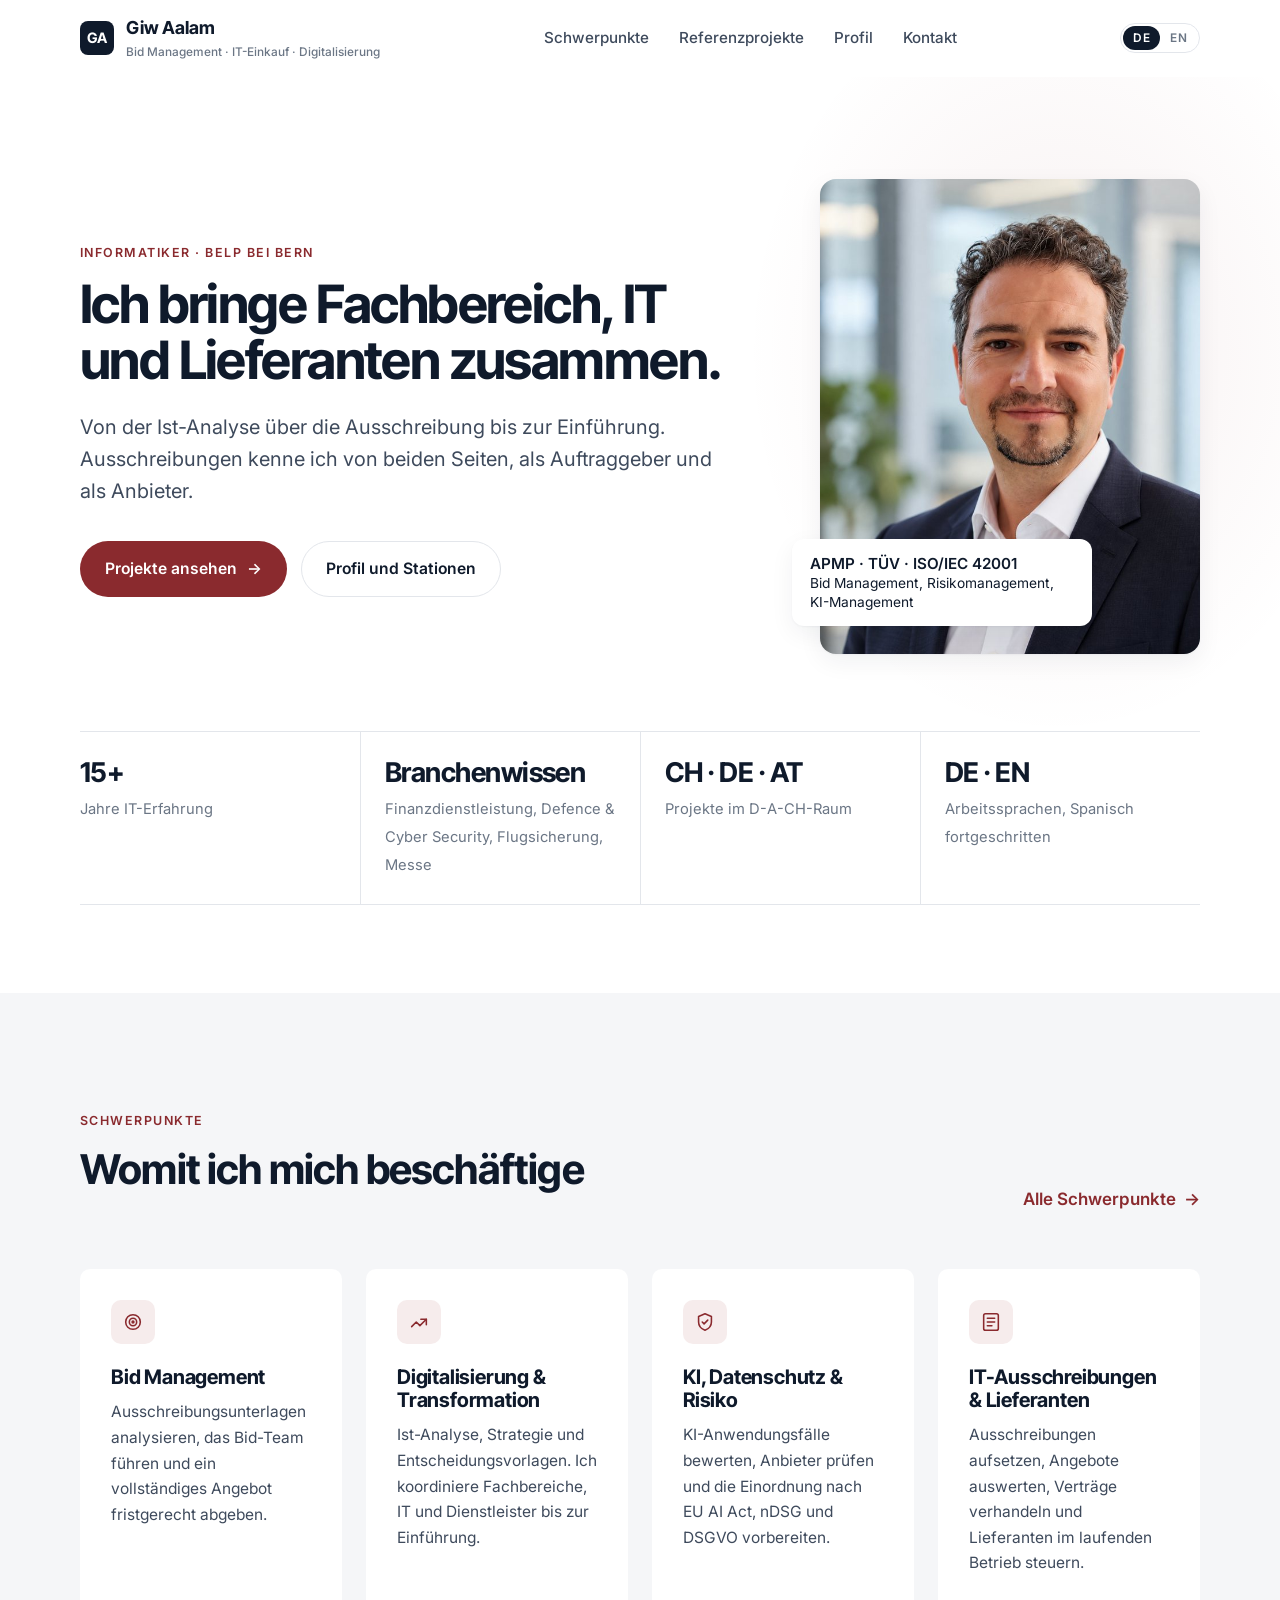
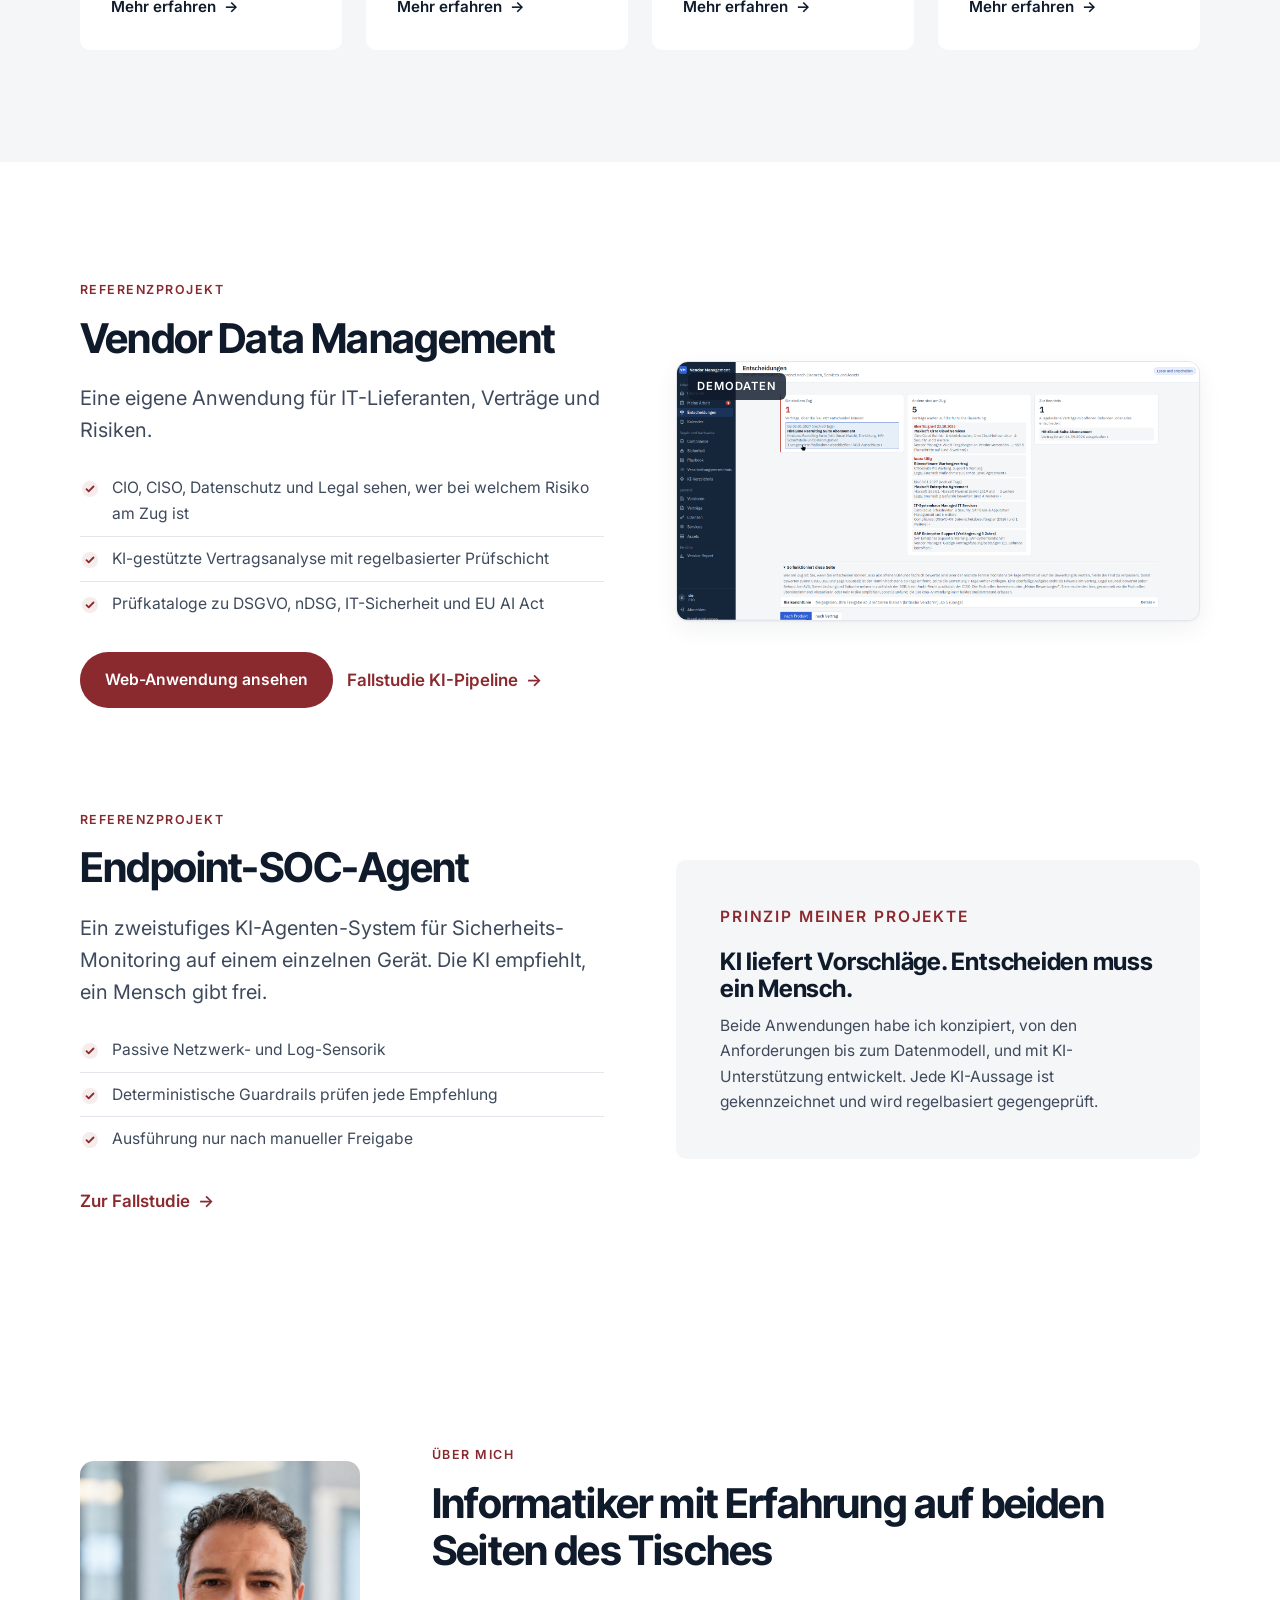
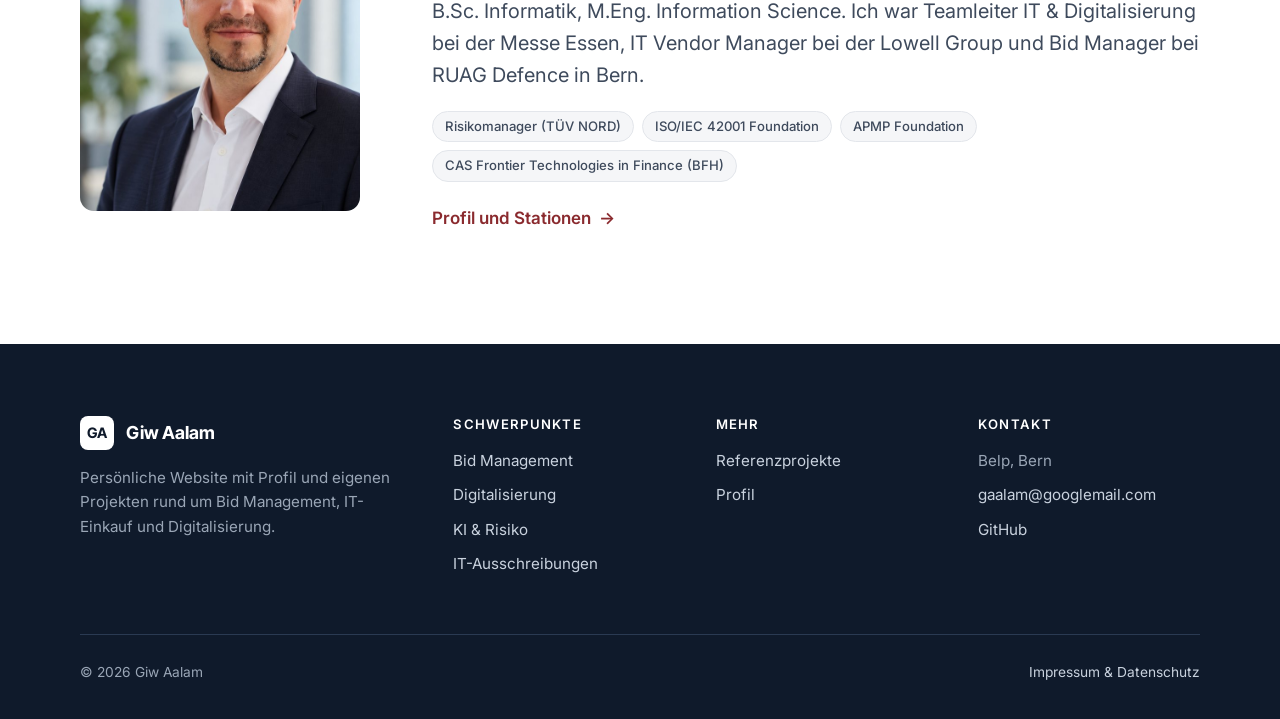
<file: index.html>
<!doctype html>
<html lang="de">
<head>
<meta charset="utf-8">
<meta name="viewport" content="width=device-width, initial-scale=1">
<meta name="google-site-verification" content="A7UXfhFZWaXhQzWZ7YZxfy1jRE7HxicbhE1LOJ9p0_E">
<title>Giw Aalam · Bid Management, IT-Einkauf und Digitalisierung</title>
<meta name="description" content="Persönliche Website von Giw Aalam: Profil, Stationen und eigene Projekte zu Bid Management, IT-Einkauf und Digitalisierung. Über 15 Jahre IT-Erfahrung als Teamleiter IT, IT Vendor Manager und Bid Manager. Belp bei Bern.">
<meta property="og:type" content="website">
<meta property="og:url" content="https://aalam.ch/">
<meta property="og:site_name" content="Giw Aalam">
<meta property="og:title" content="Giw Aalam · Bid Management, IT-Einkauf und Digitalisierung">
<meta property="og:description" content="Profil, Stationen und eigene Projekte zu Bid Management, IT-Einkauf und Digitalisierung.">
<meta property="og:image" content="https://aalam.ch/profil/giw-aalam.jpg">
<meta property="og:locale" content="de_CH">
<meta name="twitter:card" content="summary">
<link rel="canonical" href="https://aalam.ch/">
<script type="application/ld+json">
{
  "@context": "https://schema.org",
  "@graph": [
    { "@type": "WebSite", "@id": "https://aalam.ch/#website", "url": "https://aalam.ch/", "name": "Giw Aalam", "inLanguage": "de-CH", "publisher": { "@id": "https://aalam.ch/#giw" } },
    { "@type": "Person", "@id": "https://aalam.ch/#giw", "name": "Giw Aalam", "url": "https://aalam.ch/profil/", "email": "gaalam@googlemail.com", "jobTitle": "Bid Management, IT Vendor Management und Digitalisierung", "address": { "@type": "PostalAddress", "addressLocality": "Belp", "addressRegion": "BE", "addressCountry": "CH" }, "sameAs": ["https://github.com/Gaalam"] }
  ]
}
</script>
<link rel="preconnect" href="https://fonts.googleapis.com">
<link rel="preconnect" href="https://fonts.gstatic.com" crossorigin>
<link href="https://fonts.googleapis.com/css2?family=Inter:wght@400;500;600;700&family=Inter+Tight:wght@500;600;700&display=swap" rel="stylesheet">
<link rel="stylesheet" href="/assets/chrome.css?v=4">
<link rel="stylesheet" href="/assets/site.css?v=8">
</head>
<body>
<a class="skip" href="#main" data-hl="skip">Zum Inhalt</a>
<header class="site-header">
  <div class="container">
    <a class="brand" href="/"><span class="brand-mark">GA</span><span>Giw Aalam<small data-hl="brand.sub">Bid Management · IT-Einkauf · Digitalisierung</small></span></a>
    <nav class="nav" aria-label="Hauptnavigation">
      <a href="/leistungen/" data-hl="nav.leistungen">Schwerpunkte</a>
      <a href="/referenzprojekte/" data-hl="nav.referenzen">Referenzprojekte</a>
      <a href="/profil/" data-hl="nav.profil">Profil</a>
      <a href="/kontakt/" data-hl="nav.kontakt">Kontakt</a>
    </nav>
    <div class="nav-tools">
      <div class="lang" role="group" aria-label="Sprache"><button class="lang-btn" type="button" data-lang="de">DE</button><button class="lang-btn" type="button" data-lang="en">EN</button></div>
      <button class="menu-btn" type="button" aria-expanded="false" aria-label="Menü"><svg width="20" height="20" viewBox="0 0 20 20" fill="none" stroke="currentColor" stroke-width="1.8" stroke-linecap="round"><path d="M3 6h14M3 10h14M3 14h14"/></svg></button>
    </div>
  </div>
</header>

<main id="main">
<section class="hero">
  <div class="container hero-grid">
    <div>
      <p class="kicker" data-i18n="hero.kicker">Informatiker · Belp bei Bern</p>
      <h1 data-i18n="hero.h1">Ich bringe Fachbereich, IT und Lieferanten zusammen.</h1>
      <p class="lead" data-i18n="hero.lead">Von der Ist-Analyse über die Ausschreibung bis zur Einführung. Ausschreibungen kenne ich von beiden Seiten, als Auftraggeber und als Anbieter.</p>
      <div class="actions">
        <a class="btn btn-primary" href="/referenzprojekte/"><span data-i18n="hero.cta1">Projekte ansehen</span><span class="arr">→</span></a>
        <a class="btn btn-ghost" href="/profil/" data-i18n="hero.cta2">Profil und Stationen</a>
      </div>
    </div>
    <div class="hero-photo">
      <img src="/profil/giw-aalam.jpg" width="660" height="868" alt="Portrait von Giw Aalam" data-i18n-alt="hero.alt">
      <div class="badge"><strong>APMP · TÜV · ISO/IEC&nbsp;42001</strong><span data-i18n="hero.badge.d">Bid Management, Risikomanagement, KI-Management</span></div>
    </div>
  </div>
  <div class="container">
    <div class="facts" style="margin-top:clamp(48px,6vw,80px)">
      <div class="fact"><b>15+</b><span data-i18n="f1">Jahre IT-Erfahrung</span></div>
      <div class="fact"><b data-i18n="f2.b">Branchenwissen</b><span data-i18n="f2">Finanzdienstleistung, Defence &amp; Cyber Security, Flugsicherung, Messe</span></div>
      <div class="fact"><b>CH · DE · AT</b><span data-i18n="f3">Projekte im D-A-CH-Raum</span></div>
      <div class="fact"><b>DE · EN</b><span data-i18n="f4">Arbeitssprachen, Spanisch fortgeschritten</span></div>
    </div>
  </div>
</section>

<section class="soft" id="leistungen">
  <div class="container">
    <div class="section-head split reveal">
      <div>
        <p class="kicker" data-i18n="s1.kicker">Schwerpunkte</p>
        <h2 data-i18n="s1.h2">Womit ich mich beschäftige</h2>
      </div>
      <a class="link" href="/leistungen/" data-i18n="s1.all">Alle Schwerpunkte</a>
    </div>
    <div class="grid g4 reveal">
      <a class="card" href="/leistungen/#bid">
        <div class="icon"><svg viewBox="0 0 24 24" fill="none" stroke="currentColor" stroke-width="1.7" stroke-linecap="round" stroke-linejoin="round"><circle cx="12" cy="12" r="8"/><circle cx="12" cy="12" r="4"/><circle cx="12" cy="12" r="1"/></svg></div>
        <h3 data-i18n="s1.c4.t">Bid Management</h3>
        <p data-i18n="s1.c4.p">Ausschreibungsunterlagen analysieren, das Bid-Team führen und ein vollständiges Angebot fristgerecht abgeben.</p>
        <span class="link" data-i18n="more">Mehr erfahren</span>
      </a>

      <a class="card" href="/leistungen/#digitalisierung">
        <div class="icon"><svg viewBox="0 0 24 24" fill="none" stroke="currentColor" stroke-width="1.7" stroke-linecap="round" stroke-linejoin="round"><path d="M4 17l5-5 4 4 7-7"/><path d="M14 9h6v6"/></svg></div>
        <h3 data-i18n="s1.c1.t">Digitalisierung &amp; Transformation</h3>
        <p data-i18n="s1.c1.p">Ist-Analyse, Strategie und Entscheidungsvorlagen. Ich koordiniere Fachbereiche, IT und Dienstleister bis zur Einführung.</p>
        <span class="link" data-i18n="more">Mehr erfahren</span>
      </a>
      <a class="card" href="/leistungen/#ki">
        <div class="icon"><svg viewBox="0 0 24 24" fill="none" stroke="currentColor" stroke-width="1.7" stroke-linecap="round" stroke-linejoin="round"><path d="M12 3l7 3v6c0 4.5-3 7.5-7 9-4-1.5-7-4.5-7-9V6z"/><path d="M9 12l2 2 4-4"/></svg></div>
        <h3 data-i18n="s1.c2.t">KI, Datenschutz &amp; Risiko</h3>
        <p data-i18n="s1.c2.p">KI-Anwendungsfälle bewerten, Anbieter prüfen und die Einordnung nach EU AI Act, nDSG und DSGVO vorbereiten.</p>
        <span class="link" data-i18n="more">Mehr erfahren</span>
      </a>
      <a class="card" href="/leistungen/#einkauf">
        <div class="icon"><svg viewBox="0 0 24 24" fill="none" stroke="currentColor" stroke-width="1.7" stroke-linecap="round" stroke-linejoin="round"><rect x="4" y="3" width="16" height="18" rx="2"/><path d="M8 8h8M8 12h8M8 16h5"/></svg></div>
        <h3 data-i18n="s1.c3.t">IT-Ausschreibungen &amp; Lieferanten</h3>
        <p data-i18n="s1.c3.p">Ausschreibungen aufsetzen, Angebote auswerten, Verträge verhandeln und Lieferanten im laufenden Betrieb steuern.</p>
        <span class="link" data-i18n="more">Mehr erfahren</span>
      </a>    </div>
  </div>
</section>

<section id="projekte">
  <div class="container">
    <div class="feature reveal">
      <div>
        <p class="kicker" data-i18n="s2.kicker">Referenzprojekt</p>
        <h2 data-i18n="s2.h2">Vendor Data Management</h2>
        <p class="lead" data-i18n="s2.lead">Eine eigene Anwendung für IT-Lieferanten, Verträge und Risiken.</p>
        <ul class="checks">
          <li data-i18n="s2.l1">CIO, CISO, Datenschutz und Legal sehen, wer bei welchem Risiko am Zug ist</li>
          <li data-i18n="s2.l2">KI-gestützte Vertragsanalyse mit regelbasierter Prüfschicht</li>
          <li data-i18n="s2.l3">Prüfkataloge zu DSGVO, nDSG, IT-Sicherheit und EU AI Act</li>
        </ul>
        <div class="actions">
          <a class="btn btn-primary" href="/referenzprojekte/vendor-data-management/web-anwendung/" data-i18n="s2.cta1">Web-Anwendung ansehen</a>
          <a class="link" href="/referenzprojekte/vendor-data-management/" data-i18n="s2.cta2">Fallstudie KI-Pipeline</a>
        </div>
      </div>
      <figure class="shot">
        <span class="tag" data-i18n="demo">DEMODATEN</span>
        <img src="/referenzprojekte/vendor-data-management/web-anwendung/entscheidungen.png" width="1897" height="936" loading="lazy" alt="Vendor Data Management: Seite Entscheidungen mit offenen Risiken je Vertrag" data-i18n-alt="s2.alt">
      </figure>
    </div>
    <div class="feature reveal">
      <div>
        <p class="kicker" data-i18n="s3.kicker">Referenzprojekt</p>
        <h2 data-i18n="s3.h2">Endpoint-SOC-Agent</h2>
        <p class="lead" data-i18n="s3.lead">Ein zweistufiges KI-Agenten-System für Sicherheits-Monitoring auf einem einzelnen Gerät. Die KI empfiehlt, ein Mensch gibt frei.</p>
        <ul class="checks">
          <li data-i18n="s3.l1">Passive Netzwerk- und Log-Sensorik</li>
          <li data-i18n="s3.l2">Deterministische Guardrails prüfen jede Empfehlung</li>
          <li data-i18n="s3.l3">Ausführung nur nach manueller Freigabe</li>
        </ul>
        <a class="link" href="/referenzprojekte/endpoint-soc-agent/" data-i18n="s3.cta">Zur Fallstudie</a>
      </div>
      <div class="card" style="background:var(--bg-soft); border:0; padding:clamp(28px,4vw,44px)">
        <p class="kicker" data-i18n="s3.box.k">Prinzip meiner Projekte</p>
        <h3 style="font-size:1.5rem" data-i18n="s3.box.t">KI liefert Vorschläge. Entscheiden muss ein Mensch.</h3>
        <p style="margin:0" data-i18n="s3.box.p">Beide Anwendungen habe ich konzipiert, von den Anforderungen bis zum Datenmodell, und mit KI-Unterstützung entwickelt. Jede KI-Aussage ist gekennzeichnet und wird regelbasiert gegengeprüft.</p>
      </div>
    </div>
  </div>
</section>

<section>
  <div class="container about reveal">
    <img src="/profil/giw-aalam.jpg" width="660" height="868" loading="lazy" alt="Giw Aalam" data-i18n-alt="about.alt">
    <div>
      <p class="kicker" data-i18n="about.kicker">Über mich</p>
      <h2 data-i18n="about.h2">Informatiker mit Erfahrung auf beiden Seiten des Tisches</h2>
      <p class="lead" data-i18n="about.lead">B.Sc. Informatik, M.Eng. Information Science. Ich war Teamleiter IT &amp; Digitalisierung bei der Messe Essen, IT Vendor Manager bei der Lowell Group und Bid Manager bei RUAG Defence in Bern.</p>
      <ul class="pills">
        <li data-i18n="about.p1">Risikomanager (TÜV NORD)</li>
        <li>ISO/IEC 42001 Foundation</li>
        <li>APMP Foundation</li>
        <li data-i18n="about.p2">CAS Frontier Technologies in Finance (BFH)</li>
      </ul>
      <a class="link" href="/profil/" data-i18n="about.cta">Profil und Stationen</a>
    </div>
  </div>
</section>

</main>

<footer class="site-footer">
  <div class="container">
    <div class="foot-grid">
      <div>
        <a class="brand" href="/"><span class="brand-mark">GA</span><span>Giw Aalam</span></a>
        <p data-hl="ft.p">Persönliche Website mit Profil und eigenen Projekten rund um Bid Management, IT-Einkauf und Digitalisierung.</p>
      </div>
      <div>
        <h4 data-hl="ft.h1">Schwerpunkte</h4>
        <ul>
          <li><a href="/leistungen/#bid">Bid Management</a></li>
          <li><a href="/leistungen/#digitalisierung" data-hl="ft.l1">Digitalisierung</a></li>
          <li><a href="/leistungen/#ki" data-hl="ft.l2">KI &amp; Risiko</a></li>
          <li><a href="/leistungen/#einkauf" data-hl="ft.l3">IT-Ausschreibungen</a></li>
        </ul>
      </div>
      <div>
        <h4 data-hl="ft.h2">Mehr</h4>
        <ul>
          <li><a href="/referenzprojekte/" data-hl="nav.referenzen">Referenzprojekte</a></li>
          <li><a href="/profil/" data-hl="nav.profil">Profil</a></li>
        </ul>
      </div>
      <div>
        <h4 data-hl="nav.kontakt">Kontakt</h4>
        <ul>
          <li>Belp, Bern</li>
          <li><a href="mailto:gaalam@googlemail.com">gaalam@googlemail.com</a></li>
          <li><a href="https://github.com/Gaalam">GitHub</a></li>
        </ul>
      </div>
    </div>
    <div class="foot-bottom">
      <span>© 2026 Giw Aalam</span>
      <a href="/rechtliches/" data-hl="ft.legal">Impressum &amp; Datenschutz</a>
    </div>
  </div>
</footer>

<script>
window.EN = {
  title: "Giw Aalam · Bid management, IT procurement and digitalisation",
  description: "Personal website of Giw Aalam: profile, career and own projects on bid management, IT procurement and digitalisation. Over 15 years of IT experience as IT team lead, IT vendor manager and bid manager. Belp near Bern.",
  "hero.kicker": "Computer scientist · Belp near Bern",
  "hero.h1": "I bring business units, IT and suppliers together.",
  "hero.lead": "From the as-is analysis through the tender to go-live. I know tenders from both sides, as the buyer and as the bidder.",
  "hero.cta1": "View projects", "hero.cta2": "Profile and career",
  "hero.alt": "Portrait of Giw Aalam",
  "hero.badge.d": "Bid management, risk management, AI management",
  "f1": "years of IT experience", "f2.b": "Industry know-how", "f2": "Financial services, defence &amp; cyber security, air traffic control, trade fairs", "f3": "Projects across the D-A-CH region", "f4": "Working languages, Spanish intermediate",
  "s1.kicker": "Focus areas",
  "s1.h2": "What I work on",
  "s1.all": "All focus areas",
  "s1.c1.t": "Digitalisation &amp; transformation",
  "s1.c1.p": "As-is analysis, strategy and decision papers. I coordinate business units, IT and service providers through to go-live.",
  "s1.c2.t": "AI, data protection &amp; risk",
  "s1.c2.p": "Assess AI use cases, review vendors and prepare the classification under the EU AI Act, Swiss FADP and GDPR.",
  "s1.c3.t": "IT tenders &amp; suppliers",
  "s1.c3.p": "Set up tenders, evaluate bids, negotiate contracts and steer suppliers in day-to-day operations.",
  "s1.c4.t": "Bid management",
  "s1.c4.p": "Analyse tender documents, lead the bid team and submit a complete proposal on time.",
  "more": "Learn more",
  "s2.kicker": "Reference project", "s2.h2": "Vendor Data Management",
  "s2.lead": "My own application for IT suppliers, contracts and risks.",
  "s2.l1": "CIO, CISO, data protection and legal see whose turn it is on each risk",
  "s2.l2": "AI-assisted contract analysis with a rule-based check layer",
  "s2.l3": "Check catalogues for GDPR, Swiss FADP, IT security and the EU AI Act",
  "s2.cta1": "View the web application", "s2.cta2": "Case study: AI pipeline",
  "demo": "DEMO DATA",
  "s2.alt": "Vendor Data Management: decisions page with open risks per contract",
  "s3.kicker": "Reference project", "s3.h2": "Endpoint SOC agent",
  "s3.lead": "A two-stage AI agent system for security monitoring on a single device. The AI recommends, a human approves.",
  "s3.l1": "Passive network and log sensors", "s3.l2": "Deterministic guardrails check every recommendation", "s3.l3": "Execution only after manual approval",
  "s3.cta": "Read the case study",
  "s3.box.k": "The principle behind my projects",
  "s3.box.t": "AI makes suggestions. A human has to decide.",
  "s3.box.p": "I designed both applications, from the requirements to the data model, and developed them with AI assistance. Every AI statement is labelled and checked against rules.",
  "about.alt": "Giw Aalam", "about.kicker": "About me",
  "about.h2": "A computer scientist who has sat on both sides of the table",
  "about.lead": "B.Sc. Computer Science, M.Eng. Information Science. I was IT &amp; digitalisation team lead at Messe Essen, IT vendor manager at the Lowell Group and bid manager at RUAG Defence in Bern.",
  "about.p1": "Risk manager (TÜV NORD)", "about.p2": "CAS Frontier Technologies in Finance (BFH)",
  "about.cta": "Profile and career",
};
</script>
<script src="/assets/site.js"></script>
</body>
</html>
</file>
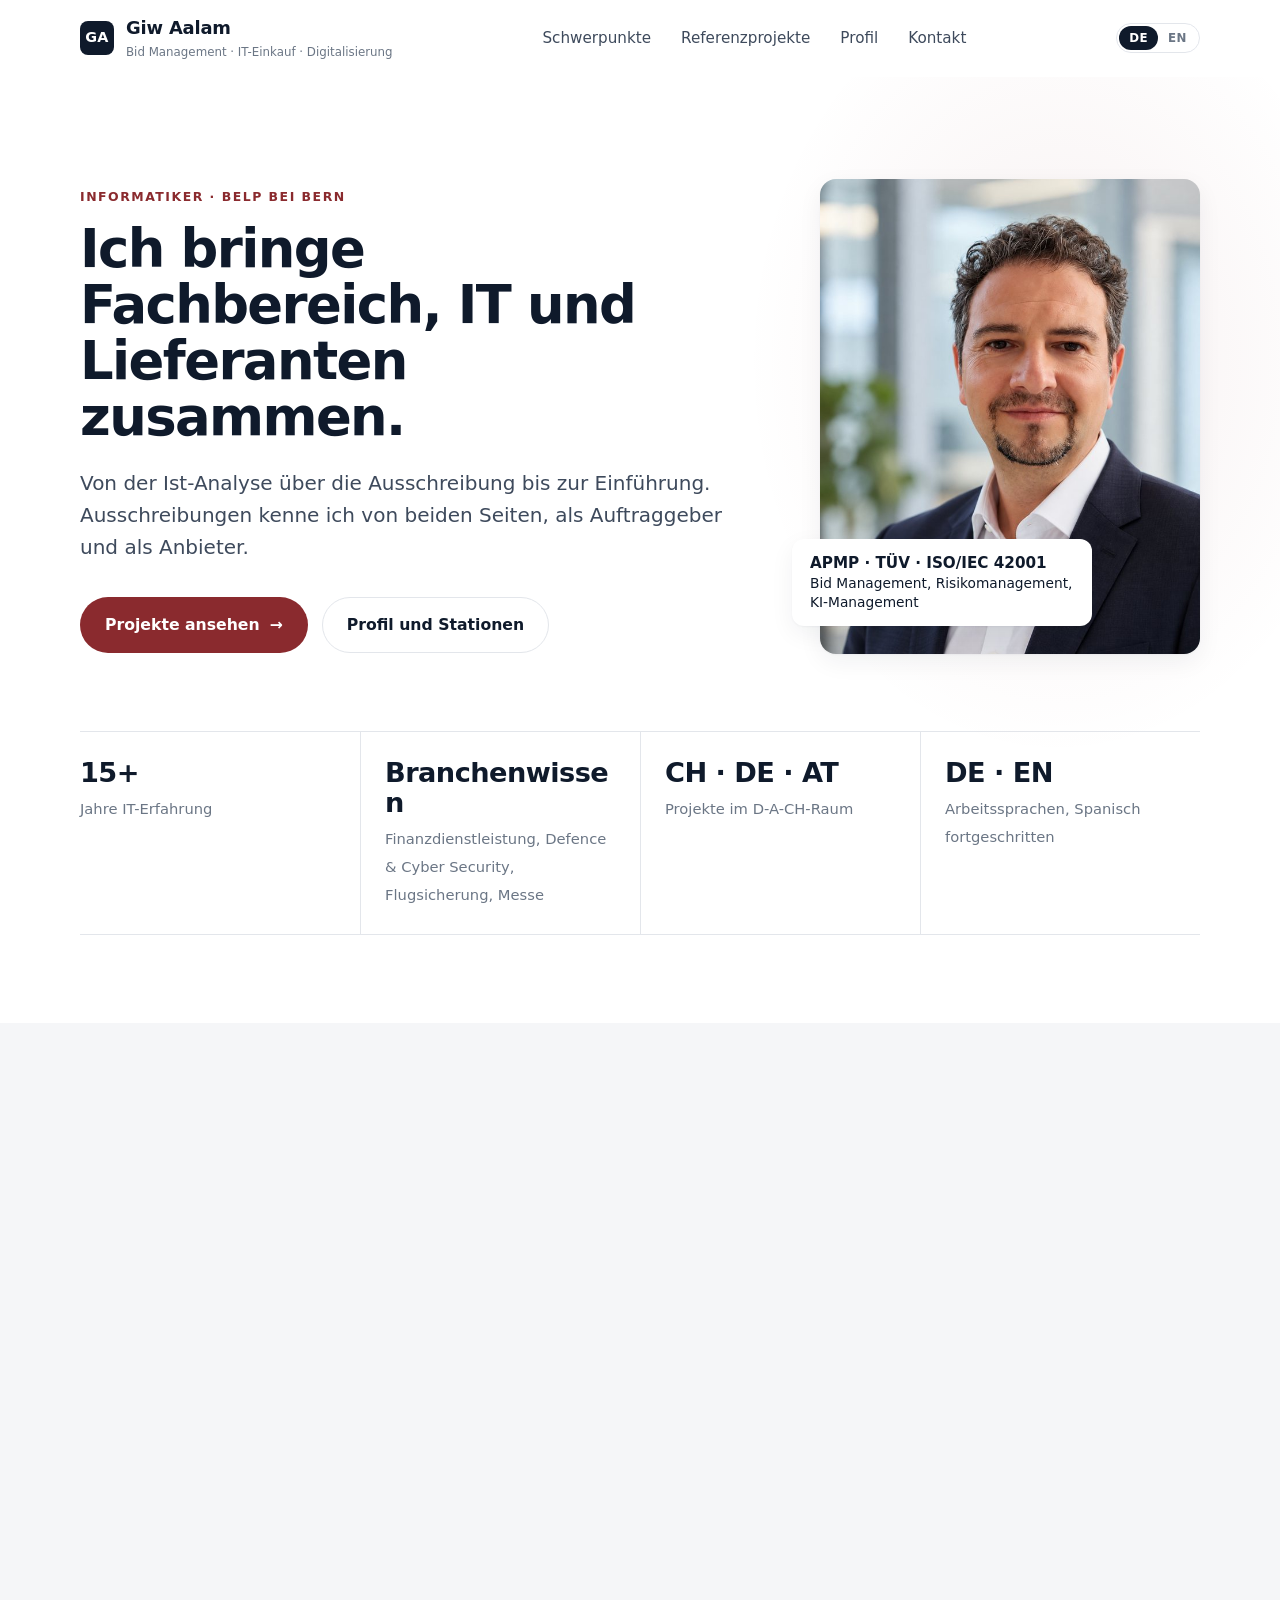
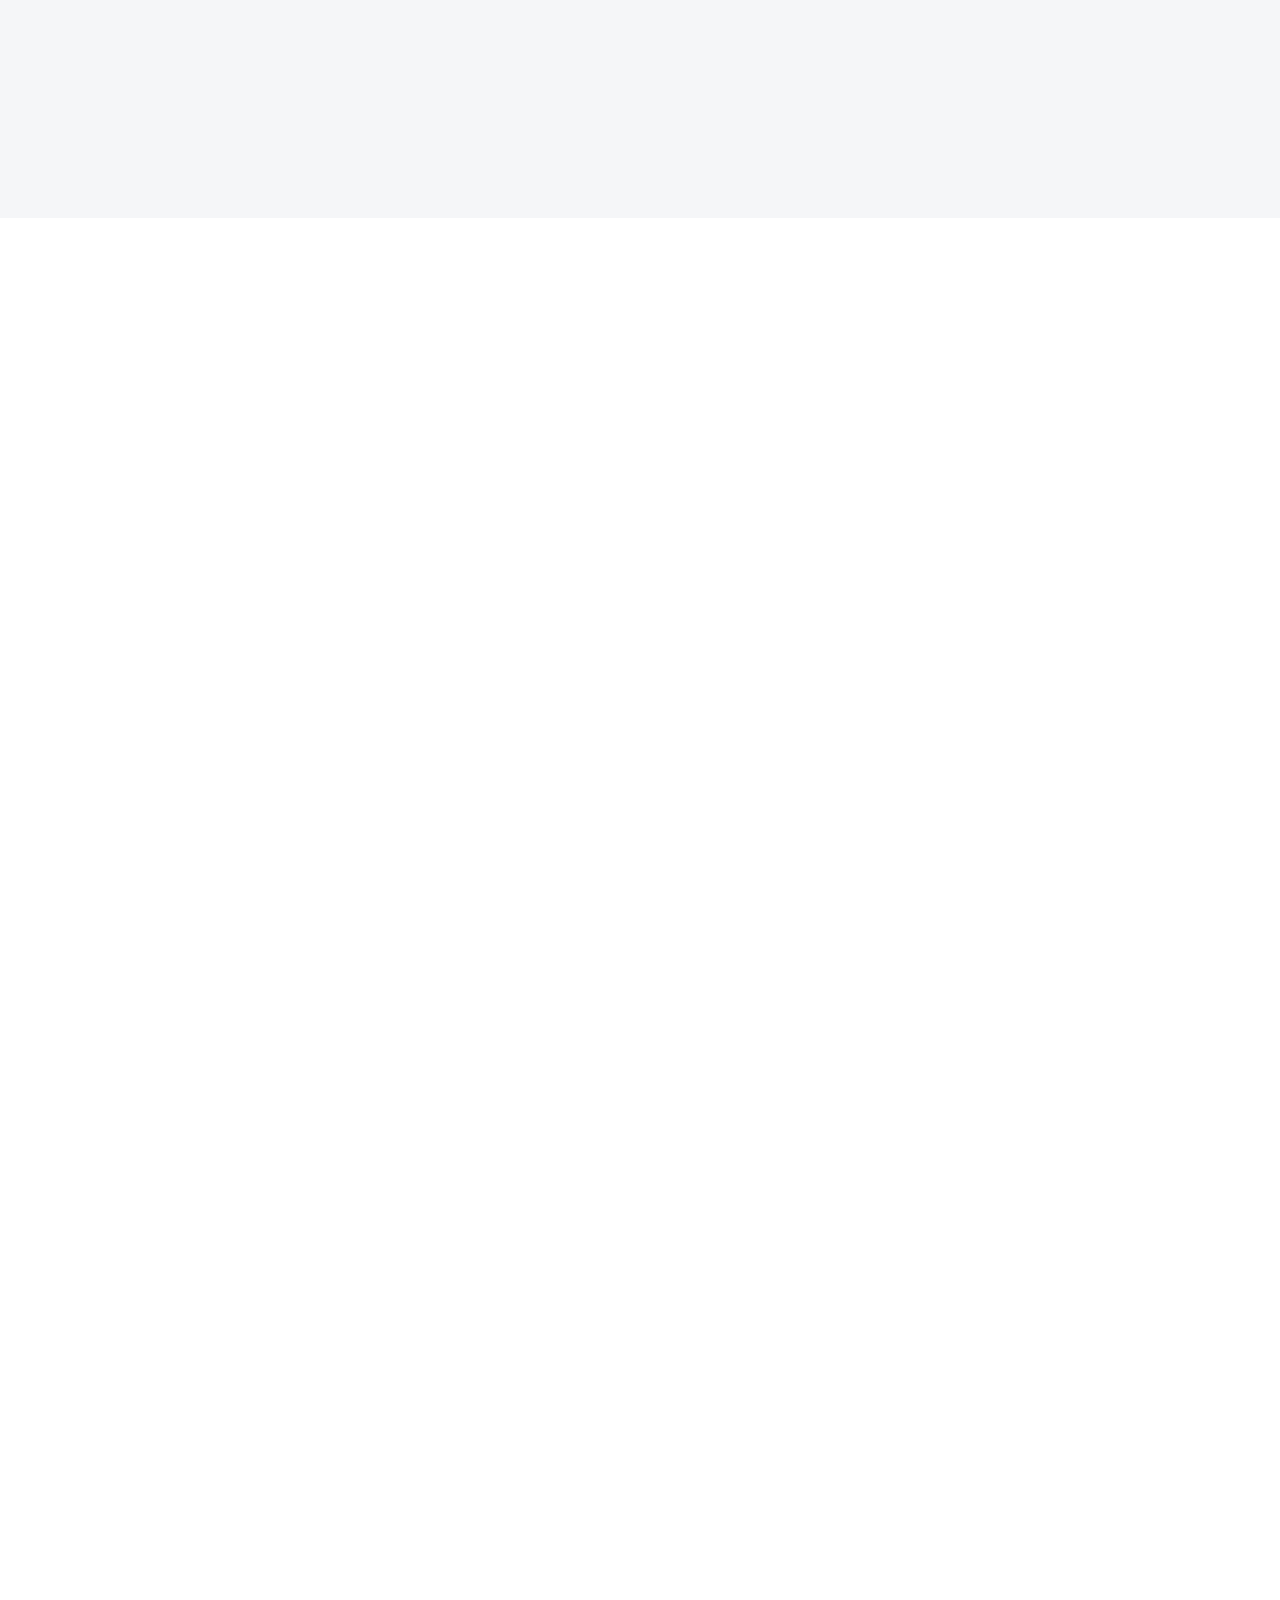
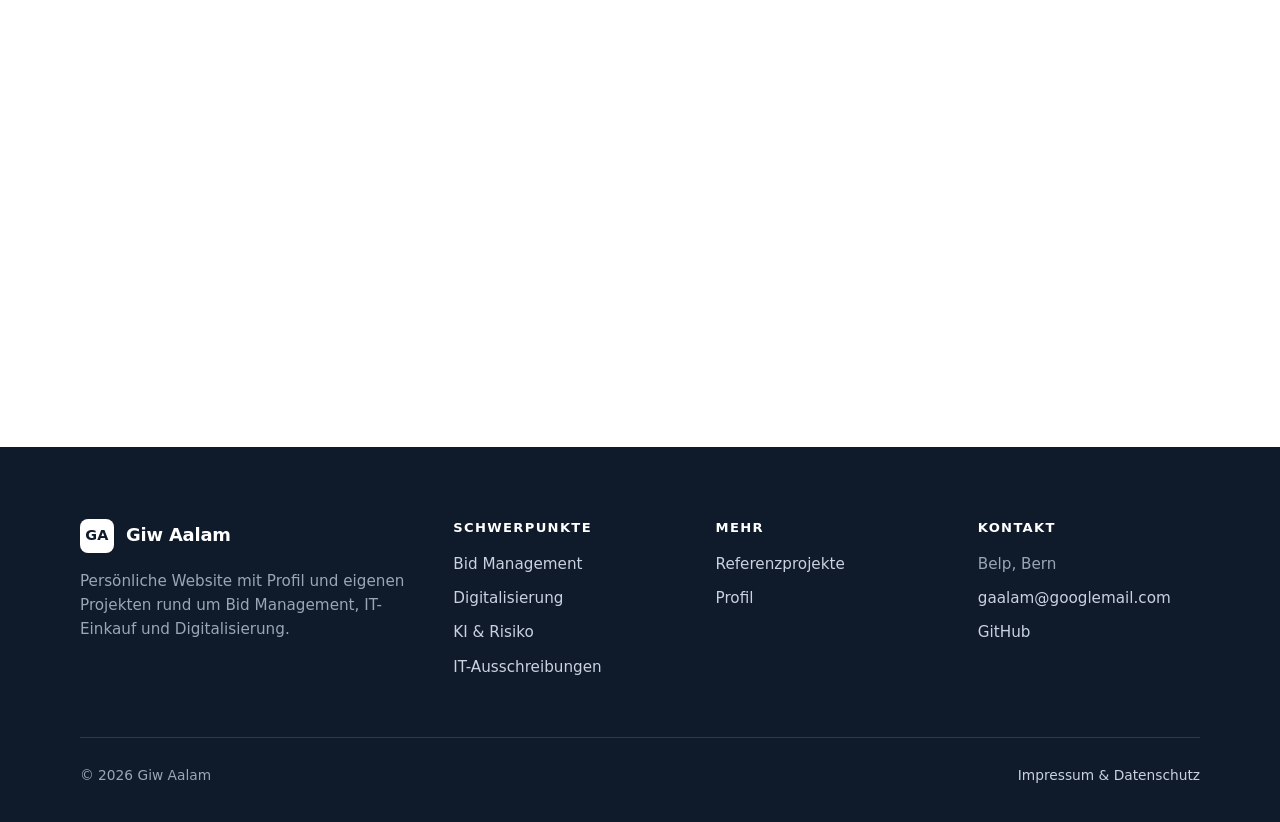
<file: ki-verordnung-check/index.html>
<!doctype html>
<html lang="de">
<head>
<meta charset="utf-8">
<meta name="robots" content="noindex">
<title>Giw Aalam</title>
<link rel="canonical" href="https://aalam.ch/">
<meta http-equiv="refresh" content="0; url=/">
</head>
<body>
<p><a href="/">Weiter zu aalam.ch</a></p>
</body>
</html>
</file>
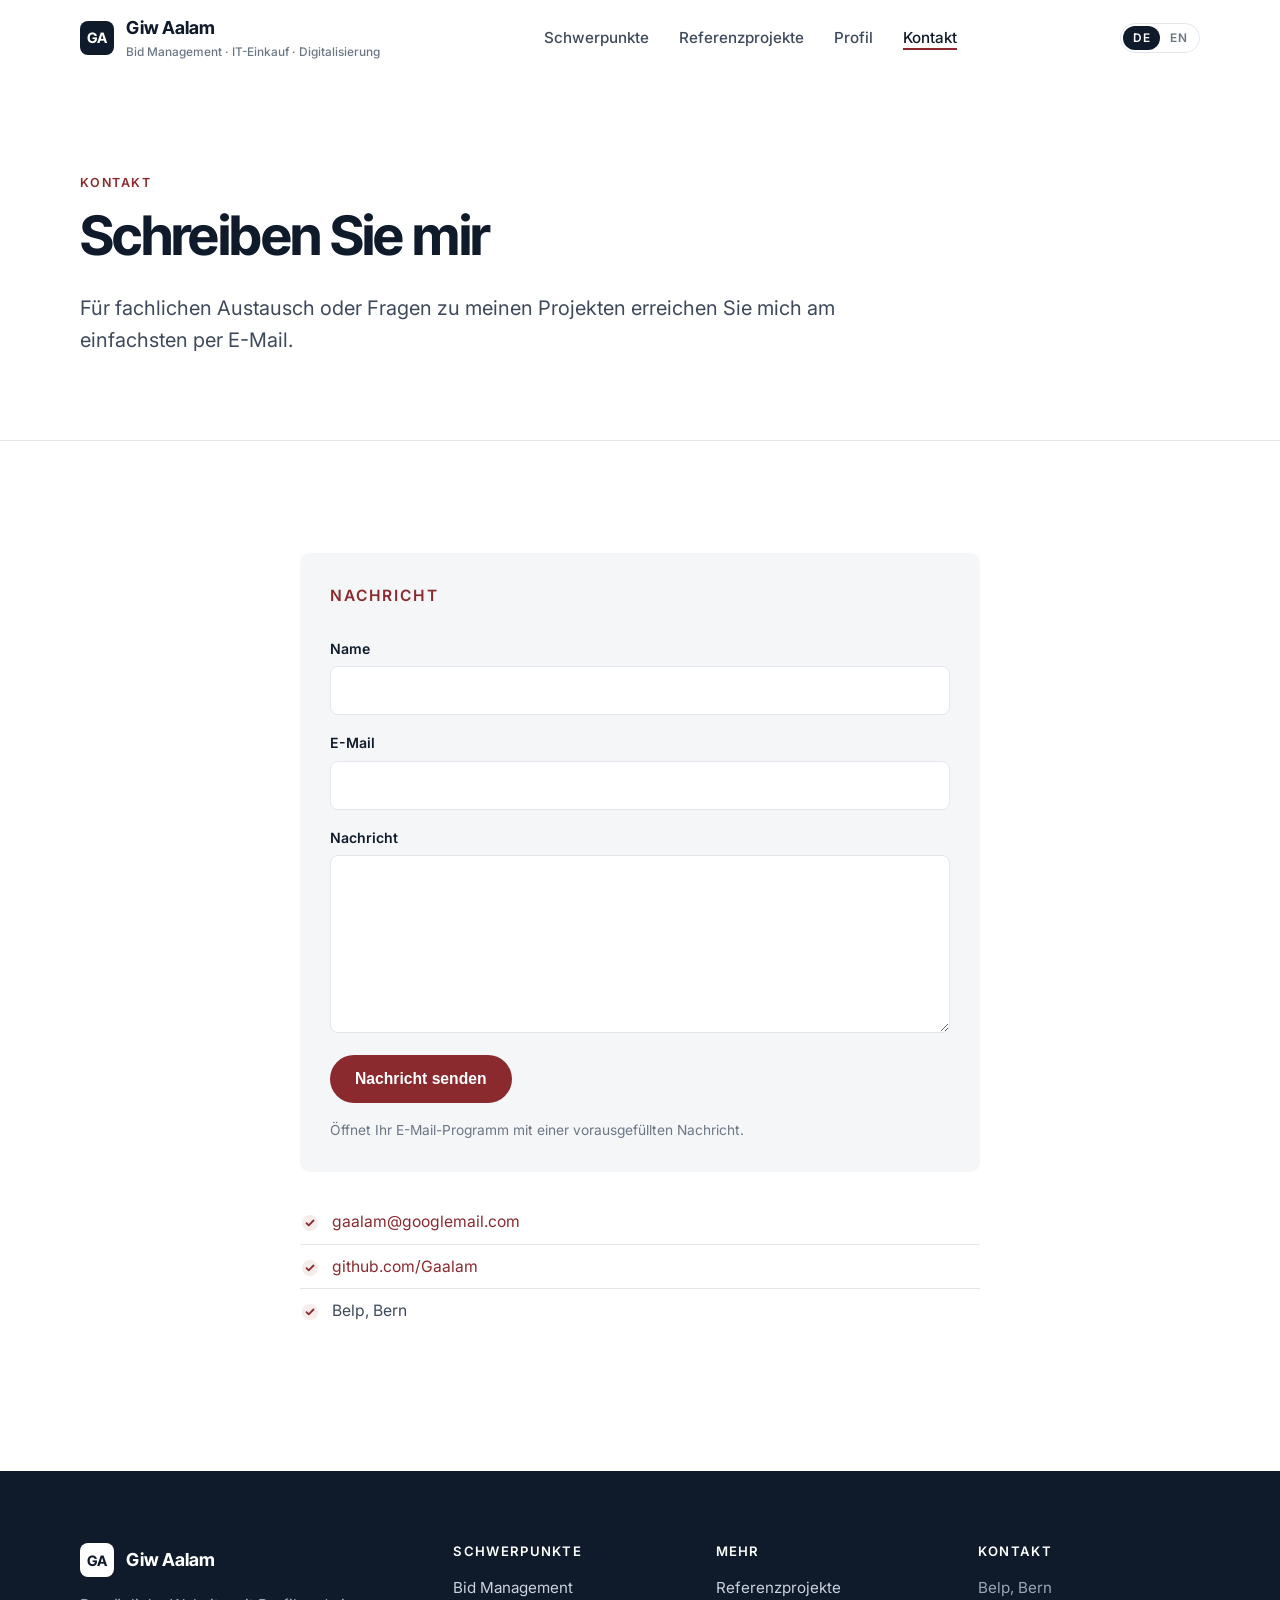
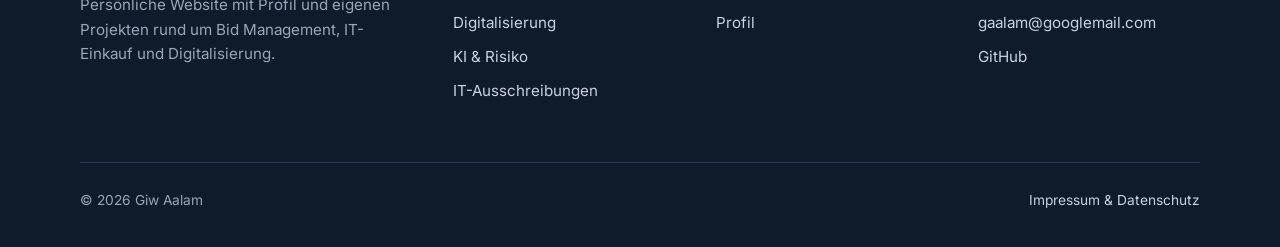
<file: kontakt/index.html>
<!doctype html>
<html lang="de">
<head>
<meta charset="utf-8">
<meta name="viewport" content="width=device-width, initial-scale=1">
<title>Kontakt · Giw Aalam</title>
<meta name="description" content="Kontakt zu Giw Aalam per E-Mail.">
<meta property="og:type" content="website">
<meta property="og:url" content="https://aalam.ch/kontakt/">
<meta property="og:site_name" content="Giw Aalam">
<meta property="og:title" content="Kontakt · Giw Aalam">
<meta property="og:description" content="Kontakt zu Giw Aalam per E-Mail.">
<meta property="og:image" content="https://aalam.ch/profil/giw-aalam.jpg">
<meta property="og:locale" content="de_CH">
<meta name="twitter:card" content="summary">
<link rel="canonical" href="https://aalam.ch/kontakt/">
<link rel="preconnect" href="https://fonts.googleapis.com">
<link rel="preconnect" href="https://fonts.gstatic.com" crossorigin>
<link href="https://fonts.googleapis.com/css2?family=Inter:wght@400;500;600;700&family=Inter+Tight:wght@500;600;700&display=swap" rel="stylesheet">
<link rel="stylesheet" href="/assets/chrome.css?v=4">
<link rel="stylesheet" href="/assets/site.css?v=8">
</head>
<body>
<a class="skip" href="#main" data-hl="skip">Zum Inhalt</a>
<header class="site-header">
  <div class="container">
    <a class="brand" href="/"><span class="brand-mark">GA</span><span>Giw Aalam<small data-hl="brand.sub">Bid Management · IT-Einkauf · Digitalisierung</small></span></a>
    <nav class="nav" aria-label="Hauptnavigation">
      <a href="/leistungen/" data-hl="nav.leistungen">Schwerpunkte</a>
      <a href="/referenzprojekte/" data-hl="nav.referenzen">Referenzprojekte</a>
      <a href="/profil/" data-hl="nav.profil">Profil</a>
      <a href="/kontakt/" data-hl="nav.kontakt" aria-current="page">Kontakt</a>
    </nav>
    <div class="nav-tools">
      <div class="lang" role="group" aria-label="Sprache"><button class="lang-btn" type="button" data-lang="de">DE</button><button class="lang-btn" type="button" data-lang="en">EN</button></div>
      <button class="menu-btn" type="button" aria-expanded="false" aria-label="Menü"><svg width="20" height="20" viewBox="0 0 20 20" fill="none" stroke="currentColor" stroke-width="1.8" stroke-linecap="round"><path d="M3 6h14M3 10h14M3 14h14"/></svg></button>
    </div>
  </div>
</header>

<main id="main">
<section class="page-hero">
  <div class="container">
    <p class="kicker" data-i18n="hero.k">Kontakt</p>
    <h1 data-i18n="hero.h1">Schreiben Sie mir</h1>
    <p class="lead" data-i18n="hero.lead">Für fachlichen Austausch oder Fragen zu meinen Projekten erreichen Sie mich am einfachsten per E-Mail.</p>
  </div>
</section>

<section>
  <div class="container narrow">
    <div class="card" style="background:var(--bg-soft); border:0">
      <p class="kicker" data-i18n="mail.k">Nachricht</p>
      <form id="contact-form" class="form">
        <label for="cf-name" data-i18n="f.name">Name</label>
        <input type="text" id="cf-name" name="name" required autocomplete="name">
        <label for="cf-email" data-i18n="f.email">E-Mail</label>
        <input type="email" id="cf-email" name="email" required autocomplete="email">
        <label for="cf-message" data-i18n="f.msg">Nachricht</label>
        <textarea id="cf-message" name="message" rows="6" required></textarea>
        <button class="btn btn-primary" type="submit" data-i18n="f.send">Nachricht senden</button>
        <p class="muted" style="font-size:.86rem;margin:10px 0 0" data-i18n="f.hint">Öffnet Ihr E-Mail-Programm mit einer vorausgefüllten Nachricht.</p>
      </form>
    </div>
    <ul class="checks" style="margin-top:28px">
      <li><a href="mailto:gaalam@googlemail.com">gaalam@googlemail.com</a></li>
      <li><a href="https://github.com/Gaalam">github.com/Gaalam</a></li>
      <li>Belp, Bern</li>
    </ul>
  </div>
</section>
</main>

<footer class="site-footer">
  <div class="container">
    <div class="foot-grid">
      <div>
        <a class="brand" href="/"><span class="brand-mark">GA</span><span>Giw Aalam</span></a>
        <p data-hl="ft.p">Persönliche Website mit Profil und eigenen Projekten rund um Bid Management, IT-Einkauf und Digitalisierung.</p>
      </div>
      <div>
        <h4 data-hl="ft.h1">Schwerpunkte</h4>
        <ul>
          <li><a href="/leistungen/#bid">Bid Management</a></li>
          <li><a href="/leistungen/#digitalisierung" data-hl="ft.l1">Digitalisierung</a></li>
          <li><a href="/leistungen/#ki" data-hl="ft.l2">KI &amp; Risiko</a></li>
          <li><a href="/leistungen/#einkauf" data-hl="ft.l3">IT-Ausschreibungen</a></li>
        </ul>
      </div>
      <div>
        <h4 data-hl="ft.h2">Mehr</h4>
        <ul>
          <li><a href="/referenzprojekte/" data-hl="nav.referenzen">Referenzprojekte</a></li>
          <li><a href="/profil/" data-hl="nav.profil">Profil</a></li>
        </ul>
      </div>
      <div>
        <h4 data-hl="nav.kontakt">Kontakt</h4>
        <ul>
          <li>Belp, Bern</li>
          <li><a href="mailto:gaalam@googlemail.com">gaalam@googlemail.com</a></li>
          <li><a href="https://github.com/Gaalam">GitHub</a></li>
        </ul>
      </div>
    </div>
    <div class="foot-bottom">
      <span>© 2026 Giw Aalam</span>
      <a href="/rechtliches/" data-hl="ft.legal">Impressum &amp; Datenschutz</a>
    </div>
  </div>
</footer>

<script>
window.EN = {
 "title": "Contact · Giw Aalam",
 "description": "Contact Giw Aalam by email.",
 "hero.k": "Contact",
 "hero.h1": "Write to me",
 "hero.lead": "For professional exchange or questions about my projects, email is the easiest way to reach me.",
 "mail.k": "Message",
 "f.name": "Name",
 "f.email": "Email",
 "f.msg": "Message",
 "f.send": "Send message",
 "f.hint": "Opens your email program with a pre-filled message."
};
</script>
<script>
document.getElementById('contact-form').addEventListener('submit', function(e){
  e.preventDefault();
  const en = document.documentElement.lang === 'en';
  const name = document.getElementById('cf-name').value.trim();
  const email = document.getElementById('cf-email').value.trim();
  const msg = document.getElementById('cf-message').value.trim();
  const subject = (en ? 'Message via aalam.ch from ' : 'Nachricht über aalam.ch von ') + name;
  const body = msg + '\n\n' + name + '\n' + email;
  window.location.href = 'mailto:gaalam@googlemail.com?subject=' + encodeURIComponent(subject) + '&body=' + encodeURIComponent(body);
});
</script>
<script src="/assets/site.js"></script>
</body>
</html>
</file>
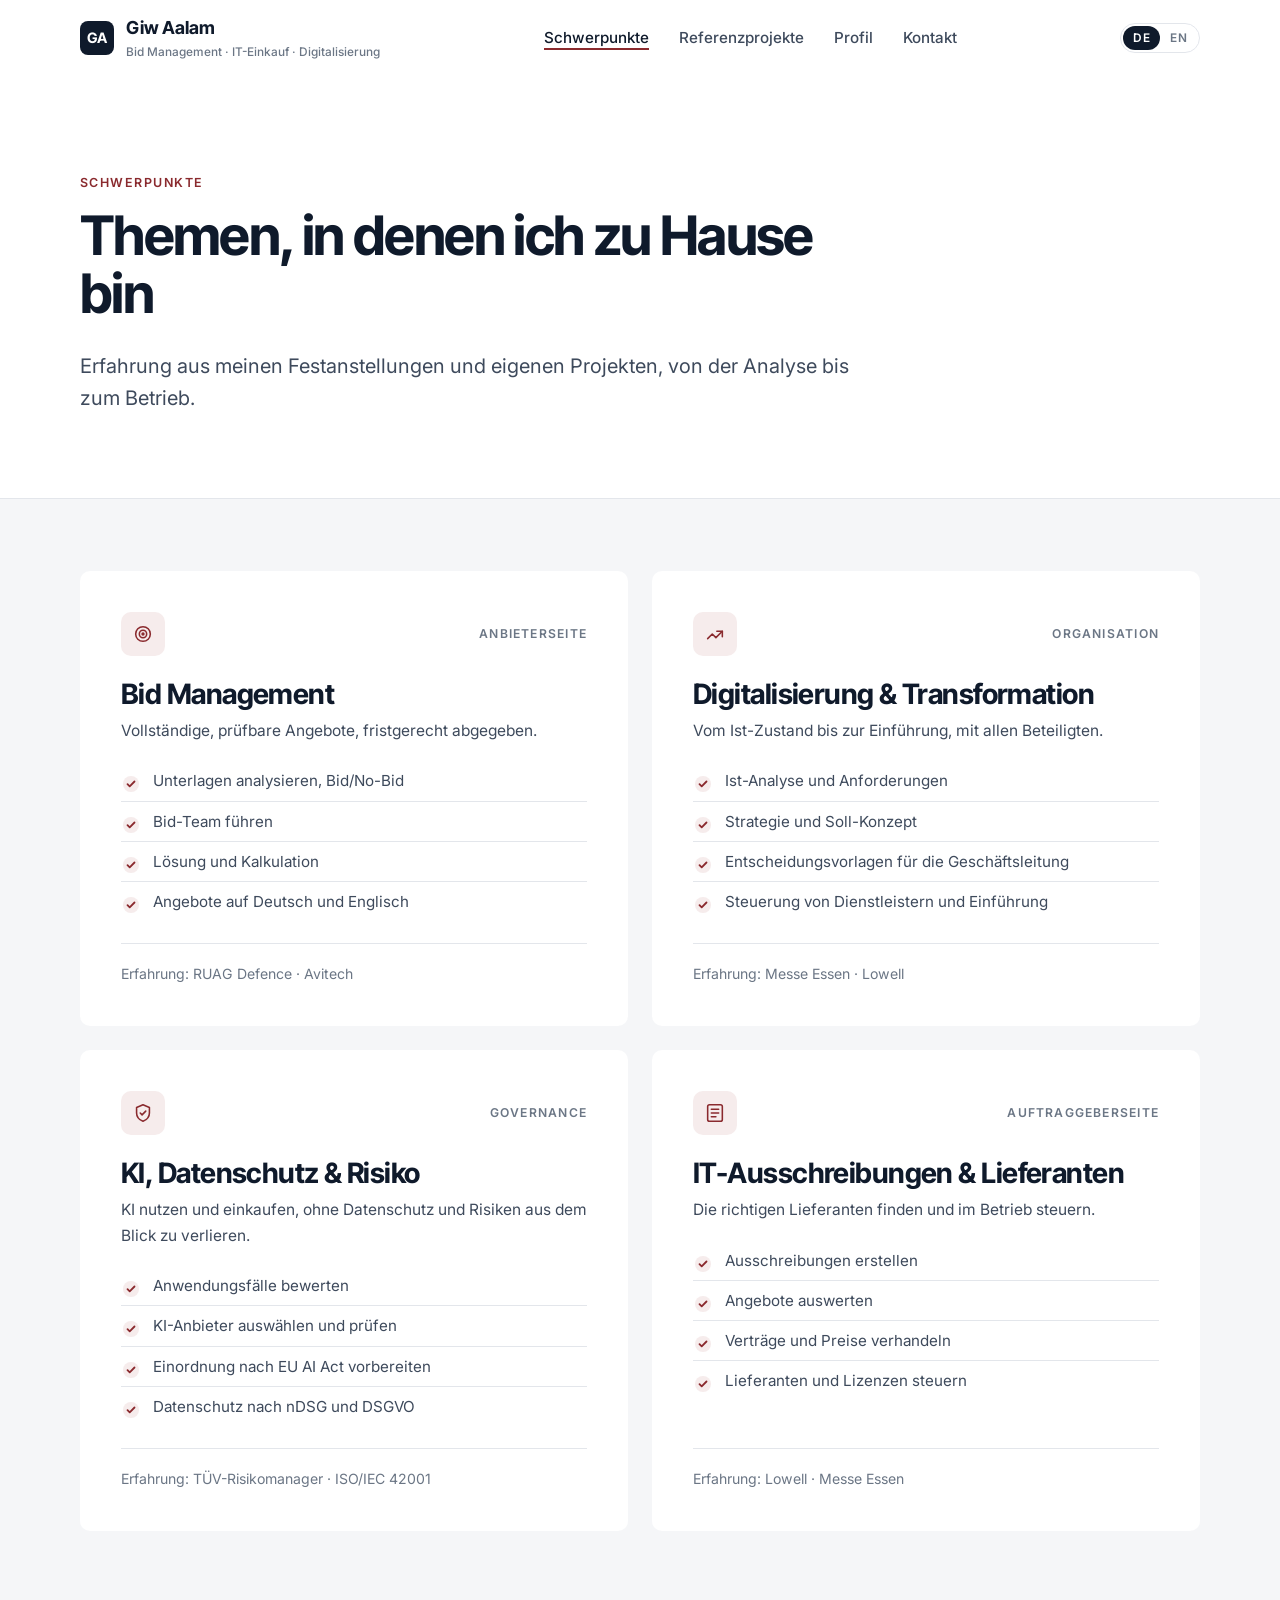
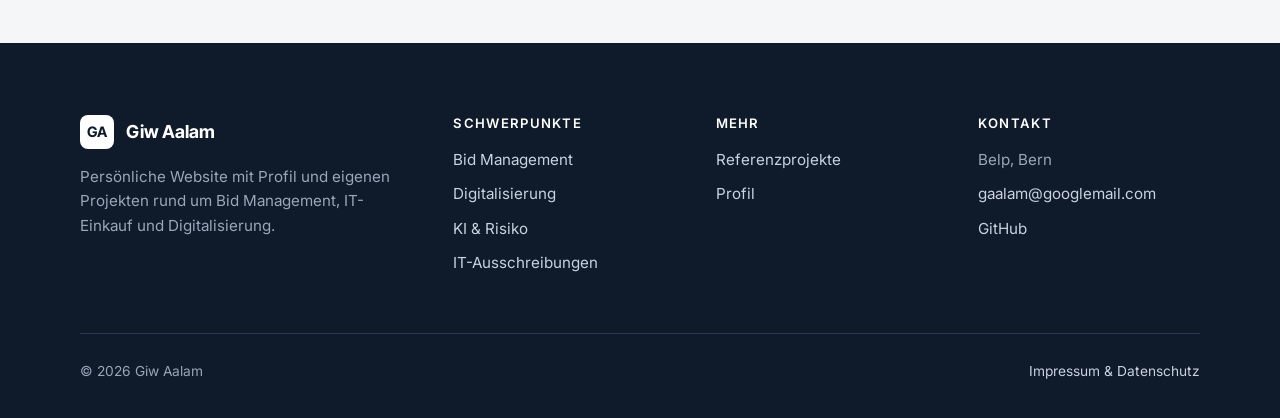
<file: leistungen/index.html>
<!doctype html>
<html lang="de">
<head>
<meta charset="utf-8">
<meta name="viewport" content="width=device-width, initial-scale=1">
<title>Schwerpunkte · Giw Aalam</title>
<meta name="description" content="Fachliche Schwerpunkte von Giw Aalam: Digitalisierung, KI und Datenschutz, IT-Ausschreibungen und Bid Management, mit Erfahrung aus Festanstellungen und eigenen Projekten.">
<meta property="og:type" content="website">
<meta property="og:url" content="https://aalam.ch/leistungen/">
<meta property="og:site_name" content="Giw Aalam">
<meta property="og:title" content="Schwerpunkte · Giw Aalam">
<meta property="og:description" content="Fachliche Schwerpunkte von Giw Aalam: Digitalisierung, KI und Datenschutz, IT-Ausschreibungen und Bid Management, mit Erfahrung aus Festanstellungen und eigenen Projekten.">
<meta property="og:image" content="https://aalam.ch/profil/giw-aalam.jpg">
<meta property="og:locale" content="de_CH">
<meta name="twitter:card" content="summary">
<link rel="canonical" href="https://aalam.ch/leistungen/">
<link rel="preconnect" href="https://fonts.googleapis.com">
<link rel="preconnect" href="https://fonts.gstatic.com" crossorigin>
<link href="https://fonts.googleapis.com/css2?family=Inter:wght@400;500;600;700&family=Inter+Tight:wght@500;600;700&display=swap" rel="stylesheet">
<link rel="stylesheet" href="/assets/chrome.css?v=4">
<link rel="stylesheet" href="/assets/site.css?v=8">
</head>
<body>
<a class="skip" href="#main" data-hl="skip">Zum Inhalt</a>
<header class="site-header">
  <div class="container">
    <a class="brand" href="/"><span class="brand-mark">GA</span><span>Giw Aalam<small data-hl="brand.sub">Bid Management · IT-Einkauf · Digitalisierung</small></span></a>
    <nav class="nav" aria-label="Hauptnavigation">
      <a href="/leistungen/" data-hl="nav.leistungen" aria-current="page">Schwerpunkte</a>
      <a href="/referenzprojekte/" data-hl="nav.referenzen">Referenzprojekte</a>
      <a href="/profil/" data-hl="nav.profil">Profil</a>
      <a href="/kontakt/" data-hl="nav.kontakt">Kontakt</a>
    </nav>
    <div class="nav-tools">
      <div class="lang" role="group" aria-label="Sprache"><button class="lang-btn" type="button" data-lang="de">DE</button><button class="lang-btn" type="button" data-lang="en">EN</button></div>
      <button class="menu-btn" type="button" aria-expanded="false" aria-label="Menü"><svg width="20" height="20" viewBox="0 0 20 20" fill="none" stroke="currentColor" stroke-width="1.8" stroke-linecap="round"><path d="M3 6h14M3 10h14M3 14h14"/></svg></button>
    </div>
  </div>
</header>

<main id="main">
<section class="page-hero">
  <div class="container">
    <p class="kicker" data-i18n="hero.k">Schwerpunkte</p>
    <h1 data-i18n="hero.h1">Themen, in denen ich zu Hause bin</h1>
    <p class="lead" data-i18n="hero.lead">Erfahrung aus meinen Festanstellungen und eigenen Projekten, von der Analyse bis zum Betrieb.</p>
  </div>
</section>

<section class="soft" style="padding-top:clamp(48px,6vw,72px)">
  <div class="container">
    <div class="grid g2 services reveal">
      <article class="card service" id="bid">
        <div class="service-top">
          <div class="icon"><svg viewBox="0 0 24 24" fill="none" stroke="currentColor" stroke-width="1.7" stroke-linecap="round" stroke-linejoin="round"><circle cx="12" cy="12" r="8"/><circle cx="12" cy="12" r="4"/><circle cx="12" cy="12" r="1"/></svg></div>
          <span class="service-kicker" data-i18n="bid.k">Anbieterseite</span>
        </div>
        <h2>Bid Management</h2>
        <p class="service-lead" data-i18n="bid.s">Vollständige, prüfbare Angebote, fristgerecht abgegeben.</p>
        <ul class="checks"><li data-i18n="bid.l1">Unterlagen analysieren, Bid/No-Bid</li><li data-i18n="bid.l2">Bid-Team führen</li><li data-i18n="bid.l3">Lösung und Kalkulation</li><li data-i18n="bid.l4">Angebote auf Deutsch und Englisch</li></ul>
        <div class="service-foot"><span class="muted"><span data-i18n="exp">Erfahrung</span>: RUAG Defence · Avitech</span></div>
      </article>
      <article class="card service" id="digitalisierung">
        <div class="service-top">
          <div class="icon"><svg viewBox="0 0 24 24" fill="none" stroke="currentColor" stroke-width="1.7" stroke-linecap="round" stroke-linejoin="round"><path d="M4 17l5-5 4 4 7-7"/><path d="M14 9h6v6"/></svg></div>
          <span class="service-kicker" data-i18n="digitalisierung.k">Organisation</span>
        </div>
        <h2 data-i18n="digitalisierung.t">Digitalisierung &amp; Transformation</h2>
        <p class="service-lead" data-i18n="digitalisierung.s">Vom Ist-Zustand bis zur Einführung, mit allen Beteiligten.</p>
        <ul class="checks"><li data-i18n="digitalisierung.l1">Ist-Analyse und Anforderungen</li><li data-i18n="digitalisierung.l2">Strategie und Soll-Konzept</li><li data-i18n="digitalisierung.l3">Entscheidungsvorlagen für die Geschäftsleitung</li><li data-i18n="digitalisierung.l4">Steuerung von Dienstleistern und Einführung</li></ul>
        <div class="service-foot"><span class="muted"><span data-i18n="exp">Erfahrung</span>: Messe Essen · Lowell</span></div>
      </article>
      <article class="card service" id="ki">
        <div class="service-top">
          <div class="icon"><svg viewBox="0 0 24 24" fill="none" stroke="currentColor" stroke-width="1.7" stroke-linecap="round" stroke-linejoin="round"><path d="M12 3l7 3v6c0 4.5-3 7.5-7 9-4-1.5-7-4.5-7-9V6z"/><path d="M9 12l2 2 4-4"/></svg></div>
          <span class="service-kicker" data-i18n="ki.k">Governance</span>
        </div>
        <h2 data-i18n="ki.t">KI, Datenschutz &amp; Risiko</h2>
        <p class="service-lead" data-i18n="ki.s">KI nutzen und einkaufen, ohne Datenschutz und Risiken aus dem Blick zu verlieren.</p>
        <ul class="checks"><li data-i18n="ki.l1">Anwendungsfälle bewerten</li><li data-i18n="ki.l2">KI-Anbieter auswählen und prüfen</li><li data-i18n="ki.l3">Einordnung nach EU AI Act vorbereiten</li><li data-i18n="ki.l4">Datenschutz nach nDSG und DSGVO</li></ul>
        <div class="service-foot"><span class="muted"><span data-i18n="exp">Erfahrung</span>: TÜV-Risikomanager · ISO/IEC 42001</span></div>
      </article>
      <article class="card service" id="einkauf">
        <div class="service-top">
          <div class="icon"><svg viewBox="0 0 24 24" fill="none" stroke="currentColor" stroke-width="1.7" stroke-linecap="round" stroke-linejoin="round"><rect x="4" y="3" width="16" height="18" rx="2"/><path d="M8 8h8M8 12h8M8 16h5"/></svg></div>
          <span class="service-kicker" data-i18n="einkauf.k">Auftraggeberseite</span>
        </div>
        <h2 data-i18n="einkauf.t">IT-Ausschreibungen &amp; Lieferanten</h2>
        <p class="service-lead" data-i18n="einkauf.s">Die richtigen Lieferanten finden und im Betrieb steuern.</p>
        <ul class="checks"><li data-i18n="einkauf.l1">Ausschreibungen erstellen</li><li data-i18n="einkauf.l2">Angebote auswerten</li><li data-i18n="einkauf.l3">Verträge und Preise verhandeln</li><li data-i18n="einkauf.l4">Lieferanten und Lizenzen steuern</li></ul>
        <div class="service-foot"><span class="muted"><span data-i18n="exp">Erfahrung</span>: Lowell · Messe Essen</span></div>
      </article>
    </div>
  </div>
</section>

</main>

<footer class="site-footer">
  <div class="container">
    <div class="foot-grid">
      <div>
        <a class="brand" href="/"><span class="brand-mark">GA</span><span>Giw Aalam</span></a>
        <p data-hl="ft.p">Persönliche Website mit Profil und eigenen Projekten rund um Bid Management, IT-Einkauf und Digitalisierung.</p>
      </div>
      <div>
        <h4 data-hl="ft.h1">Schwerpunkte</h4>
        <ul>
          <li><a href="/leistungen/#bid">Bid Management</a></li>
          <li><a href="/leistungen/#digitalisierung" data-hl="ft.l1">Digitalisierung</a></li>
          <li><a href="/leistungen/#ki" data-hl="ft.l2">KI &amp; Risiko</a></li>
          <li><a href="/leistungen/#einkauf" data-hl="ft.l3">IT-Ausschreibungen</a></li>
        </ul>
      </div>
      <div>
        <h4 data-hl="ft.h2">Mehr</h4>
        <ul>
          <li><a href="/referenzprojekte/" data-hl="nav.referenzen">Referenzprojekte</a></li>
          <li><a href="/profil/" data-hl="nav.profil">Profil</a></li>
        </ul>
      </div>
      <div>
        <h4 data-hl="nav.kontakt">Kontakt</h4>
        <ul>
          <li>Belp, Bern</li>
          <li><a href="mailto:gaalam@googlemail.com">gaalam@googlemail.com</a></li>
          <li><a href="https://github.com/Gaalam">GitHub</a></li>
        </ul>
      </div>
    </div>
    <div class="foot-bottom">
      <span>© 2026 Giw Aalam</span>
      <a href="/rechtliches/" data-hl="ft.legal">Impressum &amp; Datenschutz</a>
    </div>
  </div>
</footer>

<script>
window.EN = {
 "title": "Focus areas · Giw Aalam",
 "description": "Giw Aalam's focus areas: digitalisation, AI and data protection, IT tenders and bid management, with experience from employment and own projects.",
 "hero.k": "Focus areas",
 "hero.h1": "Topics I know well",
 "hero.lead": "Experience from my permanent positions and own projects, from analysis to operation.",
 "exp": "Experience",
 "digitalisierung.k": "Organisation",
 "digitalisierung.t": "Digitalisation &amp; transformation",
 "digitalisierung.s": "From the as-is state to go-live, with everyone involved.",
 "digitalisierung.l1": "As-is analysis and requirements",
 "digitalisierung.l2": "Strategy and target concept",
 "digitalisierung.l3": "Decision papers for management",
 "digitalisierung.l4": "Steering providers and rollout",
 "ki.k": "Governance",
 "ki.t": "AI, data protection &amp; risk",
 "ki.s": "Use and buy AI without losing sight of data protection and risk.",
 "ki.l1": "Assess use cases",
 "ki.l2": "Select and review AI vendors",
 "ki.l3": "Prepare the EU AI Act classification",
 "ki.l4": "Data protection under FADP and GDPR",
 "einkauf.k": "Buyer side",
 "einkauf.t": "IT tenders &amp; suppliers",
 "einkauf.s": "Find the right suppliers and steer them in operation.",
 "einkauf.l1": "Draft tenders",
 "einkauf.l2": "Evaluate bids",
 "einkauf.l3": "Negotiate contracts and prices",
 "einkauf.l4": "Steer suppliers and licenses",
 "bid.k": "Bidder side",
 "bid.s": "Complete, verifiable proposals, submitted on time.",
 "bid.l1": "Analyse documents, bid/no-bid",
 "bid.l2": "Lead the bid team",
 "bid.l3": "Solution and pricing",
 "bid.l4": "Proposals in German and English"
};
</script>
<script src="/assets/site.js"></script>
</body>
</html>
</file>
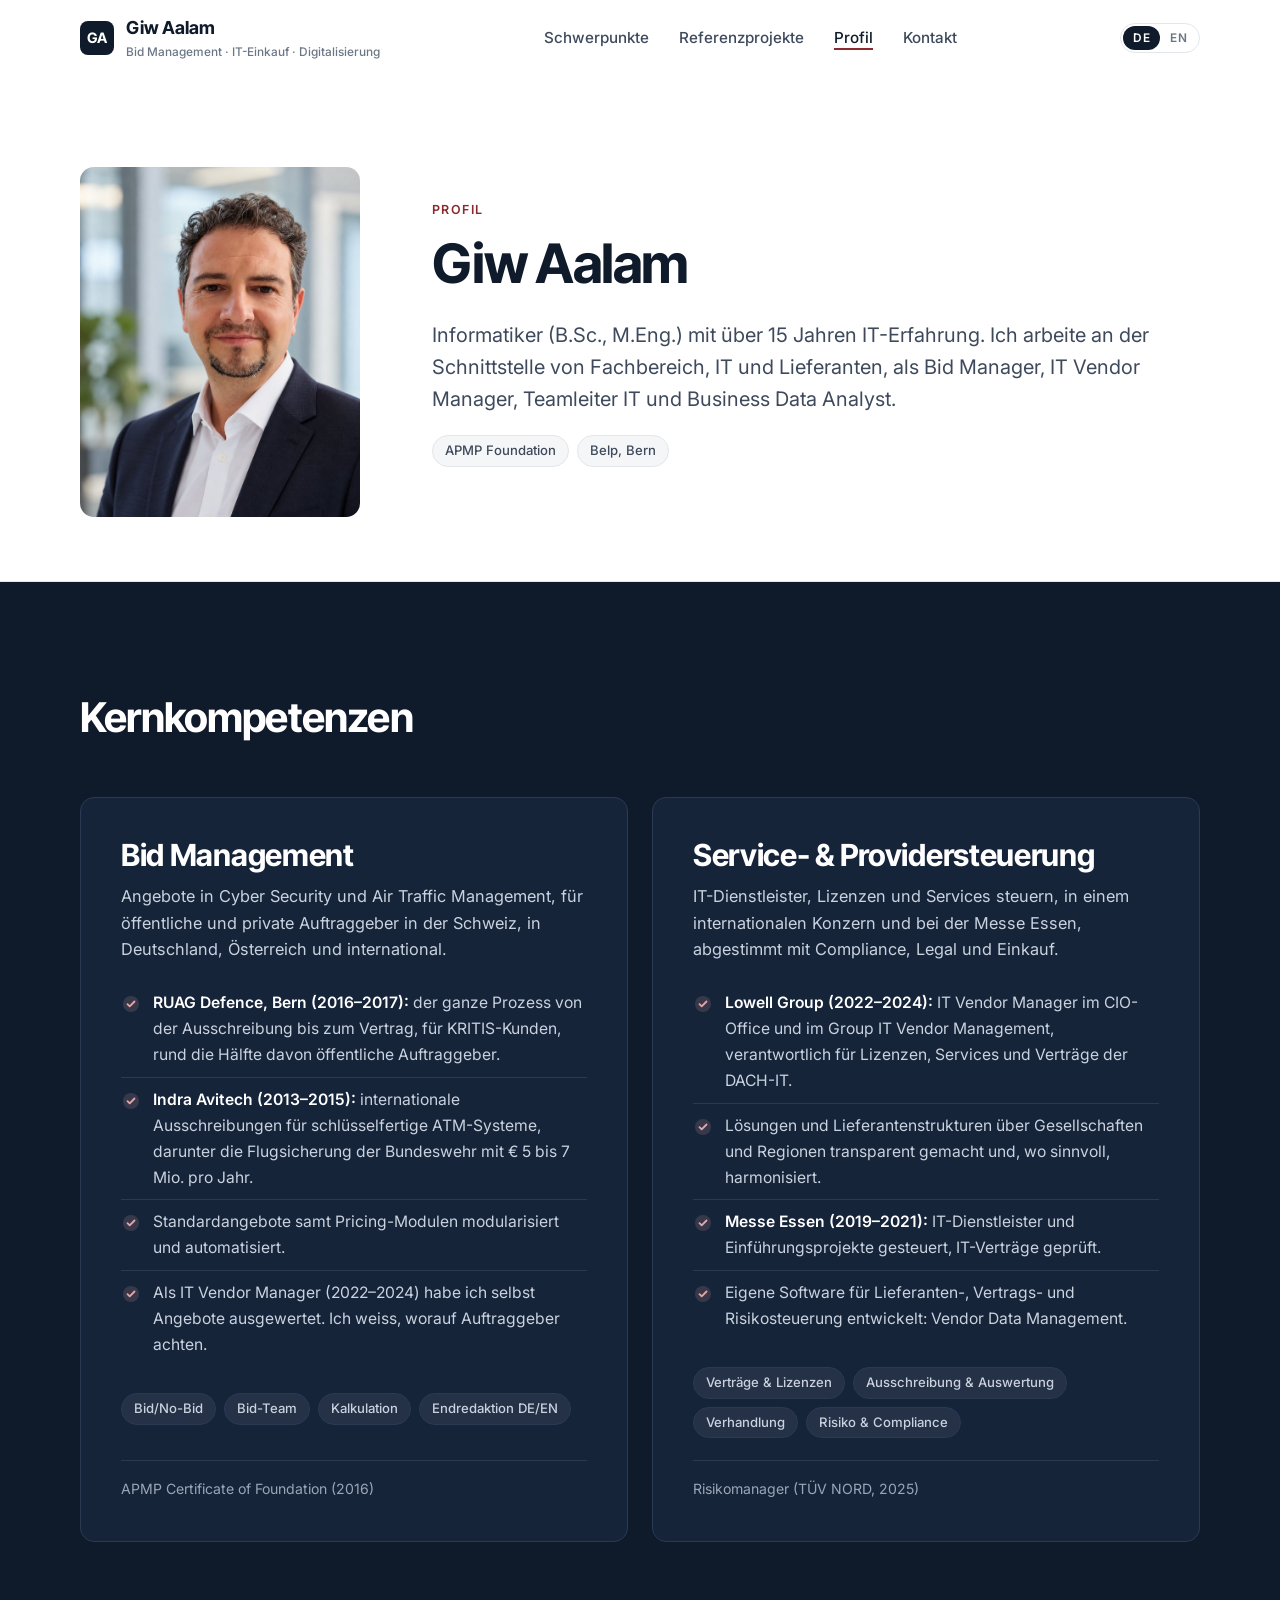
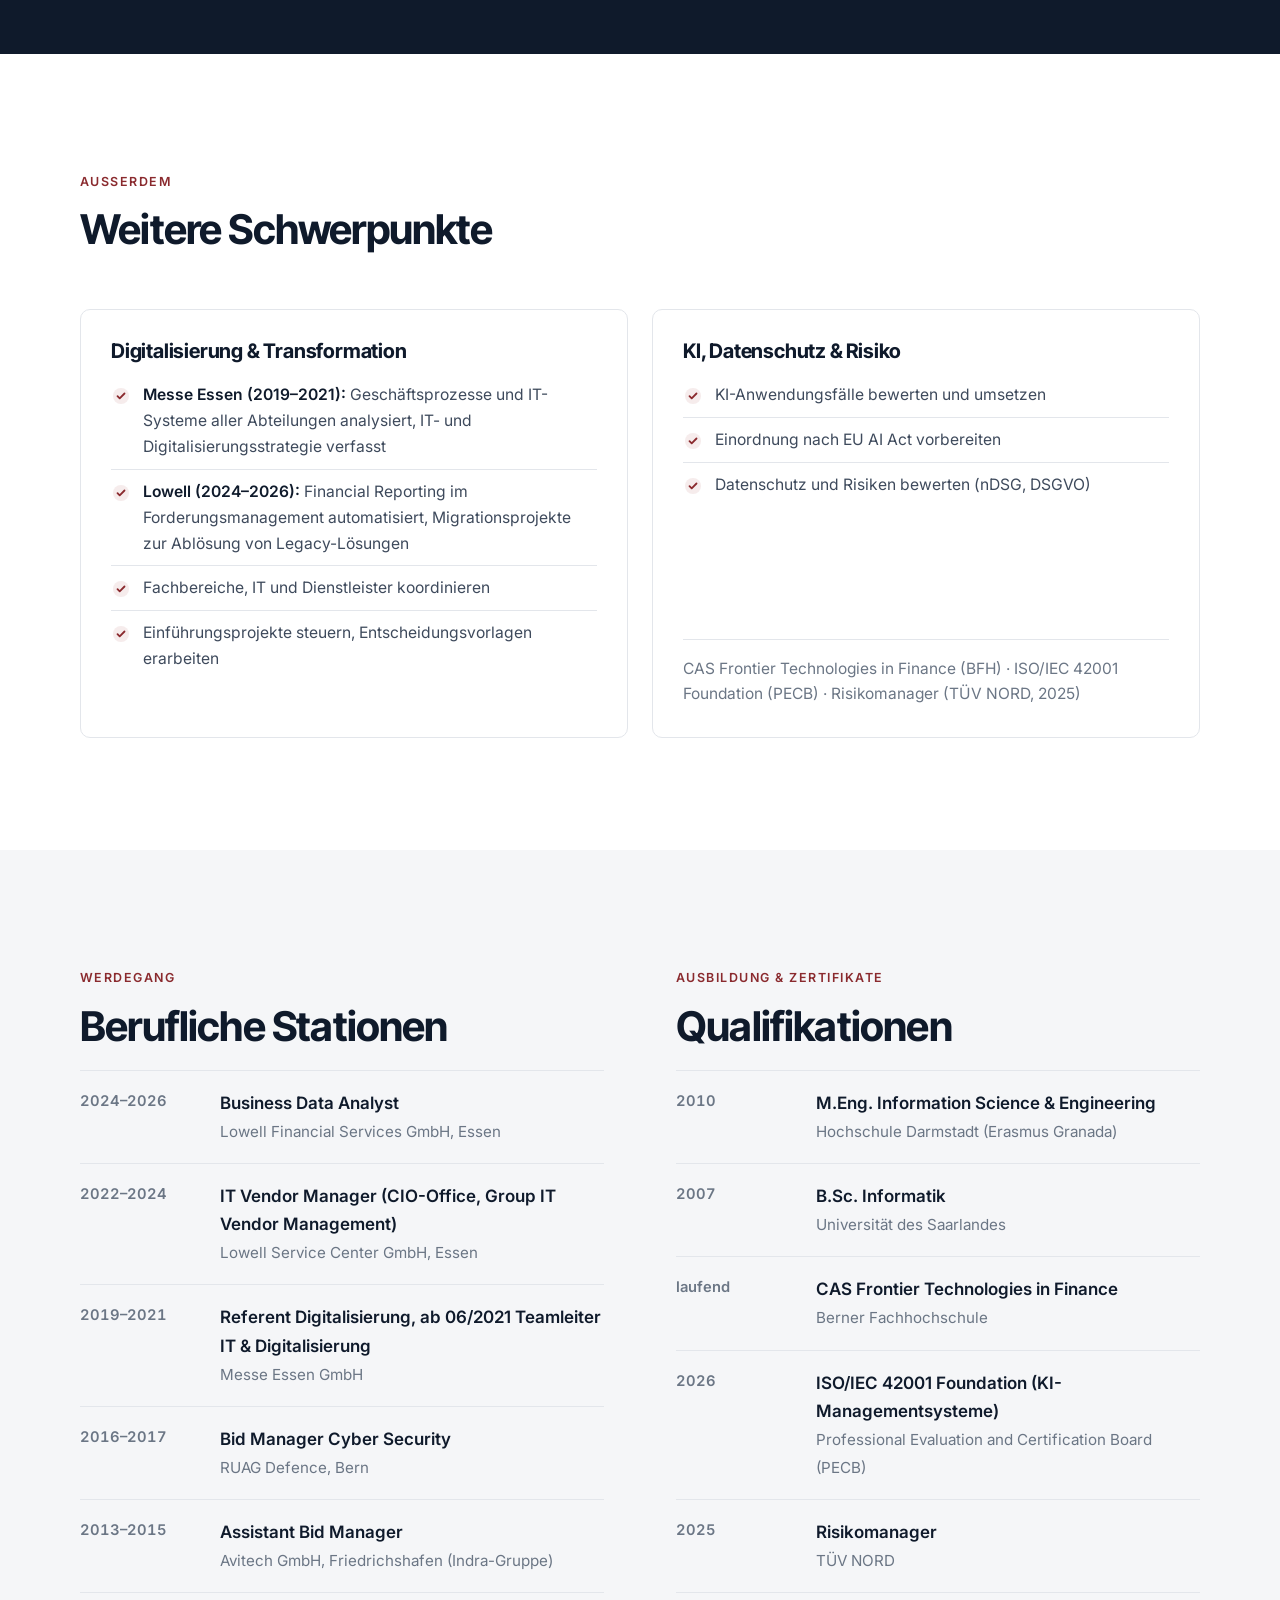
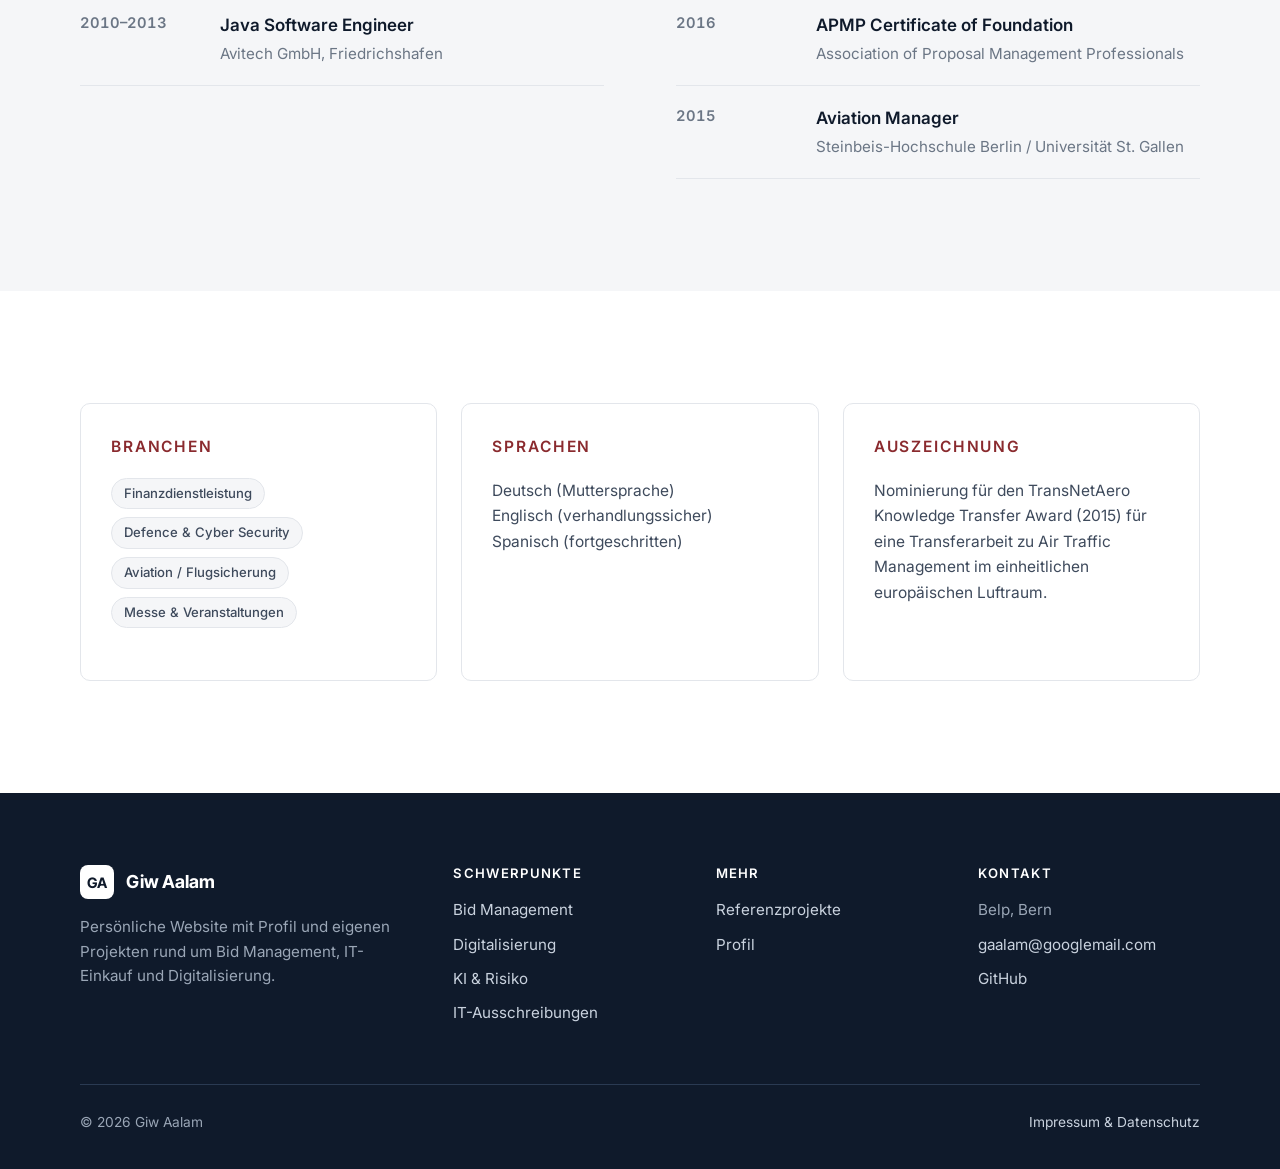
<file: profil/index.html>
<!doctype html>
<html lang="de">
<head>
<meta charset="utf-8">
<meta name="viewport" content="width=device-width, initial-scale=1">
<title>Profil · Giw Aalam</title>
<meta name="description" content="Giw Aalam, Informatiker (B.Sc., M.Eng.) mit über 15 Jahren IT-Erfahrung als Teamleiter IT, IT Vendor Manager, Bid Manager und Business Data Analyst.">
<meta property="og:type" content="website">
<meta property="og:url" content="https://aalam.ch/profil/">
<meta property="og:site_name" content="Giw Aalam">
<meta property="og:title" content="Profil · Giw Aalam">
<meta property="og:description" content="Giw Aalam, Informatiker (B.Sc., M.Eng.) mit über 15 Jahren IT-Erfahrung als Teamleiter IT, IT Vendor Manager, Bid Manager und Business Data Analyst.">
<meta property="og:image" content="https://aalam.ch/profil/giw-aalam.jpg">
<meta property="og:locale" content="de_CH">
<meta name="twitter:card" content="summary">
<link rel="canonical" href="https://aalam.ch/profil/">
<script type="application/ld+json">
{
  "@context": "https://schema.org",
  "@type": "Person",
  "@id": "https://aalam.ch/#giw",
  "name": "Giw Aalam",
  "url": "https://aalam.ch/profil/",
  "image": "https://aalam.ch/profil/giw-aalam.jpg",
  "email": "gaalam@googlemail.com",
  "jobTitle": "Digitalisierung, IT Vendor Management und Bid Management",
  "description": "Giw Aalam, Informatiker (B.Sc., M.Eng.): über 15 Jahre IT-Erfahrung, u. a. als Teamleiter IT & Digitalisierung, IT Vendor Manager, Bid Manager und Business Data Analyst. Begleitet Digitalisierungsvorhaben von der Analyse bis zur Einführung.",
  "knowsAbout": ["Digitale Transformation", "Digitalisierungsstrategie", "Projektkoordination", "IT Vendor Management", "IT-Ausschreibungen", "Vertragsmanagement", "Bid Management", "Datenanalyse"],
  "address": { "@type": "PostalAddress", "addressLocality": "Belp", "addressRegion": "BE", "addressCountry": "CH" },
  "alumniOf": [
    { "@type": "CollegeOrUniversity", "name": "Hochschule Darmstadt" },
    { "@type": "CollegeOrUniversity", "name": "Universität des Saarlandes" },
    { "@type": "CollegeOrUniversity", "name": "Berner Fachhochschule" }
  ],
  "sameAs": ["https://github.com/Gaalam"]
}
</script>
<link rel="preconnect" href="https://fonts.googleapis.com">
<link rel="preconnect" href="https://fonts.gstatic.com" crossorigin>
<link href="https://fonts.googleapis.com/css2?family=Inter:wght@400;500;600;700&family=Inter+Tight:wght@500;600;700&display=swap" rel="stylesheet">
<link rel="stylesheet" href="/assets/chrome.css?v=4">
<link rel="stylesheet" href="/assets/site.css?v=8">
</head>
<body>
<a class="skip" href="#main" data-hl="skip">Zum Inhalt</a>
<header class="site-header">
  <div class="container">
    <a class="brand" href="/"><span class="brand-mark">GA</span><span>Giw Aalam<small data-hl="brand.sub">Bid Management · IT-Einkauf · Digitalisierung</small></span></a>
    <nav class="nav" aria-label="Hauptnavigation">
      <a href="/leistungen/" data-hl="nav.leistungen">Schwerpunkte</a>
      <a href="/referenzprojekte/" data-hl="nav.referenzen">Referenzprojekte</a>
      <a href="/profil/" data-hl="nav.profil" aria-current="page">Profil</a>
      <a href="/kontakt/" data-hl="nav.kontakt">Kontakt</a>
    </nav>
    <div class="nav-tools">
      <div class="lang" role="group" aria-label="Sprache"><button class="lang-btn" type="button" data-lang="de">DE</button><button class="lang-btn" type="button" data-lang="en">EN</button></div>
      <button class="menu-btn" type="button" aria-expanded="false" aria-label="Menü"><svg width="20" height="20" viewBox="0 0 20 20" fill="none" stroke="currentColor" stroke-width="1.8" stroke-linecap="round"><path d="M3 6h14M3 10h14M3 14h14"/></svg></button>
    </div>
  </div>
</header>

<main id="main">
<section class="page-hero">
  <div class="container about">
    <img src="/profil/giw-aalam.jpg" width="660" height="868" alt="Portrait von Giw Aalam" data-i18n-alt="hero.alt">
    <div>
      <p class="kicker" data-i18n="hero.k">Profil</p>
      <h1 data-i18n="hero.h1">Giw Aalam</h1>
      <p class="lead" data-i18n="hero.lead">Informatiker (B.Sc., M.Eng.) mit über 15 Jahren IT-Erfahrung. Ich arbeite an der Schnittstelle von Fachbereich, IT und Lieferanten, als Bid Manager, IT Vendor Manager, Teamleiter IT und Business Data Analyst.</p>
      <ul class="pills">
        <li>APMP Foundation</li>
        <li>Belp, Bern</li>
      </ul>
    </div>
  </div>
</section>

<section class="dark">
  <div class="container">
    <div class="section-head reveal">
      <h2 data-i18n="fx.h2">Kernkompetenzen</h2>
    </div>
    <div class="grid g2 focus reveal">
      <article class="focus-card">
        <h3>Bid Management</h3>
        <p class="focus-lead" data-i18n="bid.lead">Angebote in Cyber Security und Air Traffic Management, für öffentliche und private Auftraggeber in der Schweiz, in Deutschland, Österreich und international.</p>
        <ul class="checks">
          <li data-i18n="bid.l1"><strong>RUAG Defence, Bern (2016–2017):</strong> der ganze Prozess von der Ausschreibung bis zum Vertrag, für KRITIS-Kunden, rund die Hälfte davon öffentliche Auftraggeber.</li>
          <li data-i18n="bid.l2"><strong>Indra Avitech (2013–2015):</strong> internationale Ausschreibungen für schlüsselfertige ATM-Systeme, darunter die Flugsicherung der Bundeswehr mit € 5 bis 7 Mio. pro Jahr.</li>
          <li data-i18n="bid.l3">Standardangebote samt Pricing-Modulen modularisiert und automatisiert.</li>
          <li data-i18n="bid.l4">Als IT Vendor Manager (2022–2024) habe ich selbst Angebote ausgewertet. Ich weiss, worauf Auftraggeber achten.</li>
        </ul>
        <ul class="pills"><li>Bid/No-Bid</li><li data-i18n="bid.p2">Bid-Team</li><li data-i18n="bid.p3">Kalkulation</li><li data-i18n="bid.p4">Endredaktion DE/EN</li></ul>
        <p class="focus-foot">APMP Certificate of Foundation (2016)</p>
      </article>
      <article class="focus-card">
        <h3 data-i18n="sm.t">Service- &amp; Providersteuerung</h3>
        <p class="focus-lead" data-i18n="sm.lead">IT-Dienstleister, Lizenzen und Services steuern, in einem internationalen Konzern und bei der Messe Essen, abgestimmt mit Compliance, Legal und Einkauf.</p>
        <ul class="checks">
          <li data-i18n="sm.l1"><strong>Lowell Group (2022–2024):</strong> IT Vendor Manager im CIO-Office und im Group IT Vendor Management, verantwortlich für Lizenzen, Services und Verträge der DACH-IT.</li>
          <li data-i18n="sm.l2">Lösungen und Lieferantenstrukturen über Gesellschaften und Regionen transparent gemacht und, wo sinnvoll, harmonisiert.</li>
          <li data-i18n="sm.l3"><strong>Messe Essen (2019–2021):</strong> IT-Dienstleister und Einführungsprojekte gesteuert, IT-Verträge geprüft.</li>
          <li data-i18n="sm.l4">Eigene Software für Lieferanten-, Vertrags- und Risikosteuerung entwickelt: Vendor Data Management.</li>
        </ul>
        <ul class="pills"><li data-i18n="sm.p1">Verträge &amp; Lizenzen</li><li data-i18n="sm.p2">Ausschreibung &amp; Auswertung</li><li data-i18n="sm.p3">Verhandlung</li><li data-i18n="sm.p4">Risiko &amp; Compliance</li></ul>
        <p class="focus-foot" data-i18n="sm.foot">Risikomanager (TÜV NORD, 2025)</p>
      </article>
    </div>
  </div>
</section>

<section>
  <div class="container">
    <div class="section-head reveal">
      <p class="kicker" data-i18n="sp.k">Ausserdem</p>
      <h2 data-i18n="sp.h2">Weitere Schwerpunkte</h2>
          </div>
    <div class="grid g2 reveal">
      <div class="card"><h3 data-i18n="sp1.t">Digitalisierung &amp; Transformation</h3>
        <ul class="checks"><li data-i18n="sp1.l1"><strong>Messe Essen (2019–2021):</strong> Geschäftsprozesse und IT-Systeme aller Abteilungen analysiert, IT- und Digitalisierungsstrategie verfasst</li><li data-i18n="sp1.l5"><strong>Lowell (2024–2026):</strong> Financial Reporting im Forderungsmanagement automatisiert, Migrationsprojekte zur Ablösung von Legacy-Lösungen</li><li data-i18n="sp1.l2">Fachbereiche, IT und Dienstleister koordinieren</li><li data-i18n="sp1.l3">Einführungsprojekte steuern, Entscheidungsvorlagen erarbeiten</li></ul></div>
      <div class="card"><h3 data-i18n="sp2.t">KI, Datenschutz &amp; Risiko</h3>
        <ul class="checks"><li data-i18n="sp2.l1">KI-Anwendungsfälle bewerten und umsetzen</li><li data-i18n="sp2.l2">Einordnung nach EU AI Act vorbereiten</li><li data-i18n="sp2.l3">Datenschutz und Risiken bewerten (nDSG, DSGVO)</li></ul><p class="card-foot">CAS Frontier Technologies in Finance (BFH) · ISO/IEC 42001 Foundation (PECB) · <span data-i18n="sp2.rm">Risikomanager (TÜV NORD, 2025)</span></p></div>
    </div>
  </div>
</section>

<section class="soft">
  <div class="container">
    <div class="feature reveal" style="align-items:start">
      <div>
        <p class="kicker" data-i18n="st.k">Werdegang</p>
        <h2 data-i18n="st.h2">Berufliche Stationen</h2>
        <ul class="timeline">
      <li><span class="yr">2024–2026</span><div><b data-i18n="st1.t">Business Data Analyst</b><span data-i18n="st1.o">Lowell Financial Services GmbH, Essen</span></div></li>
      <li><span class="yr">2022–2024</span><div><b data-i18n="st2.t">IT Vendor Manager (CIO-Office, Group IT Vendor Management)</b><span data-i18n="st2.o">Lowell Service Center GmbH, Essen</span></div></li>
      <li><span class="yr">2019–2021</span><div><b data-i18n="st3.t">Referent Digitalisierung, ab 06/2021 Teamleiter IT &amp; Digitalisierung</b><span data-i18n="st3.o">Messe Essen GmbH</span></div></li>
      <li><span class="yr">2016–2017</span><div><b data-i18n="st4.t">Bid Manager Cyber Security</b><span data-i18n="st4.o">RUAG Defence, Bern</span></div></li>
      <li><span class="yr">2013–2015</span><div><b data-i18n="st5.t">Assistant Bid Manager</b><span data-i18n="st5.o">Avitech GmbH, Friedrichshafen (Indra-Gruppe)</span></div></li>
      <li><span class="yr">2010–2013</span><div><b data-i18n="st6.t">Java Software Engineer</b><span data-i18n="st6.o">Avitech GmbH, Friedrichshafen</span></div></li>
    </ul>
      </div>
      <div>
        <p class="kicker" data-i18n="ql.k">Ausbildung &amp; Zertifikate</p>
        <h2 data-i18n="ql.h2">Qualifikationen</h2>
        <ul class="timeline">
      <li><span class="yr">2010</span><div><b data-i18n="q1.t">M.Eng. Information Science &amp; Engineering</b><span data-i18n="q1.o">Hochschule Darmstadt (Erasmus Granada)</span></div></li>
      <li><span class="yr">2007</span><div><b data-i18n="q2.t">B.Sc. Informatik</b><span data-i18n="q2.o">Universität des Saarlandes</span></div></li>
      <li><span class="yr" data-i18n="q3.y">laufend</span><div><b data-i18n="q3.t">CAS Frontier Technologies in Finance</b><span data-i18n="q3.o">Berner Fachhochschule</span></div></li>
      <li><span class="yr">2026</span><div><b data-i18n="q4.t">ISO/IEC 42001 Foundation (KI-Managementsysteme)</b><span data-i18n="q4.o">Professional Evaluation and Certification Board (PECB)</span></div></li>
      <li><span class="yr">2025</span><div><b data-i18n="q5.t">Risikomanager</b><span data-i18n="q5.o">TÜV NORD</span></div></li>
      <li><span class="yr">2016</span><div><b data-i18n="q6.t">APMP Certificate of Foundation</b><span data-i18n="q6.o">Association of Proposal Management Professionals</span></div></li>
      <li><span class="yr">2015</span><div><b data-i18n="q7.t">Aviation Manager</b><span data-i18n="q7.o">Steinbeis-Hochschule Berlin / Universität St. Gallen</span></div></li>
    </ul>
      </div>
    </div>
  </div>
</section>

<section>
  <div class="container">
    <div class="grid g3 reveal">
      <div class="card"><p class="kicker" data-i18n="br.k">Branchen</p><ul class="pills"><li data-i18n="br.1">Finanzdienstleistung</li><li>Defence &amp; Cyber Security</li><li data-i18n="br.3">Aviation / Flugsicherung</li><li data-i18n="br.4">Messe &amp; Veranstaltungen</li></ul></div>
      <div class="card"><p class="kicker" data-i18n="la.k">Sprachen</p><p style="margin:0" data-i18n="la.p">Deutsch (Muttersprache)<br>Englisch (verhandlungssicher)<br>Spanisch (fortgeschritten)</p></div>
      <div class="card"><p class="kicker" data-i18n="aw.k">Auszeichnung</p><p style="margin:0" data-i18n="aw.p">Nominierung für den TransNetAero Knowledge Transfer Award (2015) für eine Transferarbeit zu Air Traffic Management im einheitlichen europäischen Luftraum.</p></div>
    </div>
  </div>
</section>
</main>

<footer class="site-footer">
  <div class="container">
    <div class="foot-grid">
      <div>
        <a class="brand" href="/"><span class="brand-mark">GA</span><span>Giw Aalam</span></a>
        <p data-hl="ft.p">Persönliche Website mit Profil und eigenen Projekten rund um Bid Management, IT-Einkauf und Digitalisierung.</p>
      </div>
      <div>
        <h4 data-hl="ft.h1">Schwerpunkte</h4>
        <ul>
          <li><a href="/leistungen/#bid">Bid Management</a></li>
          <li><a href="/leistungen/#digitalisierung" data-hl="ft.l1">Digitalisierung</a></li>
          <li><a href="/leistungen/#ki" data-hl="ft.l2">KI &amp; Risiko</a></li>
          <li><a href="/leistungen/#einkauf" data-hl="ft.l3">IT-Ausschreibungen</a></li>
        </ul>
      </div>
      <div>
        <h4 data-hl="ft.h2">Mehr</h4>
        <ul>
          <li><a href="/referenzprojekte/" data-hl="nav.referenzen">Referenzprojekte</a></li>
          <li><a href="/profil/" data-hl="nav.profil">Profil</a></li>
        </ul>
      </div>
      <div>
        <h4 data-hl="nav.kontakt">Kontakt</h4>
        <ul>
          <li>Belp, Bern</li>
          <li><a href="mailto:gaalam@googlemail.com">gaalam@googlemail.com</a></li>
          <li><a href="https://github.com/Gaalam">GitHub</a></li>
        </ul>
      </div>
    </div>
    <div class="foot-bottom">
      <span>© 2026 Giw Aalam</span>
      <a href="/rechtliches/" data-hl="ft.legal">Impressum &amp; Datenschutz</a>
    </div>
  </div>
</footer>

<script>
window.EN = {
 "title": "Profile · Giw Aalam",
 "description": "Giw Aalam, computer scientist (B.Sc., M.Eng.) with over 15 years of IT experience as IT team lead, IT vendor manager, bid manager and business data analyst.",
 "hero.alt": "Portrait of Giw Aalam",
 "hero.k": "Profile",
 "hero.h1": "Giw Aalam",
 "hero.lead": "Computer scientist (B.Sc., M.Eng.) with over 15 years of IT experience. I work where business units, IT and suppliers meet, as bid manager, IT vendor manager, IT team lead and business data analyst.",
 "sp.k": "Also",
 "sp.h2": "Other focus areas",
 "sp1.t": "Digitalisation &amp; transformation",
 "sp1.l1": "<strong>Messe Essen (2019–2021):</strong> analysed the business processes and IT systems of all departments, wrote the IT and digitalisation strategy",
 "sp1.l2": "Coordinate business units, IT and service providers",
 "sp1.l5": "<strong>Lowell (2024–2026):</strong> automated financial reporting in receivables management, migration projects replacing legacy solutions",
 "sp1.l3": "Steer implementation projects, prepare decision papers",
 "sp2.rm": "Risk manager (TÜV NORD, 2025)",
 "sp2.t": "AI, data protection &amp; risk",
 "sp2.l1": "Assess and implement AI use cases",
 "sp2.l2": "Prepare the EU AI Act classification",
 "sp2.l3": "Assess data protection and risks (Swiss FADP, GDPR)",
 "bid.l1": "<strong>RUAG Defence, Bern (2016–2017):</strong> the whole process from tender to contract for critical infrastructure customers, about half of them public buyers.",
 "bid.l2": "<strong>Indra Avitech (2013–2015):</strong> international tenders for turnkey ATM systems, including the German armed forces' air traffic control worth € 5 to 7 million per year.",
 "bid.l3": "Modularised and automated standard proposals including pricing modules.",
 "bid.l4": "As an IT vendor manager (2022–2024) I evaluated bids myself. I know what buyers look for.",
 "fx.h2": "Core competencies",
 "bid.lead": "Proposals in cyber security and air traffic management, for public and private buyers in Switzerland, Germany, Austria and internationally.",
 "bid.p2": "Bid team",
 "bid.p3": "Pricing",
 "bid.p4": "Final editing DE/EN",
 "sm.t": "Service &amp; provider management",
 "sm.lead": "Steering IT service providers, licenses and services, in an international group and at Messe Essen, aligned with compliance, legal and procurement.",
 "sm.l1": "<strong>Lowell Group (2022–2024):</strong> IT vendor manager in the CIO office and Group IT Vendor Management, responsible for the licenses, services and contracts of DACH IT.",
 "sm.l2": "Made solutions and supplier structures across companies and regions transparent and harmonised them where it made sense.",
 "sm.l3": "<strong>Messe Essen (2019–2021):</strong> steered IT service providers and implementation projects, reviewed IT contracts.",
 "sm.l4": "Built my own software for supplier, contract and risk management: Vendor Data Management.",
 "sm.p1": "Contracts &amp; licenses",
 "sm.p2": "Tendering &amp; evaluation",
 "sm.p3": "Negotiation",
 "sm.p4": "Risk &amp; compliance",
 "sm.foot": "Risk manager (TÜV NORD, 2025)",
 "st.k": "Career",
 "st.h2": "Positions",
 "ql.k": "Education &amp; certificates",
 "ql.h2": "Qualifications",
 "st1.t": "Business Data Analyst",
 "st1.o": "Lowell Financial Services GmbH, Essen",
 "st2.t": "IT Vendor Manager (CIO office, Group IT Vendor Management)",
 "st2.o": "Lowell Service Center GmbH, Essen",
 "st3.t": "Digitalisation officer, from 06/2021 IT &amp; digitalisation team lead",
 "st3.o": "Messe Essen GmbH",
 "st4.t": "Bid Manager Cyber Security",
 "st4.o": "RUAG Defence, Bern",
 "st5.t": "Assistant Bid Manager",
 "st5.o": "Avitech GmbH, Friedrichshafen (Indra group)",
 "st6.t": "Java Software Engineer",
 "st6.o": "Avitech GmbH, Friedrichshafen",
 "q1.t": "M.Eng. Information Science &amp; Engineering",
 "q1.o": "Darmstadt University of Applied Sciences (Erasmus Granada)",
 "q2.t": "B.Sc. Computer Science",
 "q2.o": "Saarland University",
 "q3.y": "ongoing",
 "q3.t": "CAS Frontier Technologies in Finance",
 "q3.o": "Bern University of Applied Sciences",
 "q4.t": "ISO/IEC 42001 Foundation (AI management systems)",
 "q4.o": "Professional Evaluation and Certification Board (PECB)",
 "q5.t": "Risk manager",
 "q5.o": "TÜV NORD",
 "q6.t": "APMP Certificate of Foundation",
 "q6.o": "Association of Proposal Management Professionals",
 "q7.t": "Aviation Manager",
 "q7.o": "Steinbeis University Berlin / University of St. Gallen",
 "br.k": "Industries",
 "br.1": "Financial services",
 "br.3": "Aviation / air traffic control",
 "br.4": "Trade fairs &amp; events",
 "la.k": "Languages",
 "la.p": "German (native)<br>English (fluent)<br>Spanish (intermediate)",
 "aw.k": "Award",
 "aw.p": "Nominated for the TransNetAero Knowledge Transfer Award (2015) for a transfer thesis on air traffic management in the Single European Sky.",
};
</script>
<script src="/assets/site.js"></script>
</body>
</html>
</file>
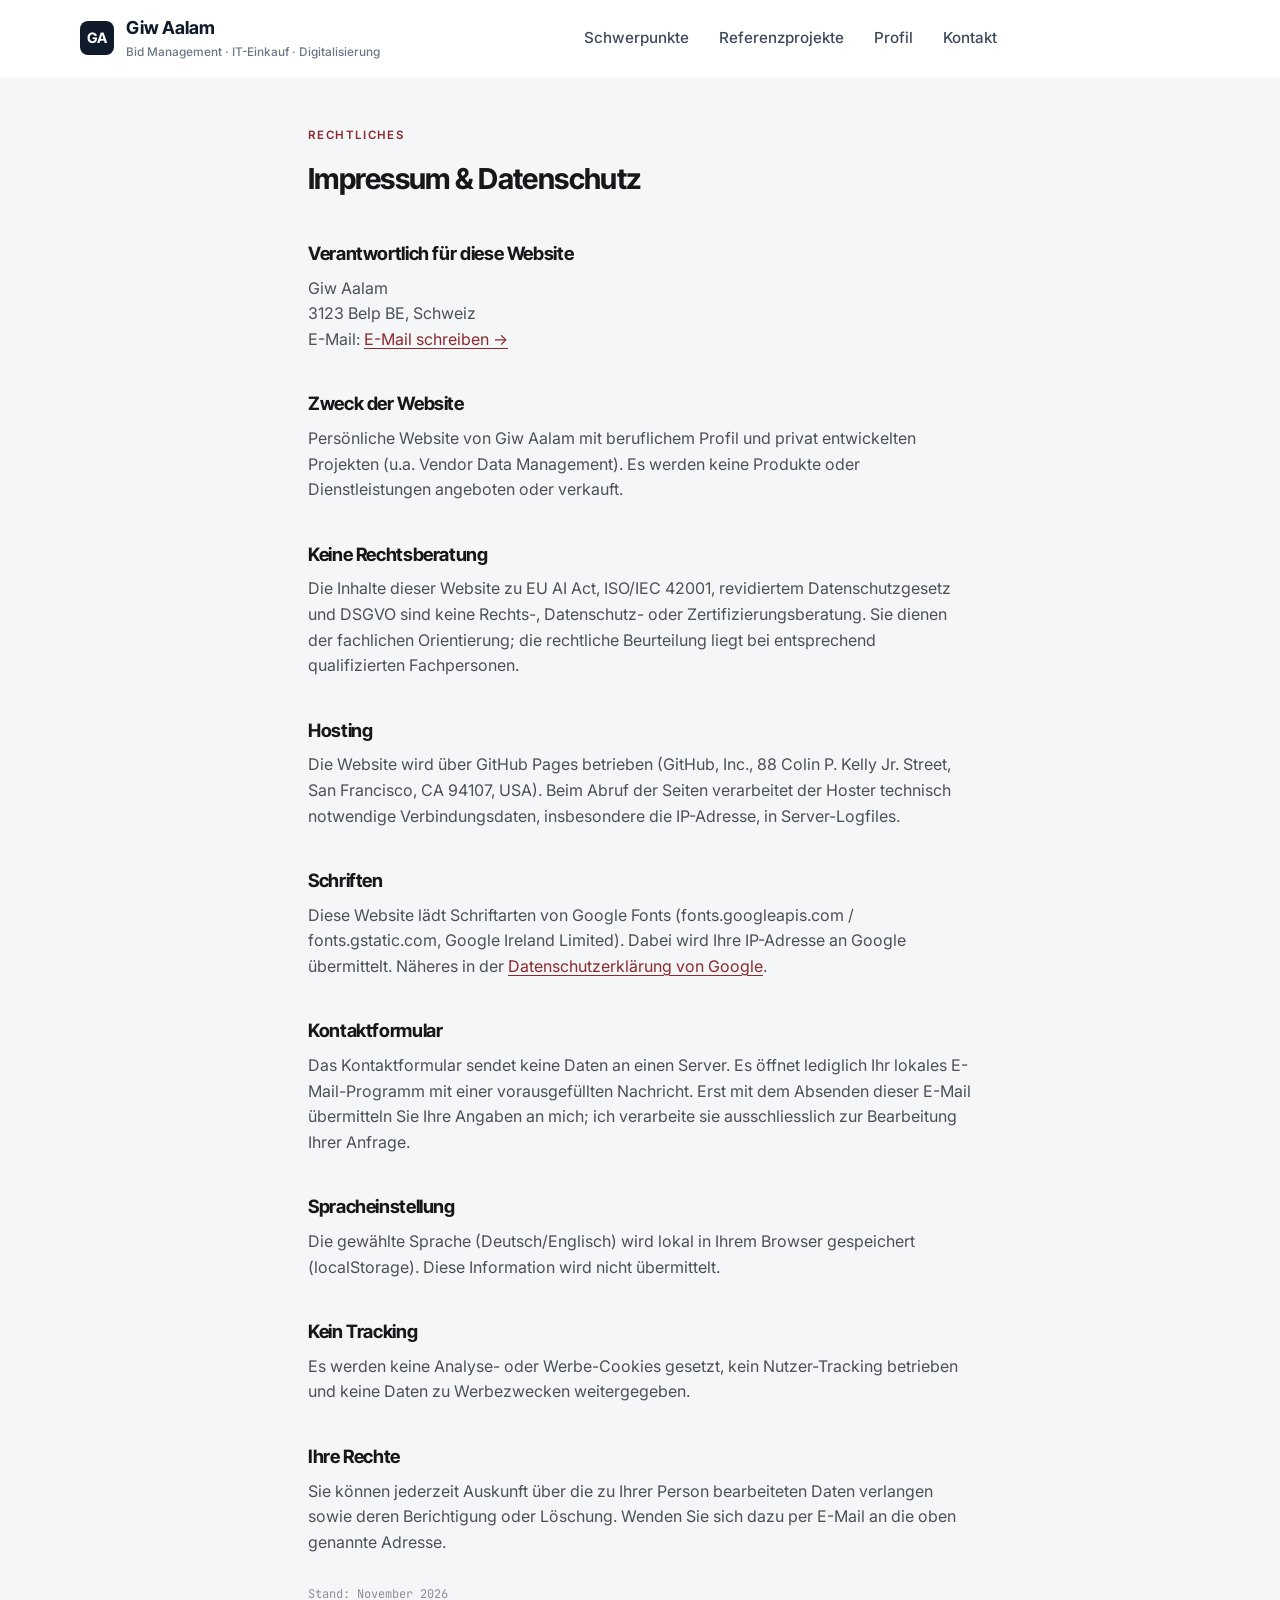
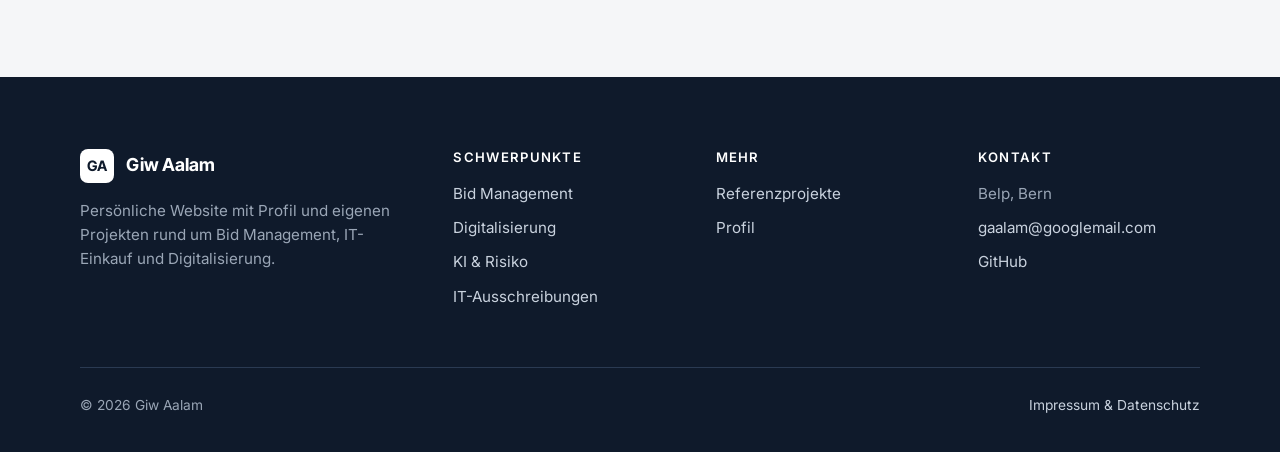
<file: rechtliches/index.html>
<!doctype html>
<html lang="de">
<head>
<meta charset="utf-8">
<meta name="viewport" content="width=device-width, initial-scale=1">
<title>Giw Aalam, Impressum &amp; Datenschutz</title>
<meta name="description" content="Impressum und Datenschutzhinweise für aalam.ch.">
<meta name="robots" content="noindex">
<link rel="canonical" href="https://aalam.ch/rechtliches/">
<link rel="preconnect" href="https://fonts.googleapis.com">
<link rel="preconnect" href="https://fonts.gstatic.com" crossorigin>
<link href="https://fonts.googleapis.com/css2?family=Inter:wght@400;500;600;700&family=Inter+Tight:wght@500;600;700&family=JetBrains+Mono:wght@400;500&display=swap" rel="stylesheet">
<link rel="stylesheet" href="/assets/chrome.css?v=4">
<style>
  :root{ --paper:#F3F4F5; --surface:#FFFFFF; --ink:#15171A; --ink-soft:#4B5158; --ink-faint:#8A9099; --rule:#D9DCDF; --accent:#8A2A2E; --max:720px; }
  *{box-sizing:border-box}
  body{ margin:0; background:var(--paper); color:var(--ink); font-family:'Public Sans', system-ui, sans-serif; font-size:16px; line-height:1.6; }
  a{ color:var(--accent); text-underline-offset:3px; }
  h1,h2{ font-family:'Bricolage Grotesque', system-ui, sans-serif; font-weight:700; letter-spacing:-.015em; }
  h1{ font-size:1.8rem; margin:0 0 .3em; }
  h2{ font-size:1.15rem; margin:2em 0 .4em; }
  .wrap{ max-width:var(--max); margin:0 auto; padding:0 28px; }
  header.site{ padding:16px 0; border-bottom:1px solid var(--rule); }
  header.site .wrap{ display:flex; align-items:center; justify-content:space-between; }
  .brand{ font-family:'Bricolage Grotesque', sans-serif; font-weight:700; font-size:1.1rem; color:var(--ink); text-decoration:none; }
  nav a{ font-family:'JetBrains Mono', monospace; font-size:.78rem; color:var(--ink-soft); text-decoration:none; margin-left:18px; }
  nav a:hover{ color:var(--ink); }
  main{ padding:44px 0 60px; }
  p{ margin:0 0 1em; color:var(--ink-soft); }
  .eyebrow{ font-family:'JetBrains Mono', monospace; font-size:.72rem; letter-spacing:.12em; text-transform:uppercase; color:var(--ink-soft); display:inline-flex; align-items:center; gap:9px; }
  .eyebrow::before{ content:""; width:9px; height:9px; flex:0 0 auto; border-top:2px solid var(--accent); border-left:2px solid var(--accent); }
  .updated{ font-family:'JetBrains Mono', monospace; font-size:.75rem; color:var(--ink-faint); margin-top:2.5em; }
  footer{ padding:24px 0 50px; border-top:1px solid var(--rule); font-size:.82rem; color:var(--ink-faint); }
</style>
<style>
  /* New aalam.ch typography and colours on top of this page's own layout */
  :root{ --display:'Inter Tight','Inter',system-ui,sans-serif; --mono:'Inter',system-ui,sans-serif;
         --font-display:'Inter Tight','Inter',system-ui,sans-serif; --font-body:'Inter',system-ui,sans-serif;
         --paper:#F5F6F8; --bg:#F5F6F8; --rule:#E3E6EB; }
  body{ font-family:'Inter',system-ui,-apple-system,'Segoe UI',sans-serif !important; -webkit-font-smoothing:antialiased; }
  main h1, main h2, main h3, .masthead h1, section h2, section h3, .wrap h1, .wrap h2, .wrap h3{ font-family:'Inter Tight','Inter',system-ui,sans-serif !important; letter-spacing:-.02em; }
  .eyebrow, .section-num, .btn, .lang-btn{ font-family:'Inter',system-ui,sans-serif !important; }
  .eyebrow{ color:var(--accent) !important; font-weight:600; }
  .eyebrow::before{ display:none !important; }
  .card::before, .card::after{ display:none !important; }
  .wrap > .card{ border-radius:12px; }
  .btn{ border-radius:999px; }
  .page-note{ max-width:1180px; margin:0 auto; padding:28px clamp(18px,4vw,40px) 0; font-size:.88rem; color:#6B7685; }
</style>
</head>
<body data-de-only>
<a class="skip" href="#main" data-hl="skip">Zum Inhalt</a>
<header class="site-header">
  <div class="container">
    <a class="brand" href="/"><span class="brand-mark">GA</span><span>Giw Aalam<small data-hl="brand.sub">Bid Management · IT-Einkauf · Digitalisierung</small></span></a>
    <nav class="nav" aria-label="Hauptnavigation">
      <a href="/leistungen/" data-hl="nav.leistungen">Schwerpunkte</a>
      <a href="/referenzprojekte/" data-hl="nav.referenzen">Referenzprojekte</a>
      <a href="/profil/" data-hl="nav.profil">Profil</a>
      <a href="/kontakt/" data-hl="nav.kontakt">Kontakt</a>
    </nav>
    <div class="nav-tools">
      <div class="lang" role="group" aria-label="Sprache"><button class="lang-btn" type="button" data-lang="de">DE</button><button class="lang-btn" type="button" data-lang="en">EN</button></div>
      <button class="menu-btn" type="button" aria-expanded="false" aria-label="Menü"><svg width="20" height="20" viewBox="0 0 20 20" fill="none" stroke="currentColor" stroke-width="1.8" stroke-linecap="round"><path d="M3 6h14M3 10h14M3 14h14"/></svg></button>
    </div>
  </div>
</header>


<main>
  <div class="wrap">
    <p class="eyebrow">Rechtliches</p>
    <h1>Impressum &amp; Datenschutz</h1>

    <h2>Verantwortlich für diese Website</h2>
    <p>
      Giw Aalam<br>
      3123 Belp BE, Schweiz<br>
      E-Mail: <a href="mailto:gaalam@googlemail.com">E-Mail schreiben →</a>
    </p>

    <h2>Zweck der Website</h2>
    <p>Persönliche Website von Giw Aalam mit beruflichem Profil und privat entwickelten Projekten (u.a. Vendor Data Management). Es werden keine Produkte oder Dienstleistungen angeboten oder verkauft.</p>

    <h2>Keine Rechtsberatung</h2>
    <p>Die Inhalte dieser Website zu EU AI Act, ISO/IEC 42001, revidiertem Datenschutzgesetz und DSGVO sind keine Rechts-, Datenschutz- oder Zertifizierungsberatung. Sie dienen der fachlichen Orientierung; die rechtliche Beurteilung liegt bei entsprechend qualifizierten Fachpersonen.</p>

    <h2>Hosting</h2>
    <p>Die Website wird über GitHub Pages betrieben (GitHub, Inc., 88 Colin P. Kelly Jr. Street, San Francisco, CA 94107, USA). Beim Abruf der Seiten verarbeitet der Hoster technisch notwendige Verbindungsdaten, insbesondere die IP-Adresse, in Server-Logfiles.</p>

    <h2>Schriften</h2>
    <p>Diese Website lädt Schriftarten von Google Fonts (fonts.googleapis.com / fonts.gstatic.com, Google Ireland Limited). Dabei wird Ihre IP-Adresse an Google übermittelt. Näheres in der <a href="https://policies.google.com/privacy" rel="noopener" target="_blank">Datenschutzerklärung von Google</a>.</p>

    <h2>Kontaktformular</h2>
    <p>Das Kontaktformular sendet keine Daten an einen Server. Es öffnet lediglich Ihr lokales E-Mail-Programm mit einer vorausgefüllten Nachricht. Erst mit dem Absenden dieser E-Mail übermitteln Sie Ihre Angaben an mich; ich verarbeite sie ausschliesslich zur Bearbeitung Ihrer Anfrage.</p>

    <h2>Spracheinstellung</h2>
    <p>Die gewählte Sprache (Deutsch/Englisch) wird lokal in Ihrem Browser gespeichert (localStorage). Diese Information wird nicht übermittelt.</p>

    <h2>Kein Tracking</h2>
    <p>Es werden keine Analyse- oder Werbe-Cookies gesetzt, kein Nutzer-Tracking betrieben und keine Daten zu Werbezwecken weitergegeben.</p>

    <h2>Ihre Rechte</h2>
    <p>Sie können jederzeit Auskunft über die zu Ihrer Person bearbeiteten Daten verlangen sowie deren Berichtigung oder Löschung. Wenden Sie sich dazu per E-Mail an die oben genannte Adresse.</p>

    <p class="updated">Stand: November 2026</p>
  </div>
</main>

<footer class="site-footer">
  <div class="container">
    <div class="foot-grid">
      <div>
        <a class="brand" href="/"><span class="brand-mark">GA</span><span>Giw Aalam</span></a>
        <p data-hl="ft.p">Persönliche Website mit Profil und eigenen Projekten rund um Bid Management, IT-Einkauf und Digitalisierung.</p>
      </div>
      <div>
        <h4 data-hl="ft.h1">Schwerpunkte</h4>
        <ul>
          <li><a href="/leistungen/#bid">Bid Management</a></li>
          <li><a href="/leistungen/#digitalisierung" data-hl="ft.l1">Digitalisierung</a></li>
          <li><a href="/leistungen/#ki" data-hl="ft.l2">KI &amp; Risiko</a></li>
          <li><a href="/leistungen/#einkauf" data-hl="ft.l3">IT-Ausschreibungen</a></li>
        </ul>
      </div>
      <div>
        <h4 data-hl="ft.h2">Mehr</h4>
        <ul>
          <li><a href="/referenzprojekte/" data-hl="nav.referenzen">Referenzprojekte</a></li>
          <li><a href="/profil/" data-hl="nav.profil">Profil</a></li>
        </ul>
      </div>
      <div>
        <h4 data-hl="nav.kontakt">Kontakt</h4>
        <ul>
          <li>Belp, Bern</li>
          <li><a href="mailto:gaalam@googlemail.com">gaalam@googlemail.com</a></li>
          <li><a href="https://github.com/Gaalam">GitHub</a></li>
        </ul>
      </div>
    </div>
    <div class="foot-bottom">
      <span>© 2026 Giw Aalam</span>
      <a href="/rechtliches/" data-hl="ft.legal">Impressum &amp; Datenschutz</a>
    </div>
  </div>
</footer>

<script src="/assets/site.js"></script>
</body>
</html>
</file>
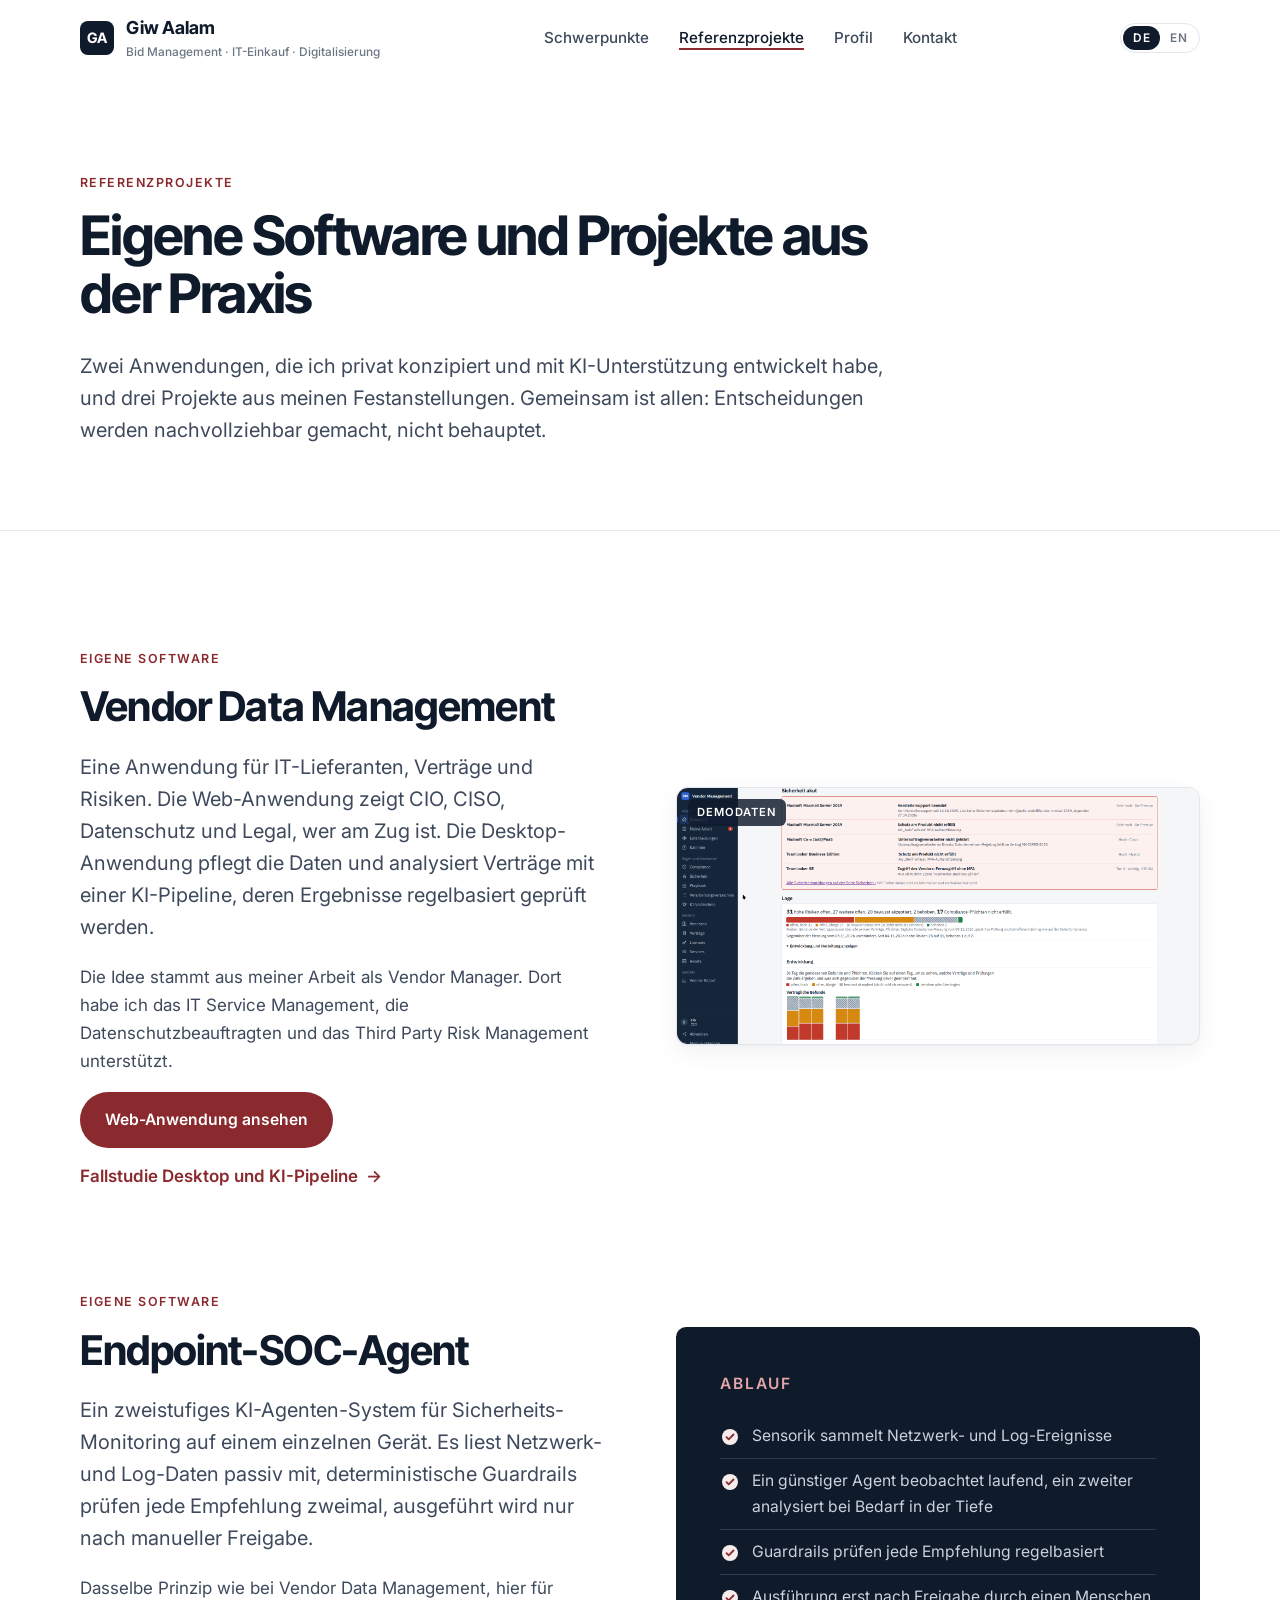
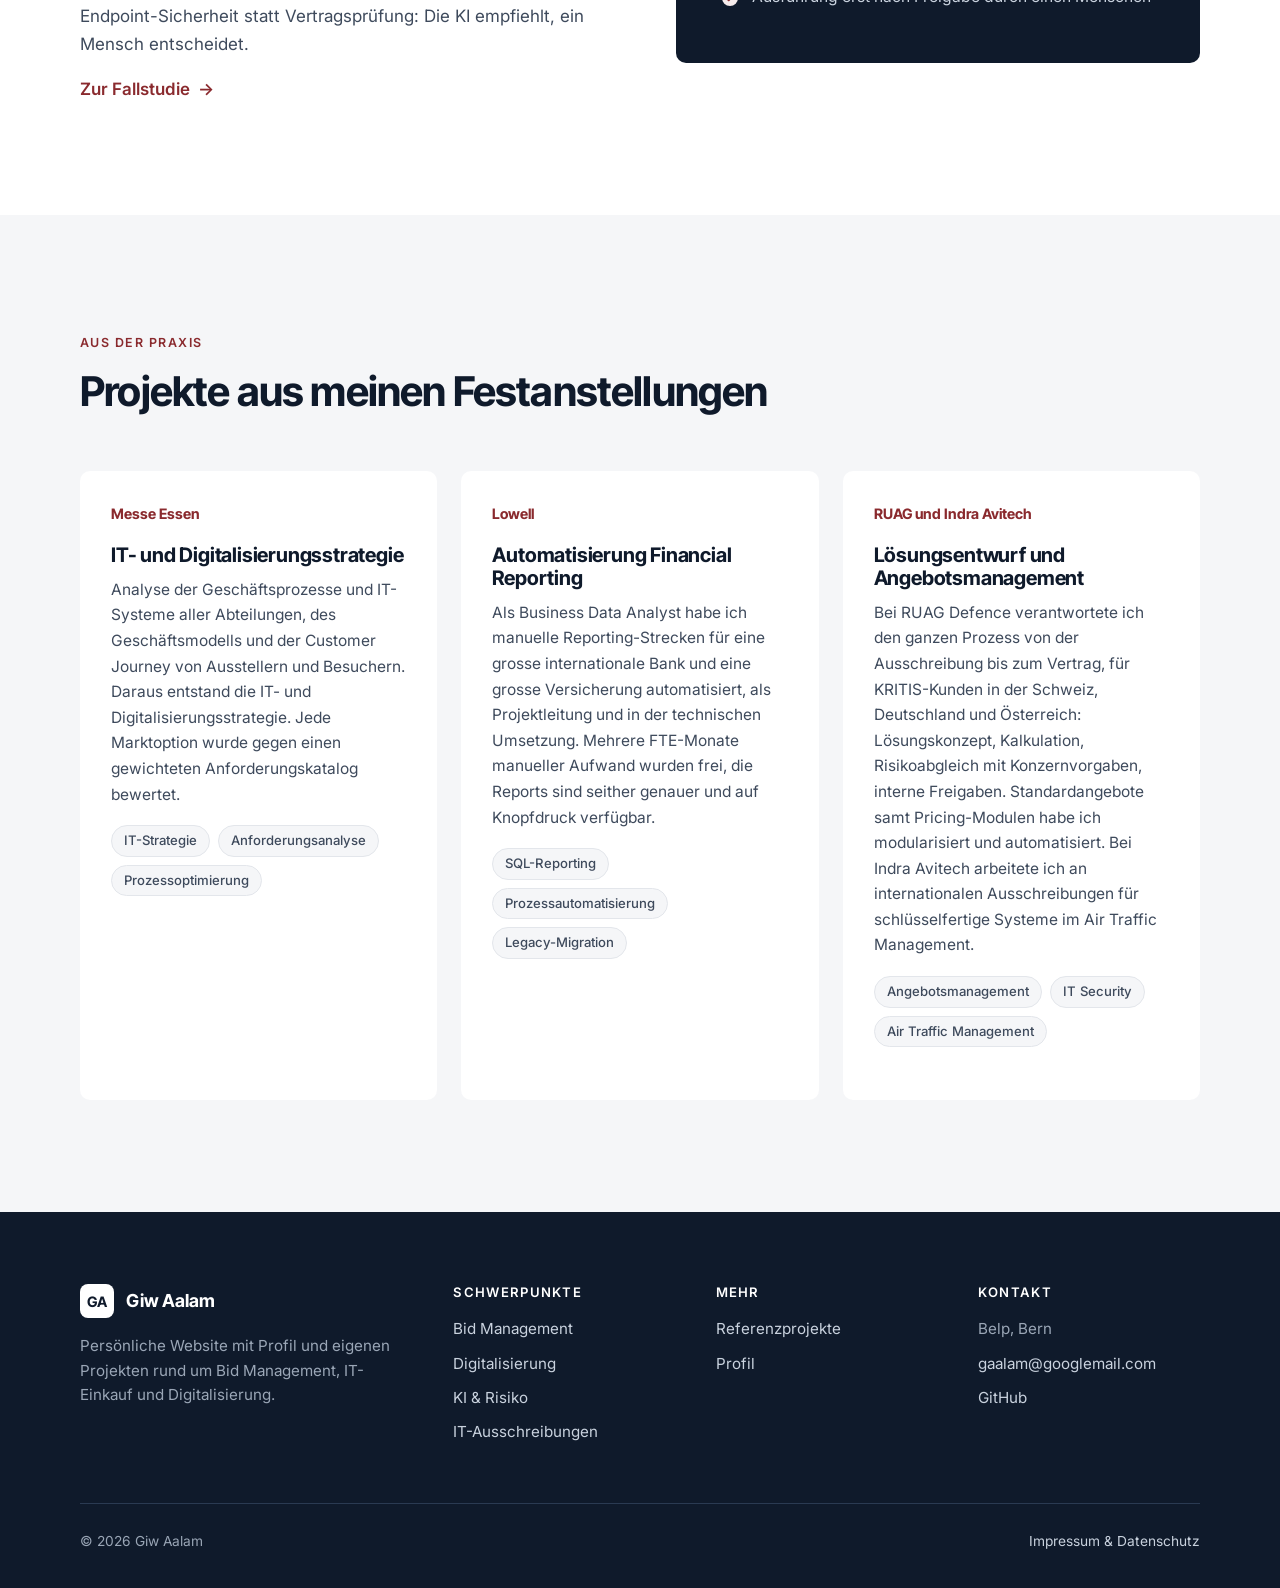
<file: referenzprojekte/index.html>
<!doctype html>
<html lang="de">
<head>
<meta charset="utf-8">
<meta name="viewport" content="width=device-width, initial-scale=1">
<title>Referenzprojekte · Giw Aalam</title>
<meta name="description" content="Drei eigene Anwendungen, darunter Vendor Data Management und ein Werkzeug zur Qualifizierung öffentlicher Ausschreibungen, sowie Projekte aus meinen Festanstellungen.">
<meta property="og:type" content="website">
<meta property="og:url" content="https://aalam.ch/referenzprojekte/">
<meta property="og:site_name" content="Giw Aalam">
<meta property="og:title" content="Referenzprojekte · Giw Aalam">
<meta property="og:description" content="Drei eigene Anwendungen, darunter Vendor Data Management und ein Werkzeug zur Qualifizierung öffentlicher Ausschreibungen, sowie Projekte aus meinen Festanstellungen.">
<meta property="og:image" content="https://aalam.ch/profil/giw-aalam.jpg">
<meta property="og:locale" content="de_CH">
<meta name="twitter:card" content="summary">
<link rel="canonical" href="https://aalam.ch/referenzprojekte/">
<link rel="preconnect" href="https://fonts.googleapis.com">
<link rel="preconnect" href="https://fonts.gstatic.com" crossorigin>
<link href="https://fonts.googleapis.com/css2?family=Inter:wght@400;500;600;700&family=Inter+Tight:wght@500;600;700&display=swap" rel="stylesheet">
<link rel="stylesheet" href="/assets/chrome.css?v=4">
<link rel="stylesheet" href="/assets/site.css?v=8">
</head>
<body>
<a class="skip" href="#main" data-hl="skip">Zum Inhalt</a>
<header class="site-header">
  <div class="container">
    <a class="brand" href="/"><span class="brand-mark">GA</span><span>Giw Aalam<small data-hl="brand.sub">Bid Management · IT-Einkauf · Digitalisierung</small></span></a>
    <nav class="nav" aria-label="Hauptnavigation">
      <a href="/leistungen/" data-hl="nav.leistungen">Schwerpunkte</a>
      <a href="/referenzprojekte/" data-hl="nav.referenzen" aria-current="page">Referenzprojekte</a>
      <a href="/profil/" data-hl="nav.profil">Profil</a>
      <a href="/kontakt/" data-hl="nav.kontakt">Kontakt</a>
    </nav>
    <div class="nav-tools">
      <div class="lang" role="group" aria-label="Sprache"><button class="lang-btn" type="button" data-lang="de">DE</button><button class="lang-btn" type="button" data-lang="en">EN</button></div>
      <button class="menu-btn" type="button" aria-expanded="false" aria-label="Menü"><svg width="20" height="20" viewBox="0 0 20 20" fill="none" stroke="currentColor" stroke-width="1.8" stroke-linecap="round"><path d="M3 6h14M3 10h14M3 14h14"/></svg></button>
    </div>
  </div>
</header>

<main id="main">
<section class="page-hero">
  <div class="container">
    <p class="kicker" data-i18n="hero.k">Referenzprojekte</p>
    <h1 data-i18n="hero.h1">Eigene Software und Projekte aus der Praxis</h1>
    <p class="lead" data-i18n="hero.lead">Zwei Anwendungen, die ich privat konzipiert und mit KI-Unterstützung entwickelt habe, und drei Projekte aus meinen Festanstellungen. Gemeinsam ist allen: Entscheidungen werden nachvollziehbar gemacht, nicht behauptet.</p>
  </div>
</section>

<section>
  <div class="container">
    <div class="feature reveal">
      <div>
        <p class="kicker" data-i18n="vdm.k">Eigene Software</p>
        <h2>Vendor Data Management</h2>
        <p class="lead" data-i18n="vdm.lead">Eine Anwendung für IT-Lieferanten, Verträge und Risiken. Die Web-Anwendung zeigt CIO, CISO, Datenschutz und Legal, wer am Zug ist. Die Desktop-Anwendung pflegt die Daten und analysiert Verträge mit einer KI-Pipeline, deren Ergebnisse regelbasiert geprüft werden.</p>
        <p data-i18n="vdm.p">Die Idee stammt aus meiner Arbeit als Vendor Manager. Dort habe ich das IT Service Management, die Datenschutzbeauftragten und das Third Party Risk Management unterstützt.</p>
        <div class="actions">
          <a class="btn btn-primary" href="/referenzprojekte/vendor-data-management/web-anwendung/" data-i18n="vdm.cta1">Web-Anwendung ansehen</a>
          <a class="link" href="/referenzprojekte/vendor-data-management/" data-i18n="vdm.cta2">Fallstudie Desktop und KI-Pipeline</a>
        </div>
      </div>
      <figure class="shot">
        <span class="tag" data-i18n="demo">DEMODATEN</span>
        <img src="/referenzprojekte/vendor-data-management/web-anwendung/uebersicht.png" width="1910" height="936" loading="lazy" alt="Vendor Data Management: Übersicht mit akuten Sicherheitsthemen und Entwicklung der Risiken" data-i18n-alt="vdm.alt">
      </figure>
    </div>
    <div class="feature reveal">
      <div>
        <p class="kicker" data-i18n="soc.k">Eigene Software</p>
        <h2>Endpoint-SOC-Agent</h2>
        <p class="lead" data-i18n="soc.lead">Ein zweistufiges KI-Agenten-System für Sicherheits-Monitoring auf einem einzelnen Gerät. Es liest Netzwerk- und Log-Daten passiv mit, deterministische Guardrails prüfen jede Empfehlung zweimal, ausgeführt wird nur nach manueller Freigabe.</p>
        <p data-i18n="soc.p">Dasselbe Prinzip wie bei Vendor Data Management, hier für Endpoint-Sicherheit statt Vertragsprüfung: Die KI empfiehlt, ein Mensch entscheidet.</p>
        <a class="link" href="/referenzprojekte/endpoint-soc-agent/" data-i18n="soc.cta">Zur Fallstudie</a>
      </div>
      <div class="card" style="background:var(--bg-dark); border:0; color:#C9D2DE; padding:clamp(28px,4vw,44px)">
        <p class="kicker" style="color:#E5A6A9" data-i18n="soc.box.k">Ablauf</p>
        <ul class="checks" style="margin:0">
          <li style="color:#C9D2DE;border-color:#2A3A52" data-i18n="soc.s1">Sensorik sammelt Netzwerk- und Log-Ereignisse</li>
          <li style="color:#C9D2DE;border-color:#2A3A52" data-i18n="soc.s2">Ein günstiger Agent beobachtet laufend, ein zweiter analysiert bei Bedarf in der Tiefe</li>
          <li style="color:#C9D2DE;border-color:#2A3A52" data-i18n="soc.s3">Guardrails prüfen jede Empfehlung regelbasiert</li>
          <li style="color:#C9D2DE;border:0" data-i18n="soc.s4">Ausführung erst nach Freigabe durch einen Menschen</li>
        </ul>
      </div>
    </div>
  </div>
</section>

<section class="soft">
  <div class="container">
    <div class="section-head reveal">
      <p class="kicker" data-i18n="pr.k">Aus der Praxis</p>
      <h2 data-i18n="pr.h2">Projekte aus meinen Festanstellungen</h2>
    </div>
    <div class="grid g3 reveal">
      <div class="card">
        <span class="num">Messe Essen</span>
        <h3 data-i18n="p1.t">IT- und Digitalisierungsstrategie</h3>
        <p data-i18n="p1.p">Analyse der Geschäftsprozesse und IT-Systeme aller Abteilungen, des Geschäftsmodells und der Customer Journey von Ausstellern und Besuchern. Daraus entstand die IT- und Digitalisierungsstrategie. Jede Marktoption wurde gegen einen gewichteten Anforderungskatalog bewertet.</p>
        <ul class="pills"><li data-i18n="p1.t1">IT-Strategie</li><li data-i18n="p1.t2">Anforderungsanalyse</li><li data-i18n="p1.t3">Prozessoptimierung</li></ul>
      </div>
      <div class="card">
        <span class="num">Lowell</span>
        <h3 data-i18n="p2.t">Automatisierung Financial Reporting</h3>
        <p data-i18n="p2.p">Als Business Data Analyst habe ich manuelle Reporting-Strecken für eine grosse internationale Bank und eine grosse Versicherung automatisiert, als Projektleitung und in der technischen Umsetzung. Mehrere FTE-Monate manueller Aufwand wurden frei, die Reports sind seither genauer und auf Knopfdruck verfügbar.</p>
        <ul class="pills"><li>SQL-Reporting</li><li data-i18n="p2.t2">Prozessautomatisierung</li><li>Legacy-Migration</li></ul>
      </div>
      <div class="card">
        <span class="num">RUAG und Indra Avitech</span>
        <h3 data-i18n="p3.t">Lösungsentwurf und Angebotsmanagement</h3>
        <p data-i18n="p3.p">Bei RUAG Defence verantwortete ich den ganzen Prozess von der Ausschreibung bis zum Vertrag, für KRITIS-Kunden in der Schweiz, Deutschland und Österreich: Lösungskonzept, Kalkulation, Risikoabgleich mit Konzernvorgaben, interne Freigaben. Standardangebote samt Pricing-Modulen habe ich modularisiert und automatisiert. Bei Indra Avitech arbeitete ich an internationalen Ausschreibungen für schlüsselfertige Systeme im Air Traffic Management.</p>
        <ul class="pills"><li data-i18n="p3.t1">Angebotsmanagement</li><li>IT Security</li><li>Air Traffic Management</li></ul>
      </div>
    </div>
  </div>
</section>
</main>

<footer class="site-footer">
  <div class="container">
    <div class="foot-grid">
      <div>
        <a class="brand" href="/"><span class="brand-mark">GA</span><span>Giw Aalam</span></a>
        <p data-hl="ft.p">Persönliche Website mit Profil und eigenen Projekten rund um Bid Management, IT-Einkauf und Digitalisierung.</p>
      </div>
      <div>
        <h4 data-hl="ft.h1">Schwerpunkte</h4>
        <ul>
          <li><a href="/leistungen/#bid">Bid Management</a></li>
          <li><a href="/leistungen/#digitalisierung" data-hl="ft.l1">Digitalisierung</a></li>
          <li><a href="/leistungen/#ki" data-hl="ft.l2">KI &amp; Risiko</a></li>
          <li><a href="/leistungen/#einkauf" data-hl="ft.l3">IT-Ausschreibungen</a></li>
        </ul>
      </div>
      <div>
        <h4 data-hl="ft.h2">Mehr</h4>
        <ul>
          <li><a href="/referenzprojekte/" data-hl="nav.referenzen">Referenzprojekte</a></li>
          <li><a href="/profil/" data-hl="nav.profil">Profil</a></li>
        </ul>
      </div>
      <div>
        <h4 data-hl="nav.kontakt">Kontakt</h4>
        <ul>
          <li>Belp, Bern</li>
          <li><a href="mailto:gaalam@googlemail.com">gaalam@googlemail.com</a></li>
          <li><a href="https://github.com/Gaalam">GitHub</a></li>
        </ul>
      </div>
    </div>
    <div class="foot-bottom">
      <span>© 2026 Giw Aalam</span>
      <a href="/rechtliches/" data-hl="ft.legal">Impressum &amp; Datenschutz</a>
    </div>
  </div>
</footer>

<script>
window.EN = {
 "title": "Reference projects · Giw Aalam",
 "description": "Three applications of my own, including Vendor Data Management and a tool for qualifying public tenders, plus projects from my previous roles.",
 "hero.k": "Reference projects",
 "hero.h1": "My own software and projects from practice",
 "hero.lead": "Two applications I designed privately and developed with AI assistance, and three projects from my previous positions. What they share: decisions are made traceable, not just claimed.",
 "vdm.k": "Own software",
 "vdm.lead": "An application for IT suppliers, contracts and risks. The web application shows CIO, CISO, data protection and legal whose turn it is. The desktop application maintains the data and analyses contracts with an AI pipeline whose results are checked by rules.",
 "vdm.p": "The idea comes from my work as a vendor manager, where I supported IT service management, the data protection officers and third-party risk management.",
 "vdm.cta1": "View the web application",
 "vdm.cta2": "Case study: desktop and AI pipeline",
 "demo": "DEMO DATA",
 "vdm.alt": "Vendor Data Management: overview with acute security issues and the risk trend",
 "soc.k": "Own software",
 "soc.lead": "A two-stage AI agent system for security monitoring on a single device. It passively reads network and log data, deterministic guardrails check every recommendation twice, and nothing runs without manual approval.",
 "soc.p": "The same principle as Vendor Data Management, applied to endpoint security instead of contract review: the AI recommends, a human decides.",
 "soc.cta": "Read the case study",
 "soc.box.k": "How it works",
 "soc.s1": "Sensors collect network and log events",
 "soc.s2": "A low-cost agent watches continuously, a second one analyses in depth when needed",
 "soc.s3": "Guardrails check every recommendation against rules",
 "soc.s4": "Execution only after a human approves",
 "pr.k": "From practice",
 "pr.h2": "Projects from my previous positions",
 "p1.t": "IT and digitalisation strategy",
 "p1.p": "Analysis of the business processes and IT systems of all departments, the business model and the customer journey of exhibitors and visitors. The result was the IT and digitalisation strategy. Every market option was scored against a weighted requirements catalogue.",
 "p1.t1": "IT strategy",
 "p1.t2": "Requirements analysis",
 "p1.t3": "Process optimisation",
 "p2.t": "Financial reporting automation",
 "p2.p": "As a business data analyst I automated manual reporting pipelines for a large international bank and a large insurer, as project lead and in the technical implementation. Several FTE months of manual effort were freed up, and the reports have since been more accurate and available at the push of a button.",
 "p2.t2": "Process automation",
 "p3.t": "Solution design and bid management",
 "p3.p": "At RUAG Defence I was responsible for the whole process from tender to contract for critical infrastructure customers in Switzerland, Germany and Austria: solution concept, pricing, risk alignment with group rules, internal approvals. I modularised and automated standard proposals including pricing modules. At Indra Avitech I worked on international tenders for turnkey air traffic management systems.",
 "p3.t1": "Bid management",
};
</script>
<script src="/assets/site.js"></script>
</body>
</html>
</file>
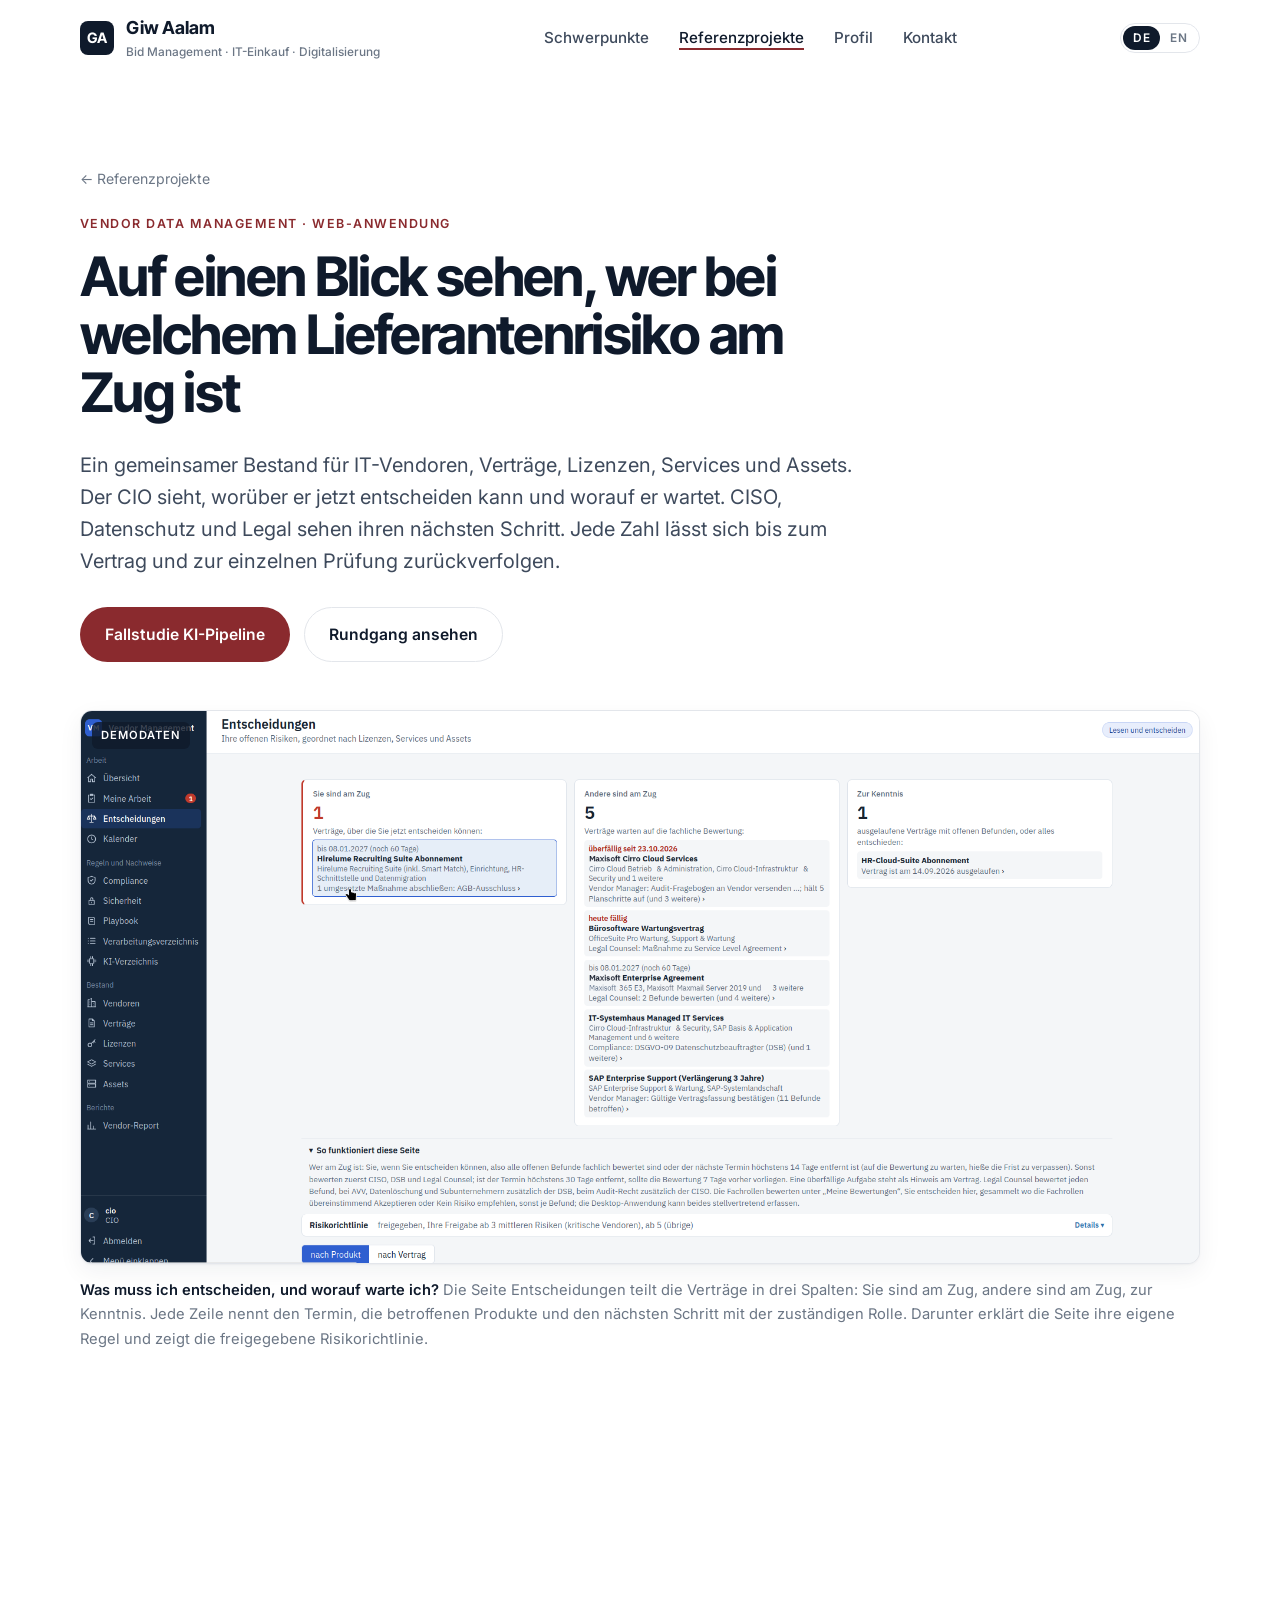
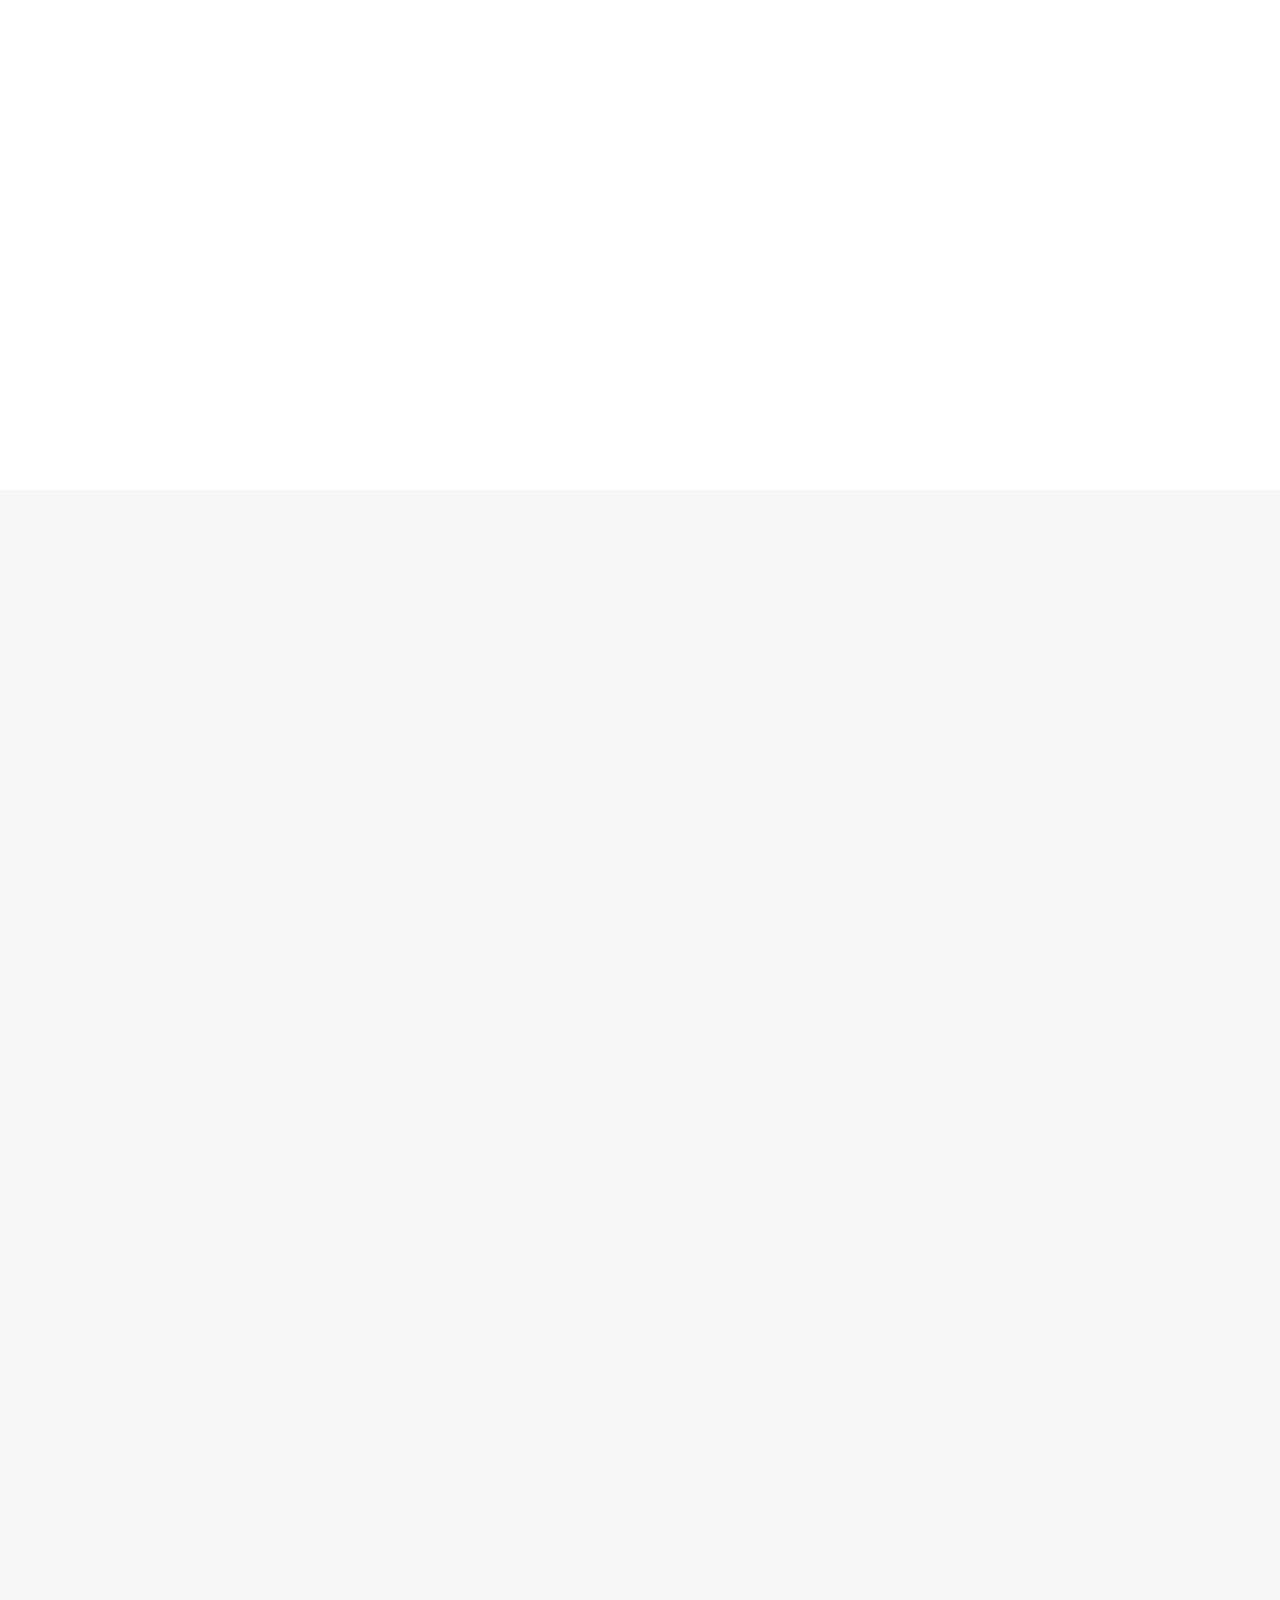
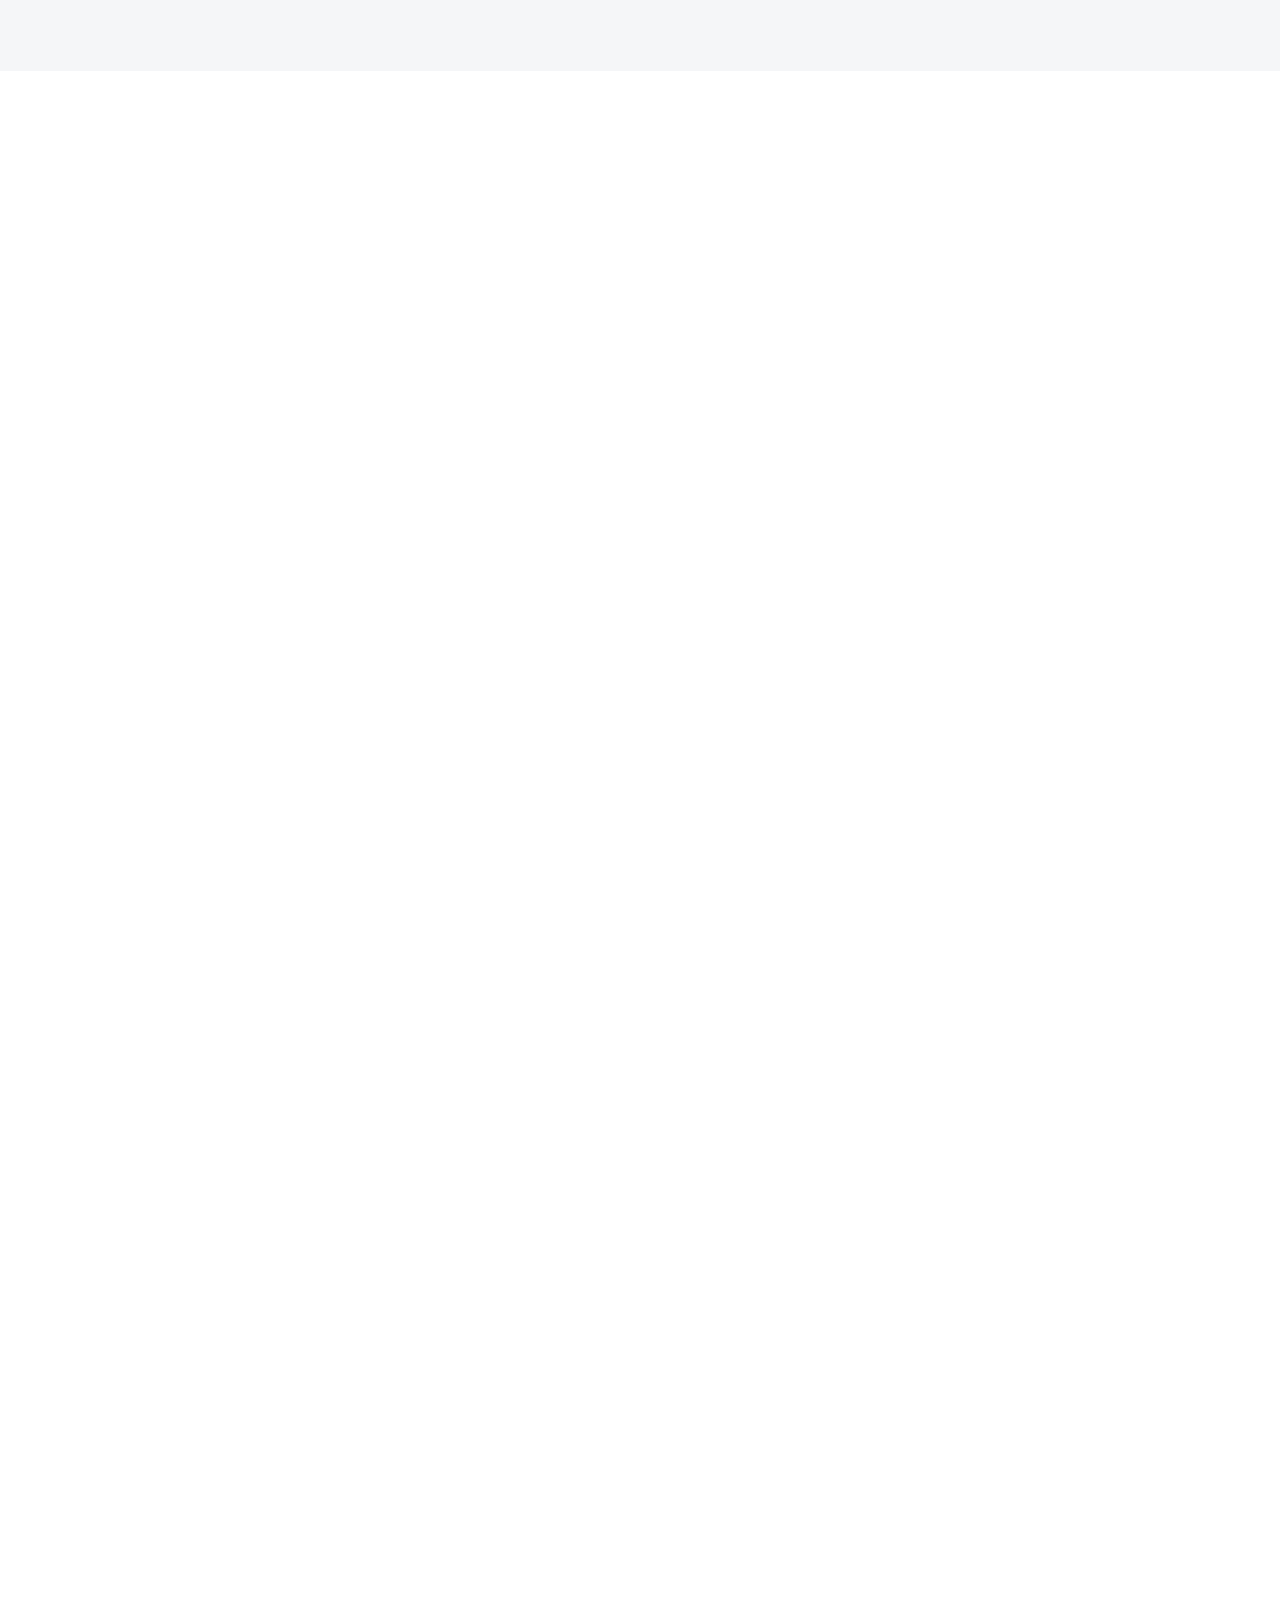
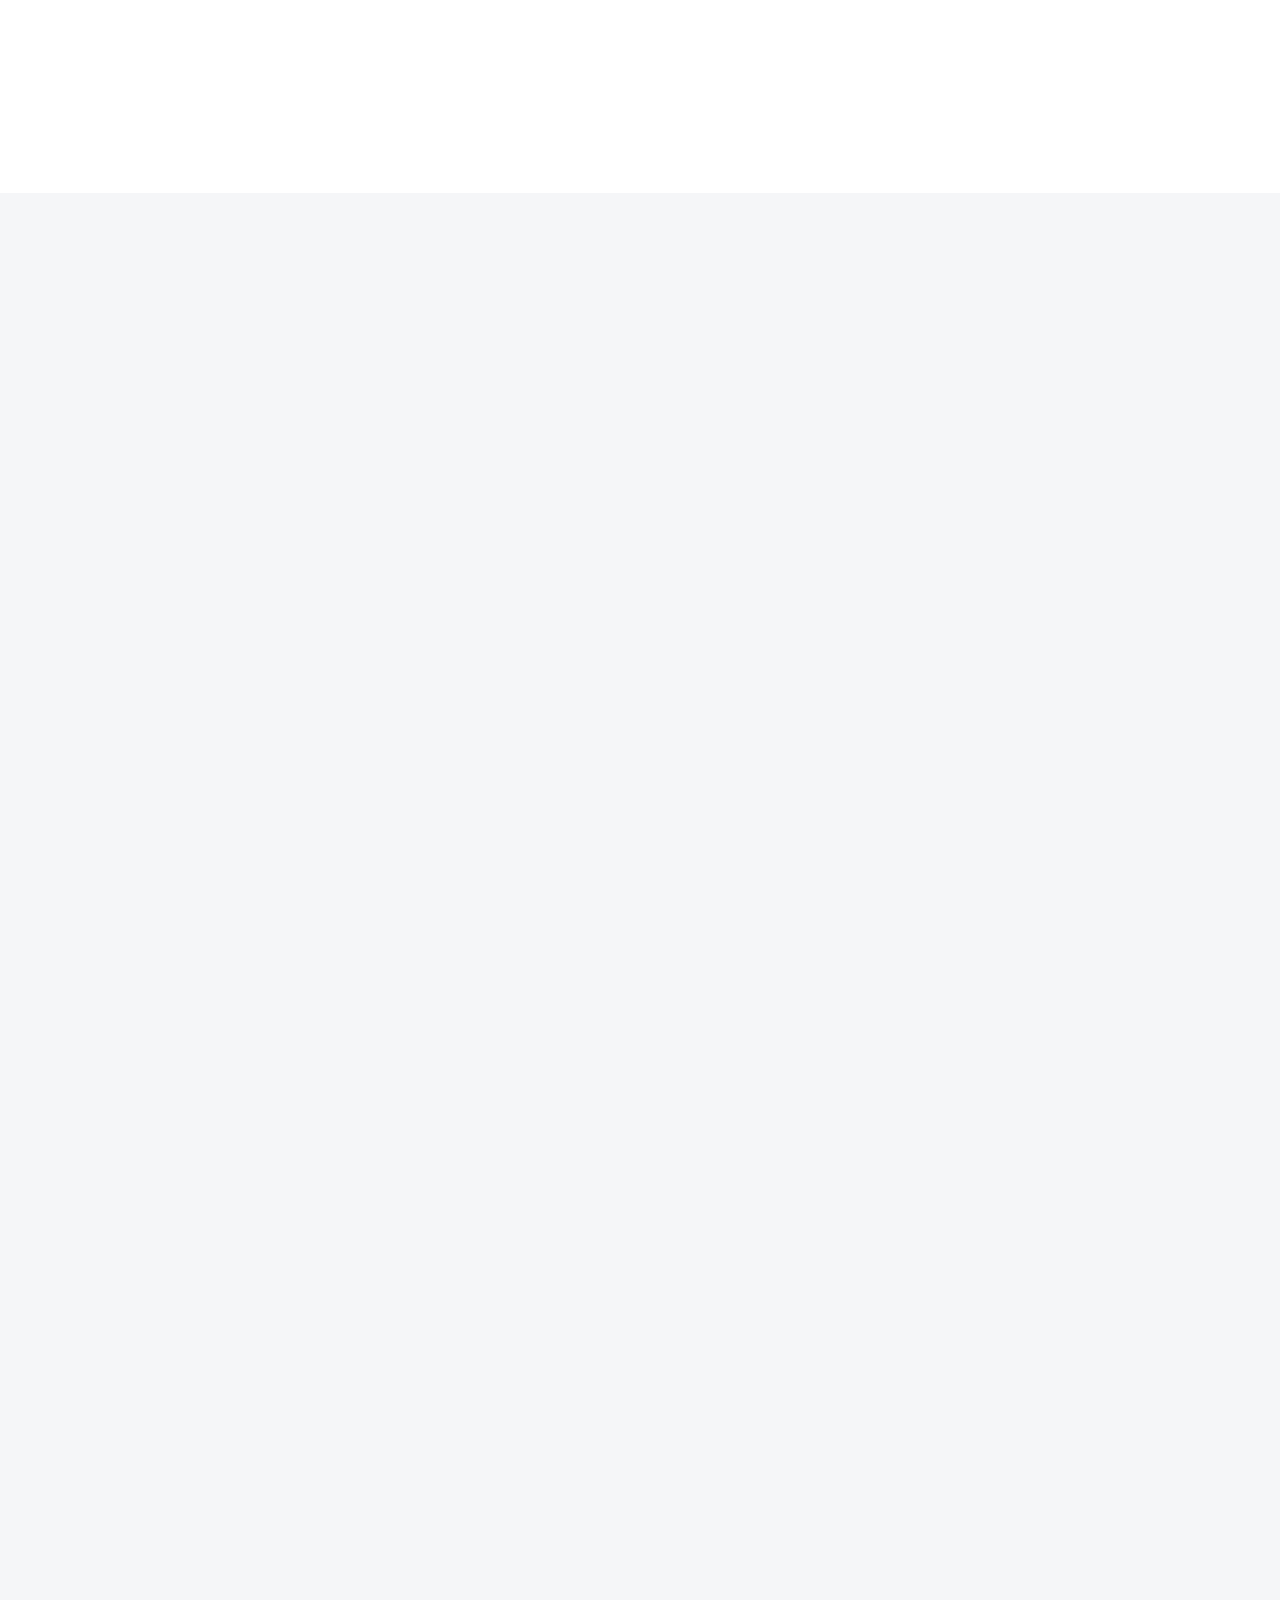
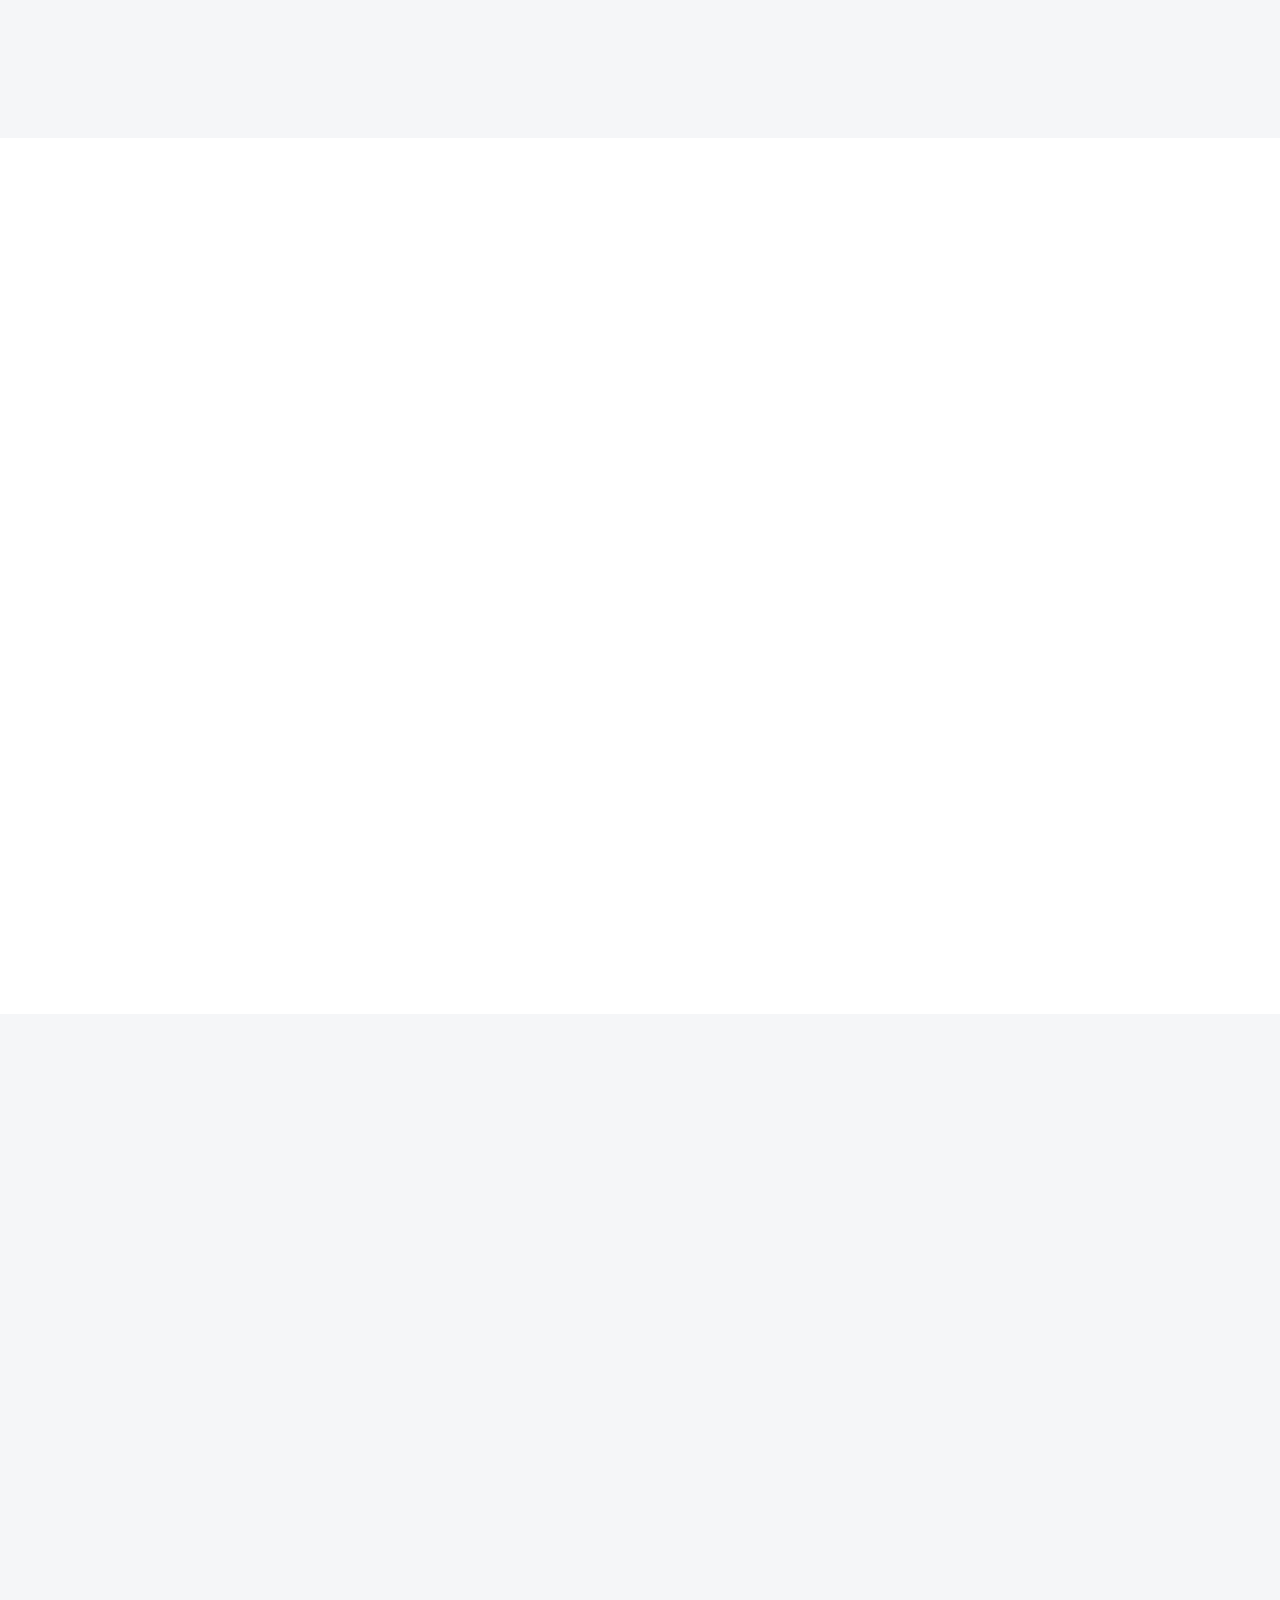
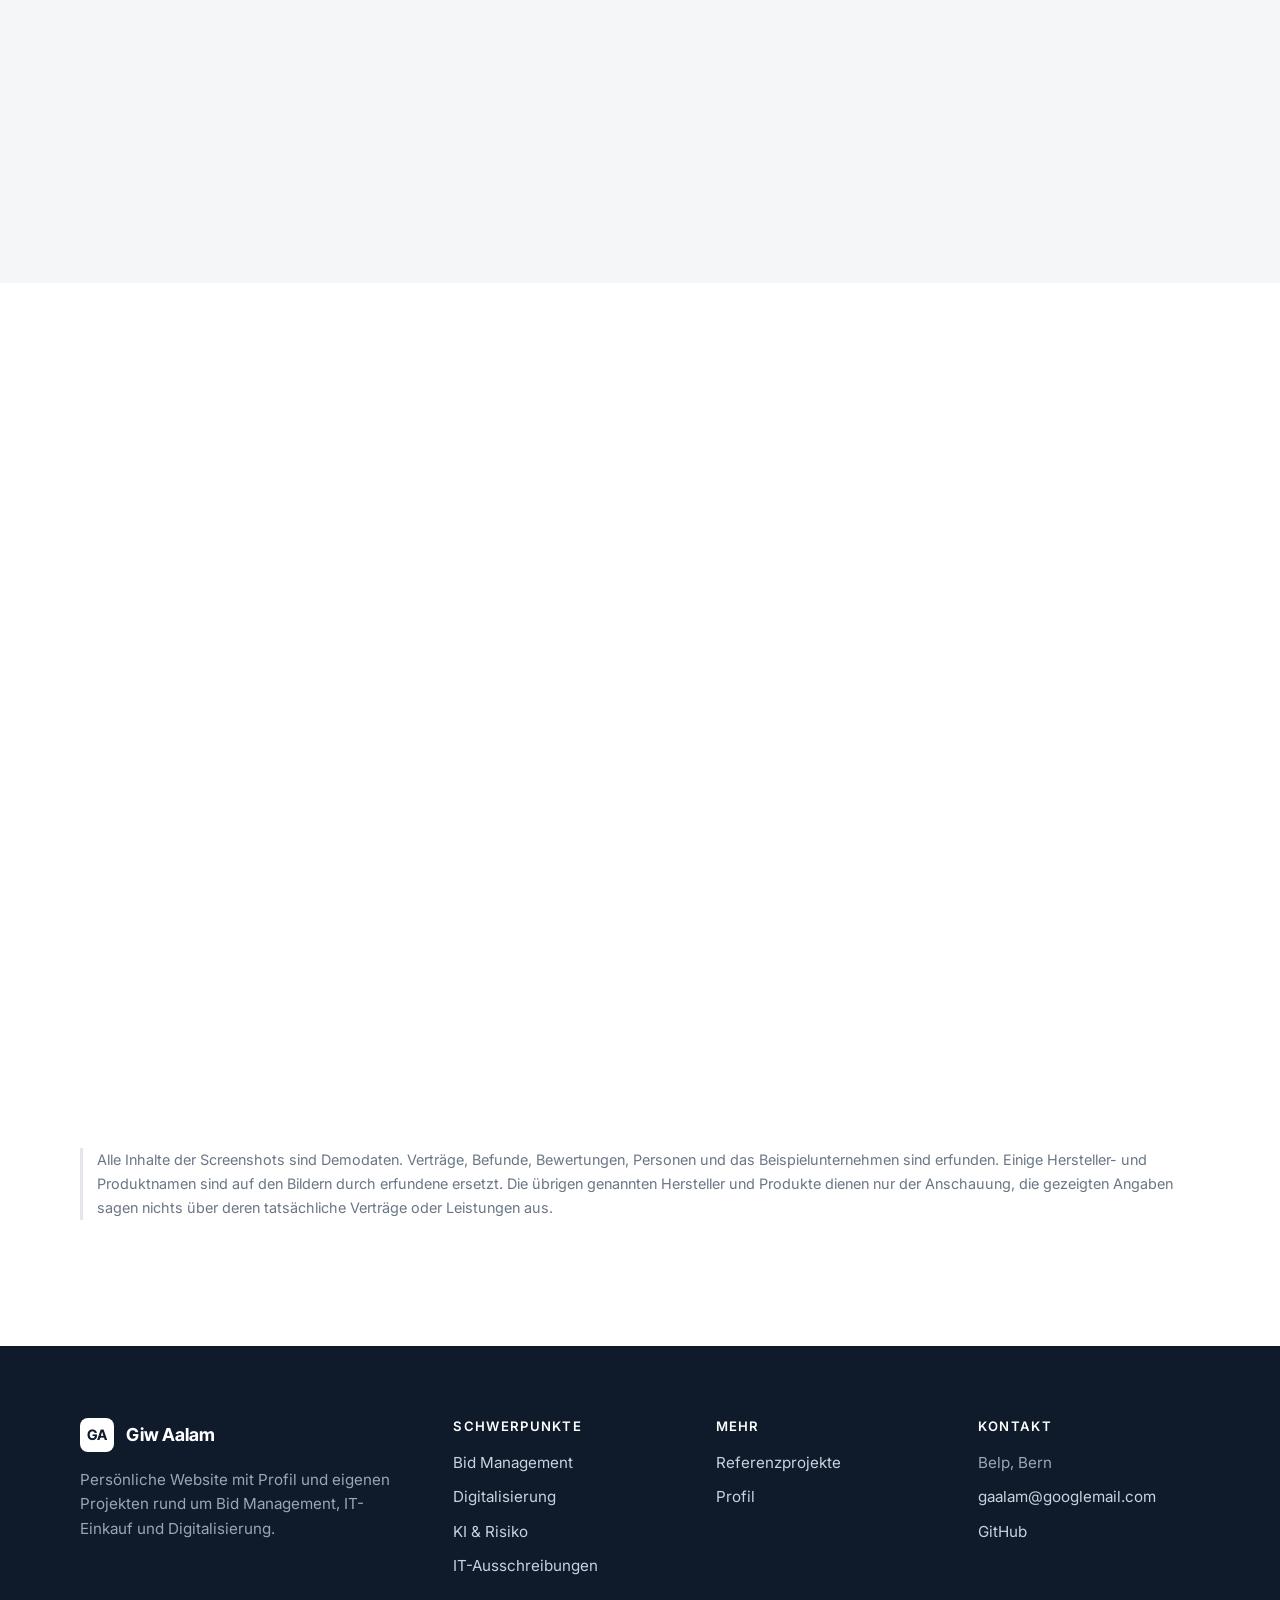
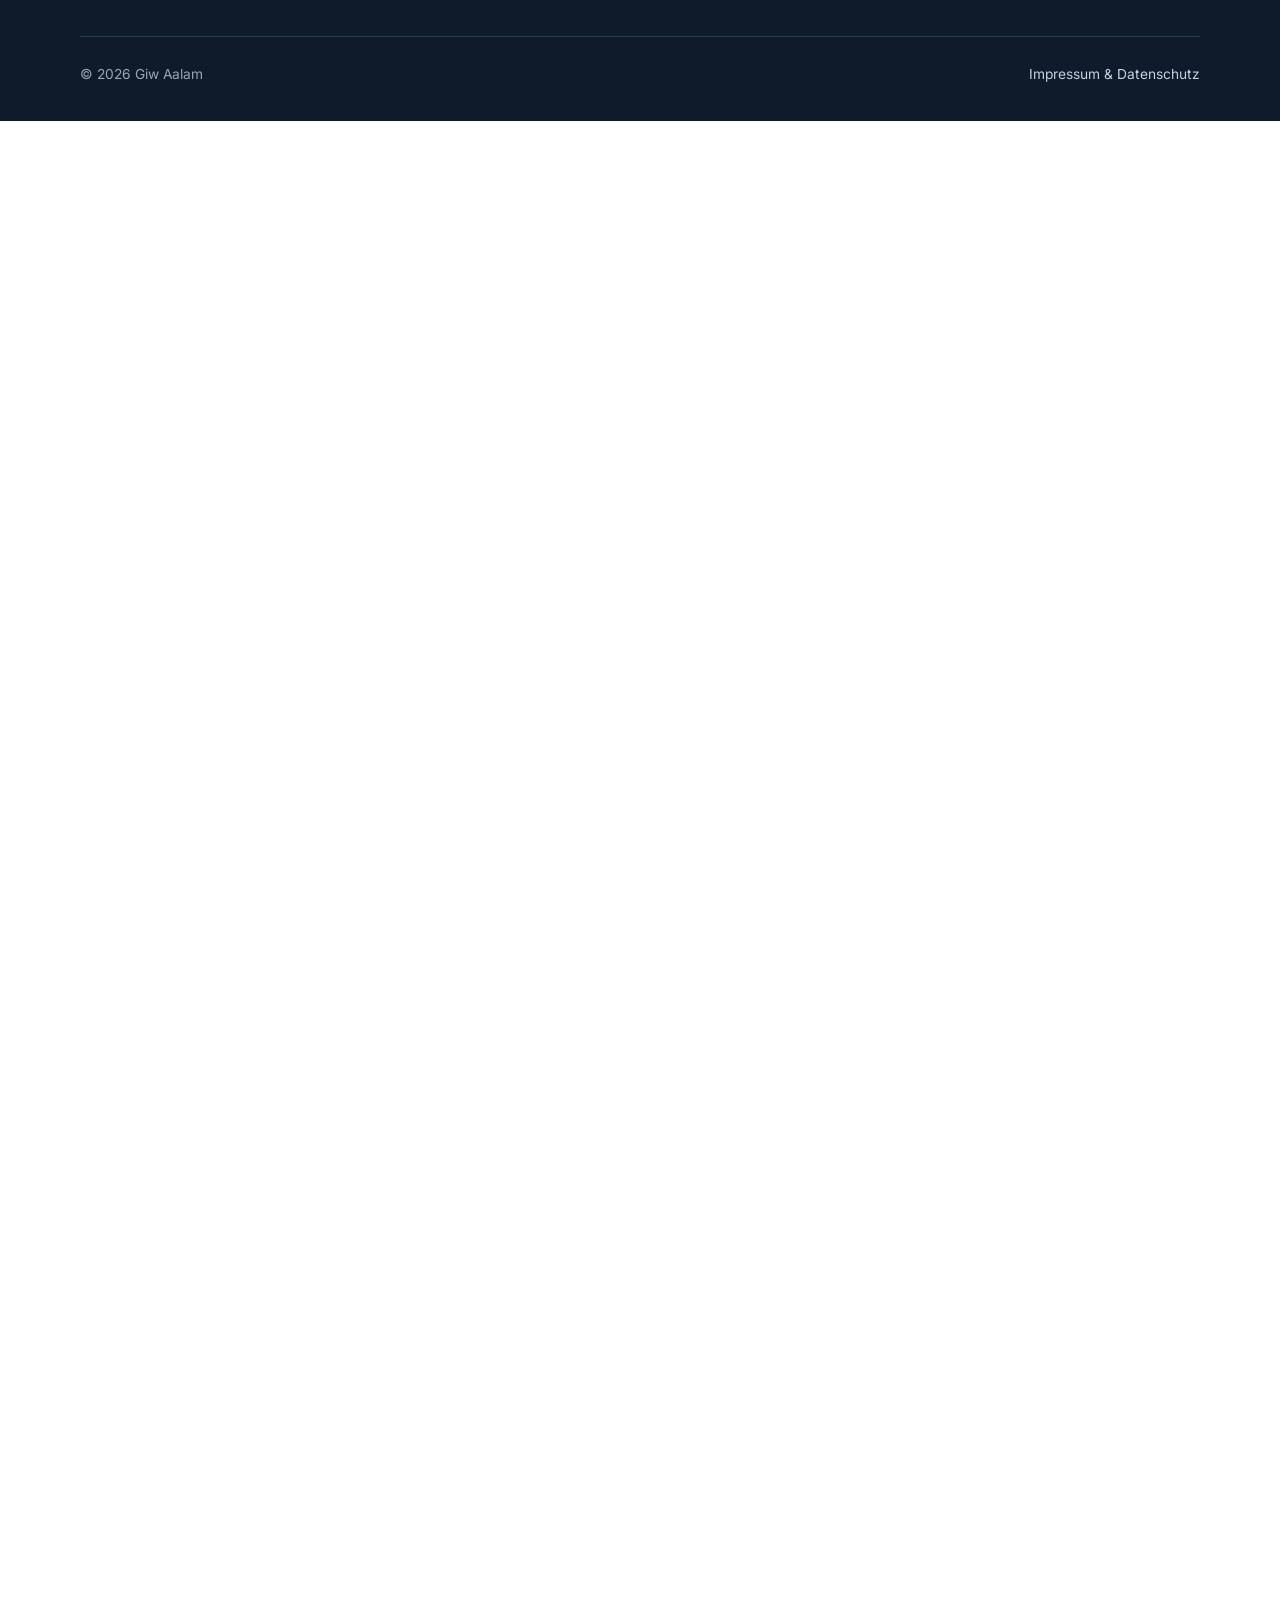
<file: vendor-management-software/index.html>
<!doctype html>
<html lang="de">
<head>
<meta charset="utf-8">
<meta name="robots" content="noindex">
<title>Vendor Data Management · Giw Aalam</title>
<link rel="canonical" href="https://aalam.ch/referenzprojekte/vendor-data-management/web-anwendung/">
<meta http-equiv="refresh" content="0; url=/referenzprojekte/vendor-data-management/web-anwendung/">
</head>
<body>
<p><a href="/referenzprojekte/vendor-data-management/web-anwendung/">Weiter zum Projekt Vendor Data Management</a></p>
</body>
</html>
</file>
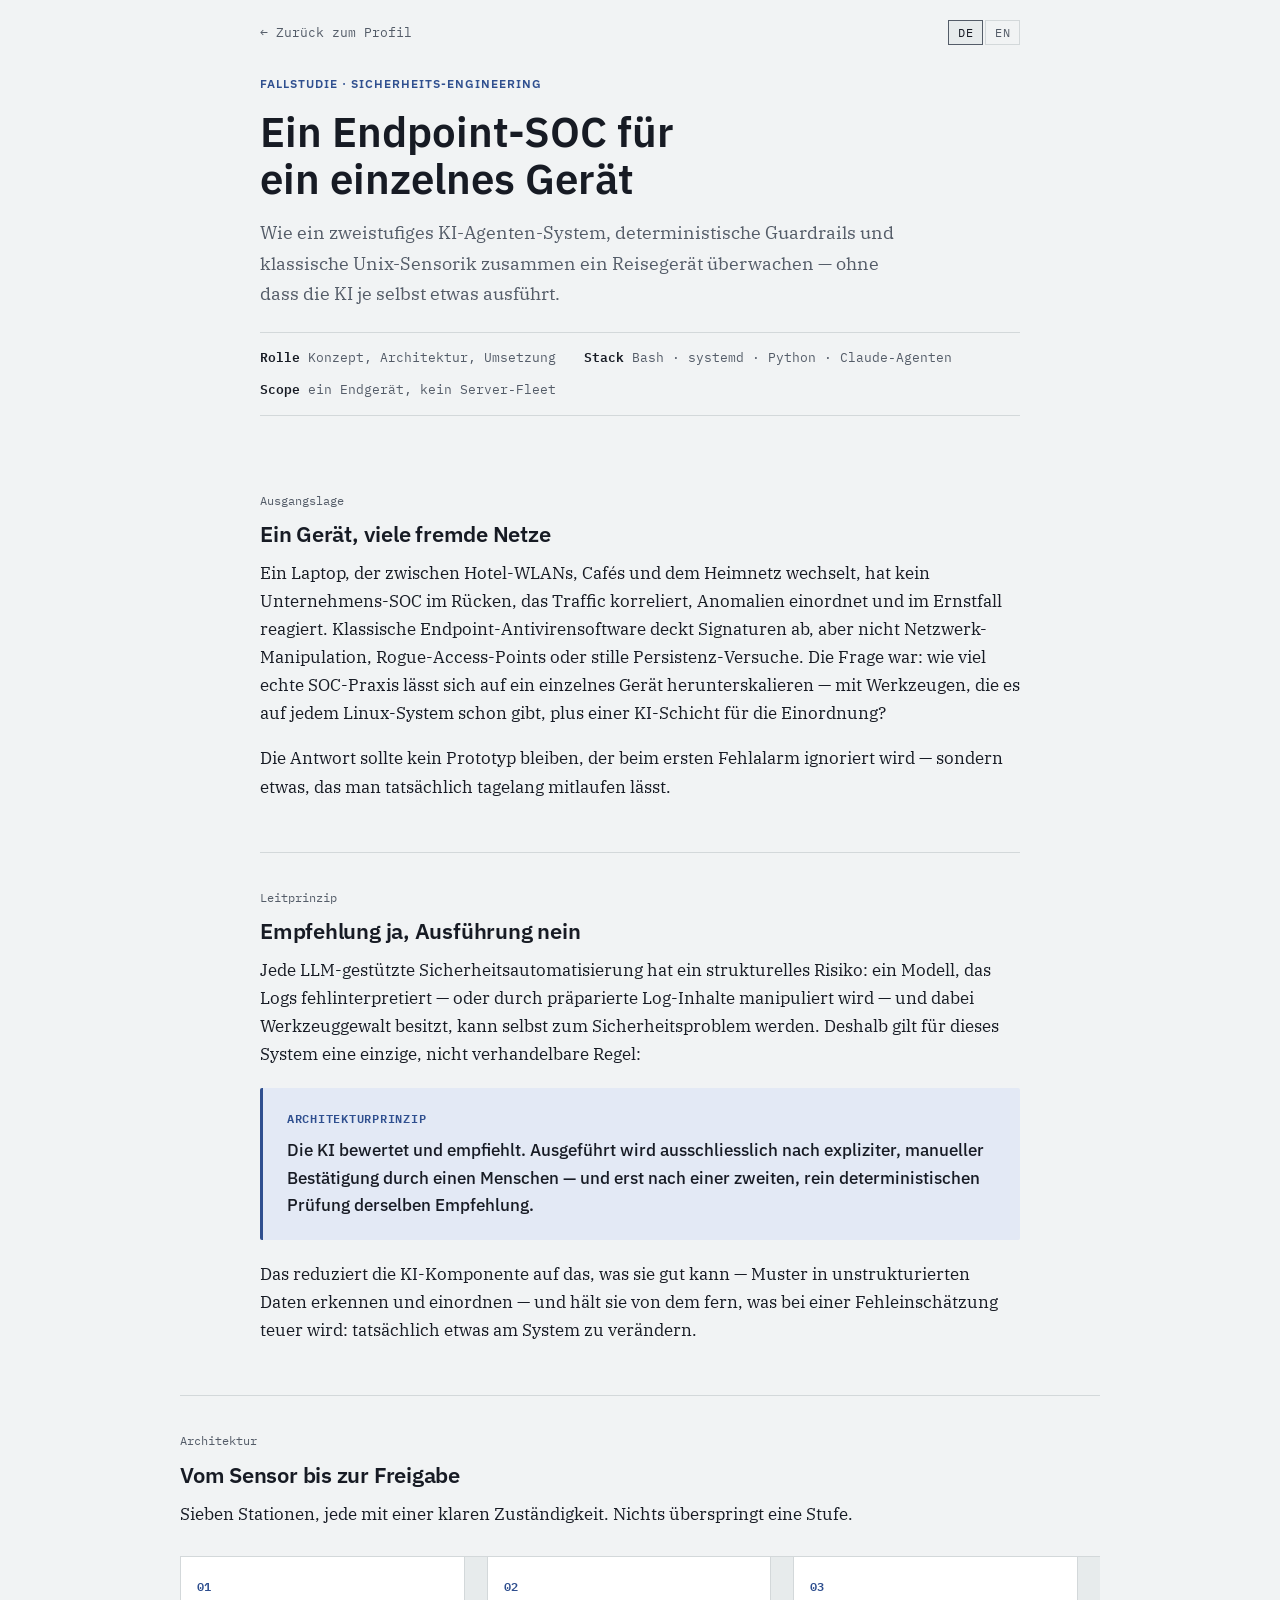
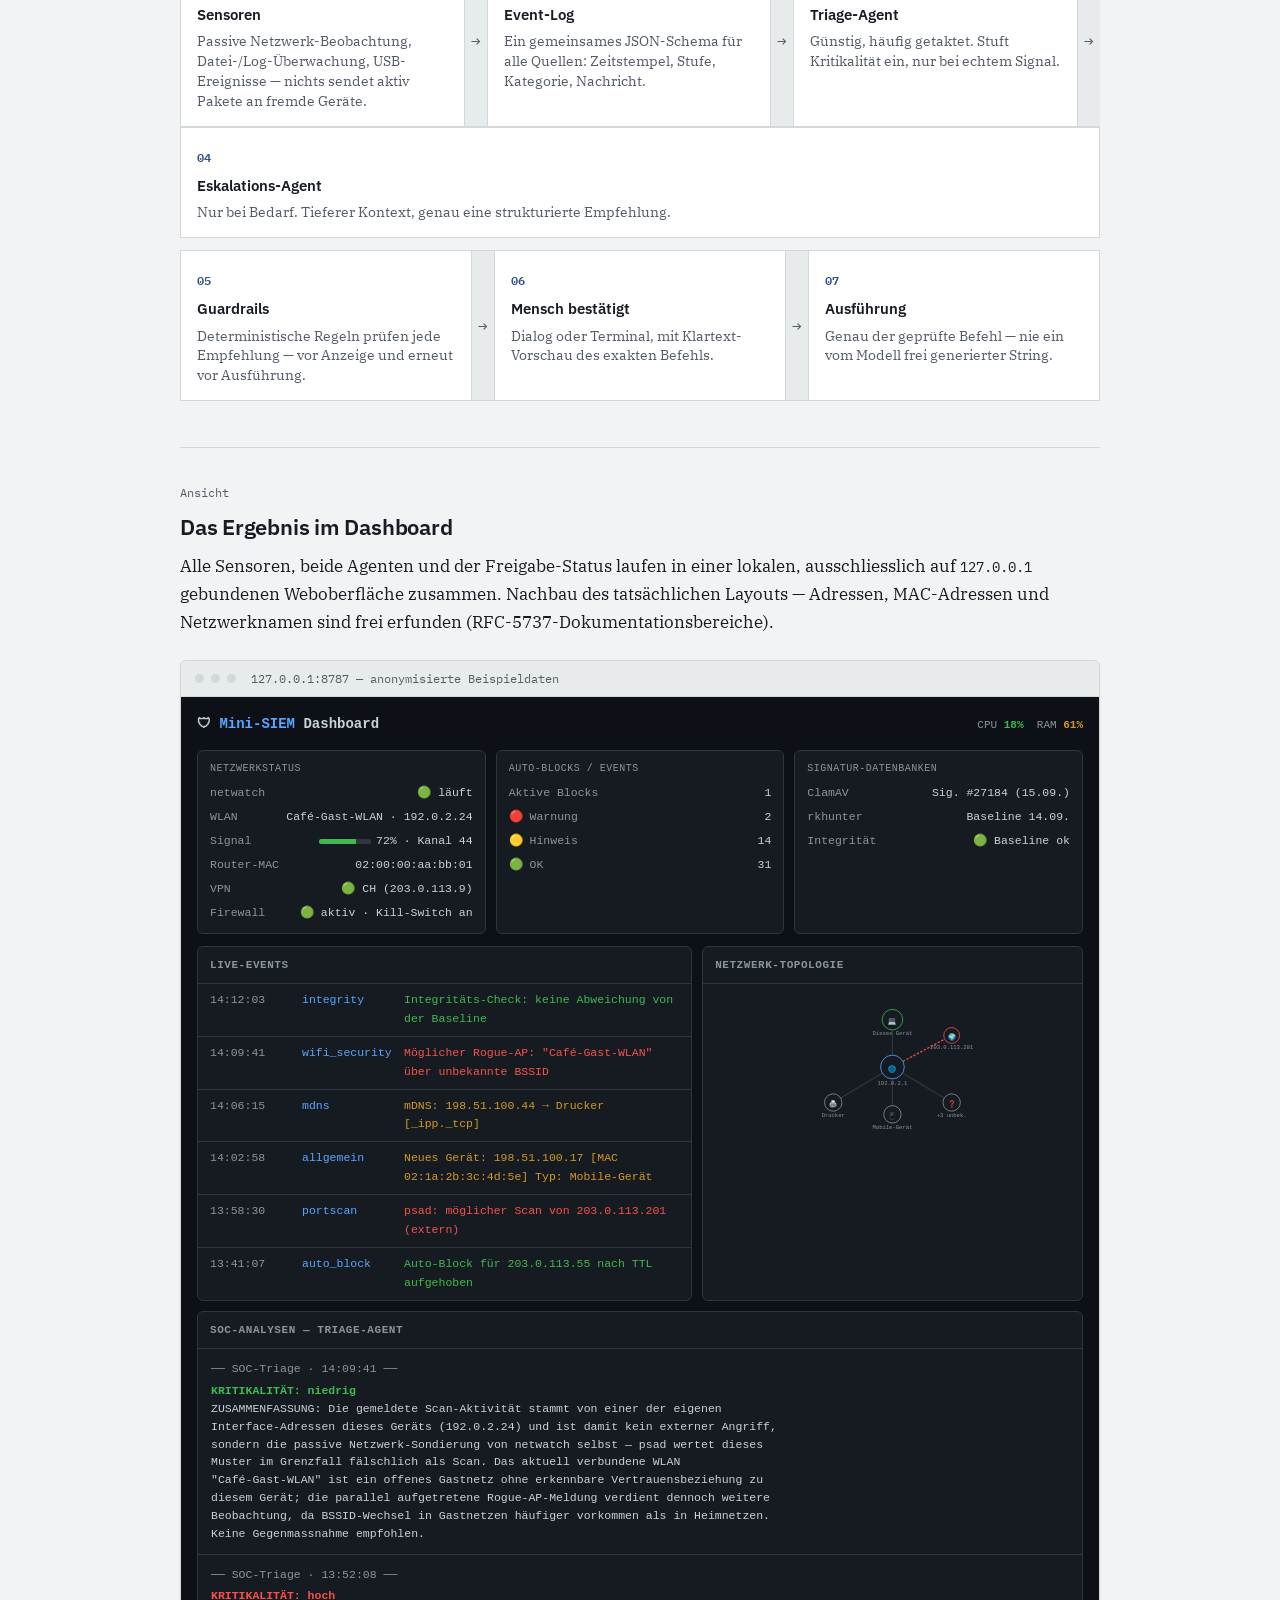
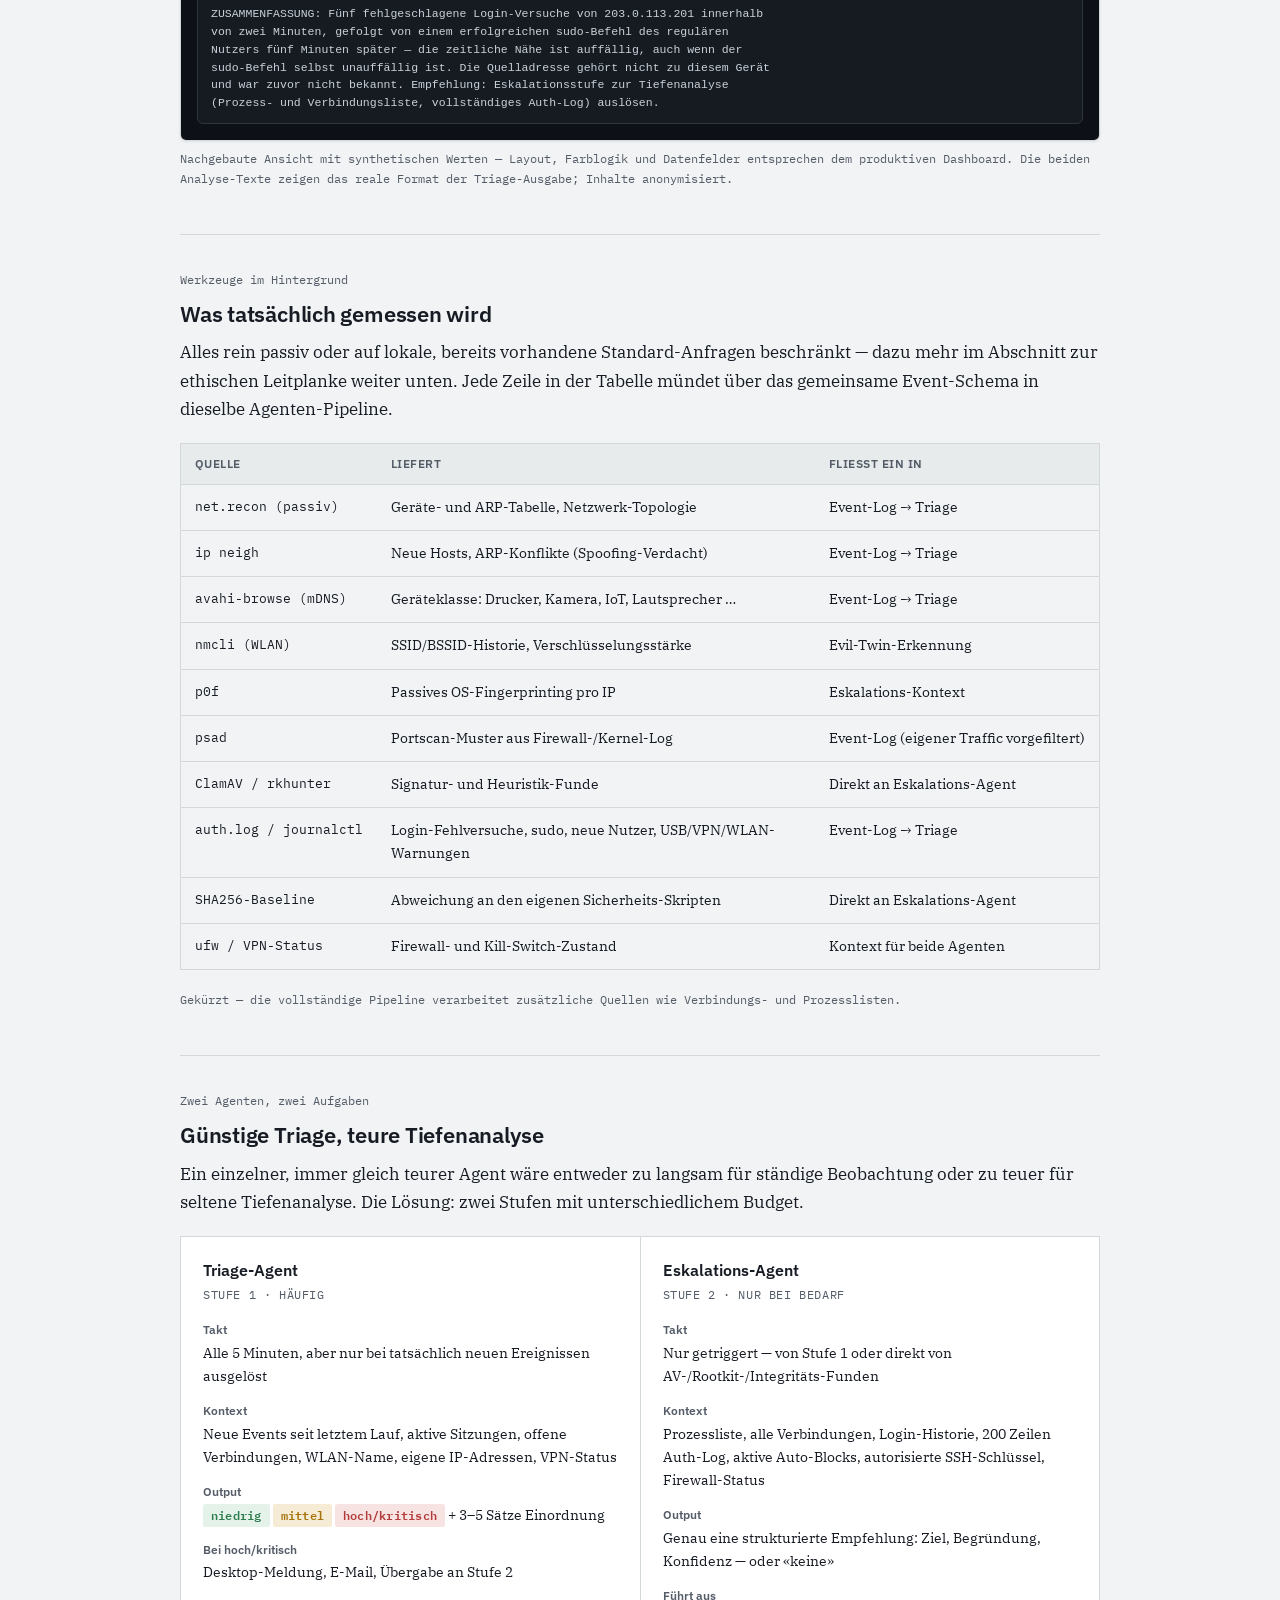
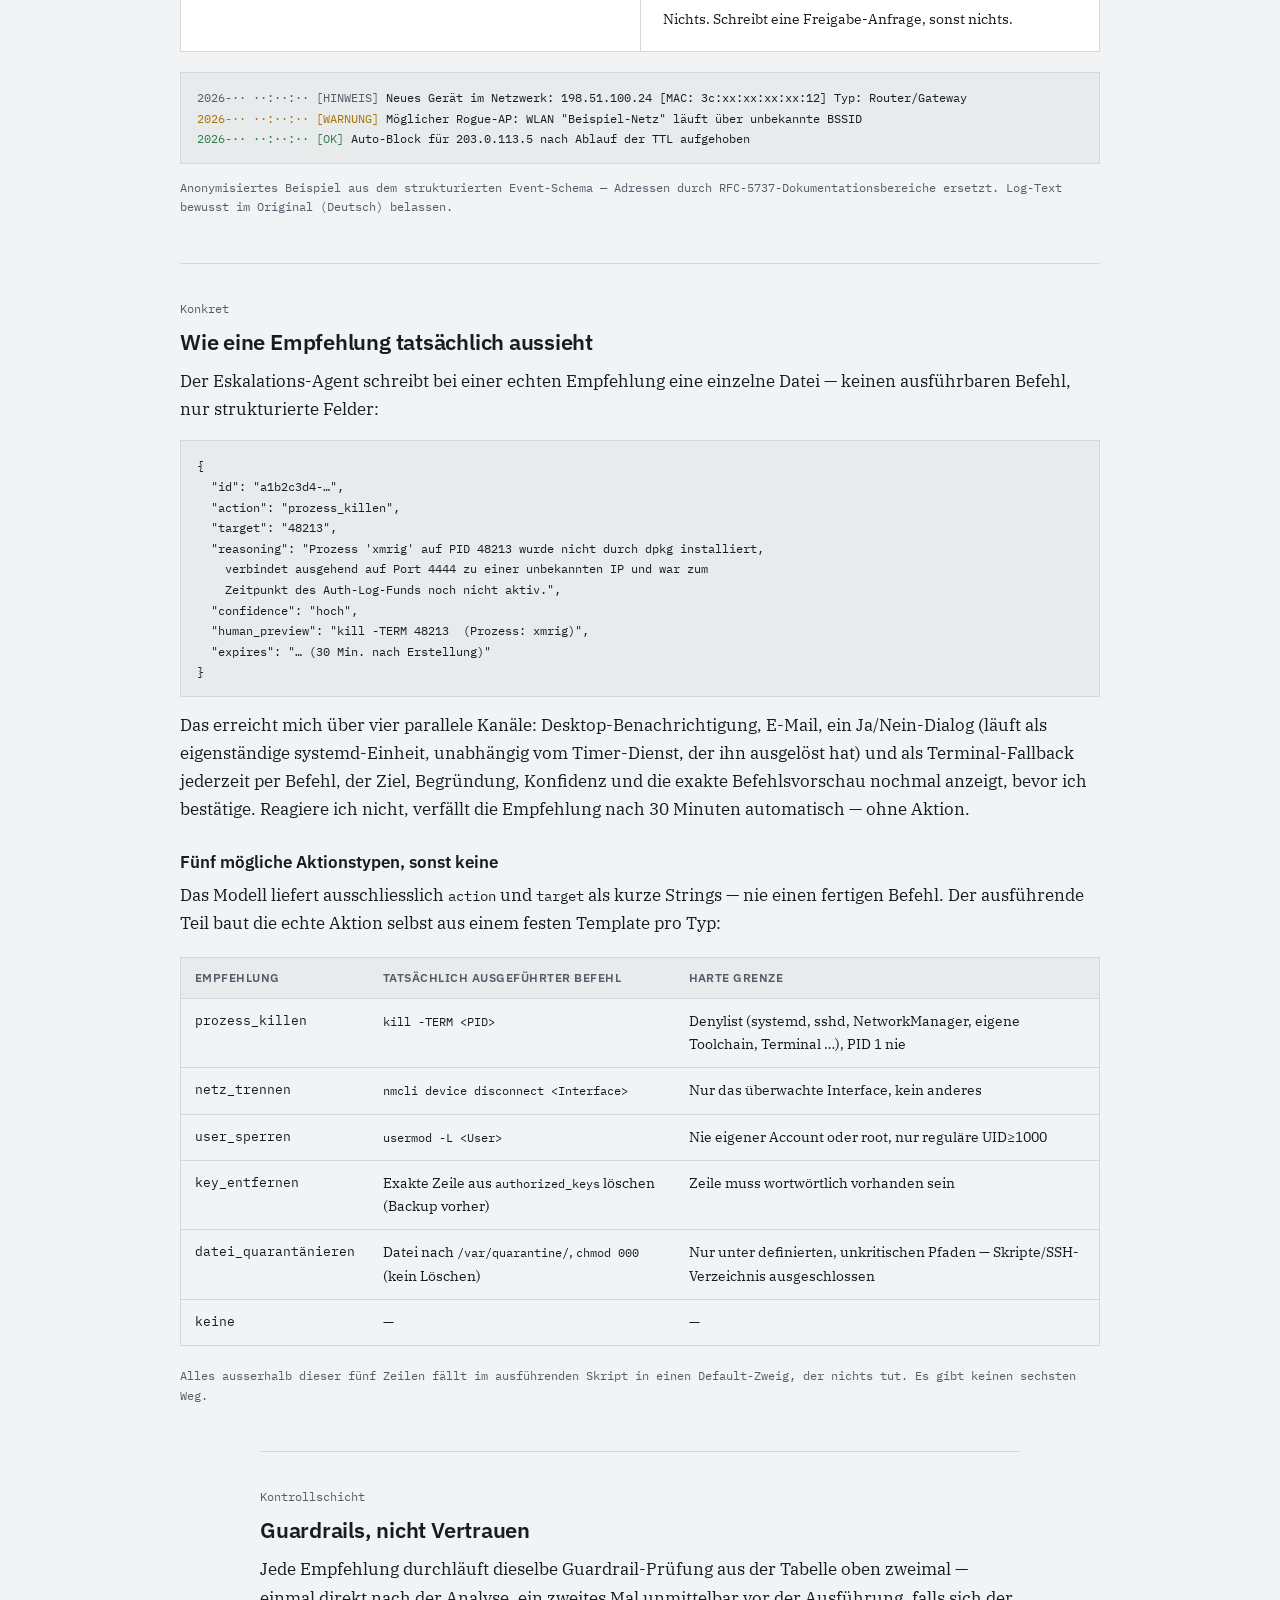
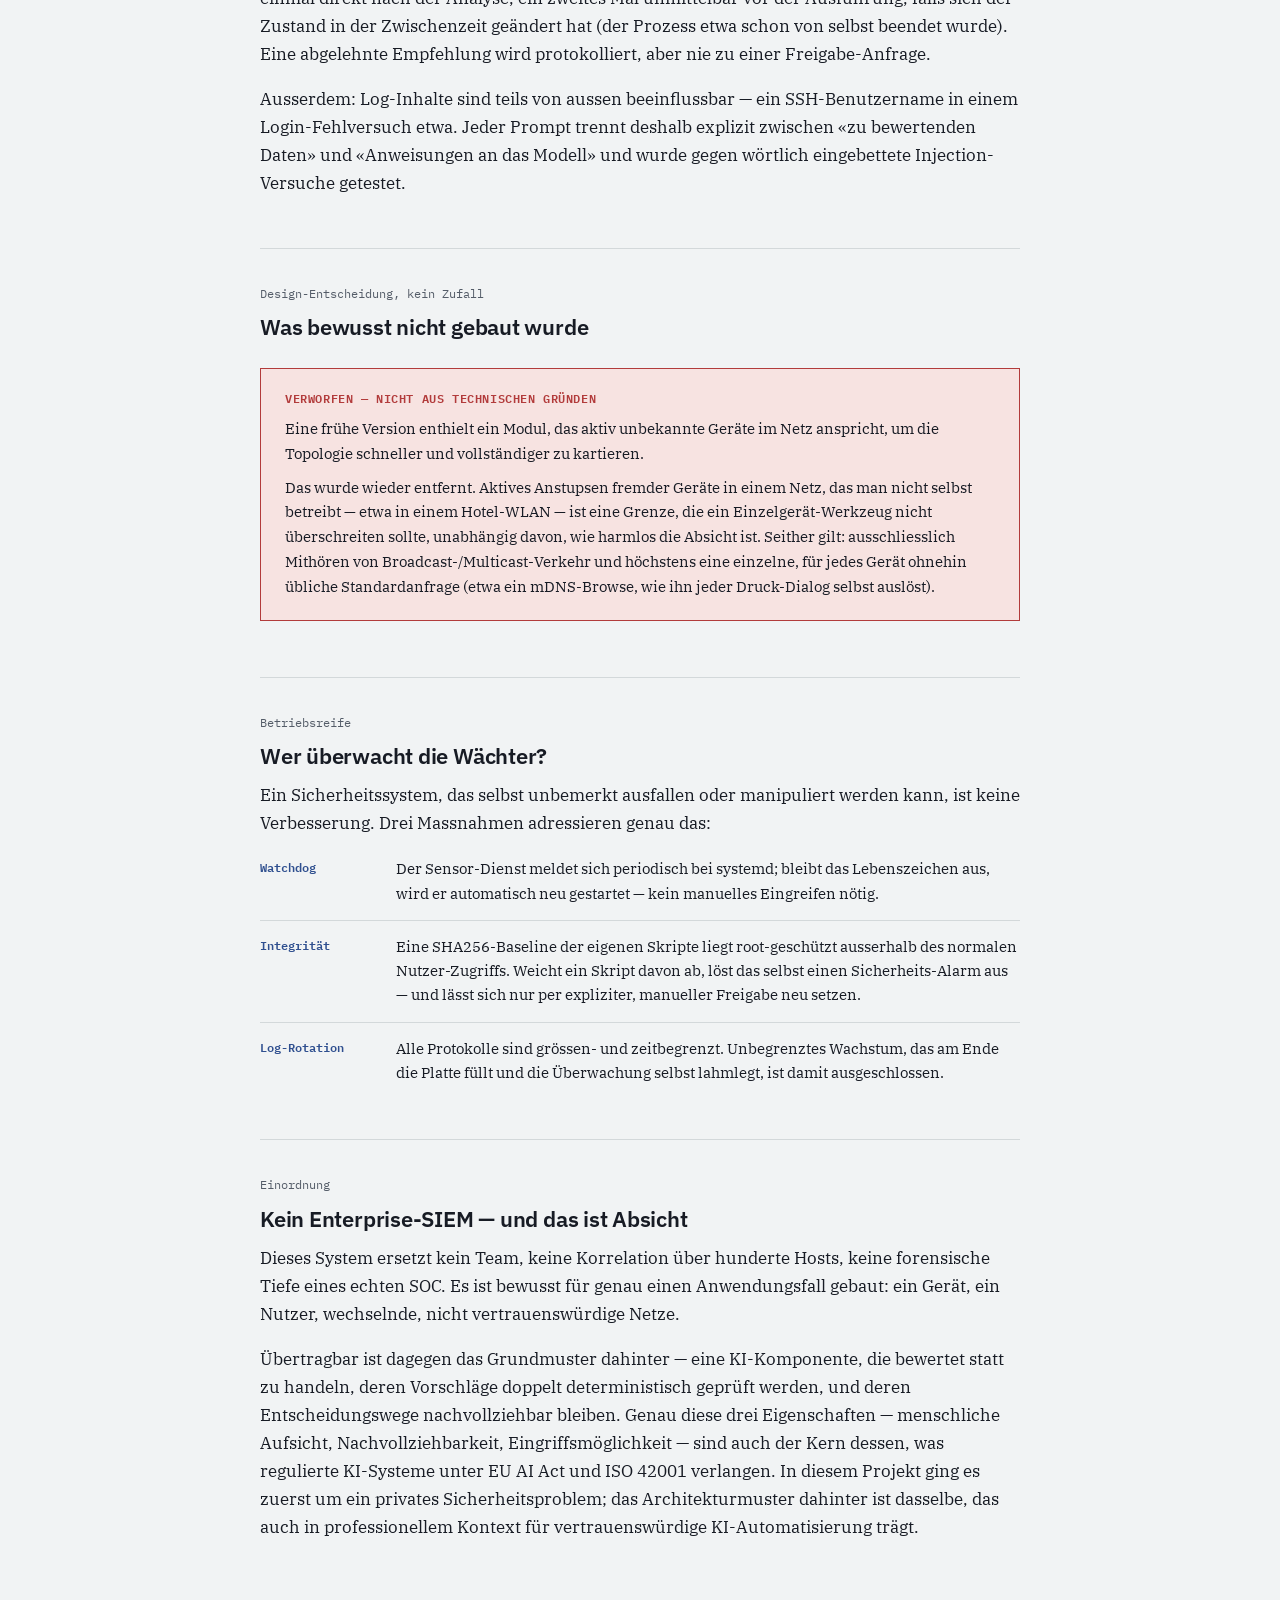
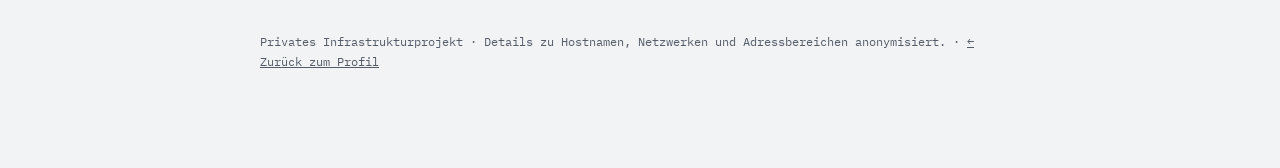
<file: profil/endpoint-soc-agent/index.html>
<!doctype html>
<html lang="de">
<head>
<meta charset="utf-8">
<meta name="viewport" content="width=device-width, initial-scale=1">
<meta name="color-scheme" content="light dark">
<title>Giw Aalam – Endpoint-SOC-Agent (Fallstudie)</title>
<meta name="description" content="Fallstudie: ein zweistufiges, KI-gestütztes Sicherheitsmonitoring für ein einzelnes Reisegerät mit Human-in-the-loop-Freigabe statt automatischer Ausführung.">
<meta property="og:type" content="article">
<meta property="og:url" content="https://aalam.ch/profil/endpoint-soc-agent/">
<meta property="og:site_name" content="Giw Aalam">
<meta property="og:title" content="Endpoint-SOC-Agent — Fallstudie">
<meta property="og:description" content="Ein zweistufiges KI-Agenten-System, deterministische Guardrails und klassische Unix-Sensorik überwachen ein Reisegerät — ohne dass die KI je selbst etwas ausführt.">
<meta property="og:locale" content="de_CH">
<meta name="twitter:card" content="summary">
<link rel="canonical" href="https://aalam.ch/profil/endpoint-soc-agent/">
<link rel="preconnect" href="https://fonts.googleapis.com">
<link rel="preconnect" href="https://fonts.gstatic.com" crossorigin>
<link rel="stylesheet" href="https://fonts.googleapis.com/css2?family=IBM+Plex+Sans:wght@400;500;600;700&family=IBM+Plex+Serif:wght@400;500;600&family=IBM+Plex+Mono:wght@400;500;600&display=swap">
<style>
:root{
  --bg:#F1F3F4;
  --surface:#FFFFFF;
  --surface-2:#E7EBEC;
  --ink:#171B24;
  --ink-muted:#545C68;
  --line:#D3D8DA;
  --accent:#2F4F8F;
  --accent-soft:#E3E9F5;
  --ok:#2E7D4F;      --ok-soft:#E4F2E9;
  --warn:#A6740A;    --warn-soft:#F6ECD6;
  --crit:#B23B3B;    --crit-soft:#F7E3E1;
  --font-display:'IBM Plex Sans',system-ui,sans-serif;
  --font-body:'IBM Plex Serif',Georgia,serif;
  --font-mono:'IBM Plex Mono',ui-monospace,'SFMono-Regular',Menlo,monospace;
}
@media (prefers-color-scheme: dark){
  :root{
    --bg:#12151B; --surface:#1A1F27; --surface-2:#222834;
    --ink:#E7E9EC; --ink-muted:#9BA3AE; --line:#2E3440;
    --accent:#8AACEA; --accent-soft:#233152;
    --ok:#6FBF8F; --ok-soft:#1C3327;
    --warn:#DDB24A; --warn-soft:#3A2F16;
    --crit:#E28787; --crit-soft:#3A1F1F;
  }
}

*{box-sizing:border-box;}
html{scroll-behavior:smooth;}
@media (prefers-reduced-motion: reduce){ html{scroll-behavior:auto;} }
body{
  margin:0;
  background:var(--bg);
  color:var(--ink);
  font-family:var(--font-body);
  font-size:17px;
  line-height:1.65;
  padding-inline:20px;
  padding-block:0 96px;
}
img{max-width:100%;}
.page{max-width:760px;margin-inline:auto;}
.wide{max-width:920px;}

h1,h2,h3{font-family:var(--font-display);color:var(--ink);text-wrap:balance;font-weight:600;}
h1{font-size:clamp(1.9rem,4.5vw,2.6rem);line-height:1.15;margin:0 0 14px;}
h2{font-size:1.4rem;margin:0 0 6px;letter-spacing:-0.01em;}
h3{font-size:1.05rem;margin:0 0 4px;}
p{margin:0 0 1em;}
a{color:var(--accent);}
.mono{font-family:var(--font-mono);}
code{font-family:var(--font-mono);}

/* ── Top bar (back link + language switch) ─────────────── */
.topbar{
  max-width:760px;margin:0 auto;padding-block:20px 0;
  display:flex;justify-content:space-between;align-items:center;gap:16px;flex-wrap:wrap;
}
.topbar a.back{
  font-family:var(--font-mono);font-size:.82rem;color:var(--ink-muted);
  text-decoration:none;
}
.topbar a.back:hover{color:var(--accent);}
.lang-switch{display:flex;gap:2px;}
.lang-btn{
  font-family:var(--font-mono);font-size:.72rem;letter-spacing:.04em;color:var(--ink-muted);
  background:none;border:1px solid var(--line);padding:4px 9px;cursor:pointer;
}
.lang-btn:hover{color:var(--ink);}
.lang-btn.active{color:var(--ink);background:var(--surface-2);border-color:var(--ink-muted);}

/* ── Masthead ─────────────────────────────────────────── */
.masthead{max-width:760px;margin:28px auto 40px;}
.eyebrow{
  font-family:var(--font-display);font-size:0.78rem;font-weight:600;
  letter-spacing:.08em;text-transform:uppercase;color:var(--accent);
  margin:0 0 14px;
}
.dek{font-size:1.15rem;color:var(--ink-muted);max-width:58ch;margin:14px 0 22px;}
.meta{
  display:flex;flex-wrap:wrap;gap:10px 28px;
  font-family:var(--font-mono);font-size:.82rem;color:var(--ink-muted);
  border-top:1px solid var(--line);border-bottom:1px solid var(--line);
  padding-block:14px;margin-top:24px;
}
.meta dt{font-weight:600;color:var(--ink);display:inline;}
.meta div{white-space:nowrap;}

section{max-width:760px;margin:0 auto;padding-block:34px;}
section.wide{max-width:920px;}
section + section{border-top:1px solid var(--line);}
.section-num{
  font-family:var(--font-mono);font-size:.78rem;color:var(--ink-muted);
  display:block;margin-bottom:6px;
}

/* ── Principle callout ────────────────────────────────── */
.principle{
  background:var(--accent-soft);border-left:3px solid var(--accent);
  padding:20px 24px;border-radius:2px;margin:20px 0;
}
.principle p{margin:0;font-family:var(--font-display);font-size:1.05rem;font-weight:500;color:var(--ink);}
.principle span{display:block;font-family:var(--font-mono);font-size:.78rem;color:var(--accent);
  text-transform:uppercase;letter-spacing:.06em;margin-bottom:8px;font-weight:600;}

/* ── Pipeline diagram ─────────────────────────────────── */
.pipeline{
  display:flex;flex-wrap:wrap;gap:0;
  margin:28px 0 8px;overflow-x:auto;padding-bottom:4px;
}
.stage{
  flex:1 1 220px;min-width:150px;
  background:var(--surface);border:1px solid var(--line);
  padding:14px 16px;position:relative;
}
.stage + .stage{border-left:none;}
.stage-n{font-family:var(--font-mono);font-size:.72rem;color:var(--accent);font-weight:600;}
.stage h3{font-family:var(--font-display);font-size:.92rem;margin:4px 0 5px;}
.stage p{font-family:var(--font-body);font-size:.86rem;color:var(--ink-muted);margin:0;line-height:1.45;}
.stage-arrow{
  flex:0 0 auto;display:flex;align-items:center;justify-content:center;
  width:22px;color:var(--ink-muted);font-family:var(--font-mono);font-size:1rem;
  background:var(--surface-2);border-top:1px solid var(--line);border-bottom:1px solid var(--line);
}
@media (max-width:720px){
  .pipeline{flex-direction:column;}
  .stage{border-left:1px solid var(--line) !important;}
  .stage-arrow{width:auto;height:20px;transform:rotate(90deg);}
}

/* ── Tool table ────────────────────────────────────────── */
.tbl-wrap{overflow-x:auto;margin:20px 0;border:1px solid var(--line);}
table{border-collapse:collapse;width:100%;font-size:.88rem;min-width:640px;}
thead th{
  font-family:var(--font-display);font-weight:600;font-size:.76rem;
  text-transform:uppercase;letter-spacing:.04em;color:var(--ink-muted);
  text-align:left;padding:10px 14px;background:var(--surface-2);
  border-bottom:1px solid var(--line);
}
tbody td{padding:11px 14px;border-bottom:1px solid var(--line);vertical-align:top;}
tbody tr:last-child td{border-bottom:none;}
tbody tr:hover{background:var(--surface-2);}
td.tool{font-family:var(--font-mono);font-size:.83rem;color:var(--ink);white-space:nowrap;}
td.agent{white-space:nowrap;}

/* ── Severity badges ──────────────────────────────────── */
.badge{
  display:inline-block;font-family:var(--font-mono);font-size:.72rem;font-weight:600;
  padding:2px 8px;border-radius:2px;letter-spacing:.02em;
}
.badge.ok{background:var(--ok-soft);color:var(--ok);}
.badge.warn{background:var(--warn-soft);color:var(--warn);}
.badge.crit{background:var(--crit-soft);color:var(--crit);}

/* ── Agent comparison ─────────────────────────────────── */
.agents{display:grid;grid-template-columns:1fr 1fr;gap:1px;background:var(--line);
  border:1px solid var(--line);margin:20px 0;}
.agent-col{background:var(--surface);padding:20px 22px;}
.agent-col h3{font-family:var(--font-display);font-size:1rem;margin-bottom:2px;}
.agent-col .role{font-family:var(--font-mono);font-size:.74rem;color:var(--ink-muted);
  text-transform:uppercase;letter-spacing:.05em;margin-bottom:14px;display:block;}
.agent-col dl{margin:0;font-size:.88rem;}
.agent-col dt{font-family:var(--font-display);font-weight:600;font-size:.78rem;
  color:var(--ink-muted);margin-top:12px;}
.agent-col dt:first-child{margin-top:0;}
.agent-col dd{margin:2px 0 0;color:var(--ink);}
@media (max-width:600px){.agents{grid-template-columns:1fr;}}

/* ── Code / log sample ────────────────────────────────── */
.log{
  background:var(--surface-2);border:1px solid var(--line);
  padding:14px 16px;font-family:var(--font-mono);font-size:.78rem;
  line-height:1.65;overflow-x:auto;white-space:pre;color:var(--ink);
  margin:14px 0;
}
.log .lvl-hinweis{color:var(--ink-muted);}
.log .lvl-warnung{color:var(--warn);}
.log .lvl-ok{color:var(--ok);}
.caption{font-family:var(--font-mono);font-size:.74rem;color:var(--ink-muted);margin-top:6px;}

/* ── Negative example callout ─────────────────────────── */
.negex{
  border:1px solid var(--crit);background:var(--crit-soft);
  padding:20px 24px;margin:22px 0;
}
.negex .tag{font-family:var(--font-mono);font-size:.74rem;font-weight:600;color:var(--crit);
  text-transform:uppercase;letter-spacing:.05em;display:block;margin-bottom:8px;}
.negex p{margin:0 0 .6em;font-size:.94rem;}
.negex p:last-child{margin-bottom:0;}

/* ── hardening list ───────────────────────────────────── */
.hard{display:grid;gap:14px;margin:20px 0;}
.hard-item{display:grid;grid-template-columns:120px 1fr;gap:16px;font-size:.92rem;
  padding-bottom:14px;border-bottom:1px solid var(--line);}
.hard-item:last-child{border-bottom:none;padding-bottom:0;}
.hard-item .k{font-family:var(--font-mono);font-size:.78rem;color:var(--accent);font-weight:600;}
@media (max-width:560px){.hard-item{grid-template-columns:1fr;gap:4px;}}

/* ── Dashboard-Mockup (Farben/Layout 1:1 aus dem echten Tool, Daten synthetisch) ── */
.dash-frame{
  max-width:920px;margin:24px auto 8px;border:1px solid var(--line);
  border-radius:6px;overflow:hidden;box-shadow:0 1px 3px rgba(0,0,0,.08);
}
.dash-titlebar{
  background:var(--surface-2);border-bottom:1px solid var(--line);
  padding:8px 14px;display:flex;align-items:center;gap:7px;
}
.dash-titlebar span{width:9px;height:9px;border-radius:50%;background:var(--line);display:inline-block;}
.dash-titlebar em{
  font-style:normal;font-family:var(--font-mono);font-size:.72rem;color:var(--ink-muted);
  margin-left:8px;
}
.dash-mock{
  --db-bg:#0d1117; --db-panel:#161b22; --db-border:#30363d;
  --db-text:#c9d1d9; --db-dim:#8b949e;
  --db-ok:#3fb950; --db-hinweis:#d29922; --db-warnung:#f85149; --db-accent:#58a6ff;
  background:var(--db-bg);color:var(--db-text);
  font-family:"SF Mono",Consolas,Monaco,monospace;font-size:12.5px;
  padding:16px;
}
.dm-head{display:flex;justify-content:space-between;align-items:center;margin-bottom:14px;}
.dm-head h4{margin:0;font-size:14px;font-weight:600;color:var(--db-text);}
.dm-head h4 b{color:var(--db-accent);font-weight:600;}
.dm-head .load{color:var(--db-dim);font-size:11px;}
.dm-cards{display:grid;grid-template-columns:repeat(3,1fr);gap:10px;margin-bottom:12px;}
.dm-card{background:var(--db-panel);border:1px solid var(--db-border);border-radius:6px;padding:10px 12px;}
.dm-card .lbl{color:var(--db-dim);font-size:10px;text-transform:uppercase;letter-spacing:.05em;margin-bottom:6px;}
.dm-line{display:flex;justify-content:space-between;gap:8px;font-size:11.5px;margin-top:5px;}
.dm-line .k{color:var(--db-dim);}
.dm-bar{width:52px;height:5px;background:var(--db-border);border-radius:3px;overflow:hidden;display:inline-block;margin-right:5px;}
.dm-bar i{display:block;height:100%;background:var(--db-ok);}
.dm-panel{background:var(--db-panel);border:1px solid var(--db-border);border-radius:6px;overflow:hidden;}
.dm-panel h5{margin:0;padding:9px 12px;font-size:11px;text-transform:uppercase;letter-spacing:.05em;
  color:var(--db-dim);border-bottom:1px solid var(--db-border);font-weight:600;}
.dm-row{display:grid;grid-template-columns:82px 92px 1fr;gap:10px;padding:7px 12px;
  border-bottom:1px solid var(--db-border);font-size:11.5px;}
.dm-row:last-child{border-bottom:none;}
.dm-row .ts{color:var(--db-dim);white-space:nowrap;}
.dm-row .cat{color:var(--db-accent);}
.dm-row.ok .msg{color:var(--db-ok);}
.dm-row.hinweis .msg{color:var(--db-hinweis);}
.dm-row.warnung .msg{color:var(--db-warnung);}
.dm-grid2{display:grid;grid-template-columns:1.3fr 1fr;gap:10px;margin-top:10px;}
.dm-topo{padding:10px;}
.dm-topo svg text{fill:var(--db-text);font-size:8px;text-anchor:middle;}
.dm-topo svg .lbl2{fill:var(--db-dim);font-size:7px;}
.dm-summary{padding:11px 13px;font-size:11.5px;line-height:1.55;white-space:pre-wrap;
  border-bottom:1px solid var(--db-border);}
.dm-summary:last-child{border-bottom:none;}
.dm-summary .hd{color:var(--db-dim);display:block;margin-bottom:4px;}
.dm-summary .krit{font-weight:600;}
.dm-summary .krit.niedrig{color:var(--db-ok);}
.dm-summary .krit.hoch{color:var(--db-warnung);}
@media (max-width:680px){.dm-cards{grid-template-columns:1fr;} .dm-grid2{grid-template-columns:1fr;}}

.closing{max-width:760px;margin:0 auto;padding-block:34px 0;border-top:1px solid var(--line);}
.closing p{color:var(--ink-muted);}
footer{max-width:760px;margin:40px auto 0;font-family:var(--font-mono);font-size:.76rem;
  color:var(--ink-muted);}
</style>
</head>
<body>

<div class="topbar">
  <a class="back" href="../" data-i18n="nav.back">← Zurück zum Profil</a>
  <span class="lang-switch">
    <button class="lang-btn" data-lang="de" type="button">DE</button><button class="lang-btn" data-lang="en" type="button">EN</button>
  </span>
</div>

<div class="masthead">
  <p class="eyebrow" data-i18n="mast.eyebrow">Fallstudie · Sicherheits-Engineering</p>
  <h1 data-i18n="mast.h1">Ein Endpoint-SOC für ein einzelnes Gerät</h1>
  <p class="dek" data-i18n="mast.dek">Wie ein zweistufiges KI-Agenten-System, deterministische Guardrails und
  klassische Unix-Sensorik zusammen ein Reisegerät überwachen — ohne dass die KI je selbst
  etwas ausführt.</p>
  <div class="meta">
    <div data-i18n="mast.meta1"><dt>Rolle</dt> Konzept, Architektur, Umsetzung</div>
    <div data-i18n="mast.meta2"><dt>Stack</dt> Bash · systemd · Python · Claude-Agenten</div>
    <div data-i18n="mast.meta3"><dt>Scope</dt> ein Endgerät, kein Server-Fleet</div>
  </div>
</div>

<section>
  <span class="section-num" data-i18n="s1.num">Ausgangslage</span>
  <h2 data-i18n="s1.h2">Ein Gerät, viele fremde Netze</h2>
  <p data-i18n="s1.p1">Ein Laptop, der zwischen Hotel-WLANs, Cafés und dem Heimnetz wechselt, hat kein
  Unternehmens-SOC im Rücken, das Traffic korreliert, Anomalien einordnet und im Ernstfall
  reagiert. Klassische Endpoint-Antivirensoftware deckt Signaturen ab, aber nicht
  Netzwerk-Manipulation, Rogue-Access-Points oder stille Persistenz-Versuche. Die Frage war:
  wie viel echte SOC-Praxis lässt sich auf ein einzelnes Gerät herunterskalieren — mit
  Werkzeugen, die es auf jedem Linux-System schon gibt, plus einer KI-Schicht für die
  Einordnung?</p>
  <p data-i18n="s1.p2">Die Antwort sollte kein Prototyp bleiben, der beim ersten Fehlalarm ignoriert wird —
  sondern etwas, das man tatsächlich tagelang mitlaufen lässt.</p>
</section>

<section>
  <span class="section-num" data-i18n="s2.num">Leitprinzip</span>
  <h2 data-i18n="s2.h2">Empfehlung ja, Ausführung nein</h2>
  <p data-i18n="s2.p1">Jede LLM-gestützte Sicherheitsautomatisierung hat ein strukturelles Risiko: ein Modell,
  das Logs fehlinterpretiert — oder durch präparierte Log-Inhalte manipuliert wird — und dabei
  Werkzeuggewalt besitzt, kann selbst zum Sicherheitsproblem werden. Deshalb gilt für dieses
  System eine einzige, nicht verhandelbare Regel:</p>
  <div class="principle">
    <span data-i18n="s2.tag">Architekturprinzip</span>
    <p data-i18n="s2.principle">Die KI bewertet und empfiehlt. Ausgeführt wird ausschliesslich nach expliziter,
    manueller Bestätigung durch einen Menschen — und erst nach einer zweiten,
    rein deterministischen Prüfung derselben Empfehlung.</p>
  </div>
  <p data-i18n="s2.p2">Das reduziert die KI-Komponente auf das, was sie gut kann — Muster in unstrukturierten
  Daten erkennen und einordnen — und hält sie von dem fern, was bei einer Fehleinschätzung
  teuer wird: tatsächlich etwas am System zu verändern.</p>
</section>

<section class="wide">
  <span class="section-num" data-i18n="s3.num">Architektur</span>
  <h2 data-i18n="s3.h2">Vom Sensor bis zur Freigabe</h2>
  <p data-i18n="s3.p">Sieben Stationen, jede mit einer klaren Zuständigkeit. Nichts überspringt eine Stufe.</p>
  <div class="pipeline">
    <div class="stage"><span class="stage-n">01</span><h3 data-i18n="s3.stage1.t">Sensoren</h3>
      <p data-i18n="s3.stage1.d">Passive Netzwerk-Beobachtung, Datei-/Log-Überwachung, USB-Ereignisse — nichts sendet
      aktiv Pakete an fremde Geräte.</p></div>
    <div class="stage-arrow">→</div>
    <div class="stage"><span class="stage-n">02</span><h3 data-i18n="s3.stage2.t">Event-Log</h3>
      <p data-i18n="s3.stage2.d">Ein gemeinsames JSON-Schema für alle Quellen: Zeitstempel, Stufe, Kategorie,
      Nachricht.</p></div>
    <div class="stage-arrow">→</div>
    <div class="stage"><span class="stage-n">03</span><h3 data-i18n="s3.stage3.t">Triage-Agent</h3>
      <p data-i18n="s3.stage3.d">Günstig, häufig getaktet. Stuft Kritikalität ein, nur bei echtem Signal.</p></div>
    <div class="stage-arrow">→</div>
    <div class="stage"><span class="stage-n">04</span><h3 data-i18n="s3.stage4.t">Eskalations-Agent</h3>
      <p data-i18n="s3.stage4.d">Nur bei Bedarf. Tieferer Kontext, genau eine strukturierte Empfehlung.</p></div>
  </div>
  <div class="pipeline" style="margin-top:2px;">
    <div class="stage"><span class="stage-n">05</span><h3 data-i18n="s3.stage5.t">Guardrails</h3>
      <p data-i18n="s3.stage5.d">Deterministische Regeln prüfen jede Empfehlung — vor Anzeige und erneut vor
      Ausführung.</p></div>
    <div class="stage-arrow">→</div>
    <div class="stage"><span class="stage-n">06</span><h3 data-i18n="s3.stage6.t">Mensch bestätigt</h3>
      <p data-i18n="s3.stage6.d">Dialog oder Terminal, mit Klartext-Vorschau des exakten Befehls.</p></div>
    <div class="stage-arrow">→</div>
    <div class="stage"><span class="stage-n">07</span><h3 data-i18n="s3.stage7.t">Ausführung</h3>
      <p data-i18n="s3.stage7.d">Genau der geprüfte Befehl — nie ein vom Modell frei generierter String.</p></div>
  </div>
</section>

<section class="wide">
  <span class="section-num" data-i18n="s4.num">Ansicht</span>
  <h2 data-i18n="s4.h2">Das Ergebnis im Dashboard</h2>
  <p data-i18n="s4.p">Alle Sensoren, beide Agenten und der Freigabe-Status laufen in einer lokalen,
  ausschliesslich auf <span class="mono" style="font-size:.85em;">127.0.0.1</span>
  gebundenen Weboberfläche zusammen. Nachbau des tatsächlichen Layouts — Adressen,
  MAC-Adressen und Netzwerknamen sind frei erfunden (RFC-5737-Dokumentationsbereiche).</p>

  <div class="dash-frame">
    <div class="dash-titlebar"><span></span><span></span><span></span>
      <em data-i18n="s4.titlebar">127.0.0.1:8787 — anonymisierte Beispieldaten</em></div>
    <div class="dash-mock">
      <div class="dm-head">
        <h4>🛡 <b>Mini-SIEM</b> Dashboard</h4>
        <div class="load">CPU <b style="color:#3fb950">18%</b>&nbsp;&nbsp;RAM <b style="color:#d29922">61%</b></div>
      </div>
      <div class="dm-cards">
        <div class="dm-card">
          <div class="lbl">Netzwerkstatus</div>
          <div class="dm-line"><span class="k">netwatch</span><span>🟢 läuft</span></div>
          <div class="dm-line"><span class="k">WLAN</span><span>Café-Gast-WLAN · 192.0.2.24</span></div>
          <div class="dm-line"><span class="k">Signal</span><span><span class="dm-bar"><i style="width:72%"></i></span>72% · Kanal 44</span></div>
          <div class="dm-line"><span class="k">Router-MAC</span><span>02:00:00:aa:bb:01</span></div>
          <div class="dm-line"><span class="k">VPN</span><span>🟢 CH (203.0.113.9)</span></div>
          <div class="dm-line"><span class="k">Firewall</span><span>🟢 aktiv · Kill-Switch an</span></div>
        </div>
        <div class="dm-card">
          <div class="lbl">Auto-Blocks / Events</div>
          <div class="dm-line"><span class="k">Aktive Blocks</span><span>1</span></div>
          <div class="dm-line"><span class="k">🔴 Warnung</span><span>2</span></div>
          <div class="dm-line"><span class="k">🟡 Hinweis</span><span>14</span></div>
          <div class="dm-line"><span class="k">🟢 OK</span><span>31</span></div>
        </div>
        <div class="dm-card">
          <div class="lbl">Signatur-Datenbanken</div>
          <div class="dm-line"><span class="k">ClamAV</span><span>Sig. #27184 (15.09.)</span></div>
          <div class="dm-line"><span class="k">rkhunter</span><span>Baseline 14.09.</span></div>
          <div class="dm-line"><span class="k">Integrität</span><span>🟢 Baseline ok</span></div>
        </div>
      </div>

      <div class="dm-grid2">
        <div class="dm-panel">
          <h5>Live-Events</h5>
          <div class="dm-row ok"><span class="ts">14:12:03</span><span class="cat">integrity</span><span class="msg">Integritäts-Check: keine Abweichung von der Baseline</span></div>
          <div class="dm-row warnung"><span class="ts">14:09:41</span><span class="cat">wifi_security</span><span class="msg">Möglicher Rogue-AP: "Café-Gast-WLAN" über unbekannte BSSID</span></div>
          <div class="dm-row hinweis"><span class="ts">14:06:15</span><span class="cat">mdns</span><span class="msg">mDNS: 198.51.100.44 → Drucker [_ipp._tcp]</span></div>
          <div class="dm-row hinweis"><span class="ts">14:02:58</span><span class="cat">allgemein</span><span class="msg">Neues Gerät: 198.51.100.17 [MAC 02:1a:2b:3c:4d:5e] Typ: Mobile-Gerät</span></div>
          <div class="dm-row warnung"><span class="ts">13:58:30</span><span class="cat">portscan</span><span class="msg">psad: möglicher Scan von 203.0.113.201 (extern)</span></div>
          <div class="dm-row ok"><span class="ts">13:41:07</span><span class="cat">auto_block</span><span class="msg">Auto-Block für 203.0.113.55 nach TTL aufgehoben</span></div>
        </div>
        <div class="dm-panel dm-topo">
          <h5 style="margin:-10px -10px 8px;">Netzwerk-Topologie</h5>
          <svg viewBox="0 0 260 190" style="width:100%;height:150px;">
            <line x1="130" y1="95" x2="130" y2="35" stroke="#30363d" stroke-width="1.5"/>
            <line x1="130" y1="95" x2="55" y2="140" stroke="#30363d" stroke-width="1.5"/>
            <line x1="130" y1="95" x2="130" y2="155" stroke="#30363d" stroke-width="1.5"/>
            <line x1="130" y1="95" x2="205" y2="140" stroke="#30363d" stroke-width="1.5"/>
            <line x1="130" y1="95" x2="205" y2="55" stroke="#f85149" stroke-width="1.5" stroke-dasharray="3,2"/>
            <g><circle cx="130" cy="35" r="13" fill="#161b22" stroke="#3fb950"/><text x="130" y="39">💻</text><text class="lbl2" x="130" y="55">Dieses Gerät</text></g>
            <g><circle cx="130" cy="95" r="15" fill="#161b22" stroke="#58a6ff"/><text x="130" y="100">🌐</text><text class="lbl2" x="130" y="118">192.0.2.1</text></g>
            <g><circle cx="55" cy="140" r="11" fill="#161b22" stroke="#8b949e"/><text x="55" y="144">🖨️</text><text class="lbl2" x="55" y="158">Drucker</text></g>
            <g><circle cx="130" cy="155" r="11" fill="#161b22" stroke="#8b949e"/><text x="130" y="159">📱</text><text class="lbl2" x="130" y="173">Mobile-Gerät</text></g>
            <g><circle cx="205" cy="140" r="11" fill="#161b22" stroke="#8b949e"/><text x="205" y="144">❓</text><text class="lbl2" x="205" y="158">+3 unbek.</text></g>
            <g><circle cx="205" cy="55" r="10" fill="#161b22" stroke="#f85149"/><text x="205" y="59">🌍</text><text class="lbl2" x="205" y="72">203.0.113.201</text></g>
          </svg>
        </div>
      </div>

      <div class="dm-panel" style="margin-top:10px;">
        <h5>SOC-Analysen — Triage-Agent</h5>
        <div class="dm-summary"><span class="hd">── SOC-Triage · 14:09:41 ──</span><span class="krit niedrig">KRITIKALITÄT: niedrig</span>
ZUSAMMENFASSUNG: Die gemeldete Scan-Aktivität stammt von einer der eigenen
Interface-Adressen dieses Geräts (192.0.2.24) und ist damit kein externer Angriff,
sondern die passive Netzwerk-Sondierung von netwatch selbst — psad wertet dieses
Muster im Grenzfall fälschlich als Scan. Das aktuell verbundene WLAN
"Café-Gast-WLAN" ist ein offenes Gastnetz ohne erkennbare Vertrauensbeziehung zu
diesem Gerät; die parallel aufgetretene Rogue-AP-Meldung verdient dennoch weitere
Beobachtung, da BSSID-Wechsel in Gastnetzen häufiger vorkommen als in Heimnetzen.
Keine Gegenmassnahme empfohlen.</div>
        <div class="dm-summary"><span class="hd">── SOC-Triage · 13:52:08 ──</span><span class="krit hoch">KRITIKALITÄT: hoch</span>
ZUSAMMENFASSUNG: Fünf fehlgeschlagene Login-Versuche von 203.0.113.201 innerhalb
von zwei Minuten, gefolgt von einem erfolgreichen sudo-Befehl des regulären
Nutzers fünf Minuten später — die zeitliche Nähe ist auffällig, auch wenn der
sudo-Befehl selbst unauffällig ist. Die Quelladresse gehört nicht zu diesem Gerät
und war zuvor nicht bekannt. Empfehlung: Eskalationsstufe zur Tiefenanalyse
(Prozess- und Verbindungsliste, vollständiges Auth-Log) auslösen.</div>
      </div>
    </div>
  </div>
  <p class="caption" data-i18n="s4.caption">Nachgebaute Ansicht mit synthetischen Werten — Layout, Farblogik und
  Datenfelder entsprechen dem produktiven Dashboard. Die beiden Analyse-Texte zeigen das
  reale Format der Triage-Ausgabe; Inhalte anonymisiert.</p>
</section>

<section class="wide">
  <span class="section-num" data-i18n="s5.num">Werkzeuge im Hintergrund</span>
  <h2 data-i18n="s5.h2">Was tatsächlich gemessen wird</h2>
  <p data-i18n="s5.p">Alles rein passiv oder auf lokale, bereits vorhandene Standard-Anfragen beschränkt —
  dazu mehr im Abschnitt zur ethischen Leitplanke weiter unten. Jede Zeile in der Tabelle
  mündet über das gemeinsame Event-Schema in dieselbe Agenten-Pipeline.</p>
  <div class="tbl-wrap">
    <table>
      <thead><tr><th data-i18n="s5.th1">Quelle</th><th data-i18n="s5.th2">Liefert</th><th data-i18n="s5.th3">Fliesst ein in</th></tr></thead>
      <tbody>
        <tr><td class="tool">net.recon (passiv)</td><td data-i18n="s5.r1d">Geräte- und ARP-Tabelle, Netzwerk-Topologie</td><td class="agent" data-i18n="s5.r1f">Event-Log → Triage</td></tr>
        <tr><td class="tool">ip neigh</td><td data-i18n="s5.r2d">Neue Hosts, ARP-Konflikte (Spoofing-Verdacht)</td><td class="agent" data-i18n="s5.r2f">Event-Log → Triage</td></tr>
        <tr><td class="tool">avahi-browse (mDNS)</td><td data-i18n="s5.r3d">Geräteklasse: Drucker, Kamera, IoT, Lautsprecher …</td><td class="agent" data-i18n="s5.r3f">Event-Log → Triage</td></tr>
        <tr><td class="tool">nmcli (WLAN)</td><td data-i18n="s5.r4d">SSID/BSSID-Historie, Verschlüsselungsstärke</td><td class="agent" data-i18n="s5.r4f">Evil-Twin-Erkennung</td></tr>
        <tr><td class="tool">p0f</td><td data-i18n="s5.r5d">Passives OS-Fingerprinting pro IP</td><td class="agent" data-i18n="s5.r5f">Eskalations-Kontext</td></tr>
        <tr><td class="tool">psad</td><td data-i18n="s5.r6d">Portscan-Muster aus Firewall-/Kernel-Log</td><td class="agent" data-i18n="s5.r6f">Event-Log (eigener Traffic vorgefiltert)</td></tr>
        <tr><td class="tool">ClamAV / rkhunter</td><td data-i18n="s5.r7d">Signatur- und Heuristik-Funde</td><td class="agent" data-i18n="s5.r7f">Direkt an Eskalations-Agent</td></tr>
        <tr><td class="tool">auth.log / journalctl</td><td data-i18n="s5.r8d">Login-Fehlversuche, sudo, neue Nutzer, USB/VPN/WLAN-Warnungen</td><td class="agent" data-i18n="s5.r8f">Event-Log → Triage</td></tr>
        <tr><td class="tool">SHA256-Baseline</td><td data-i18n="s5.r9d">Abweichung an den eigenen Sicherheits-Skripten</td><td class="agent" data-i18n="s5.r9f">Direkt an Eskalations-Agent</td></tr>
        <tr><td class="tool">ufw / VPN-Status</td><td data-i18n="s5.r10d">Firewall- und Kill-Switch-Zustand</td><td class="agent" data-i18n="s5.r10f">Kontext für beide Agenten</td></tr>
      </tbody>
    </table>
  </div>
  <p class="caption" data-i18n="s5.caption">Gekürzt — die vollständige Pipeline verarbeitet zusätzliche Quellen wie
  Verbindungs- und Prozesslisten.</p>
</section>

<section class="wide">
  <span class="section-num" data-i18n="s6.num">Zwei Agenten, zwei Aufgaben</span>
  <h2 data-i18n="s6.h2">Günstige Triage, teure Tiefenanalyse</h2>
  <p data-i18n="s6.p">Ein einzelner, immer gleich teurer Agent wäre entweder zu langsam für ständige
  Beobachtung oder zu teuer für seltene Tiefenanalyse. Die Lösung: zwei Stufen mit
  unterschiedlichem Budget.</p>
  <div class="agents">
    <div class="agent-col">
      <h3 data-i18n="s6.a1.h3">Triage-Agent</h3>
      <span class="role" data-i18n="s6.a1.role">Stufe 1 · häufig</span>
      <dl>
        <dt data-i18n="s6.a1.dt1">Takt</dt><dd data-i18n="s6.a1.dd1">Alle 5 Minuten, aber nur bei tatsächlich neuen Ereignissen ausgelöst</dd>
        <dt data-i18n="s6.a1.dt2">Kontext</dt><dd data-i18n="s6.a1.dd2">Neue Events seit letztem Lauf, aktive Sitzungen, offene
        Verbindungen, WLAN-Name, eigene IP-Adressen, VPN-Status</dd>
        <dt data-i18n="s6.a1.dt3">Output</dt><dd data-i18n="s6.a1.dd3"><span class="badge ok">niedrig</span>
        <span class="badge warn">mittel</span> <span class="badge crit">hoch/kritisch</span>
        + 3–5 Sätze Einordnung</dd>
        <dt data-i18n="s6.a1.dt4">Bei hoch/kritisch</dt><dd data-i18n="s6.a1.dd4">Desktop-Meldung, E-Mail, Übergabe an Stufe 2</dd>
      </dl>
    </div>
    <div class="agent-col">
      <h3 data-i18n="s6.a2.h3">Eskalations-Agent</h3>
      <span class="role" data-i18n="s6.a2.role">Stufe 2 · nur bei Bedarf</span>
      <dl>
        <dt data-i18n="s6.a2.dt1">Takt</dt><dd data-i18n="s6.a2.dd1">Nur getriggert — von Stufe 1 oder direkt von AV-/Rootkit-/
        Integritäts-Funden</dd>
        <dt data-i18n="s6.a2.dt2">Kontext</dt><dd data-i18n="s6.a2.dd2">Prozessliste, alle Verbindungen, Login-Historie, 200 Zeilen
        Auth-Log, aktive Auto-Blocks, autorisierte SSH-Schlüssel, Firewall-Status</dd>
        <dt data-i18n="s6.a2.dt3">Output</dt><dd data-i18n="s6.a2.dd3">Genau eine strukturierte Empfehlung: Ziel, Begründung, Konfidenz —
        oder «keine»</dd>
        <dt data-i18n="s6.a2.dt4">Führt aus</dt><dd data-i18n="s6.a2.dd4">Nichts. Schreibt eine Freigabe-Anfrage, sonst nichts.</dd>
      </dl>
    </div>
  </div>
  <div class="log"><span class="lvl-hinweis">2026-·· ··:··:·· [HINWEIS]</span> Neues Gerät im Netzwerk: 198.51.100.24 [MAC: 3c:xx:xx:xx:xx:12] Typ: Router/Gateway
<span class="lvl-warnung">2026-·· ··:··:·· [WARNUNG]</span> Möglicher Rogue-AP: WLAN "Beispiel-Netz" läuft über unbekannte BSSID
<span class="lvl-ok">2026-·· ··:··:·· [OK]</span> Auto-Block für 203.0.113.5 nach Ablauf der TTL aufgehoben</div>
  <p class="caption" data-i18n="s6.caption">Anonymisiertes Beispiel aus dem strukturierten Event-Schema — Adressen
  durch RFC-5737-Dokumentationsbereiche ersetzt. Log-Text bewusst im Original (Deutsch) belassen.</p>
</section>

<section class="wide">
  <span class="section-num" data-i18n="s7.num">Konkret</span>
  <h2 data-i18n="s7.h2">Wie eine Empfehlung tatsächlich aussieht</h2>
  <p data-i18n="s7.p1">Der Eskalations-Agent schreibt bei einer echten Empfehlung eine einzelne Datei —
  keinen ausführbaren Befehl, nur strukturierte Felder:</p>
  <div class="log">{
  "id": "a1b2c3d4-…",
  "action": "prozess_killen",
  "target": "48213",
  "reasoning": "Prozess 'xmrig' auf PID 48213 wurde nicht durch dpkg installiert,
    verbindet ausgehend auf Port 4444 zu einer unbekannten IP und war zum
    Zeitpunkt des Auth-Log-Funds noch nicht aktiv.",
  "confidence": "hoch",
  "human_preview": "kill -TERM 48213  (Prozess: xmrig)",
  "expires": "… (30 Min. nach Erstellung)"
}</div>
  <p data-i18n="s7.p2">Das erreicht mich über vier parallele Kanäle: Desktop-Benachrichtigung, E-Mail, ein
  Ja/Nein-Dialog (läuft als eigenständige systemd-Einheit, unabhängig vom Timer-Dienst,
  der ihn ausgelöst hat) und als Terminal-Fallback jederzeit per Befehl, der Ziel,
  Begründung, Konfidenz und die exakte Befehlsvorschau nochmal anzeigt, bevor ich
  bestätige. Reagiere ich nicht, verfällt die Empfehlung nach 30 Minuten automatisch —
  ohne Aktion.</p>

  <h3 style="margin-top:26px;" data-i18n="s7.h3">Fünf mögliche Aktionstypen, sonst keine</h3>
  <p data-i18n="s7.p3">Das Modell liefert ausschliesslich <code class="mono" style="font-size:.85em;">action</code>
  und <code class="mono" style="font-size:.85em;">target</code> als kurze Strings — nie einen
  fertigen Befehl. Der ausführende Teil baut die echte Aktion selbst aus einem festen
  Template pro Typ:</p>
  <div class="tbl-wrap">
    <table>
      <thead><tr><th data-i18n="s7.th1">Empfehlung</th><th data-i18n="s7.th2">Tatsächlich ausgeführter Befehl</th><th data-i18n="s7.th3">Harte Grenze</th></tr></thead>
      <tbody>
        <tr><td class="tool">prozess_killen</td><td><code class="mono" style="font-size:.83em;">kill -TERM &lt;PID&gt;</code></td><td data-i18n="s7.limit1">Denylist (systemd, sshd, NetworkManager, eigene Toolchain, Terminal …), PID 1 nie</td></tr>
        <tr><td class="tool">netz_trennen</td><td><code class="mono" style="font-size:.83em;">nmcli device disconnect &lt;Interface&gt;</code></td><td data-i18n="s7.limit2">Nur das überwachte Interface, kein anderes</td></tr>
        <tr><td class="tool">user_sperren</td><td><code class="mono" style="font-size:.83em;">usermod -L &lt;User&gt;</code></td><td data-i18n="s7.limit3">Nie eigener Account oder root, nur reguläre UID≥1000</td></tr>
        <tr><td class="tool">key_entfernen</td><td data-i18n="s7.cmd4">Exakte Zeile aus <code class="mono" style="font-size:.83em;">authorized_keys</code> löschen (Backup vorher)</td><td data-i18n="s7.limit4">Zeile muss wortwörtlich vorhanden sein</td></tr>
        <tr><td class="tool">datei_quarantänieren</td><td data-i18n="s7.cmd5">Datei nach <code class="mono" style="font-size:.83em;">/var/quarantine/</code>, <code class="mono" style="font-size:.83em;">chmod 000</code> (kein Löschen)</td><td data-i18n="s7.limit5">Nur unter definierten, unkritischen Pfaden — Skripte/SSH-Verzeichnis ausgeschlossen</td></tr>
        <tr><td class="tool">keine</td><td>—</td><td>—</td></tr>
      </tbody>
    </table>
  </div>
  <p class="caption" data-i18n="s7.caption">Alles ausserhalb dieser fünf Zeilen fällt im ausführenden Skript in
  einen Default-Zweig, der nichts tut. Es gibt keinen sechsten Weg.</p>
</section>

<section>
  <span class="section-num" data-i18n="s8.num">Kontrollschicht</span>
  <h2 data-i18n="s8.h2">Guardrails, nicht Vertrauen</h2>
  <p data-i18n="s8.p1">Jede Empfehlung durchläuft dieselbe Guardrail-Prüfung aus der Tabelle oben
  zweimal — einmal direkt nach der Analyse, ein zweites Mal unmittelbar vor der
  Ausführung, falls sich der Zustand in der Zwischenzeit geändert hat (der Prozess
  etwa schon von selbst beendet wurde). Eine abgelehnte Empfehlung wird protokolliert,
  aber nie zu einer Freigabe-Anfrage.</p>
  <p data-i18n="s8.p2">Ausserdem: Log-Inhalte sind teils von aussen beeinflussbar — ein SSH-Benutzername in
  einem Login-Fehlversuch etwa. Jeder Prompt trennt deshalb explizit zwischen «zu
  bewertenden Daten» und «Anweisungen an das Modell» und wurde gegen wörtlich eingebettete
  Injection-Versuche getestet.</p>
</section>

<section>
  <span class="section-num" data-i18n="s9.num">Design-Entscheidung, kein Zufall</span>
  <h2 data-i18n="s9.h2">Was bewusst nicht gebaut wurde</h2>
  <div class="negex">
    <span class="tag" data-i18n="s9.tag">Verworfen — nicht aus technischen Gründen</span>
    <p data-i18n="s9.p1">Eine frühe Version enthielt ein Modul, das aktiv unbekannte Geräte im Netz
    anspricht, um die Topologie schneller und vollständiger zu kartieren.</p>
    <p data-i18n="s9.p2">Das wurde wieder entfernt. Aktives Anstupsen fremder Geräte in einem Netz, das man
    nicht selbst betreibt — etwa in einem Hotel-WLAN — ist eine Grenze, die ein
    Einzelgerät-Werkzeug nicht überschreiten sollte, unabhängig davon, wie harmlos die
    Absicht ist. Seither gilt: ausschliesslich Mithören von Broadcast-/Multicast-Verkehr
    und höchstens eine einzelne, für jedes Gerät ohnehin übliche Standardanfrage (etwa
    ein mDNS-Browse, wie ihn jeder Druck-Dialog selbst auslöst).</p>
  </div>
</section>

<section>
  <span class="section-num" data-i18n="s10.num">Betriebsreife</span>
  <h2 data-i18n="s10.h2">Wer überwacht die Wächter?</h2>
  <p data-i18n="s10.p">Ein Sicherheitssystem, das selbst unbemerkt ausfallen oder manipuliert werden kann, ist
  keine Verbesserung. Drei Massnahmen adressieren genau das:</p>
  <div class="hard">
    <div class="hard-item"><span class="k" data-i18n="s10.i1k">Watchdog</span>
      <span data-i18n="s10.i1d">Der Sensor-Dienst meldet sich periodisch bei systemd; bleibt das Lebenszeichen
      aus, wird er automatisch neu gestartet — kein manuelles Eingreifen nötig.</span></div>
    <div class="hard-item"><span class="k" data-i18n="s10.i2k">Integrität</span>
      <span data-i18n="s10.i2d">Eine SHA256-Baseline der eigenen Skripte liegt root-geschützt ausserhalb des
      normalen Nutzer-Zugriffs. Weicht ein Skript davon ab, löst das selbst einen
      Sicherheits-Alarm aus — und lässt sich nur per expliziter, manueller Freigabe neu
      setzen.</span></div>
    <div class="hard-item"><span class="k" data-i18n="s10.i3k">Log-Rotation</span>
      <span data-i18n="s10.i3d">Alle Protokolle sind grössen- und zeitbegrenzt. Unbegrenztes Wachstum, das am
      Ende die Platte füllt und die Überwachung selbst lahmlegt, ist damit ausgeschlossen.</span></div>
  </div>
</section>

<section>
  <span class="section-num" data-i18n="s11.num">Einordnung</span>
  <h2 data-i18n="s11.h2">Kein Enterprise-SIEM — und das ist Absicht</h2>
  <p data-i18n="s11.p1">Dieses System ersetzt kein Team, keine Korrelation über hunderte Hosts, keine
  forensische Tiefe eines echten SOC. Es ist bewusst für genau einen Anwendungsfall
  gebaut: ein Gerät, ein Nutzer, wechselnde, nicht vertrauenswürdige Netze.</p>
  <p data-i18n="s11.p2">Übertragbar ist dagegen das Grundmuster dahinter — eine KI-Komponente, die bewertet
  statt zu handeln, deren Vorschläge doppelt deterministisch geprüft werden, und deren
  Entscheidungswege nachvollziehbar bleiben. Genau diese drei Eigenschaften —
  menschliche Aufsicht, Nachvollziehbarkeit, Eingriffsmöglichkeit — sind auch der Kern
  dessen, was regulierte KI-Systeme unter EU AI Act und ISO 42001 verlangen. In diesem
  Projekt ging es zuerst um ein privates Sicherheitsproblem; das Architekturmuster
  dahinter ist dasselbe, das auch in professionellem Kontext für vertrauenswürdige
  KI-Automatisierung trägt.</p>
</section>

<footer data-i18n="foot.note">Privates Infrastrukturprojekt · Details zu Hostnamen, Netzwerken und Adressbereichen
anonymisiert. · <a href="../" style="color:var(--ink-muted);">← Zurück zum Profil</a></footer>

<script>
const I18N = {
  de: {
    title: "Giw Aalam – Endpoint-SOC-Agent (Fallstudie)",
    description: "Fallstudie: ein zweistufiges, KI-gestütztes Sicherheitsmonitoring für ein einzelnes Reisegerät mit Human-in-the-loop-Freigabe statt automatischer Ausführung.",
    "nav.back": "← Zurück zum Profil",
    "mast.eyebrow": "Fallstudie · Sicherheits-Engineering",
    "mast.h1": "Ein Endpoint-SOC für ein einzelnes Gerät",
    "mast.dek": "Wie ein zweistufiges KI-Agenten-System, deterministische Guardrails und klassische Unix-Sensorik zusammen ein Reisegerät überwachen — ohne dass die KI je selbst etwas ausführt.",
    "mast.meta1": "<dt>Rolle</dt> Konzept, Architektur, Umsetzung",
    "mast.meta2": "<dt>Stack</dt> Bash · systemd · Python · Claude-Agenten",
    "mast.meta3": "<dt>Scope</dt> ein Endgerät, kein Server-Fleet",
    "s1.num": "Ausgangslage",
    "s1.h2": "Ein Gerät, viele fremde Netze",
    "s1.p1": "Ein Laptop, der zwischen Hotel-WLANs, Cafés und dem Heimnetz wechselt, hat kein Unternehmens-SOC im Rücken, das Traffic korreliert, Anomalien einordnet und im Ernstfall reagiert. Klassische Endpoint-Antivirensoftware deckt Signaturen ab, aber nicht Netzwerk-Manipulation, Rogue-Access-Points oder stille Persistenz-Versuche. Die Frage war: wie viel echte SOC-Praxis lässt sich auf ein einzelnes Gerät herunterskalieren — mit Werkzeugen, die es auf jedem Linux-System schon gibt, plus einer KI-Schicht für die Einordnung?",
    "s1.p2": "Die Antwort sollte kein Prototyp bleiben, der beim ersten Fehlalarm ignoriert wird — sondern etwas, das man tatsächlich tagelang mitlaufen lässt.",
    "s2.num": "Leitprinzip",
    "s2.h2": "Empfehlung ja, Ausführung nein",
    "s2.p1": "Jede LLM-gestützte Sicherheitsautomatisierung hat ein strukturelles Risiko: ein Modell, das Logs fehlinterpretiert — oder durch präparierte Log-Inhalte manipuliert wird — und dabei Werkzeuggewalt besitzt, kann selbst zum Sicherheitsproblem werden. Deshalb gilt für dieses System eine einzige, nicht verhandelbare Regel:",
    "s2.tag": "Architekturprinzip",
    "s2.principle": "Die KI bewertet und empfiehlt. Ausgeführt wird ausschliesslich nach expliziter, manueller Bestätigung durch einen Menschen — und erst nach einer zweiten, rein deterministischen Prüfung derselben Empfehlung.",
    "s2.p2": "Das reduziert die KI-Komponente auf das, was sie gut kann — Muster in unstrukturierten Daten erkennen und einordnen — und hält sie von dem fern, was bei einer Fehleinschätzung teuer wird: tatsächlich etwas am System zu verändern.",
    "s3.num": "Architektur",
    "s3.h2": "Vom Sensor bis zur Freigabe",
    "s3.p": "Sieben Stationen, jede mit einer klaren Zuständigkeit. Nichts überspringt eine Stufe.",
    "s3.stage1.t": "Sensoren", "s3.stage1.d": "Passive Netzwerk-Beobachtung, Datei-/Log-Überwachung, USB-Ereignisse — nichts sendet aktiv Pakete an fremde Geräte.",
    "s3.stage2.t": "Event-Log", "s3.stage2.d": "Ein gemeinsames JSON-Schema für alle Quellen: Zeitstempel, Stufe, Kategorie, Nachricht.",
    "s3.stage3.t": "Triage-Agent", "s3.stage3.d": "Günstig, häufig getaktet. Stuft Kritikalität ein, nur bei echtem Signal.",
    "s3.stage4.t": "Eskalations-Agent", "s3.stage4.d": "Nur bei Bedarf. Tieferer Kontext, genau eine strukturierte Empfehlung.",
    "s3.stage5.t": "Guardrails", "s3.stage5.d": "Deterministische Regeln prüfen jede Empfehlung — vor Anzeige und erneut vor Ausführung.",
    "s3.stage6.t": "Mensch bestätigt", "s3.stage6.d": "Dialog oder Terminal, mit Klartext-Vorschau des exakten Befehls.",
    "s3.stage7.t": "Ausführung", "s3.stage7.d": "Genau der geprüfte Befehl — nie ein vom Modell frei generierter String.",
    "s4.num": "Ansicht",
    "s4.h2": "Das Ergebnis im Dashboard",
    "s4.p": "Alle Sensoren, beide Agenten und der Freigabe-Status laufen in einer lokalen, ausschliesslich auf <span class=\"mono\" style=\"font-size:.85em;\">127.0.0.1</span> gebundenen Weboberfläche zusammen. Nachbau des tatsächlichen Layouts — Adressen, MAC-Adressen und Netzwerknamen sind frei erfunden (RFC-5737-Dokumentationsbereiche).",
    "s4.titlebar": "127.0.0.1:8787 — anonymisierte Beispieldaten",
    "s4.caption": "Nachgebaute Ansicht mit synthetischen Werten — Layout, Farblogik und Datenfelder entsprechen dem produktiven Dashboard. Die beiden Analyse-Texte zeigen das reale Format der Triage-Ausgabe; Inhalte anonymisiert.",
    "s5.num": "Werkzeuge im Hintergrund",
    "s5.h2": "Was tatsächlich gemessen wird",
    "s5.p": "Alles rein passiv oder auf lokale, bereits vorhandene Standard-Anfragen beschränkt — dazu mehr im Abschnitt zur ethischen Leitplanke weiter unten. Jede Zeile in der Tabelle mündet über das gemeinsame Event-Schema in dieselbe Agenten-Pipeline.",
    "s5.th1": "Quelle", "s5.th2": "Liefert", "s5.th3": "Fliesst ein in",
    "s5.r1d": "Geräte- und ARP-Tabelle, Netzwerk-Topologie", "s5.r1f": "Event-Log → Triage",
    "s5.r2d": "Neue Hosts, ARP-Konflikte (Spoofing-Verdacht)", "s5.r2f": "Event-Log → Triage",
    "s5.r3d": "Geräteklasse: Drucker, Kamera, IoT, Lautsprecher …", "s5.r3f": "Event-Log → Triage",
    "s5.r4d": "SSID/BSSID-Historie, Verschlüsselungsstärke", "s5.r4f": "Evil-Twin-Erkennung",
    "s5.r5d": "Passives OS-Fingerprinting pro IP", "s5.r5f": "Eskalations-Kontext",
    "s5.r6d": "Portscan-Muster aus Firewall-/Kernel-Log", "s5.r6f": "Event-Log (eigener Traffic vorgefiltert)",
    "s5.r7d": "Signatur- und Heuristik-Funde", "s5.r7f": "Direkt an Eskalations-Agent",
    "s5.r8d": "Login-Fehlversuche, sudo, neue Nutzer, USB/VPN/WLAN-Warnungen", "s5.r8f": "Event-Log → Triage",
    "s5.r9d": "Abweichung an den eigenen Sicherheits-Skripten", "s5.r9f": "Direkt an Eskalations-Agent",
    "s5.r10d": "Firewall- und Kill-Switch-Zustand", "s5.r10f": "Kontext für beide Agenten",
    "s5.caption": "Gekürzt — die vollständige Pipeline verarbeitet zusätzliche Quellen wie Verbindungs- und Prozesslisten.",
    "s6.num": "Zwei Agenten, zwei Aufgaben",
    "s6.h2": "Günstige Triage, teure Tiefenanalyse",
    "s6.p": "Ein einzelner, immer gleich teurer Agent wäre entweder zu langsam für ständige Beobachtung oder zu teuer für seltene Tiefenanalyse. Die Lösung: zwei Stufen mit unterschiedlichem Budget.",
    "s6.a1.h3": "Triage-Agent", "s6.a1.role": "Stufe 1 · häufig",
    "s6.a1.dt1": "Takt", "s6.a1.dd1": "Alle 5 Minuten, aber nur bei tatsächlich neuen Ereignissen ausgelöst",
    "s6.a1.dt2": "Kontext", "s6.a1.dd2": "Neue Events seit letztem Lauf, aktive Sitzungen, offene Verbindungen, WLAN-Name, eigene IP-Adressen, VPN-Status",
    "s6.a1.dt3": "Output", "s6.a1.dd3": "<span class=\"badge ok\">niedrig</span> <span class=\"badge warn\">mittel</span> <span class=\"badge crit\">hoch/kritisch</span> + 3–5 Sätze Einordnung",
    "s6.a1.dt4": "Bei hoch/kritisch", "s6.a1.dd4": "Desktop-Meldung, E-Mail, Übergabe an Stufe 2",
    "s6.a2.h3": "Eskalations-Agent", "s6.a2.role": "Stufe 2 · nur bei Bedarf",
    "s6.a2.dt1": "Takt", "s6.a2.dd1": "Nur getriggert — von Stufe 1 oder direkt von AV-/Rootkit-/Integritäts-Funden",
    "s6.a2.dt2": "Kontext", "s6.a2.dd2": "Prozessliste, alle Verbindungen, Login-Historie, 200 Zeilen Auth-Log, aktive Auto-Blocks, autorisierte SSH-Schlüssel, Firewall-Status",
    "s6.a2.dt3": "Output", "s6.a2.dd3": "Genau eine strukturierte Empfehlung: Ziel, Begründung, Konfidenz — oder «keine»",
    "s6.a2.dt4": "Führt aus", "s6.a2.dd4": "Nichts. Schreibt eine Freigabe-Anfrage, sonst nichts.",
    "s6.caption": "Anonymisiertes Beispiel aus dem strukturierten Event-Schema — Adressen durch RFC-5737-Dokumentationsbereiche ersetzt. Log-Text bewusst im Original (Deutsch) belassen.",
    "s7.num": "Konkret",
    "s7.h2": "Wie eine Empfehlung tatsächlich aussieht",
    "s7.p1": "Der Eskalations-Agent schreibt bei einer echten Empfehlung eine einzelne Datei — keinen ausführbaren Befehl, nur strukturierte Felder:",
    "s7.p2": "Das erreicht mich über vier parallele Kanäle: Desktop-Benachrichtigung, E-Mail, ein Ja/Nein-Dialog (läuft als eigenständige systemd-Einheit, unabhängig vom Timer-Dienst, der ihn ausgelöst hat) und als Terminal-Fallback jederzeit per Befehl, der Ziel, Begründung, Konfidenz und die exakte Befehlsvorschau nochmal anzeigt, bevor ich bestätige. Reagiere ich nicht, verfällt die Empfehlung nach 30 Minuten automatisch — ohne Aktion.",
    "s7.h3": "Fünf mögliche Aktionstypen, sonst keine",
    "s7.p3": "Das Modell liefert ausschliesslich <code class=\"mono\" style=\"font-size:.85em;\">action</code> und <code class=\"mono\" style=\"font-size:.85em;\">target</code> als kurze Strings — nie einen fertigen Befehl. Der ausführende Teil baut die echte Aktion selbst aus einem festen Template pro Typ:",
    "s7.th1": "Empfehlung", "s7.th2": "Tatsächlich ausgeführter Befehl", "s7.th3": "Harte Grenze",
    "s7.limit1": "Denylist (systemd, sshd, NetworkManager, eigene Toolchain, Terminal …), PID 1 nie",
    "s7.limit2": "Nur das überwachte Interface, kein anderes",
    "s7.limit3": "Nie eigener Account oder root, nur reguläre UID≥1000",
    "s7.cmd4": "Exakte Zeile aus <code class=\"mono\" style=\"font-size:.83em;\">authorized_keys</code> löschen (Backup vorher)",
    "s7.limit4": "Zeile muss wortwörtlich vorhanden sein",
    "s7.cmd5": "Datei nach <code class=\"mono\" style=\"font-size:.83em;\">/var/quarantine/</code>, <code class=\"mono\" style=\"font-size:.83em;\">chmod 000</code> (kein Löschen)",
    "s7.limit5": "Nur unter definierten, unkritischen Pfaden — Skripte/SSH-Verzeichnis ausgeschlossen",
    "s7.caption": "Alles ausserhalb dieser fünf Zeilen fällt im ausführenden Skript in einen Default-Zweig, der nichts tut. Es gibt keinen sechsten Weg.",
    "s8.num": "Kontrollschicht",
    "s8.h2": "Guardrails, nicht Vertrauen",
    "s8.p1": "Jede Empfehlung durchläuft dieselbe Guardrail-Prüfung aus der Tabelle oben zweimal — einmal direkt nach der Analyse, ein zweites Mal unmittelbar vor der Ausführung, falls sich der Zustand in der Zwischenzeit geändert hat (der Prozess etwa schon von selbst beendet wurde). Eine abgelehnte Empfehlung wird protokolliert, aber nie zu einer Freigabe-Anfrage.",
    "s8.p2": "Ausserdem: Log-Inhalte sind teils von aussen beeinflussbar — ein SSH-Benutzername in einem Login-Fehlversuch etwa. Jeder Prompt trennt deshalb explizit zwischen «zu bewertenden Daten» und «Anweisungen an das Modell» und wurde gegen wörtlich eingebettete Injection-Versuche getestet.",
    "s9.num": "Design-Entscheidung, kein Zufall",
    "s9.h2": "Was bewusst nicht gebaut wurde",
    "s9.tag": "Verworfen — nicht aus technischen Gründen",
    "s9.p1": "Eine frühe Version enthielt ein Modul, das aktiv unbekannte Geräte im Netz anspricht, um die Topologie schneller und vollständiger zu kartieren.",
    "s9.p2": "Das wurde wieder entfernt. Aktives Anstupsen fremder Geräte in einem Netz, das man nicht selbst betreibt — etwa in einem Hotel-WLAN — ist eine Grenze, die ein Einzelgerät-Werkzeug nicht überschreiten sollte, unabhängig davon, wie harmlos die Absicht ist. Seither gilt: ausschliesslich Mithören von Broadcast-/Multicast-Verkehr und höchstens eine einzelne, für jedes Gerät ohnehin übliche Standardanfrage (etwa ein mDNS-Browse, wie ihn jeder Druck-Dialog selbst auslöst).",
    "s10.num": "Betriebsreife",
    "s10.h2": "Wer überwacht die Wächter?",
    "s10.p": "Ein Sicherheitssystem, das selbst unbemerkt ausfallen oder manipuliert werden kann, ist keine Verbesserung. Drei Massnahmen adressieren genau das:",
    "s10.i1k": "Watchdog", "s10.i1d": "Der Sensor-Dienst meldet sich periodisch bei systemd; bleibt das Lebenszeichen aus, wird er automatisch neu gestartet — kein manuelles Eingreifen nötig.",
    "s10.i2k": "Integrität", "s10.i2d": "Eine SHA256-Baseline der eigenen Skripte liegt root-geschützt ausserhalb des normalen Nutzer-Zugriffs. Weicht ein Skript davon ab, löst das selbst einen Sicherheits-Alarm aus — und lässt sich nur per expliziter, manueller Freigabe neu setzen.",
    "s10.i3k": "Log-Rotation", "s10.i3d": "Alle Protokolle sind grössen- und zeitbegrenzt. Unbegrenztes Wachstum, das am Ende die Platte füllt und die Überwachung selbst lahmlegt, ist damit ausgeschlossen.",
    "s11.num": "Einordnung",
    "s11.h2": "Kein Enterprise-SIEM — und das ist Absicht",
    "s11.p1": "Dieses System ersetzt kein Team, keine Korrelation über hunderte Hosts, keine forensische Tiefe eines echten SOC. Es ist bewusst für genau einen Anwendungsfall gebaut: ein Gerät, ein Nutzer, wechselnde, nicht vertrauenswürdige Netze.",
    "s11.p2": "Übertragbar ist dagegen das Grundmuster dahinter — eine KI-Komponente, die bewertet statt zu handeln, deren Vorschläge doppelt deterministisch geprüft werden, und deren Entscheidungswege nachvollziehbar bleiben. Genau diese drei Eigenschaften — menschliche Aufsicht, Nachvollziehbarkeit, Eingriffsmöglichkeit — sind auch der Kern dessen, was regulierte KI-Systeme unter EU AI Act und ISO 42001 verlangen. In diesem Projekt ging es zuerst um ein privates Sicherheitsproblem; das Architekturmuster dahinter ist dasselbe, das auch in professionellem Kontext für vertrauenswürdige KI-Automatisierung trägt.",
    "foot.note": "Privates Infrastrukturprojekt · Details zu Hostnamen, Netzwerken und Adressbereichen anonymisiert. · <a href=\"../\" style=\"color:var(--ink-muted);\">← Zurück zum Profil</a>"
  },
  en: {
    title: "Giw Aalam – Endpoint SOC Agent (Case Study)",
    description: "Case study: a two-stage, AI-assisted security monitoring system for a single travel device, with human-in-the-loop approval instead of automatic execution.",
    "nav.back": "← Back to profile",
    "mast.eyebrow": "Case study · Security engineering",
    "mast.h1": "An endpoint SOC for a single device",
    "mast.dek": "How a two-stage AI agent system, deterministic guardrails and classic Unix sensing together watch over a travel device — without the AI ever executing anything itself.",
    "mast.meta1": "<dt>Role</dt> Concept, architecture, implementation",
    "mast.meta2": "<dt>Stack</dt> Bash · systemd · Python · Claude agents",
    "mast.meta3": "<dt>Scope</dt> one device, not a server fleet",
    "s1.num": "Starting point",
    "s1.h2": "One device, many foreign networks",
    "s1.p1": "A laptop that moves between hotel Wi-Fi, cafés and the home network doesn't have a corporate SOC behind it correlating traffic, triaging anomalies and reacting when it matters. Classic endpoint antivirus covers signatures, but not network manipulation, rogue access points, or quiet persistence attempts. The question was: how much real SOC practice can be scaled down to a single device — using tools that already exist on any Linux system, plus an AI layer for judgment?",
    "s1.p2": "The answer wasn't meant to stay a prototype that gets ignored after the first false alarm — but something that actually runs, day after day.",
    "s2.num": "Guiding principle",
    "s2.h2": "Recommend, yes. Execute, no.",
    "s2.p1": "Every LLM-driven security automation carries a structural risk: a model that misreads logs — or is manipulated through crafted log content — and holds execution power can become a security problem in its own right. So this system has one non-negotiable rule:",
    "s2.tag": "Architecture principle",
    "s2.principle": "The AI assesses and recommends. Execution happens only after explicit, manual confirmation by a human — and only after a second, purely deterministic check of that same recommendation.",
    "s2.p2": "That confines the AI component to what it's good at — recognising and framing patterns in unstructured data — and keeps it away from what gets expensive on a misjudgement: actually changing something on the system.",
    "s3.num": "Architecture",
    "s3.h2": "From sensor to approval",
    "s3.p": "Seven stations, each with a clear responsibility. Nothing skips a stage.",
    "s3.stage1.t": "Sensors", "s3.stage1.d": "Passive network observation, file/log monitoring, USB events — nothing actively sends packets to devices it doesn't own.",
    "s3.stage2.t": "Event log", "s3.stage2.d": "One shared JSON schema for every source: timestamp, level, category, message.",
    "s3.stage3.t": "Triage agent", "s3.stage3.d": "Cheap, runs frequently. Grades criticality, only on a real signal.",
    "s3.stage4.t": "Escalation agent", "s3.stage4.d": "Only when needed. Deeper context, exactly one structured recommendation.",
    "s3.stage5.t": "Guardrails", "s3.stage5.d": "Deterministic rules check every recommendation — before it's shown, and again right before execution.",
    "s3.stage6.t": "Human confirms", "s3.stage6.d": "Dialog or terminal, with a plain-text preview of the exact command.",
    "s3.stage7.t": "Execution", "s3.stage7.d": "Exactly the checked command — never a string freely generated by the model.",
    "s4.num": "View",
    "s4.h2": "The result, in the dashboard",
    "s4.p": "All sensors, both agents and the approval status come together in a local web UI bound exclusively to <span class=\"mono\" style=\"font-size:.85em;\">127.0.0.1</span>. A reconstruction of the actual layout — addresses, MAC addresses and network names are made up (RFC 5737 documentation ranges).",
    "s4.titlebar": "127.0.0.1:8787 — anonymised sample data",
    "s4.caption": "Reconstructed view with synthetic values — layout, colour logic and data fields match the production dashboard. The two analysis texts show the real format of the triage output; content anonymised. The dashboard UI itself is German-language and shown as-is.",
    "s5.num": "Tools in the background",
    "s5.h2": "What actually gets measured",
    "s5.p": "Everything purely passive, or limited to standard requests a device already makes on its own — more on that in the ethics section further down. Every row in the table feeds into the same agent pipeline through the shared event schema.",
    "s5.th1": "Source", "s5.th2": "Delivers", "s5.th3": "Feeds into",
    "s5.r1d": "Device and ARP table, network topology", "s5.r1f": "Event log → triage",
    "s5.r2d": "New hosts, ARP conflicts (spoofing suspicion)", "s5.r2f": "Event log → triage",
    "s5.r3d": "Device class: printer, camera, IoT, speaker …", "s5.r3f": "Event log → triage",
    "s5.r4d": "SSID/BSSID history, encryption strength", "s5.r4f": "Evil-twin detection",
    "s5.r5d": "Passive OS fingerprinting per IP", "s5.r5f": "Escalation context",
    "s5.r6d": "Port-scan patterns from firewall/kernel log", "s5.r6f": "Event log (own traffic pre-filtered)",
    "s5.r7d": "Signature and heuristic findings", "s5.r7f": "Direct to escalation agent",
    "s5.r8d": "Login failures, sudo, new users, USB/VPN/Wi-Fi warnings", "s5.r8f": "Event log → triage",
    "s5.r9d": "Deviation in the security scripts themselves", "s5.r9f": "Direct to escalation agent",
    "s5.r10d": "Firewall and kill-switch state", "s5.r10f": "Context for both agents",
    "s5.caption": "Shortened — the full pipeline also processes additional sources such as connection and process lists.",
    "s6.num": "Two agents, two jobs",
    "s6.h2": "Cheap triage, expensive deep analysis",
    "s6.p": "A single agent priced the same every time would be either too slow for constant monitoring or too expensive for rare deep analysis. The solution: two stages with different budgets.",
    "s6.a1.h3": "Triage agent", "s6.a1.role": "Stage 1 · frequent",
    "s6.a1.dt1": "Cadence", "s6.a1.dd1": "Every 5 minutes, but only triggered by genuinely new events",
    "s6.a1.dt2": "Context", "s6.a1.dd2": "New events since the last run, active sessions, open connections, Wi-Fi name, own IP addresses, VPN status",
    "s6.a1.dt3": "Output", "s6.a1.dd3": "<span class=\"badge ok\">low</span> <span class=\"badge warn\">medium</span> <span class=\"badge crit\">high/critical</span> + 3–5 sentence assessment",
    "s6.a1.dt4": "On high/critical", "s6.a1.dd4": "Desktop notification, email, hand-off to stage 2",
    "s6.a2.h3": "Escalation agent", "s6.a2.role": "Stage 2 · only when needed",
    "s6.a2.dt1": "Cadence", "s6.a2.dd1": "Triggered only — by stage 1 or directly by AV/rootkit/integrity findings",
    "s6.a2.dt2": "Context", "s6.a2.dd2": "Process list, all connections, login history, 200 lines of the auth log, active auto-blocks, authorised SSH keys, firewall status",
    "s6.a2.dt3": "Output", "s6.a2.dd3": "Exactly one structured recommendation: target, reasoning, confidence — or “none”",
    "s6.a2.dt4": "Executes", "s6.a2.dd4": "Nothing. Writes an approval request, nothing else.",
    "s6.caption": "Anonymised example from the structured event schema — addresses replaced with RFC 5737 documentation ranges. Log text deliberately kept in the original German.",
    "s7.num": "In practice",
    "s7.h2": "What a recommendation actually looks like",
    "s7.p1": "When the escalation agent has a genuine recommendation, it writes a single file — no executable command, only structured fields:",
    "s7.p2": "That reaches me over four parallel channels: a desktop notification, an email, a yes/no dialog (runs as its own systemd unit, independent of the timer service that triggered it), and a terminal fallback available any time, which shows the target, reasoning, confidence and the exact command preview again before I confirm. If I don't react, the recommendation expires automatically after 30 minutes — no action taken.",
    "s7.h3": "Five possible action types, no more",
    "s7.p3": "The model supplies only <code class=\"mono\" style=\"font-size:.85em;\">action</code> and <code class=\"mono\" style=\"font-size:.85em;\">target</code> as short strings — never a finished command. The execution side builds the real action itself, from one fixed template per type:",
    "s7.th1": "Recommendation", "s7.th2": "Command actually executed", "s7.th3": "Hard limit",
    "s7.limit1": "Denylist (systemd, sshd, NetworkManager, own toolchain, terminal …), PID 1 never",
    "s7.limit2": "Only the monitored interface, never another",
    "s7.limit3": "Never the own account or root, only regular UID≥1000 accounts",
    "s7.cmd4": "Delete the exact line from <code class=\"mono\" style=\"font-size:.83em;\">authorized_keys</code> (backed up first)",
    "s7.limit4": "Line must still be present verbatim",
    "s7.cmd5": "Move the file to <code class=\"mono\" style=\"font-size:.83em;\">/var/quarantine/</code>, <code class=\"mono\" style=\"font-size:.83em;\">chmod 000</code> (never deleted)",
    "s7.limit5": "Only under defined, non-critical paths — scripts/SSH directory excluded",
    "s7.caption": "Anything outside these five lines falls into a default branch in the executing script that does nothing. There is no sixth path.",
    "s8.num": "Control layer",
    "s8.h2": "Guardrails, not trust",
    "s8.p1": "Every recommendation goes through the same guardrail check from the table above twice — once right after the analysis, and again immediately before execution, in case the state has changed in the meantime (the process having already ended on its own, say). A rejected recommendation gets logged, but never turns into an approval request.",
    "s8.p2": "One more thing: log content is partly attacker-influenceable — an SSH username in a failed login attempt, for instance. Every prompt therefore explicitly separates “data to be assessed” from “instructions to the model”, and has been tested against literally embedded injection attempts.",
    "s9.num": "A deliberate decision, not an oversight",
    "s9.h2": "What was deliberately not built",
    "s9.tag": "Discarded — not for technical reasons",
    "s9.p1": "An early version included a module that actively pinged unknown devices on the network, to map the topology faster and more completely.",
    "s9.p2": "That was removed again. Actively poking at devices you don't own on a network you don't operate — a hotel Wi-Fi, say — is a line a single-device tool shouldn't cross, no matter how harmless the intent. Since then, the rule is: listen only, to broadcast/multicast traffic, plus at most one single standard request every device makes routinely anyway (an mDNS browse, the same kind a print dialog triggers on its own).",
    "s10.num": "Operational readiness",
    "s10.h2": "Who watches the watchers?",
    "s10.p": "A security system that can itself fail or be tampered with unnoticed is no improvement. Three measures address exactly that:",
    "s10.i1k": "Watchdog", "s10.i1d": "The sensor service checks in with systemd periodically; if that heartbeat stops, it gets restarted automatically — no manual intervention needed.",
    "s10.i2k": "Integrity", "s10.i2d": "A SHA256 baseline of the security scripts themselves is stored root-protected, outside normal user access. If a script drifts from it, that alone triggers a security alert — and can only be reset through an explicit, manual approval.",
    "s10.i3k": "Log rotation", "s10.i3d": "All logs are size- and time-bounded. Unbounded growth that eventually fills the disk and takes the monitoring itself down is ruled out.",
    "s11.num": "Where this fits",
    "s11.h2": "Not an enterprise SIEM — on purpose",
    "s11.p1": "This system doesn't replace a team, correlation across hundreds of hosts, or the forensic depth of a real SOC. It's deliberately built for exactly one use case: one device, one user, changing, untrusted networks.",
    "s11.p2": "What does carry over is the underlying pattern — an AI component that assesses rather than acts, whose suggestions are checked twice by deterministic logic, and whose decision paths stay traceable. Those three properties — human oversight, traceability, the ability to intervene — are also at the core of what regulated AI systems must provide under the EU AI Act and ISO 42001. This project started as a personal security problem; the architecture pattern behind it is the same one that holds up for trustworthy AI automation in a professional context.",
    "foot.note": "Personal infrastructure project · Hostnames, networks and address ranges anonymised. · <a href=\"../\" style=\"color:var(--ink-muted);\">← Back to profile</a>"
  }
};

function setLang(lang){
  if(!I18N[lang]) return;
  const dict = I18N[lang];
  document.documentElement.lang = lang;
  document.title = dict.title;
  const descMeta = document.querySelector('meta[name="description"]');
  if(descMeta) descMeta.setAttribute('content', dict.description);
  document.querySelectorAll('[data-i18n]').forEach(el=>{
    const key = el.getAttribute('data-i18n');
    if(dict[key] !== undefined) el.innerHTML = dict[key];
  });
  document.querySelectorAll('.lang-btn').forEach(b=>{
    b.classList.toggle('active', b.dataset.lang === lang);
  });
  try{ localStorage.setItem('lang', lang); }catch(e){}
}
document.querySelectorAll('.lang-btn').forEach(b=>{
  b.addEventListener('click', ()=>setLang(b.dataset.lang));
});
let initialLang = 'de';
try{ if(localStorage.getItem('lang') === 'en') initialLang = 'en'; }catch(e){}
setLang(initialLang);
</script>

</body>
</html>
</file>
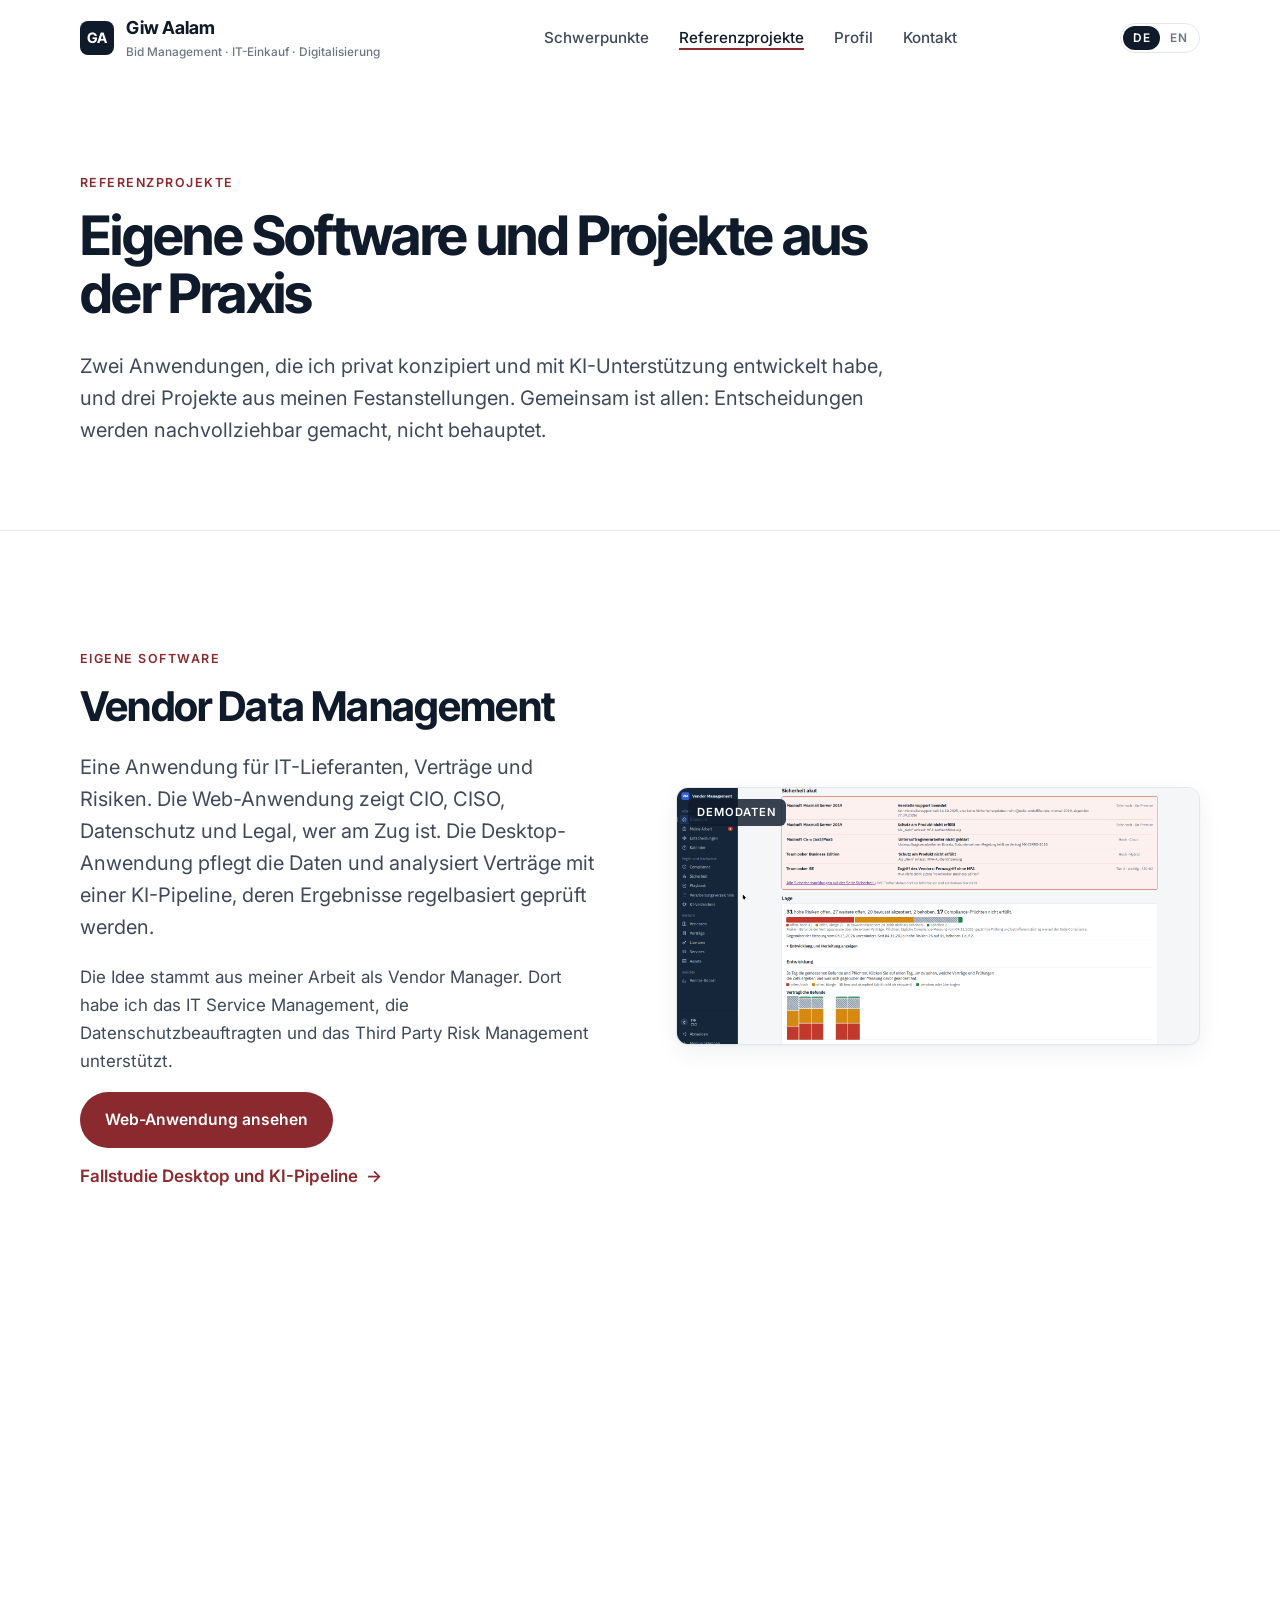
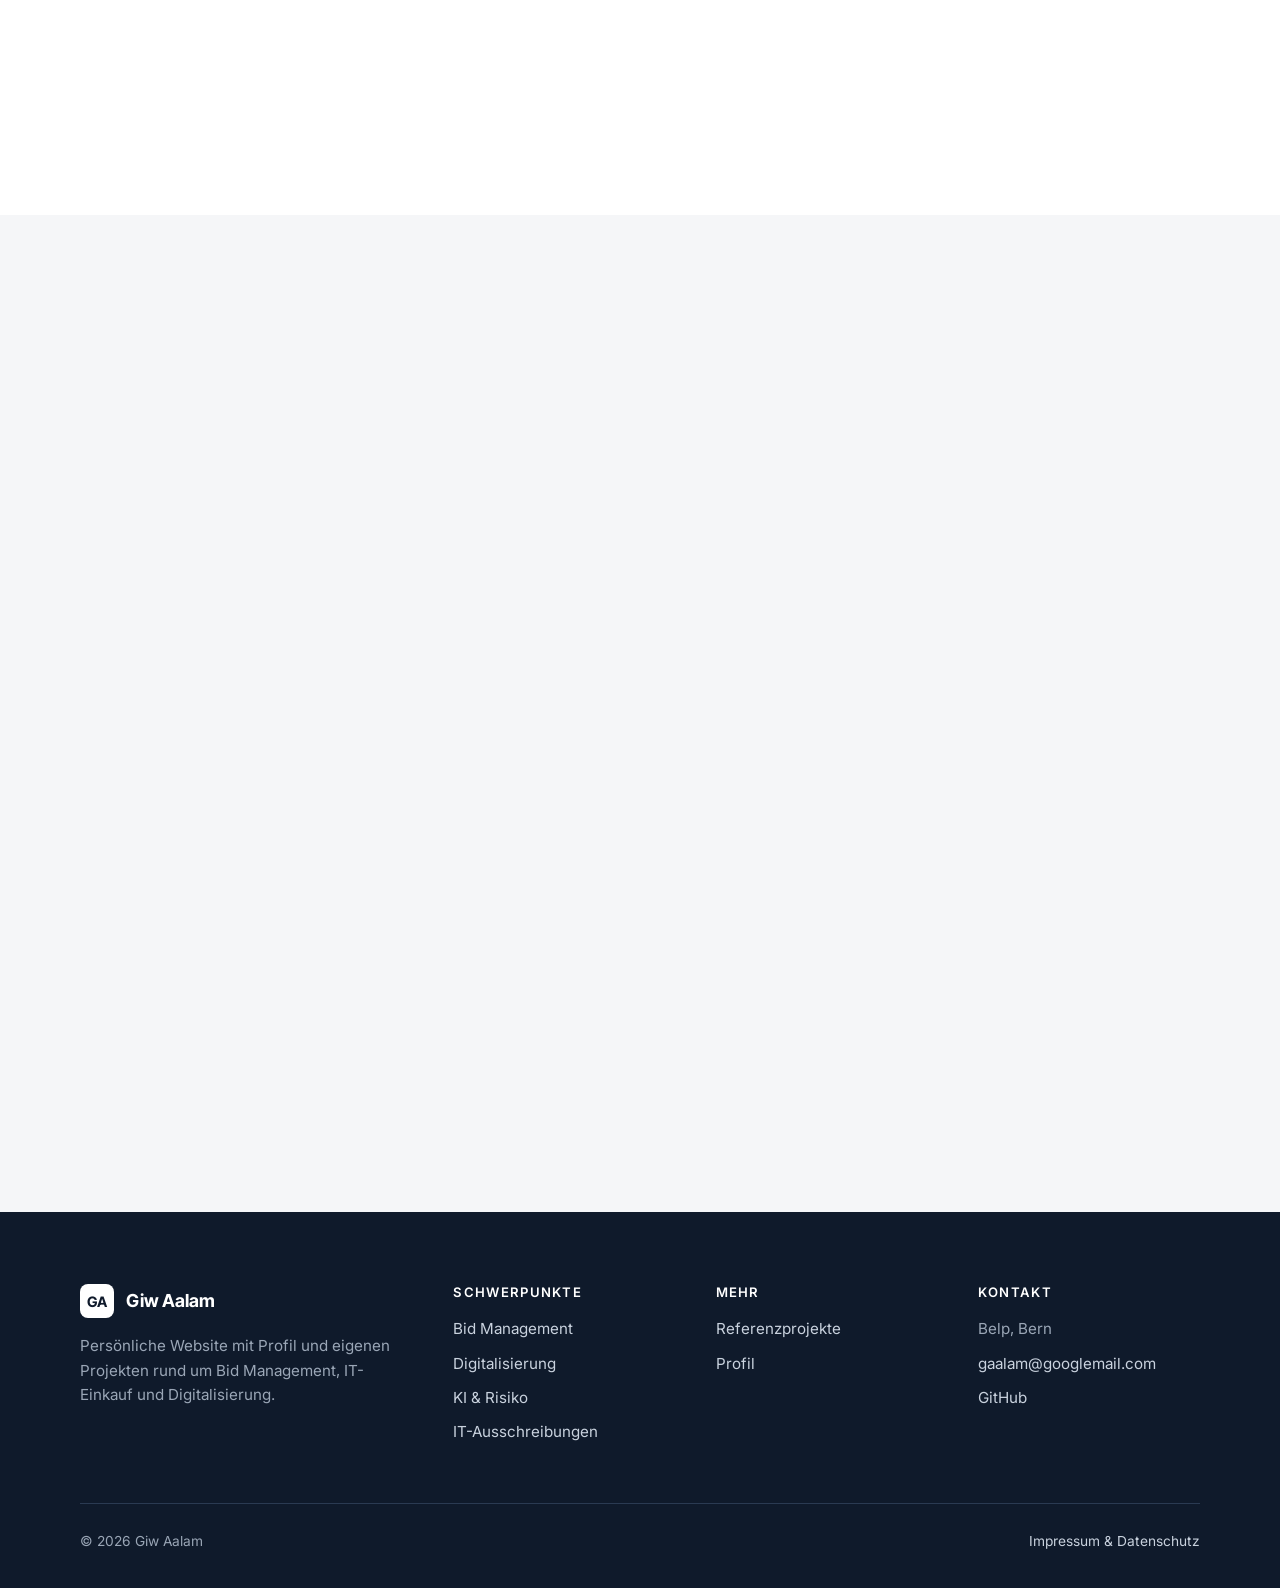
<file: referenzprojekte/ausschreibungen-qualifizieren/index.html>
<!doctype html>
<html lang="de">
<head>
<meta charset="utf-8">
<meta name="robots" content="noindex">
<title>Giw Aalam</title>
<link rel="canonical" href="https://aalam.ch/referenzprojekte/">
<meta http-equiv="refresh" content="0; url=/referenzprojekte/">
</head>
<body>
<p><a href="/referenzprojekte/">Weiter zu aalam.ch</a></p>
</body>
</html>
</file>
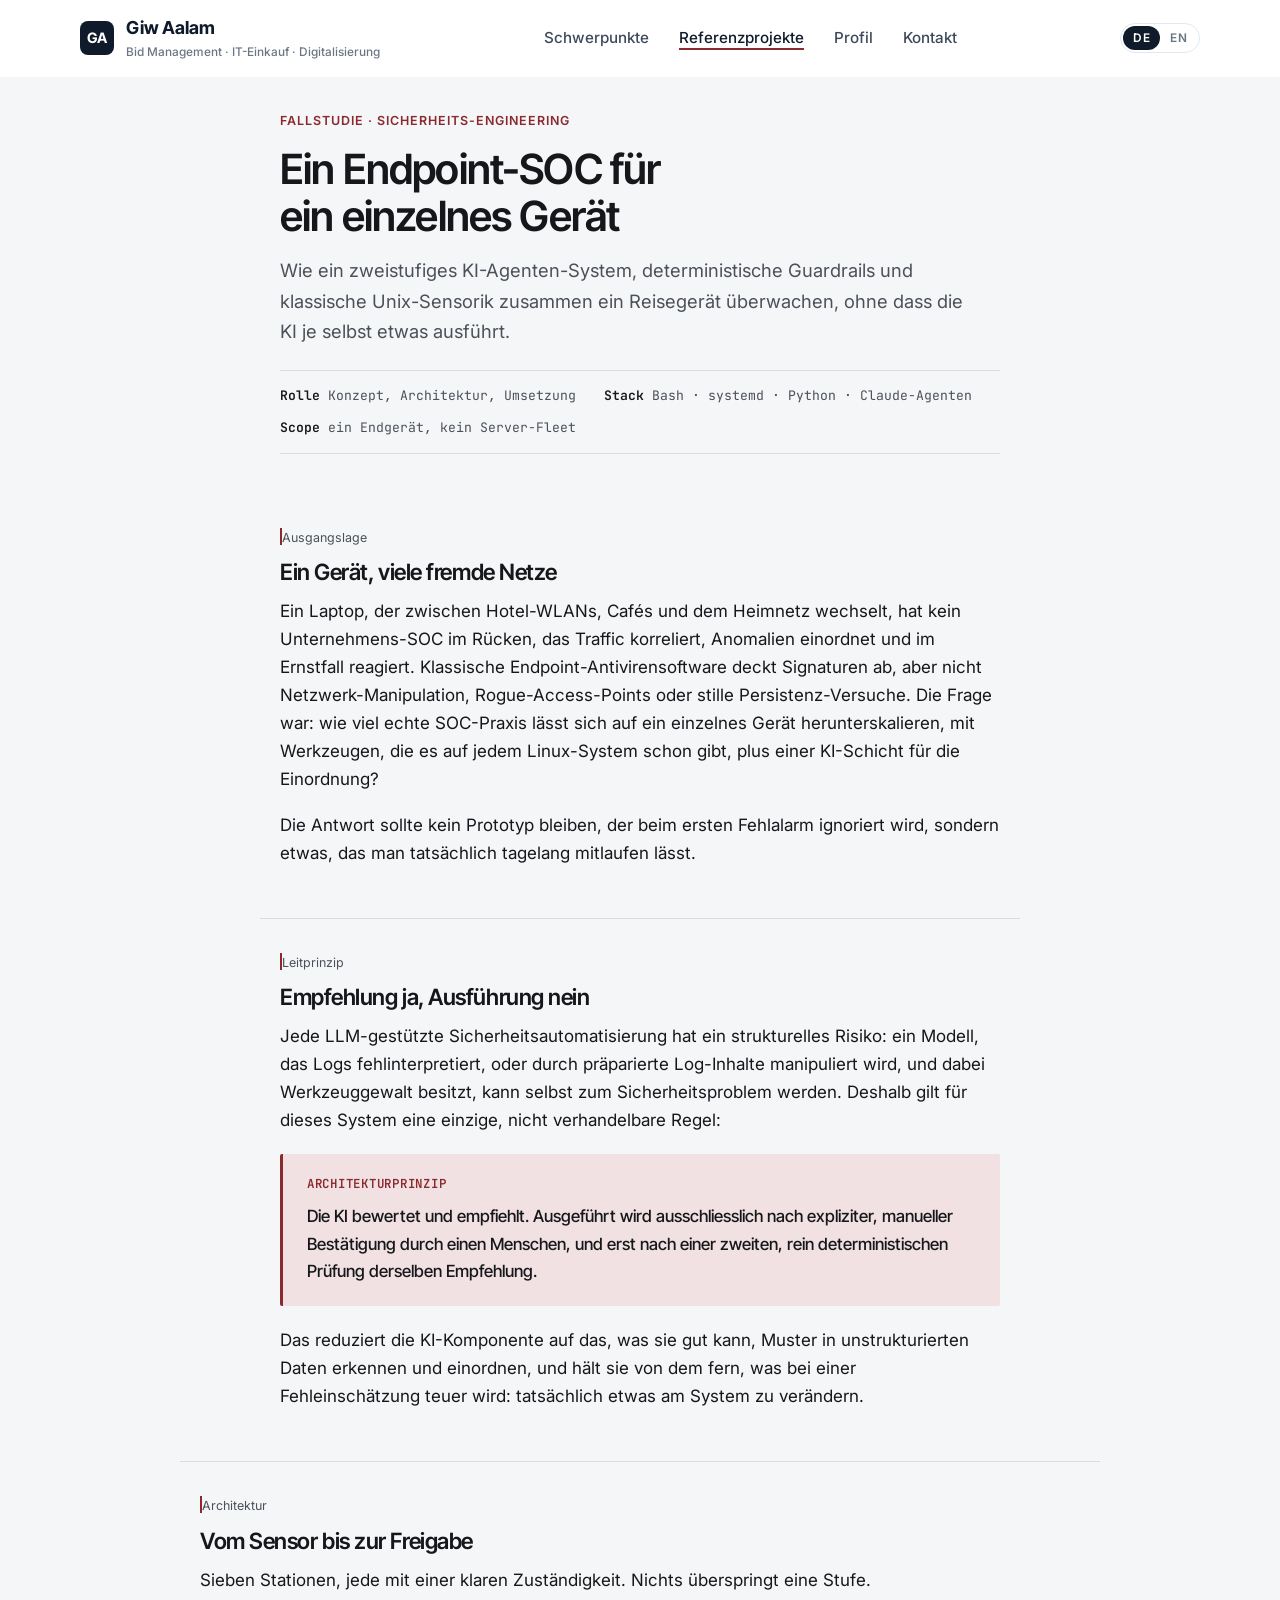
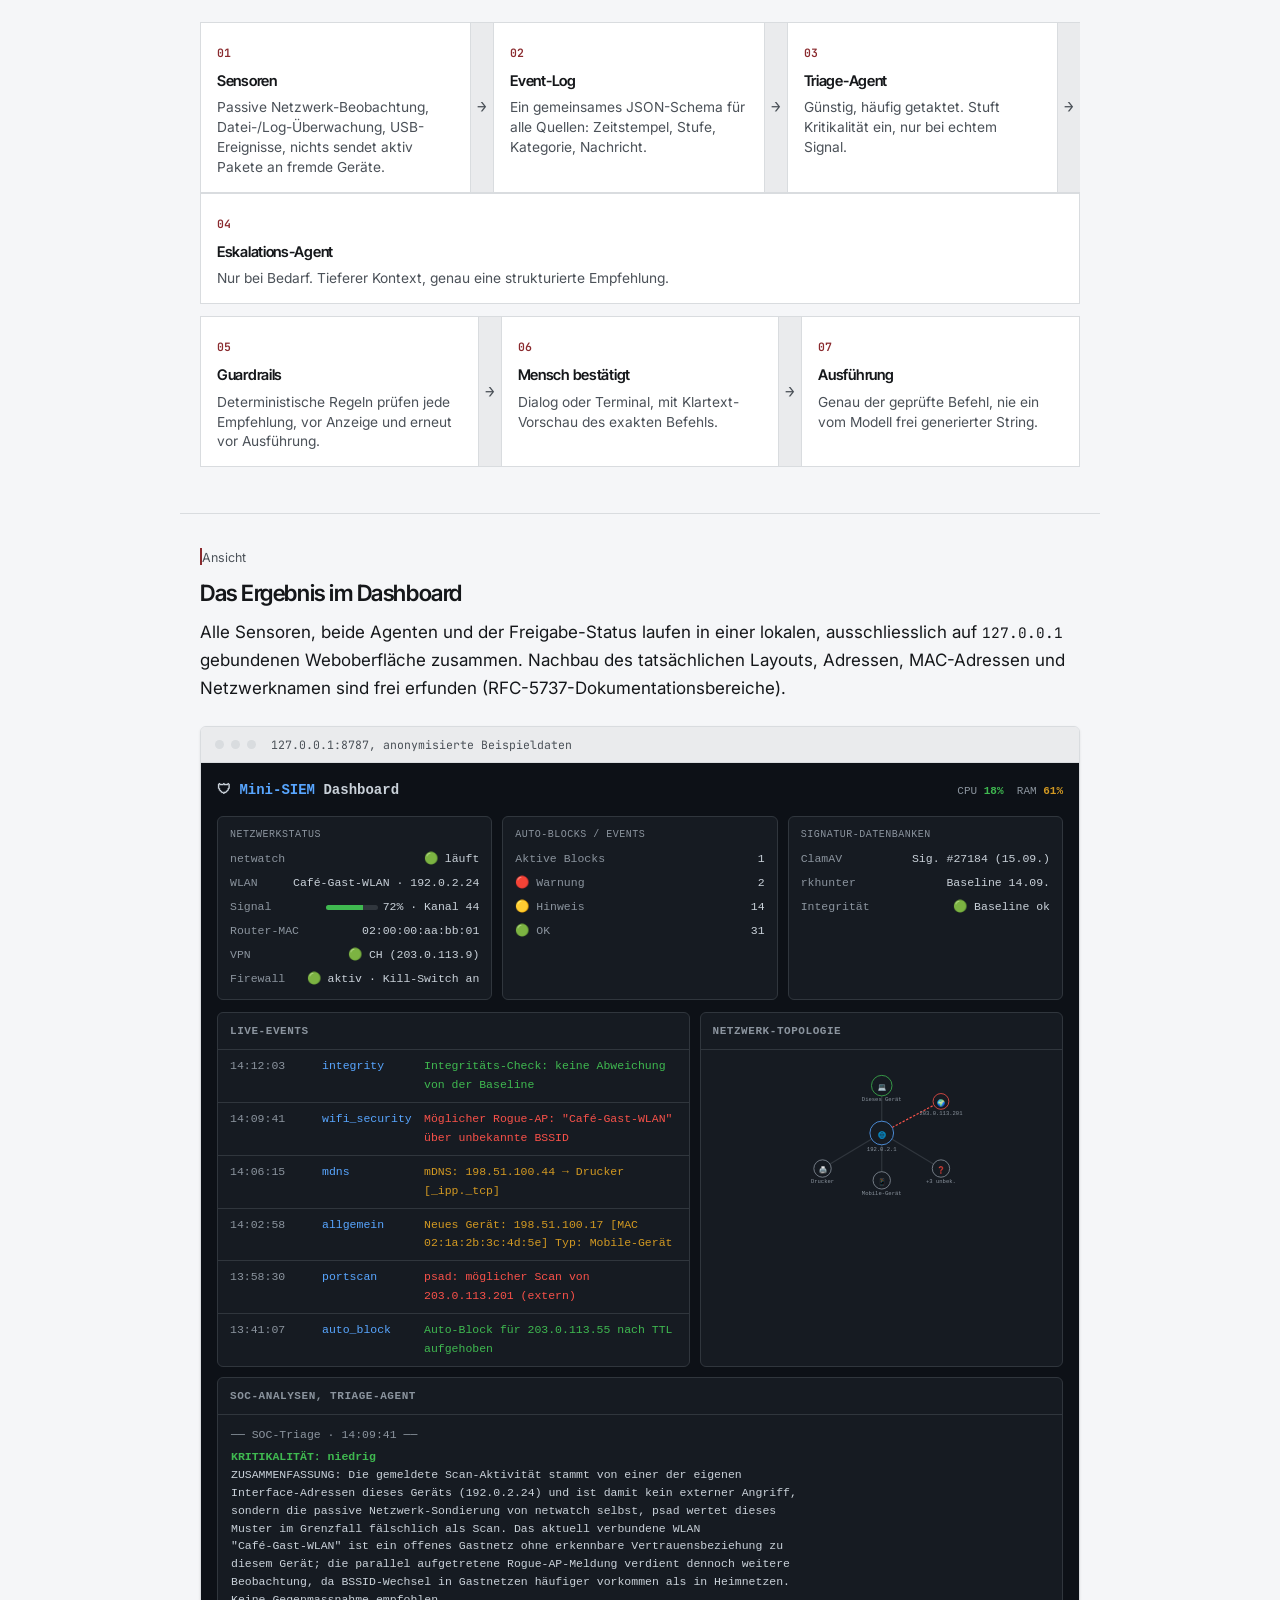
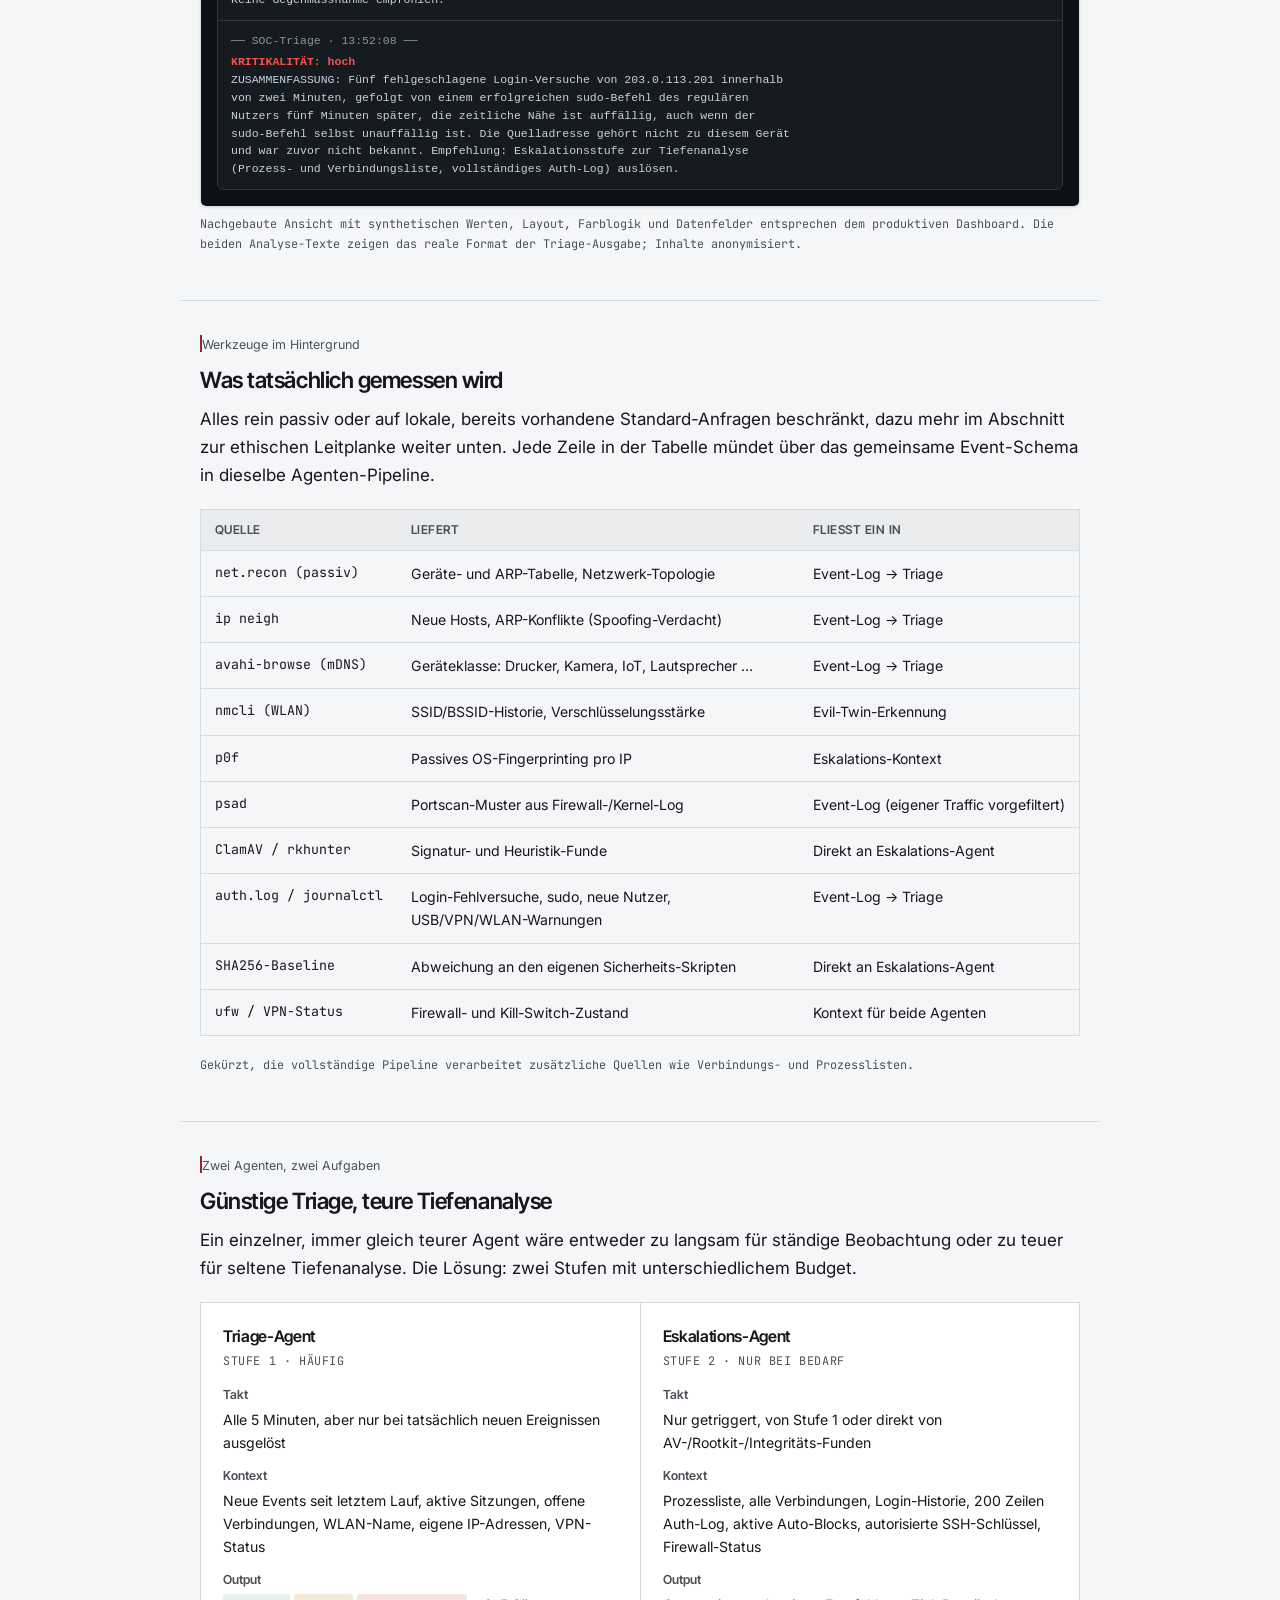
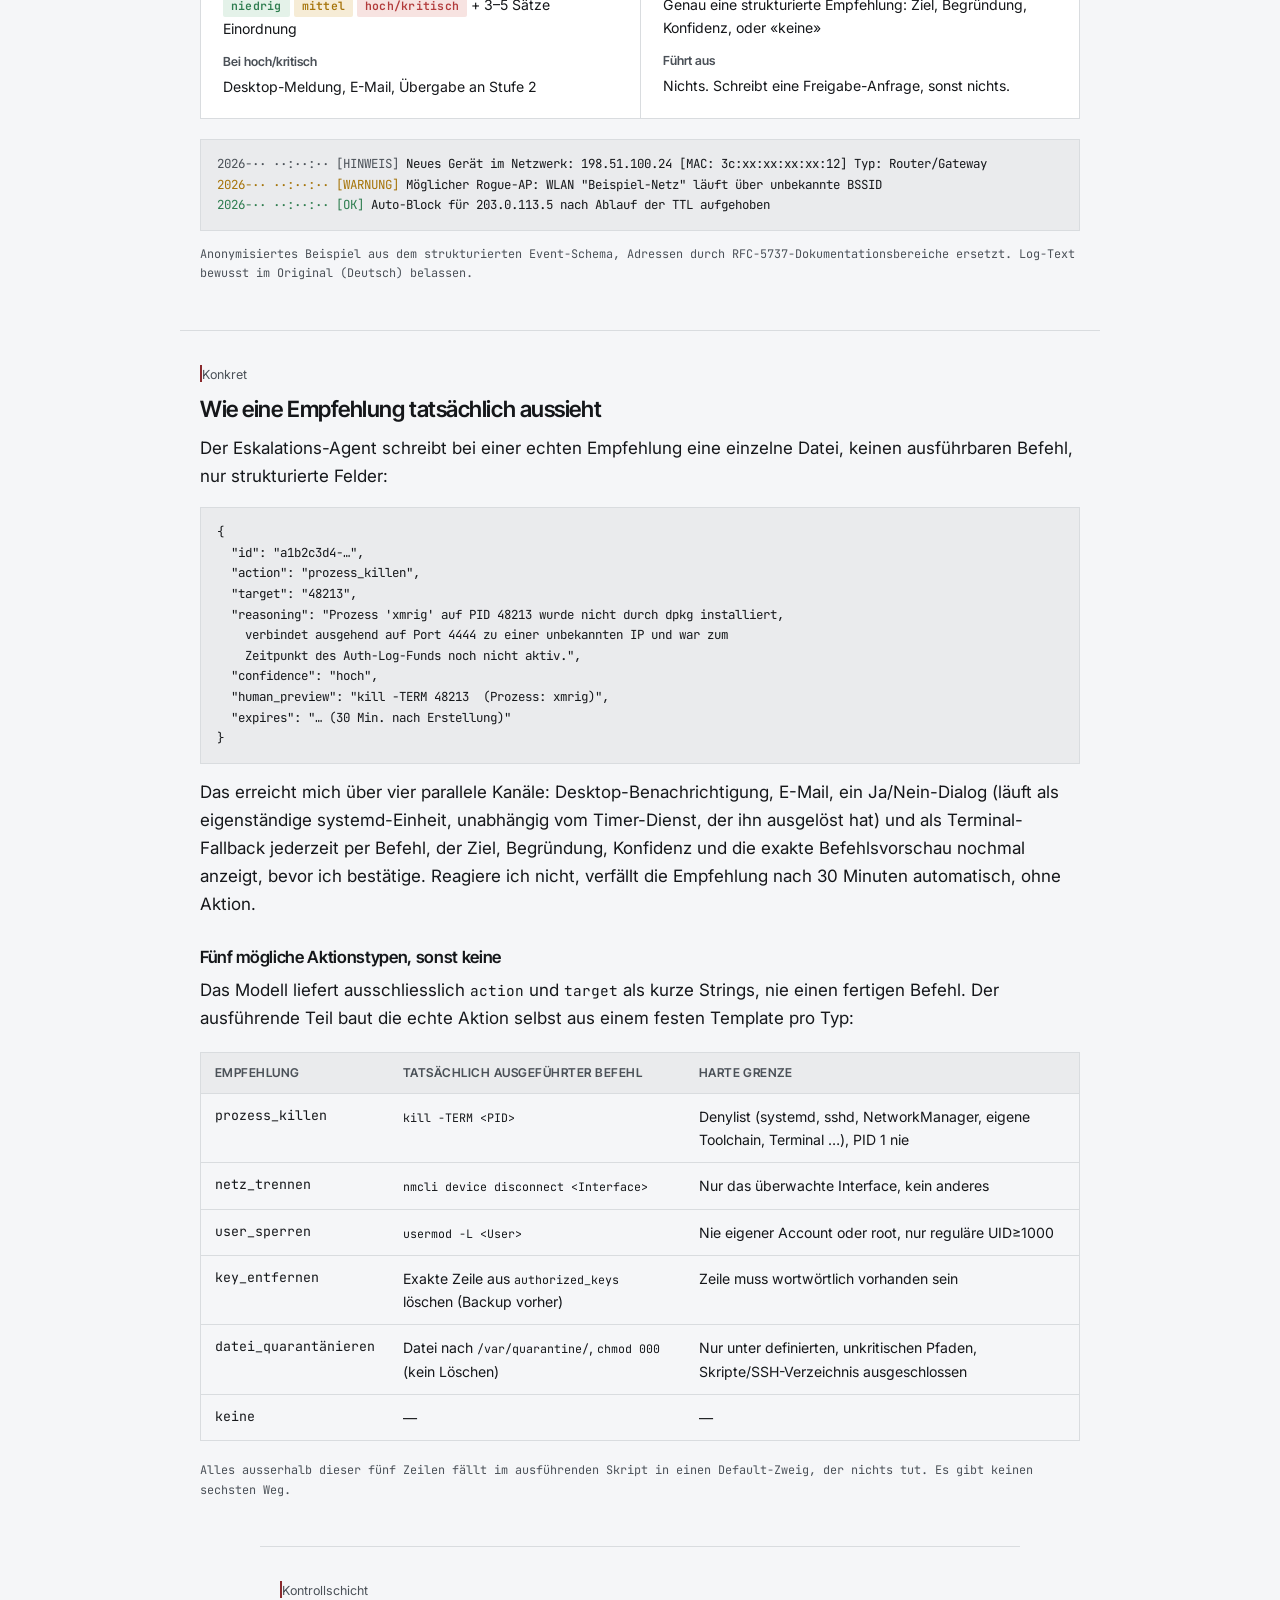
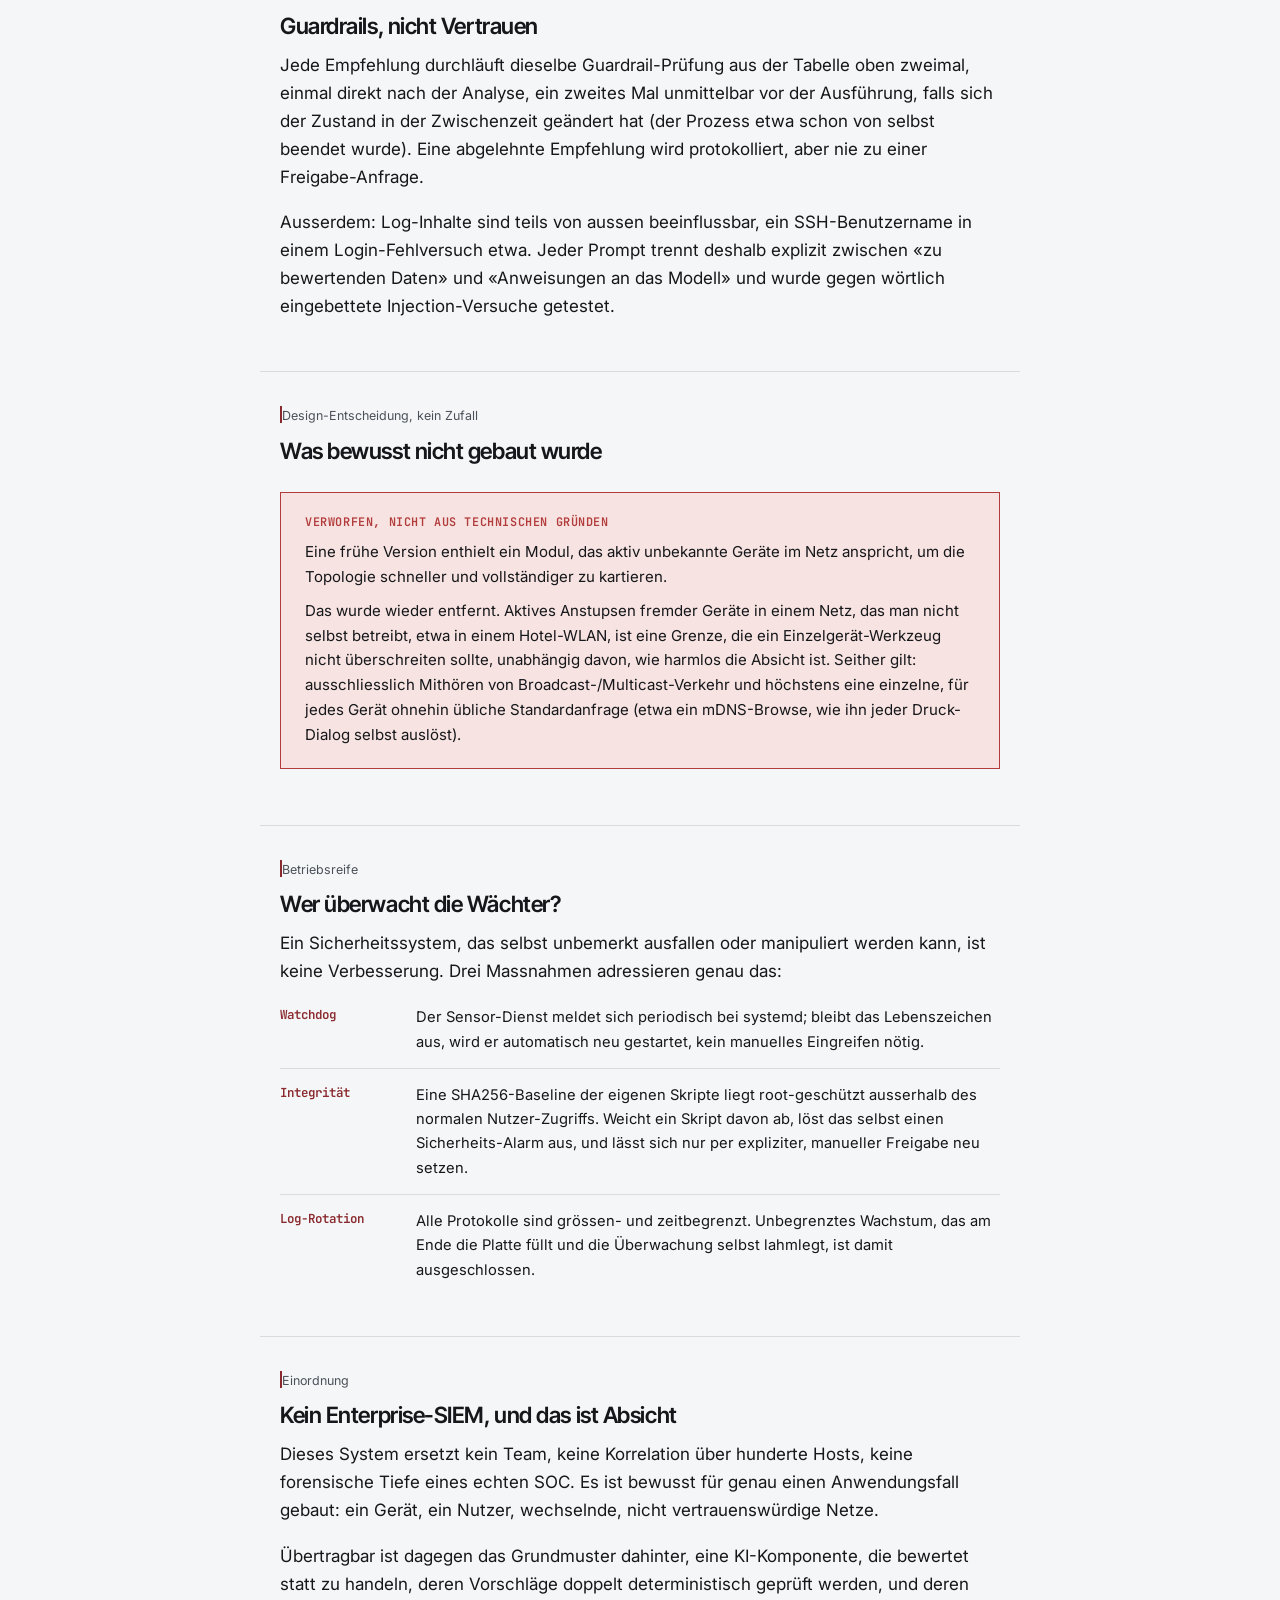
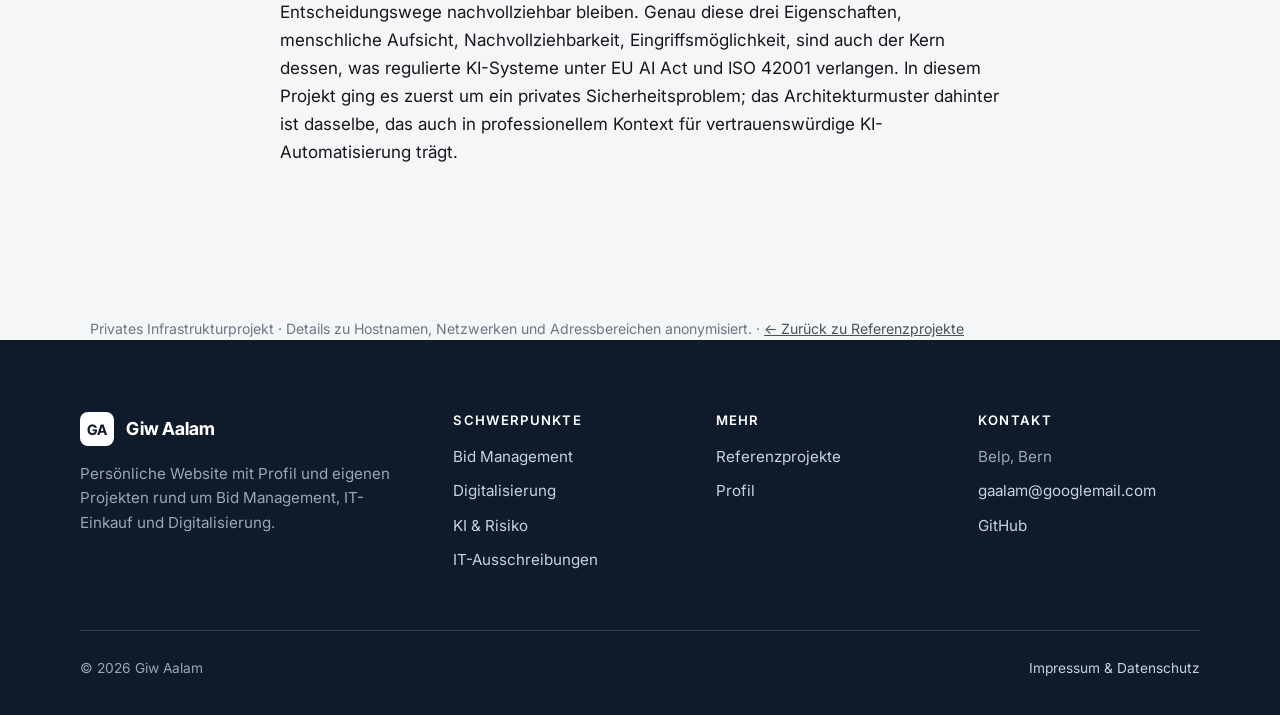
<file: referenzprojekte/endpoint-soc-agent/index.html>
<!doctype html>
<html lang="de">
<head>
<meta charset="utf-8">
<meta name="viewport" content="width=device-width, initial-scale=1">
<meta name="color-scheme" content="light">
<title>Giw Aalam – Endpoint-SOC-Agent (Fallstudie)</title>
<meta name="description" content="Fallstudie: ein zweistufiges, KI-gestütztes Sicherheitsmonitoring für ein einzelnes Reisegerät mit Human-in-the-loop-Freigabe statt automatischer Ausführung.">
<meta property="og:type" content="article">
<meta property="og:url" content="https://aalam.ch/referenzprojekte/endpoint-soc-agent/">
<meta property="og:site_name" content="Giw Aalam">
<meta property="og:title" content="Endpoint-SOC-Agent, Fallstudie">
<meta property="og:description" content="Ein zweistufiges KI-Agenten-System, deterministische Guardrails und klassische Unix-Sensorik überwachen ein Reisegerät, ohne dass die KI je selbst etwas ausführt.">
<meta property="og:locale" content="de_CH">
<meta name="twitter:card" content="summary">
<link rel="canonical" href="https://aalam.ch/referenzprojekte/endpoint-soc-agent/">
<link rel="preconnect" href="https://fonts.googleapis.com">
<link rel="preconnect" href="https://fonts.gstatic.com" crossorigin>
<link href="https://fonts.googleapis.com/css2?family=Inter:wght@400;500;600;700&family=Inter+Tight:wght@500;600;700&family=JetBrains+Mono:wght@400;500&display=swap" rel="stylesheet">
<link rel="stylesheet" href="/assets/chrome.css?v=4">
<style>
:root{
  --bg:#F3F4F5;
  --surface:#FFFFFF;
  --surface-2:#EAEBED;
  --ink:#15171A;
  --ink-muted:#4B5158;
  --line:#D9DCDF;
  --accent:#8A2A2E;
  --accent-soft:#F1E1E2;
  --ok:#2E7D4F;      --ok-soft:#E4F2E9;
  --warn:#A6740A;    --warn-soft:#F6ECD6;
  --crit:#B23B3B;    --crit-soft:#F7E3E1;
  --font-display:'Bricolage Grotesque',system-ui,sans-serif;
  --font-body:'Public Sans',system-ui,sans-serif;
  --font-mono:'JetBrains Mono',ui-monospace,'SFMono-Regular',Menlo,monospace;
}

*{box-sizing:border-box;}
html{scroll-behavior:smooth;}
@media (prefers-reduced-motion: reduce){ html{scroll-behavior:auto;} }
body{
  margin:0;
  background:var(--bg);
  color:var(--ink);
  font-family:var(--font-body);
  font-size:17px;
  line-height:1.65;
  padding-inline:20px;
  padding-block:0 96px;
}
img{max-width:100%;}
.page{max-width:760px;margin-inline:auto;}
.wide{max-width:920px;}

h1,h2,h3{font-family:var(--font-display);color:var(--ink);text-wrap:balance;font-weight:600;}
h1{font-size:clamp(1.9rem,4.5vw,2.6rem);line-height:1.15;margin:0 0 14px;}
h2{font-size:1.4rem;margin:0 0 6px;letter-spacing:-0.01em;}
h3{font-size:1.05rem;margin:0 0 4px;}
p{margin:0 0 1em;}
a{color:var(--accent);}
.mono{font-family:var(--font-mono);}
code{font-family:var(--font-mono);}

/* ── Top bar (back link + language switch) ─────────────── */
.topbar{
  max-width:760px;margin:0 auto;padding-block:20px 0;
  display:flex;justify-content:space-between;align-items:center;gap:16px;flex-wrap:wrap;
}
.topbar a.back{
  font-family:var(--font-mono);font-size:.82rem;color:var(--ink-muted);
  text-decoration:none;
}
.topbar a.back:hover{color:var(--accent);}
.lang-switch{display:flex;gap:2px;}
.lang-btn{
  font-family:var(--font-mono);font-size:.72rem;letter-spacing:.04em;color:var(--ink-muted);
  background:none;border:1px solid var(--line);padding:4px 9px;cursor:pointer;
}
.lang-btn:hover{color:var(--ink);}
.lang-btn.active{color:var(--ink);background:var(--surface-2);border-color:var(--ink-muted);}

/* ── Masthead ─────────────────────────────────────────── */
.masthead{max-width:760px;margin:28px auto 40px;}
.eyebrow{
  font-family:var(--font-display);font-size:0.78rem;font-weight:600;
  letter-spacing:.08em;text-transform:uppercase;color:var(--accent);
  margin:0 0 14px;display:inline-flex;align-items:center;gap:9px;
}
.eyebrow::before{ content:""; width:9px; height:9px; flex:0 0 auto; border-top:2px solid var(--accent); border-left:2px solid var(--accent); }
.section-num{display:inline-flex;align-items:center;gap:8px;}
.section-num::before{ content:""; width:7px; height:7px; flex:0 0 auto; border-top:2px solid var(--accent); border-left:2px solid var(--accent); }
.dek{font-size:1.15rem;color:var(--ink-muted);max-width:58ch;margin:14px 0 22px;}
.meta{
  display:flex;flex-wrap:wrap;gap:10px 28px;
  font-family:var(--font-mono);font-size:.82rem;color:var(--ink-muted);
  border-top:1px solid var(--line);border-bottom:1px solid var(--line);
  padding-block:14px;margin-top:24px;
}
.meta dt{font-weight:600;color:var(--ink);display:inline;}
.meta div{white-space:nowrap;}

section{max-width:760px;margin:0 auto;padding-block:34px;}
section.wide{max-width:920px;}
section + section{border-top:1px solid var(--line);}
.section-num{
  font-family:var(--font-mono);font-size:.78rem;color:var(--ink-muted);
  display:block;margin-bottom:6px;
}

/* ── Principle callout ────────────────────────────────── */
.principle{
  background:var(--accent-soft);border-left:3px solid var(--accent);
  padding:20px 24px;border-radius:2px;margin:20px 0;
}
.principle p{margin:0;font-family:var(--font-display);font-size:1.05rem;font-weight:500;color:var(--ink);}
.principle span{display:block;font-family:var(--font-mono);font-size:.78rem;color:var(--accent);
  text-transform:uppercase;letter-spacing:.06em;margin-bottom:8px;font-weight:600;}

/* ── Pipeline diagram ─────────────────────────────────── */
.pipeline{
  display:flex;flex-wrap:wrap;gap:0;
  margin:28px 0 8px;overflow-x:auto;padding-bottom:4px;
}
.stage{
  flex:1 1 220px;min-width:150px;
  background:var(--surface);border:1px solid var(--line);
  padding:14px 16px;position:relative;
}
.stage + .stage{border-left:none;}
.stage-n{font-family:var(--font-mono);font-size:.72rem;color:var(--accent);font-weight:600;}
.stage h3{font-family:var(--font-display);font-size:.92rem;margin:4px 0 5px;}
.stage p{font-family:var(--font-body);font-size:.86rem;color:var(--ink-muted);margin:0;line-height:1.45;}
.stage-arrow{
  flex:0 0 auto;display:flex;align-items:center;justify-content:center;
  width:22px;color:var(--ink-muted);font-family:var(--font-mono);font-size:1rem;
  background:var(--surface-2);border-top:1px solid var(--line);border-bottom:1px solid var(--line);
}
@media (max-width:720px){
  .pipeline{flex-direction:column;}
  .stage{border-left:1px solid var(--line) !important;}
  .stage-arrow{width:auto;height:20px;transform:rotate(90deg);}
}

/* ── Tool table ────────────────────────────────────────── */
.tbl-wrap{overflow-x:auto;margin:20px 0;border:1px solid var(--line);}
table{border-collapse:collapse;width:100%;font-size:.88rem;min-width:640px;}
thead th{
  font-family:var(--font-display);font-weight:600;font-size:.76rem;
  text-transform:uppercase;letter-spacing:.04em;color:var(--ink-muted);
  text-align:left;padding:10px 14px;background:var(--surface-2);
  border-bottom:1px solid var(--line);
}
tbody td{padding:11px 14px;border-bottom:1px solid var(--line);vertical-align:top;}
tbody tr:last-child td{border-bottom:none;}
tbody tr:hover{background:var(--surface-2);}
td.tool{font-family:var(--font-mono);font-size:.83rem;color:var(--ink);white-space:nowrap;}
td.agent{white-space:nowrap;}

/* ── Severity badges ──────────────────────────────────── */
.badge{
  display:inline-block;font-family:var(--font-mono);font-size:.72rem;font-weight:600;
  padding:2px 8px;border-radius:2px;letter-spacing:.02em;
}
.badge.ok{background:var(--ok-soft);color:var(--ok);}
.badge.warn{background:var(--warn-soft);color:var(--warn);}
.badge.crit{background:var(--crit-soft);color:var(--crit);}

/* ── Agent comparison ─────────────────────────────────── */
.agents{display:grid;grid-template-columns:1fr 1fr;gap:1px;background:var(--line);
  border:1px solid var(--line);margin:20px 0;}
.agent-col{background:var(--surface);padding:20px 22px;}
.agent-col h3{font-family:var(--font-display);font-size:1rem;margin-bottom:2px;}
.agent-col .role{font-family:var(--font-mono);font-size:.74rem;color:var(--ink-muted);
  text-transform:uppercase;letter-spacing:.05em;margin-bottom:14px;display:block;}
.agent-col dl{margin:0;font-size:.88rem;}
.agent-col dt{font-family:var(--font-display);font-weight:600;font-size:.78rem;
  color:var(--ink-muted);margin-top:12px;}
.agent-col dt:first-child{margin-top:0;}
.agent-col dd{margin:2px 0 0;color:var(--ink);}
@media (max-width:600px){.agents{grid-template-columns:1fr;}}

/* ── Code / log sample ────────────────────────────────── */
.log{
  background:var(--surface-2);border:1px solid var(--line);
  padding:14px 16px;font-family:var(--font-mono);font-size:.78rem;
  line-height:1.65;overflow-x:auto;white-space:pre;color:var(--ink);
  margin:14px 0;
}
.log .lvl-hinweis{color:var(--ink-muted);}
.log .lvl-warnung{color:var(--warn);}
.log .lvl-ok{color:var(--ok);}
.caption{font-family:var(--font-mono);font-size:.74rem;color:var(--ink-muted);margin-top:6px;}

/* ── Negative example callout ─────────────────────────── */
.negex{
  border:1px solid var(--crit);background:var(--crit-soft);
  padding:20px 24px;margin:22px 0;
}
.negex .tag{font-family:var(--font-mono);font-size:.74rem;font-weight:600;color:var(--crit);
  text-transform:uppercase;letter-spacing:.05em;display:block;margin-bottom:8px;}
.negex p{margin:0 0 .6em;font-size:.94rem;}
.negex p:last-child{margin-bottom:0;}

/* ── hardening list ───────────────────────────────────── */
.hard{display:grid;gap:14px;margin:20px 0;}
.hard-item{display:grid;grid-template-columns:120px 1fr;gap:16px;font-size:.92rem;
  padding-bottom:14px;border-bottom:1px solid var(--line);}
.hard-item:last-child{border-bottom:none;padding-bottom:0;}
.hard-item .k{font-family:var(--font-mono);font-size:.78rem;color:var(--accent);font-weight:600;}
@media (max-width:560px){.hard-item{grid-template-columns:1fr;gap:4px;}}

/* ── Dashboard-Mockup (Farben/Layout 1:1 aus dem echten Tool, Daten synthetisch) ── */
.dash-frame{
  max-width:920px;margin:24px auto 8px;border:1px solid var(--line);
  border-radius:6px;overflow:hidden;box-shadow:0 1px 3px rgba(0,0,0,.08);
}
.dash-titlebar{
  background:var(--surface-2);border-bottom:1px solid var(--line);
  padding:8px 14px;display:flex;align-items:center;gap:7px;
}
.dash-titlebar span{width:9px;height:9px;border-radius:50%;background:var(--line);display:inline-block;}
.dash-titlebar em{
  font-style:normal;font-family:var(--font-mono);font-size:.72rem;color:var(--ink-muted);
  margin-left:8px;
}
.dash-mock{
  --db-bg:#0d1117; --db-panel:#161b22; --db-border:#30363d;
  --db-text:#c9d1d9; --db-dim:#8b949e;
  --db-ok:#3fb950; --db-hinweis:#d29922; --db-warnung:#f85149; --db-accent:#58a6ff;
  background:var(--db-bg);color:var(--db-text);
  font-family:"SF Mono",Consolas,Monaco,monospace;font-size:12.5px;
  padding:16px;
}
.dm-head{display:flex;justify-content:space-between;align-items:center;margin-bottom:14px;}
.dm-head h4{margin:0;font-size:14px;font-weight:600;color:var(--db-text);}
.dm-head h4 b{color:var(--db-accent);font-weight:600;}
.dm-head .load{color:var(--db-dim);font-size:11px;}
.dm-cards{display:grid;grid-template-columns:repeat(3,1fr);gap:10px;margin-bottom:12px;}
.dm-card{background:var(--db-panel);border:1px solid var(--db-border);border-radius:6px;padding:10px 12px;}
.dm-card .lbl{color:var(--db-dim);font-size:10px;text-transform:uppercase;letter-spacing:.05em;margin-bottom:6px;}
.dm-line{display:flex;justify-content:space-between;gap:8px;font-size:11.5px;margin-top:5px;}
.dm-line .k{color:var(--db-dim);}
.dm-bar{width:52px;height:5px;background:var(--db-border);border-radius:3px;overflow:hidden;display:inline-block;margin-right:5px;}
.dm-bar i{display:block;height:100%;background:var(--db-ok);}
.dm-panel{background:var(--db-panel);border:1px solid var(--db-border);border-radius:6px;overflow:hidden;}
.dm-panel h5{margin:0;padding:9px 12px;font-size:11px;text-transform:uppercase;letter-spacing:.05em;
  color:var(--db-dim);border-bottom:1px solid var(--db-border);font-weight:600;}
.dm-row{display:grid;grid-template-columns:82px 92px 1fr;gap:10px;padding:7px 12px;
  border-bottom:1px solid var(--db-border);font-size:11.5px;}
.dm-row:last-child{border-bottom:none;}
.dm-row .ts{color:var(--db-dim);white-space:nowrap;}
.dm-row .cat{color:var(--db-accent);}
.dm-row.ok .msg{color:var(--db-ok);}
.dm-row.hinweis .msg{color:var(--db-hinweis);}
.dm-row.warnung .msg{color:var(--db-warnung);}
.dm-grid2{display:grid;grid-template-columns:1.3fr 1fr;gap:10px;margin-top:10px;}
.dm-topo{padding:10px;}
.dm-topo svg text{fill:var(--db-text);font-size:8px;text-anchor:middle;}
.dm-topo svg .lbl2{fill:var(--db-dim);font-size:7px;}
.dm-summary{padding:11px 13px;font-size:11.5px;line-height:1.55;white-space:pre-wrap;
  border-bottom:1px solid var(--db-border);}
.dm-summary:last-child{border-bottom:none;}
.dm-summary .hd{color:var(--db-dim);display:block;margin-bottom:4px;}
.dm-summary .krit{font-weight:600;}
.dm-summary .krit.niedrig{color:var(--db-ok);}
.dm-summary .krit.hoch{color:var(--db-warnung);}
@media (max-width:680px){.dm-cards{grid-template-columns:1fr;} .dm-grid2{grid-template-columns:1fr;}}

.closing{max-width:760px;margin:0 auto;padding-block:34px 0;border-top:1px solid var(--line);}
.closing p{color:var(--ink-muted);}
footer{max-width:760px;margin:40px auto 0;font-family:var(--font-mono);font-size:.76rem;
  color:var(--ink-muted);}
</style>
<style>
  body{padding:0 !important}
  body > section, .masthead, .page-note{padding-inline:20px; box-sizing:border-box}
  body > section:last-of-type{margin-bottom:72px}
</style>
<style>
  /* New aalam.ch typography and colours on top of this page's own layout */
  :root{ --display:'Inter Tight','Inter',system-ui,sans-serif; --mono:'Inter',system-ui,sans-serif;
         --font-display:'Inter Tight','Inter',system-ui,sans-serif; --font-body:'Inter',system-ui,sans-serif;
         --paper:#F5F6F8; --bg:#F5F6F8; --rule:#E3E6EB; }
  body{ font-family:'Inter',system-ui,-apple-system,'Segoe UI',sans-serif !important; -webkit-font-smoothing:antialiased; }
  main h1, main h2, main h3, .masthead h1, section h2, section h3, .wrap h1, .wrap h2, .wrap h3{ font-family:'Inter Tight','Inter',system-ui,sans-serif !important; letter-spacing:-.02em; }
  .eyebrow, .section-num, .btn, .lang-btn{ font-family:'Inter',system-ui,sans-serif !important; }
  .eyebrow{ color:var(--accent) !important; font-weight:600; }
  .eyebrow::before{ display:none !important; }
  .card::before, .card::after{ display:none !important; }
  .wrap > .card{ border-radius:12px; }
  .btn{ border-radius:999px; }
  .page-note{ max-width:1180px; margin:0 auto; padding:28px clamp(18px,4vw,40px) 0; font-size:.88rem; color:#6B7685; }
</style>
</head>
<body>
<a class="skip" href="#main" data-hl="skip">Zum Inhalt</a>
<header class="site-header">
  <div class="container">
    <a class="brand" href="/"><span class="brand-mark">GA</span><span>Giw Aalam<small data-hl="brand.sub">Bid Management · IT-Einkauf · Digitalisierung</small></span></a>
    <nav class="nav" aria-label="Hauptnavigation">
      <a href="/leistungen/" data-hl="nav.leistungen">Schwerpunkte</a>
      <a href="/referenzprojekte/" data-hl="nav.referenzen" aria-current="page">Referenzprojekte</a>
      <a href="/profil/" data-hl="nav.profil">Profil</a>
      <a href="/kontakt/" data-hl="nav.kontakt">Kontakt</a>
    </nav>
    <div class="nav-tools">
      <div class="lang" role="group" aria-label="Sprache"><button class="lang-btn" type="button" data-lang="de">DE</button><button class="lang-btn" type="button" data-lang="en">EN</button></div>
      <button class="menu-btn" type="button" aria-expanded="false" aria-label="Menü"><svg width="20" height="20" viewBox="0 0 20 20" fill="none" stroke="currentColor" stroke-width="1.8" stroke-linecap="round"><path d="M3 6h14M3 10h14M3 14h14"/></svg></button>
    </div>
  </div>
</header>


<div class="masthead">
  <p class="eyebrow" data-i18n="mast.eyebrow">Fallstudie · Sicherheits-Engineering</p>
  <h1 data-i18n="mast.h1">Ein Endpoint-SOC für ein einzelnes Gerät</h1>
  <p class="dek" data-i18n="mast.dek">Wie ein zweistufiges KI-Agenten-System, deterministische Guardrails und
  klassische Unix-Sensorik zusammen ein Reisegerät überwachen, ohne dass die KI je selbst
  etwas ausführt.</p>
  <div class="meta">
    <div data-i18n="mast.meta1"><dt>Rolle</dt> Konzept, Architektur, Umsetzung</div>
    <div data-i18n="mast.meta2"><dt>Stack</dt> Bash · systemd · Python · Claude-Agenten</div>
    <div data-i18n="mast.meta3"><dt>Scope</dt> ein Endgerät, kein Server-Fleet</div>
  </div>
</div>

<section>
  <span class="section-num" data-i18n="s1.num">Ausgangslage</span>
  <h2 data-i18n="s1.h2">Ein Gerät, viele fremde Netze</h2>
  <p data-i18n="s1.p1">Ein Laptop, der zwischen Hotel-WLANs, Cafés und dem Heimnetz wechselt, hat kein
  Unternehmens-SOC im Rücken, das Traffic korreliert, Anomalien einordnet und im Ernstfall
  reagiert. Klassische Endpoint-Antivirensoftware deckt Signaturen ab, aber nicht
  Netzwerk-Manipulation, Rogue-Access-Points oder stille Persistenz-Versuche. Die Frage war:
  wie viel echte SOC-Praxis lässt sich auf ein einzelnes Gerät herunterskalieren, mit
  Werkzeugen, die es auf jedem Linux-System schon gibt, plus einer KI-Schicht für die
  Einordnung?</p>
  <p data-i18n="s1.p2">Die Antwort sollte kein Prototyp bleiben, der beim ersten Fehlalarm ignoriert wird, sondern etwas, das man tatsächlich tagelang mitlaufen lässt.</p>
</section>

<section>
  <span class="section-num" data-i18n="s2.num">Leitprinzip</span>
  <h2 data-i18n="s2.h2">Empfehlung ja, Ausführung nein</h2>
  <p data-i18n="s2.p1">Jede LLM-gestützte Sicherheitsautomatisierung hat ein strukturelles Risiko: ein Modell,
  das Logs fehlinterpretiert, oder durch präparierte Log-Inhalte manipuliert wird, und dabei
  Werkzeuggewalt besitzt, kann selbst zum Sicherheitsproblem werden. Deshalb gilt für dieses
  System eine einzige, nicht verhandelbare Regel:</p>
  <div class="principle">
    <span data-i18n="s2.tag">Architekturprinzip</span>
    <p data-i18n="s2.principle">Die KI bewertet und empfiehlt. Ausgeführt wird ausschliesslich nach expliziter,
    manueller Bestätigung durch einen Menschen, und erst nach einer zweiten,
    rein deterministischen Prüfung derselben Empfehlung.</p>
  </div>
  <p data-i18n="s2.p2">Das reduziert die KI-Komponente auf das, was sie gut kann, Muster in unstrukturierten
  Daten erkennen und einordnen, und hält sie von dem fern, was bei einer Fehleinschätzung
  teuer wird: tatsächlich etwas am System zu verändern.</p>
</section>

<section class="wide">
  <span class="section-num" data-i18n="s3.num">Architektur</span>
  <h2 data-i18n="s3.h2">Vom Sensor bis zur Freigabe</h2>
  <p data-i18n="s3.p">Sieben Stationen, jede mit einer klaren Zuständigkeit. Nichts überspringt eine Stufe.</p>
  <div class="pipeline">
    <div class="stage"><span class="stage-n">01</span><h3 data-i18n="s3.stage1.t">Sensoren</h3>
      <p data-i18n="s3.stage1.d">Passive Netzwerk-Beobachtung, Datei-/Log-Überwachung, USB-Ereignisse, nichts sendet
      aktiv Pakete an fremde Geräte.</p></div>
    <div class="stage-arrow">→</div>
    <div class="stage"><span class="stage-n">02</span><h3 data-i18n="s3.stage2.t">Event-Log</h3>
      <p data-i18n="s3.stage2.d">Ein gemeinsames JSON-Schema für alle Quellen: Zeitstempel, Stufe, Kategorie,
      Nachricht.</p></div>
    <div class="stage-arrow">→</div>
    <div class="stage"><span class="stage-n">03</span><h3 data-i18n="s3.stage3.t">Triage-Agent</h3>
      <p data-i18n="s3.stage3.d">Günstig, häufig getaktet. Stuft Kritikalität ein, nur bei echtem Signal.</p></div>
    <div class="stage-arrow">→</div>
    <div class="stage"><span class="stage-n">04</span><h3 data-i18n="s3.stage4.t">Eskalations-Agent</h3>
      <p data-i18n="s3.stage4.d">Nur bei Bedarf. Tieferer Kontext, genau eine strukturierte Empfehlung.</p></div>
  </div>
  <div class="pipeline" style="margin-top:2px;">
    <div class="stage"><span class="stage-n">05</span><h3 data-i18n="s3.stage5.t">Guardrails</h3>
      <p data-i18n="s3.stage5.d">Deterministische Regeln prüfen jede Empfehlung, vor Anzeige und erneut vor
      Ausführung.</p></div>
    <div class="stage-arrow">→</div>
    <div class="stage"><span class="stage-n">06</span><h3 data-i18n="s3.stage6.t">Mensch bestätigt</h3>
      <p data-i18n="s3.stage6.d">Dialog oder Terminal, mit Klartext-Vorschau des exakten Befehls.</p></div>
    <div class="stage-arrow">→</div>
    <div class="stage"><span class="stage-n">07</span><h3 data-i18n="s3.stage7.t">Ausführung</h3>
      <p data-i18n="s3.stage7.d">Genau der geprüfte Befehl, nie ein vom Modell frei generierter String.</p></div>
  </div>
</section>

<section class="wide">
  <span class="section-num" data-i18n="s4.num">Ansicht</span>
  <h2 data-i18n="s4.h2">Das Ergebnis im Dashboard</h2>
  <p data-i18n="s4.p">Alle Sensoren, beide Agenten und der Freigabe-Status laufen in einer lokalen,
  ausschliesslich auf <span class="mono" style="font-size:.85em;">127.0.0.1</span>
  gebundenen Weboberfläche zusammen. Nachbau des tatsächlichen Layouts, Adressen,
  MAC-Adressen und Netzwerknamen sind frei erfunden (RFC-5737-Dokumentationsbereiche).</p>

  <div class="dash-frame">
    <div class="dash-titlebar"><span></span><span></span><span></span>
      <em data-i18n="s4.titlebar">127.0.0.1:8787, anonymisierte Beispieldaten</em></div>
    <div class="dash-mock">
      <div class="dm-head">
        <h4>🛡 <b>Mini-SIEM</b> Dashboard</h4>
        <div class="load">CPU <b style="color:#3fb950">18%</b>&nbsp;&nbsp;RAM <b style="color:#d29922">61%</b></div>
      </div>
      <div class="dm-cards">
        <div class="dm-card">
          <div class="lbl">Netzwerkstatus</div>
          <div class="dm-line"><span class="k">netwatch</span><span>🟢 läuft</span></div>
          <div class="dm-line"><span class="k">WLAN</span><span>Café-Gast-WLAN · 192.0.2.24</span></div>
          <div class="dm-line"><span class="k">Signal</span><span><span class="dm-bar"><i style="width:72%"></i></span>72% · Kanal 44</span></div>
          <div class="dm-line"><span class="k">Router-MAC</span><span>02:00:00:aa:bb:01</span></div>
          <div class="dm-line"><span class="k">VPN</span><span>🟢 CH (203.0.113.9)</span></div>
          <div class="dm-line"><span class="k">Firewall</span><span>🟢 aktiv · Kill-Switch an</span></div>
        </div>
        <div class="dm-card">
          <div class="lbl">Auto-Blocks / Events</div>
          <div class="dm-line"><span class="k">Aktive Blocks</span><span>1</span></div>
          <div class="dm-line"><span class="k">🔴 Warnung</span><span>2</span></div>
          <div class="dm-line"><span class="k">🟡 Hinweis</span><span>14</span></div>
          <div class="dm-line"><span class="k">🟢 OK</span><span>31</span></div>
        </div>
        <div class="dm-card">
          <div class="lbl">Signatur-Datenbanken</div>
          <div class="dm-line"><span class="k">ClamAV</span><span>Sig. #27184 (15.09.)</span></div>
          <div class="dm-line"><span class="k">rkhunter</span><span>Baseline 14.09.</span></div>
          <div class="dm-line"><span class="k">Integrität</span><span>🟢 Baseline ok</span></div>
        </div>
      </div>

      <div class="dm-grid2">
        <div class="dm-panel">
          <h5>Live-Events</h5>
          <div class="dm-row ok"><span class="ts">14:12:03</span><span class="cat">integrity</span><span class="msg">Integritäts-Check: keine Abweichung von der Baseline</span></div>
          <div class="dm-row warnung"><span class="ts">14:09:41</span><span class="cat">wifi_security</span><span class="msg">Möglicher Rogue-AP: "Café-Gast-WLAN" über unbekannte BSSID</span></div>
          <div class="dm-row hinweis"><span class="ts">14:06:15</span><span class="cat">mdns</span><span class="msg">mDNS: 198.51.100.44 → Drucker [_ipp._tcp]</span></div>
          <div class="dm-row hinweis"><span class="ts">14:02:58</span><span class="cat">allgemein</span><span class="msg">Neues Gerät: 198.51.100.17 [MAC 02:1a:2b:3c:4d:5e] Typ: Mobile-Gerät</span></div>
          <div class="dm-row warnung"><span class="ts">13:58:30</span><span class="cat">portscan</span><span class="msg">psad: möglicher Scan von 203.0.113.201 (extern)</span></div>
          <div class="dm-row ok"><span class="ts">13:41:07</span><span class="cat">auto_block</span><span class="msg">Auto-Block für 203.0.113.55 nach TTL aufgehoben</span></div>
        </div>
        <div class="dm-panel dm-topo">
          <h5 style="margin:-10px -10px 8px;">Netzwerk-Topologie</h5>
          <svg viewBox="0 0 260 190" style="width:100%;height:150px;">
            <line x1="130" y1="95" x2="130" y2="35" stroke="#30363d" stroke-width="1.5"/>
            <line x1="130" y1="95" x2="55" y2="140" stroke="#30363d" stroke-width="1.5"/>
            <line x1="130" y1="95" x2="130" y2="155" stroke="#30363d" stroke-width="1.5"/>
            <line x1="130" y1="95" x2="205" y2="140" stroke="#30363d" stroke-width="1.5"/>
            <line x1="130" y1="95" x2="205" y2="55" stroke="#f85149" stroke-width="1.5" stroke-dasharray="3,2"/>
            <g><circle cx="130" cy="35" r="13" fill="#161b22" stroke="#3fb950"/><text x="130" y="39">💻</text><text class="lbl2" x="130" y="55">Dieses Gerät</text></g>
            <g><circle cx="130" cy="95" r="15" fill="#161b22" stroke="#58a6ff"/><text x="130" y="100">🌐</text><text class="lbl2" x="130" y="118">192.0.2.1</text></g>
            <g><circle cx="55" cy="140" r="11" fill="#161b22" stroke="#8b949e"/><text x="55" y="144">🖨️</text><text class="lbl2" x="55" y="158">Drucker</text></g>
            <g><circle cx="130" cy="155" r="11" fill="#161b22" stroke="#8b949e"/><text x="130" y="159">📱</text><text class="lbl2" x="130" y="173">Mobile-Gerät</text></g>
            <g><circle cx="205" cy="140" r="11" fill="#161b22" stroke="#8b949e"/><text x="205" y="144">❓</text><text class="lbl2" x="205" y="158">+3 unbek.</text></g>
            <g><circle cx="205" cy="55" r="10" fill="#161b22" stroke="#f85149"/><text x="205" y="59">🌍</text><text class="lbl2" x="205" y="72">203.0.113.201</text></g>
          </svg>
        </div>
      </div>

      <div class="dm-panel" style="margin-top:10px;">
        <h5>SOC-Analysen, Triage-Agent</h5>
        <div class="dm-summary"><span class="hd">── SOC-Triage · 14:09:41 ──</span><span class="krit niedrig">KRITIKALITÄT: niedrig</span>
ZUSAMMENFASSUNG: Die gemeldete Scan-Aktivität stammt von einer der eigenen
Interface-Adressen dieses Geräts (192.0.2.24) und ist damit kein externer Angriff,
sondern die passive Netzwerk-Sondierung von netwatch selbst, psad wertet dieses
Muster im Grenzfall fälschlich als Scan. Das aktuell verbundene WLAN
"Café-Gast-WLAN" ist ein offenes Gastnetz ohne erkennbare Vertrauensbeziehung zu
diesem Gerät; die parallel aufgetretene Rogue-AP-Meldung verdient dennoch weitere
Beobachtung, da BSSID-Wechsel in Gastnetzen häufiger vorkommen als in Heimnetzen.
Keine Gegenmassnahme empfohlen.</div>
        <div class="dm-summary"><span class="hd">── SOC-Triage · 13:52:08 ──</span><span class="krit hoch">KRITIKALITÄT: hoch</span>
ZUSAMMENFASSUNG: Fünf fehlgeschlagene Login-Versuche von 203.0.113.201 innerhalb
von zwei Minuten, gefolgt von einem erfolgreichen sudo-Befehl des regulären
Nutzers fünf Minuten später, die zeitliche Nähe ist auffällig, auch wenn der
sudo-Befehl selbst unauffällig ist. Die Quelladresse gehört nicht zu diesem Gerät
und war zuvor nicht bekannt. Empfehlung: Eskalationsstufe zur Tiefenanalyse
(Prozess- und Verbindungsliste, vollständiges Auth-Log) auslösen.</div>
      </div>
    </div>
  </div>
  <p class="caption" data-i18n="s4.caption">Nachgebaute Ansicht mit synthetischen Werten, Layout, Farblogik und
  Datenfelder entsprechen dem produktiven Dashboard. Die beiden Analyse-Texte zeigen das
  reale Format der Triage-Ausgabe; Inhalte anonymisiert.</p>
</section>

<section class="wide">
  <span class="section-num" data-i18n="s5.num">Werkzeuge im Hintergrund</span>
  <h2 data-i18n="s5.h2">Was tatsächlich gemessen wird</h2>
  <p data-i18n="s5.p">Alles rein passiv oder auf lokale, bereits vorhandene Standard-Anfragen beschränkt, dazu mehr im Abschnitt zur ethischen Leitplanke weiter unten. Jede Zeile in der Tabelle
  mündet über das gemeinsame Event-Schema in dieselbe Agenten-Pipeline.</p>
  <div class="tbl-wrap">
    <table>
      <thead><tr><th data-i18n="s5.th1">Quelle</th><th data-i18n="s5.th2">Liefert</th><th data-i18n="s5.th3">Fliesst ein in</th></tr></thead>
      <tbody>
        <tr><td class="tool">net.recon (passiv)</td><td data-i18n="s5.r1d">Geräte- und ARP-Tabelle, Netzwerk-Topologie</td><td class="agent" data-i18n="s5.r1f">Event-Log → Triage</td></tr>
        <tr><td class="tool">ip neigh</td><td data-i18n="s5.r2d">Neue Hosts, ARP-Konflikte (Spoofing-Verdacht)</td><td class="agent" data-i18n="s5.r2f">Event-Log → Triage</td></tr>
        <tr><td class="tool">avahi-browse (mDNS)</td><td data-i18n="s5.r3d">Geräteklasse: Drucker, Kamera, IoT, Lautsprecher …</td><td class="agent" data-i18n="s5.r3f">Event-Log → Triage</td></tr>
        <tr><td class="tool">nmcli (WLAN)</td><td data-i18n="s5.r4d">SSID/BSSID-Historie, Verschlüsselungsstärke</td><td class="agent" data-i18n="s5.r4f">Evil-Twin-Erkennung</td></tr>
        <tr><td class="tool">p0f</td><td data-i18n="s5.r5d">Passives OS-Fingerprinting pro IP</td><td class="agent" data-i18n="s5.r5f">Eskalations-Kontext</td></tr>
        <tr><td class="tool">psad</td><td data-i18n="s5.r6d">Portscan-Muster aus Firewall-/Kernel-Log</td><td class="agent" data-i18n="s5.r6f">Event-Log (eigener Traffic vorgefiltert)</td></tr>
        <tr><td class="tool">ClamAV / rkhunter</td><td data-i18n="s5.r7d">Signatur- und Heuristik-Funde</td><td class="agent" data-i18n="s5.r7f">Direkt an Eskalations-Agent</td></tr>
        <tr><td class="tool">auth.log / journalctl</td><td data-i18n="s5.r8d">Login-Fehlversuche, sudo, neue Nutzer, USB/VPN/WLAN-Warnungen</td><td class="agent" data-i18n="s5.r8f">Event-Log → Triage</td></tr>
        <tr><td class="tool">SHA256-Baseline</td><td data-i18n="s5.r9d">Abweichung an den eigenen Sicherheits-Skripten</td><td class="agent" data-i18n="s5.r9f">Direkt an Eskalations-Agent</td></tr>
        <tr><td class="tool">ufw / VPN-Status</td><td data-i18n="s5.r10d">Firewall- und Kill-Switch-Zustand</td><td class="agent" data-i18n="s5.r10f">Kontext für beide Agenten</td></tr>
      </tbody>
    </table>
  </div>
  <p class="caption" data-i18n="s5.caption">Gekürzt, die vollständige Pipeline verarbeitet zusätzliche Quellen wie
  Verbindungs- und Prozesslisten.</p>
</section>

<section class="wide">
  <span class="section-num" data-i18n="s6.num">Zwei Agenten, zwei Aufgaben</span>
  <h2 data-i18n="s6.h2">Günstige Triage, teure Tiefenanalyse</h2>
  <p data-i18n="s6.p">Ein einzelner, immer gleich teurer Agent wäre entweder zu langsam für ständige
  Beobachtung oder zu teuer für seltene Tiefenanalyse. Die Lösung: zwei Stufen mit
  unterschiedlichem Budget.</p>
  <div class="agents">
    <div class="agent-col">
      <h3 data-i18n="s6.a1.h3">Triage-Agent</h3>
      <span class="role" data-i18n="s6.a1.role">Stufe 1 · häufig</span>
      <dl>
        <dt data-i18n="s6.a1.dt1">Takt</dt><dd data-i18n="s6.a1.dd1">Alle 5 Minuten, aber nur bei tatsächlich neuen Ereignissen ausgelöst</dd>
        <dt data-i18n="s6.a1.dt2">Kontext</dt><dd data-i18n="s6.a1.dd2">Neue Events seit letztem Lauf, aktive Sitzungen, offene
        Verbindungen, WLAN-Name, eigene IP-Adressen, VPN-Status</dd>
        <dt data-i18n="s6.a1.dt3">Output</dt><dd data-i18n="s6.a1.dd3"><span class="badge ok">niedrig</span>
        <span class="badge warn">mittel</span> <span class="badge crit">hoch/kritisch</span>
        + 3–5 Sätze Einordnung</dd>
        <dt data-i18n="s6.a1.dt4">Bei hoch/kritisch</dt><dd data-i18n="s6.a1.dd4">Desktop-Meldung, E-Mail, Übergabe an Stufe 2</dd>
      </dl>
    </div>
    <div class="agent-col">
      <h3 data-i18n="s6.a2.h3">Eskalations-Agent</h3>
      <span class="role" data-i18n="s6.a2.role">Stufe 2 · nur bei Bedarf</span>
      <dl>
        <dt data-i18n="s6.a2.dt1">Takt</dt><dd data-i18n="s6.a2.dd1">Nur getriggert, von Stufe 1 oder direkt von AV-/Rootkit-/
        Integritäts-Funden</dd>
        <dt data-i18n="s6.a2.dt2">Kontext</dt><dd data-i18n="s6.a2.dd2">Prozessliste, alle Verbindungen, Login-Historie, 200 Zeilen
        Auth-Log, aktive Auto-Blocks, autorisierte SSH-Schlüssel, Firewall-Status</dd>
        <dt data-i18n="s6.a2.dt3">Output</dt><dd data-i18n="s6.a2.dd3">Genau eine strukturierte Empfehlung: Ziel, Begründung, Konfidenz, oder «keine»</dd>
        <dt data-i18n="s6.a2.dt4">Führt aus</dt><dd data-i18n="s6.a2.dd4">Nichts. Schreibt eine Freigabe-Anfrage, sonst nichts.</dd>
      </dl>
    </div>
  </div>
  <div class="log"><span class="lvl-hinweis">2026-·· ··:··:·· [HINWEIS]</span> Neues Gerät im Netzwerk: 198.51.100.24 [MAC: 3c:xx:xx:xx:xx:12] Typ: Router/Gateway
<span class="lvl-warnung">2026-·· ··:··:·· [WARNUNG]</span> Möglicher Rogue-AP: WLAN "Beispiel-Netz" läuft über unbekannte BSSID
<span class="lvl-ok">2026-·· ··:··:·· [OK]</span> Auto-Block für 203.0.113.5 nach Ablauf der TTL aufgehoben</div>
  <p class="caption" data-i18n="s6.caption">Anonymisiertes Beispiel aus dem strukturierten Event-Schema, Adressen
  durch RFC-5737-Dokumentationsbereiche ersetzt. Log-Text bewusst im Original (Deutsch) belassen.</p>
</section>

<section class="wide">
  <span class="section-num" data-i18n="s7.num">Konkret</span>
  <h2 data-i18n="s7.h2">Wie eine Empfehlung tatsächlich aussieht</h2>
  <p data-i18n="s7.p1">Der Eskalations-Agent schreibt bei einer echten Empfehlung eine einzelne Datei, keinen ausführbaren Befehl, nur strukturierte Felder:</p>
  <div class="log">{
  "id": "a1b2c3d4-…",
  "action": "prozess_killen",
  "target": "48213",
  "reasoning": "Prozess 'xmrig' auf PID 48213 wurde nicht durch dpkg installiert,
    verbindet ausgehend auf Port 4444 zu einer unbekannten IP und war zum
    Zeitpunkt des Auth-Log-Funds noch nicht aktiv.",
  "confidence": "hoch",
  "human_preview": "kill -TERM 48213  (Prozess: xmrig)",
  "expires": "… (30 Min. nach Erstellung)"
}</div>
  <p data-i18n="s7.p2">Das erreicht mich über vier parallele Kanäle: Desktop-Benachrichtigung, E-Mail, ein
  Ja/Nein-Dialog (läuft als eigenständige systemd-Einheit, unabhängig vom Timer-Dienst,
  der ihn ausgelöst hat) und als Terminal-Fallback jederzeit per Befehl, der Ziel,
  Begründung, Konfidenz und die exakte Befehlsvorschau nochmal anzeigt, bevor ich
  bestätige. Reagiere ich nicht, verfällt die Empfehlung nach 30 Minuten automatisch, ohne Aktion.</p>

  <h3 style="margin-top:26px;" data-i18n="s7.h3">Fünf mögliche Aktionstypen, sonst keine</h3>
  <p data-i18n="s7.p3">Das Modell liefert ausschliesslich <code class="mono" style="font-size:.85em;">action</code>
  und <code class="mono" style="font-size:.85em;">target</code> als kurze Strings, nie einen
  fertigen Befehl. Der ausführende Teil baut die echte Aktion selbst aus einem festen
  Template pro Typ:</p>
  <div class="tbl-wrap">
    <table>
      <thead><tr><th data-i18n="s7.th1">Empfehlung</th><th data-i18n="s7.th2">Tatsächlich ausgeführter Befehl</th><th data-i18n="s7.th3">Harte Grenze</th></tr></thead>
      <tbody>
        <tr><td class="tool">prozess_killen</td><td><code class="mono" style="font-size:.83em;">kill -TERM &lt;PID&gt;</code></td><td data-i18n="s7.limit1">Denylist (systemd, sshd, NetworkManager, eigene Toolchain, Terminal …), PID 1 nie</td></tr>
        <tr><td class="tool">netz_trennen</td><td><code class="mono" style="font-size:.83em;">nmcli device disconnect &lt;Interface&gt;</code></td><td data-i18n="s7.limit2">Nur das überwachte Interface, kein anderes</td></tr>
        <tr><td class="tool">user_sperren</td><td><code class="mono" style="font-size:.83em;">usermod -L &lt;User&gt;</code></td><td data-i18n="s7.limit3">Nie eigener Account oder root, nur reguläre UID≥1000</td></tr>
        <tr><td class="tool">key_entfernen</td><td data-i18n="s7.cmd4">Exakte Zeile aus <code class="mono" style="font-size:.83em;">authorized_keys</code> löschen (Backup vorher)</td><td data-i18n="s7.limit4">Zeile muss wortwörtlich vorhanden sein</td></tr>
        <tr><td class="tool">datei_quarantänieren</td><td data-i18n="s7.cmd5">Datei nach <code class="mono" style="font-size:.83em;">/var/quarantine/</code>, <code class="mono" style="font-size:.83em;">chmod 000</code> (kein Löschen)</td><td data-i18n="s7.limit5">Nur unter definierten, unkritischen Pfaden, Skripte/SSH-Verzeichnis ausgeschlossen</td></tr>
        <tr><td class="tool">keine</td><td>—</td><td>—</td></tr>
      </tbody>
    </table>
  </div>
  <p class="caption" data-i18n="s7.caption">Alles ausserhalb dieser fünf Zeilen fällt im ausführenden Skript in
  einen Default-Zweig, der nichts tut. Es gibt keinen sechsten Weg.</p>
</section>

<section>
  <span class="section-num" data-i18n="s8.num">Kontrollschicht</span>
  <h2 data-i18n="s8.h2">Guardrails, nicht Vertrauen</h2>
  <p data-i18n="s8.p1">Jede Empfehlung durchläuft dieselbe Guardrail-Prüfung aus der Tabelle oben
  zweimal, einmal direkt nach der Analyse, ein zweites Mal unmittelbar vor der
  Ausführung, falls sich der Zustand in der Zwischenzeit geändert hat (der Prozess
  etwa schon von selbst beendet wurde). Eine abgelehnte Empfehlung wird protokolliert,
  aber nie zu einer Freigabe-Anfrage.</p>
  <p data-i18n="s8.p2">Ausserdem: Log-Inhalte sind teils von aussen beeinflussbar, ein SSH-Benutzername in
  einem Login-Fehlversuch etwa. Jeder Prompt trennt deshalb explizit zwischen «zu
  bewertenden Daten» und «Anweisungen an das Modell» und wurde gegen wörtlich eingebettete
  Injection-Versuche getestet.</p>
</section>

<section>
  <span class="section-num" data-i18n="s9.num">Design-Entscheidung, kein Zufall</span>
  <h2 data-i18n="s9.h2">Was bewusst nicht gebaut wurde</h2>
  <div class="negex">
    <span class="tag" data-i18n="s9.tag">Verworfen, nicht aus technischen Gründen</span>
    <p data-i18n="s9.p1">Eine frühe Version enthielt ein Modul, das aktiv unbekannte Geräte im Netz
    anspricht, um die Topologie schneller und vollständiger zu kartieren.</p>
    <p data-i18n="s9.p2">Das wurde wieder entfernt. Aktives Anstupsen fremder Geräte in einem Netz, das man
    nicht selbst betreibt, etwa in einem Hotel-WLAN, ist eine Grenze, die ein
    Einzelgerät-Werkzeug nicht überschreiten sollte, unabhängig davon, wie harmlos die
    Absicht ist. Seither gilt: ausschliesslich Mithören von Broadcast-/Multicast-Verkehr
    und höchstens eine einzelne, für jedes Gerät ohnehin übliche Standardanfrage (etwa
    ein mDNS-Browse, wie ihn jeder Druck-Dialog selbst auslöst).</p>
  </div>
</section>

<section>
  <span class="section-num" data-i18n="s10.num">Betriebsreife</span>
  <h2 data-i18n="s10.h2">Wer überwacht die Wächter?</h2>
  <p data-i18n="s10.p">Ein Sicherheitssystem, das selbst unbemerkt ausfallen oder manipuliert werden kann, ist
  keine Verbesserung. Drei Massnahmen adressieren genau das:</p>
  <div class="hard">
    <div class="hard-item"><span class="k" data-i18n="s10.i1k">Watchdog</span>
      <span data-i18n="s10.i1d">Der Sensor-Dienst meldet sich periodisch bei systemd; bleibt das Lebenszeichen
      aus, wird er automatisch neu gestartet, kein manuelles Eingreifen nötig.</span></div>
    <div class="hard-item"><span class="k" data-i18n="s10.i2k">Integrität</span>
      <span data-i18n="s10.i2d">Eine SHA256-Baseline der eigenen Skripte liegt root-geschützt ausserhalb des
      normalen Nutzer-Zugriffs. Weicht ein Skript davon ab, löst das selbst einen
      Sicherheits-Alarm aus, und lässt sich nur per expliziter, manueller Freigabe neu
      setzen.</span></div>
    <div class="hard-item"><span class="k" data-i18n="s10.i3k">Log-Rotation</span>
      <span data-i18n="s10.i3d">Alle Protokolle sind grössen- und zeitbegrenzt. Unbegrenztes Wachstum, das am
      Ende die Platte füllt und die Überwachung selbst lahmlegt, ist damit ausgeschlossen.</span></div>
  </div>
</section>

<section>
  <span class="section-num" data-i18n="s11.num">Einordnung</span>
  <h2 data-i18n="s11.h2">Kein Enterprise-SIEM, und das ist Absicht</h2>
  <p data-i18n="s11.p1">Dieses System ersetzt kein Team, keine Korrelation über hunderte Hosts, keine
  forensische Tiefe eines echten SOC. Es ist bewusst für genau einen Anwendungsfall
  gebaut: ein Gerät, ein Nutzer, wechselnde, nicht vertrauenswürdige Netze.</p>
  <p data-i18n="s11.p2">Übertragbar ist dagegen das Grundmuster dahinter, eine KI-Komponente, die bewertet
  statt zu handeln, deren Vorschläge doppelt deterministisch geprüft werden, und deren
  Entscheidungswege nachvollziehbar bleiben. Genau diese drei Eigenschaften, menschliche Aufsicht, Nachvollziehbarkeit, Eingriffsmöglichkeit, sind auch der Kern
  dessen, was regulierte KI-Systeme unter EU AI Act und ISO 42001 verlangen. In diesem
  Projekt ging es zuerst um ein privates Sicherheitsproblem; das Architekturmuster
  dahinter ist dasselbe, das auch in professionellem Kontext für vertrauenswürdige
  KI-Automatisierung trägt.</p>
</section>

<p class="page-note" data-i18n="foot.note">Privates Infrastrukturprojekt · Details zu Hostnamen, Netzwerken und Adressbereichen
anonymisiert. · <a href="../" style="color:var(--ink-muted);">← Zurück zu Referenzprojekte</a></p>
<footer class="site-footer">
  <div class="container">
    <div class="foot-grid">
      <div>
        <a class="brand" href="/"><span class="brand-mark">GA</span><span>Giw Aalam</span></a>
        <p data-hl="ft.p">Persönliche Website mit Profil und eigenen Projekten rund um Bid Management, IT-Einkauf und Digitalisierung.</p>
      </div>
      <div>
        <h4 data-hl="ft.h1">Schwerpunkte</h4>
        <ul>
          <li><a href="/leistungen/#bid">Bid Management</a></li>
          <li><a href="/leistungen/#digitalisierung" data-hl="ft.l1">Digitalisierung</a></li>
          <li><a href="/leistungen/#ki" data-hl="ft.l2">KI &amp; Risiko</a></li>
          <li><a href="/leistungen/#einkauf" data-hl="ft.l3">IT-Ausschreibungen</a></li>
        </ul>
      </div>
      <div>
        <h4 data-hl="ft.h2">Mehr</h4>
        <ul>
          <li><a href="/referenzprojekte/" data-hl="nav.referenzen">Referenzprojekte</a></li>
          <li><a href="/profil/" data-hl="nav.profil">Profil</a></li>
        </ul>
      </div>
      <div>
        <h4 data-hl="nav.kontakt">Kontakt</h4>
        <ul>
          <li>Belp, Bern</li>
          <li><a href="mailto:gaalam@googlemail.com">gaalam@googlemail.com</a></li>
          <li><a href="https://github.com/Gaalam">GitHub</a></li>
        </ul>
      </div>
    </div>
    <div class="foot-bottom">
      <span>© 2026 Giw Aalam</span>
      <a href="/rechtliches/" data-hl="ft.legal">Impressum &amp; Datenschutz</a>
    </div>
  </div>
</footer>

<script>
const I18N = {
  de: {
    title: "Giw Aalam – Endpoint-SOC-Agent (Fallstudie)",
    description: "Fallstudie: ein zweistufiges, KI-gestütztes Sicherheitsmonitoring für ein einzelnes Reisegerät mit Human-in-the-loop-Freigabe statt automatischer Ausführung.",
    "nav.back": "← Zurück zu Referenzprojekte",
    "mast.eyebrow": "Fallstudie · Sicherheits-Engineering",
    "mast.h1": "Ein Endpoint-SOC für ein einzelnes Gerät",
    "mast.dek": "Wie ein zweistufiges KI-Agenten-System, deterministische Guardrails und klassische Unix-Sensorik zusammen ein Reisegerät überwachen, ohne dass die KI je selbst etwas ausführt.",
    "mast.meta1": "<dt>Rolle</dt> Konzept, Architektur, Umsetzung",
    "mast.meta2": "<dt>Stack</dt> Bash · systemd · Python · Claude-Agenten",
    "mast.meta3": "<dt>Scope</dt> ein Endgerät, kein Server-Fleet",
    "s1.num": "Ausgangslage",
    "s1.h2": "Ein Gerät, viele fremde Netze",
    "s1.p1": "Ein Laptop, der zwischen Hotel-WLANs, Cafés und dem Heimnetz wechselt, hat kein Unternehmens-SOC im Rücken, das Traffic korreliert, Anomalien einordnet und im Ernstfall reagiert. Klassische Endpoint-Antivirensoftware deckt Signaturen ab, aber nicht Netzwerk-Manipulation, Rogue-Access-Points oder stille Persistenz-Versuche. Die Frage war: wie viel echte SOC-Praxis lässt sich auf ein einzelnes Gerät herunterskalieren, mit Werkzeugen, die es auf jedem Linux-System schon gibt, plus einer KI-Schicht für die Einordnung?",
    "s1.p2": "Die Antwort sollte kein Prototyp bleiben, der beim ersten Fehlalarm ignoriert wird, sondern etwas, das man tatsächlich tagelang mitlaufen lässt.",
    "s2.num": "Leitprinzip",
    "s2.h2": "Empfehlung ja, Ausführung nein",
    "s2.p1": "Jede LLM-gestützte Sicherheitsautomatisierung hat ein strukturelles Risiko: ein Modell, das Logs fehlinterpretiert, oder durch präparierte Log-Inhalte manipuliert wird, und dabei Werkzeuggewalt besitzt, kann selbst zum Sicherheitsproblem werden. Deshalb gilt für dieses System eine einzige, nicht verhandelbare Regel:",
    "s2.tag": "Architekturprinzip",
    "s2.principle": "Die KI bewertet und empfiehlt. Ausgeführt wird ausschliesslich nach expliziter, manueller Bestätigung durch einen Menschen, und erst nach einer zweiten, rein deterministischen Prüfung derselben Empfehlung.",
    "s2.p2": "Das reduziert die KI-Komponente auf das, was sie gut kann, Muster in unstrukturierten Daten erkennen und einordnen, und hält sie von dem fern, was bei einer Fehleinschätzung teuer wird: tatsächlich etwas am System zu verändern.",
    "s3.num": "Architektur",
    "s3.h2": "Vom Sensor bis zur Freigabe",
    "s3.p": "Sieben Stationen, jede mit einer klaren Zuständigkeit. Nichts überspringt eine Stufe.",
    "s3.stage1.t": "Sensoren", "s3.stage1.d": "Passive Netzwerk-Beobachtung, Datei-/Log-Überwachung, USB-Ereignisse, nichts sendet aktiv Pakete an fremde Geräte.",
    "s3.stage2.t": "Event-Log", "s3.stage2.d": "Ein gemeinsames JSON-Schema für alle Quellen: Zeitstempel, Stufe, Kategorie, Nachricht.",
    "s3.stage3.t": "Triage-Agent", "s3.stage3.d": "Günstig, häufig getaktet. Stuft Kritikalität ein, nur bei echtem Signal.",
    "s3.stage4.t": "Eskalations-Agent", "s3.stage4.d": "Nur bei Bedarf. Tieferer Kontext, genau eine strukturierte Empfehlung.",
    "s3.stage5.t": "Guardrails", "s3.stage5.d": "Deterministische Regeln prüfen jede Empfehlung, vor Anzeige und erneut vor Ausführung.",
    "s3.stage6.t": "Mensch bestätigt", "s3.stage6.d": "Dialog oder Terminal, mit Klartext-Vorschau des exakten Befehls.",
    "s3.stage7.t": "Ausführung", "s3.stage7.d": "Genau der geprüfte Befehl, nie ein vom Modell frei generierter String.",
    "s4.num": "Ansicht",
    "s4.h2": "Das Ergebnis im Dashboard",
    "s4.p": "Alle Sensoren, beide Agenten und der Freigabe-Status laufen in einer lokalen, ausschliesslich auf <span class=\"mono\" style=\"font-size:.85em;\">127.0.0.1</span> gebundenen Weboberfläche zusammen. Nachbau des tatsächlichen Layouts, Adressen, MAC-Adressen und Netzwerknamen sind frei erfunden (RFC-5737-Dokumentationsbereiche).",
    "s4.titlebar": "127.0.0.1:8787, anonymisierte Beispieldaten",
    "s4.caption": "Nachgebaute Ansicht mit synthetischen Werten, Layout, Farblogik und Datenfelder entsprechen dem produktiven Dashboard. Die beiden Analyse-Texte zeigen das reale Format der Triage-Ausgabe; Inhalte anonymisiert.",
    "s5.num": "Werkzeuge im Hintergrund",
    "s5.h2": "Was tatsächlich gemessen wird",
    "s5.p": "Alles rein passiv oder auf lokale, bereits vorhandene Standard-Anfragen beschränkt, dazu mehr im Abschnitt zur ethischen Leitplanke weiter unten. Jede Zeile in der Tabelle mündet über das gemeinsame Event-Schema in dieselbe Agenten-Pipeline.",
    "s5.th1": "Quelle", "s5.th2": "Liefert", "s5.th3": "Fliesst ein in",
    "s5.r1d": "Geräte- und ARP-Tabelle, Netzwerk-Topologie", "s5.r1f": "Event-Log → Triage",
    "s5.r2d": "Neue Hosts, ARP-Konflikte (Spoofing-Verdacht)", "s5.r2f": "Event-Log → Triage",
    "s5.r3d": "Geräteklasse: Drucker, Kamera, IoT, Lautsprecher …", "s5.r3f": "Event-Log → Triage",
    "s5.r4d": "SSID/BSSID-Historie, Verschlüsselungsstärke", "s5.r4f": "Evil-Twin-Erkennung",
    "s5.r5d": "Passives OS-Fingerprinting pro IP", "s5.r5f": "Eskalations-Kontext",
    "s5.r6d": "Portscan-Muster aus Firewall-/Kernel-Log", "s5.r6f": "Event-Log (eigener Traffic vorgefiltert)",
    "s5.r7d": "Signatur- und Heuristik-Funde", "s5.r7f": "Direkt an Eskalations-Agent",
    "s5.r8d": "Login-Fehlversuche, sudo, neue Nutzer, USB/VPN/WLAN-Warnungen", "s5.r8f": "Event-Log → Triage",
    "s5.r9d": "Abweichung an den eigenen Sicherheits-Skripten", "s5.r9f": "Direkt an Eskalations-Agent",
    "s5.r10d": "Firewall- und Kill-Switch-Zustand", "s5.r10f": "Kontext für beide Agenten",
    "s5.caption": "Gekürzt, die vollständige Pipeline verarbeitet zusätzliche Quellen wie Verbindungs- und Prozesslisten.",
    "s6.num": "Zwei Agenten, zwei Aufgaben",
    "s6.h2": "Günstige Triage, teure Tiefenanalyse",
    "s6.p": "Ein einzelner, immer gleich teurer Agent wäre entweder zu langsam für ständige Beobachtung oder zu teuer für seltene Tiefenanalyse. Die Lösung: zwei Stufen mit unterschiedlichem Budget.",
    "s6.a1.h3": "Triage-Agent", "s6.a1.role": "Stufe 1 · häufig",
    "s6.a1.dt1": "Takt", "s6.a1.dd1": "Alle 5 Minuten, aber nur bei tatsächlich neuen Ereignissen ausgelöst",
    "s6.a1.dt2": "Kontext", "s6.a1.dd2": "Neue Events seit letztem Lauf, aktive Sitzungen, offene Verbindungen, WLAN-Name, eigene IP-Adressen, VPN-Status",
    "s6.a1.dt3": "Output", "s6.a1.dd3": "<span class=\"badge ok\">niedrig</span> <span class=\"badge warn\">mittel</span> <span class=\"badge crit\">hoch/kritisch</span> + 3–5 Sätze Einordnung",
    "s6.a1.dt4": "Bei hoch/kritisch", "s6.a1.dd4": "Desktop-Meldung, E-Mail, Übergabe an Stufe 2",
    "s6.a2.h3": "Eskalations-Agent", "s6.a2.role": "Stufe 2 · nur bei Bedarf",
    "s6.a2.dt1": "Takt", "s6.a2.dd1": "Nur getriggert, von Stufe 1 oder direkt von AV-/Rootkit-/Integritäts-Funden",
    "s6.a2.dt2": "Kontext", "s6.a2.dd2": "Prozessliste, alle Verbindungen, Login-Historie, 200 Zeilen Auth-Log, aktive Auto-Blocks, autorisierte SSH-Schlüssel, Firewall-Status",
    "s6.a2.dt3": "Output", "s6.a2.dd3": "Genau eine strukturierte Empfehlung: Ziel, Begründung, Konfidenz, oder «keine»",
    "s6.a2.dt4": "Führt aus", "s6.a2.dd4": "Nichts. Schreibt eine Freigabe-Anfrage, sonst nichts.",
    "s6.caption": "Anonymisiertes Beispiel aus dem strukturierten Event-Schema, Adressen durch RFC-5737-Dokumentationsbereiche ersetzt. Log-Text bewusst im Original (Deutsch) belassen.",
    "s7.num": "Konkret",
    "s7.h2": "Wie eine Empfehlung tatsächlich aussieht",
    "s7.p1": "Der Eskalations-Agent schreibt bei einer echten Empfehlung eine einzelne Datei, keinen ausführbaren Befehl, nur strukturierte Felder:",
    "s7.p2": "Das erreicht mich über vier parallele Kanäle: Desktop-Benachrichtigung, E-Mail, ein Ja/Nein-Dialog (läuft als eigenständige systemd-Einheit, unabhängig vom Timer-Dienst, der ihn ausgelöst hat) und als Terminal-Fallback jederzeit per Befehl, der Ziel, Begründung, Konfidenz und die exakte Befehlsvorschau nochmal anzeigt, bevor ich bestätige. Reagiere ich nicht, verfällt die Empfehlung nach 30 Minuten automatisch, ohne Aktion.",
    "s7.h3": "Fünf mögliche Aktionstypen, sonst keine",
    "s7.p3": "Das Modell liefert ausschliesslich <code class=\"mono\" style=\"font-size:.85em;\">action</code> und <code class=\"mono\" style=\"font-size:.85em;\">target</code> als kurze Strings, nie einen fertigen Befehl. Der ausführende Teil baut die echte Aktion selbst aus einem festen Template pro Typ:",
    "s7.th1": "Empfehlung", "s7.th2": "Tatsächlich ausgeführter Befehl", "s7.th3": "Harte Grenze",
    "s7.limit1": "Denylist (systemd, sshd, NetworkManager, eigene Toolchain, Terminal …), PID 1 nie",
    "s7.limit2": "Nur das überwachte Interface, kein anderes",
    "s7.limit3": "Nie eigener Account oder root, nur reguläre UID≥1000",
    "s7.cmd4": "Exakte Zeile aus <code class=\"mono\" style=\"font-size:.83em;\">authorized_keys</code> löschen (Backup vorher)",
    "s7.limit4": "Zeile muss wortwörtlich vorhanden sein",
    "s7.cmd5": "Datei nach <code class=\"mono\" style=\"font-size:.83em;\">/var/quarantine/</code>, <code class=\"mono\" style=\"font-size:.83em;\">chmod 000</code> (kein Löschen)",
    "s7.limit5": "Nur unter definierten, unkritischen Pfaden, Skripte/SSH-Verzeichnis ausgeschlossen",
    "s7.caption": "Alles ausserhalb dieser fünf Zeilen fällt im ausführenden Skript in einen Default-Zweig, der nichts tut. Es gibt keinen sechsten Weg.",
    "s8.num": "Kontrollschicht",
    "s8.h2": "Guardrails, nicht Vertrauen",
    "s8.p1": "Jede Empfehlung durchläuft dieselbe Guardrail-Prüfung aus der Tabelle oben zweimal, einmal direkt nach der Analyse, ein zweites Mal unmittelbar vor der Ausführung, falls sich der Zustand in der Zwischenzeit geändert hat (der Prozess etwa schon von selbst beendet wurde). Eine abgelehnte Empfehlung wird protokolliert, aber nie zu einer Freigabe-Anfrage.",
    "s8.p2": "Ausserdem: Log-Inhalte sind teils von aussen beeinflussbar, ein SSH-Benutzername in einem Login-Fehlversuch etwa. Jeder Prompt trennt deshalb explizit zwischen «zu bewertenden Daten» und «Anweisungen an das Modell» und wurde gegen wörtlich eingebettete Injection-Versuche getestet.",
    "s9.num": "Design-Entscheidung, kein Zufall",
    "s9.h2": "Was bewusst nicht gebaut wurde",
    "s9.tag": "Verworfen, nicht aus technischen Gründen",
    "s9.p1": "Eine frühe Version enthielt ein Modul, das aktiv unbekannte Geräte im Netz anspricht, um die Topologie schneller und vollständiger zu kartieren.",
    "s9.p2": "Das wurde wieder entfernt. Aktives Anstupsen fremder Geräte in einem Netz, das man nicht selbst betreibt, etwa in einem Hotel-WLAN, ist eine Grenze, die ein Einzelgerät-Werkzeug nicht überschreiten sollte, unabhängig davon, wie harmlos die Absicht ist. Seither gilt: ausschliesslich Mithören von Broadcast-/Multicast-Verkehr und höchstens eine einzelne, für jedes Gerät ohnehin übliche Standardanfrage (etwa ein mDNS-Browse, wie ihn jeder Druck-Dialog selbst auslöst).",
    "s10.num": "Betriebsreife",
    "s10.h2": "Wer überwacht die Wächter?",
    "s10.p": "Ein Sicherheitssystem, das selbst unbemerkt ausfallen oder manipuliert werden kann, ist keine Verbesserung. Drei Massnahmen adressieren genau das:",
    "s10.i1k": "Watchdog", "s10.i1d": "Der Sensor-Dienst meldet sich periodisch bei systemd; bleibt das Lebenszeichen aus, wird er automatisch neu gestartet, kein manuelles Eingreifen nötig.",
    "s10.i2k": "Integrität", "s10.i2d": "Eine SHA256-Baseline der eigenen Skripte liegt root-geschützt ausserhalb des normalen Nutzer-Zugriffs. Weicht ein Skript davon ab, löst das selbst einen Sicherheits-Alarm aus, und lässt sich nur per expliziter, manueller Freigabe neu setzen.",
    "s10.i3k": "Log-Rotation", "s10.i3d": "Alle Protokolle sind grössen- und zeitbegrenzt. Unbegrenztes Wachstum, das am Ende die Platte füllt und die Überwachung selbst lahmlegt, ist damit ausgeschlossen.",
    "s11.num": "Einordnung",
    "s11.h2": "Kein Enterprise-SIEM, und das ist Absicht",
    "s11.p1": "Dieses System ersetzt kein Team, keine Korrelation über hunderte Hosts, keine forensische Tiefe eines echten SOC. Es ist bewusst für genau einen Anwendungsfall gebaut: ein Gerät, ein Nutzer, wechselnde, nicht vertrauenswürdige Netze.",
    "s11.p2": "Übertragbar ist dagegen das Grundmuster dahinter, eine KI-Komponente, die bewertet statt zu handeln, deren Vorschläge doppelt deterministisch geprüft werden, und deren Entscheidungswege nachvollziehbar bleiben. Genau diese drei Eigenschaften, menschliche Aufsicht, Nachvollziehbarkeit, Eingriffsmöglichkeit, sind auch der Kern dessen, was regulierte KI-Systeme unter EU AI Act und ISO 42001 verlangen. In diesem Projekt ging es zuerst um ein privates Sicherheitsproblem; das Architekturmuster dahinter ist dasselbe, das auch in professionellem Kontext für vertrauenswürdige KI-Automatisierung trägt.",
    "foot.note": "Privates Infrastrukturprojekt · Details zu Hostnamen, Netzwerken und Adressbereichen anonymisiert. · <a href=\"../\" style=\"color:var(--ink-muted);\">← Zurück zu Referenzprojekte</a>"
  },
  en: {
    title: "Giw Aalam – Endpoint SOC Agent (Case Study)",
    description: "Case study: a two-stage, AI-assisted security monitoring system for a single travel device, with human-in-the-loop approval instead of automatic execution.",
    "nav.back": "← Back to Reference Projects",
    "mast.eyebrow": "Case study · Security engineering",
    "mast.h1": "An endpoint SOC for a single device",
    "mast.dek": "How a two-stage AI agent system, deterministic guardrails and classic Unix sensing together watch over a travel device, without the AI ever executing anything itself.",
    "mast.meta1": "<dt>Role</dt> Concept, architecture, implementation",
    "mast.meta2": "<dt>Stack</dt> Bash · systemd · Python · Claude agents",
    "mast.meta3": "<dt>Scope</dt> one device, not a server fleet",
    "s1.num": "Starting point",
    "s1.h2": "One device, many foreign networks",
    "s1.p1": "A laptop that moves between hotel Wi-Fi, cafés and the home network doesn't have a corporate SOC behind it correlating traffic, triaging anomalies and reacting when it matters. Classic endpoint antivirus covers signatures, but not network manipulation, rogue access points, or quiet persistence attempts. The question was: how much real SOC practice can be scaled down to a single device, using tools that already exist on any Linux system, plus an AI layer for judgment?",
    "s1.p2": "The answer wasn't meant to stay a prototype that gets ignored after the first false alarm, but something that actually runs, day after day.",
    "s2.num": "Guiding principle",
    "s2.h2": "Recommend, yes. Execute, no.",
    "s2.p1": "Every LLM-driven security automation carries a structural risk: a model that misreads logs, or is manipulated through crafted log content, and holds execution power can become a security problem in its own right. So this system has one non-negotiable rule:",
    "s2.tag": "Architecture principle",
    "s2.principle": "The AI assesses and recommends. Execution happens only after explicit, manual confirmation by a human, and only after a second, purely deterministic check of that same recommendation.",
    "s2.p2": "That confines the AI component to what it's good at, recognising and framing patterns in unstructured data, and keeps it away from what gets expensive on a misjudgement: actually changing something on the system.",
    "s3.num": "Architecture",
    "s3.h2": "From sensor to approval",
    "s3.p": "Seven stations, each with a clear responsibility. Nothing skips a stage.",
    "s3.stage1.t": "Sensors", "s3.stage1.d": "Passive network observation, file/log monitoring, USB events, nothing actively sends packets to devices it doesn't own.",
    "s3.stage2.t": "Event log", "s3.stage2.d": "One shared JSON schema for every source: timestamp, level, category, message.",
    "s3.stage3.t": "Triage agent", "s3.stage3.d": "Cheap, runs frequently. Grades criticality, only on a real signal.",
    "s3.stage4.t": "Escalation agent", "s3.stage4.d": "Only when needed. Deeper context, exactly one structured recommendation.",
    "s3.stage5.t": "Guardrails", "s3.stage5.d": "Deterministic rules check every recommendation, before it's shown, and again right before execution.",
    "s3.stage6.t": "Human confirms", "s3.stage6.d": "Dialog or terminal, with a plain-text preview of the exact command.",
    "s3.stage7.t": "Execution", "s3.stage7.d": "Exactly the checked command, never a string freely generated by the model.",
    "s4.num": "View",
    "s4.h2": "The result, in the dashboard",
    "s4.p": "All sensors, both agents and the approval status come together in a local web UI bound exclusively to <span class=\"mono\" style=\"font-size:.85em;\">127.0.0.1</span>. A reconstruction of the actual layout, addresses, MAC addresses and network names are made up (RFC 5737 documentation ranges).",
    "s4.titlebar": "127.0.0.1:8787, anonymised sample data",
    "s4.caption": "Reconstructed view with synthetic values, layout, colour logic and data fields match the production dashboard. The two analysis texts show the real format of the triage output; content anonymised. The dashboard UI itself is German-language and shown as-is.",
    "s5.num": "Tools in the background",
    "s5.h2": "What actually gets measured",
    "s5.p": "Everything purely passive, or limited to standard requests a device already makes on its own, more on that in the ethics section further down. Every row in the table feeds into the same agent pipeline through the shared event schema.",
    "s5.th1": "Source", "s5.th2": "Delivers", "s5.th3": "Feeds into",
    "s5.r1d": "Device and ARP table, network topology", "s5.r1f": "Event log → triage",
    "s5.r2d": "New hosts, ARP conflicts (spoofing suspicion)", "s5.r2f": "Event log → triage",
    "s5.r3d": "Device class: printer, camera, IoT, speaker …", "s5.r3f": "Event log → triage",
    "s5.r4d": "SSID/BSSID history, encryption strength", "s5.r4f": "Evil-twin detection",
    "s5.r5d": "Passive OS fingerprinting per IP", "s5.r5f": "Escalation context",
    "s5.r6d": "Port-scan patterns from firewall/kernel log", "s5.r6f": "Event log (own traffic pre-filtered)",
    "s5.r7d": "Signature and heuristic findings", "s5.r7f": "Direct to escalation agent",
    "s5.r8d": "Login failures, sudo, new users, USB/VPN/Wi-Fi warnings", "s5.r8f": "Event log → triage",
    "s5.r9d": "Deviation in the security scripts themselves", "s5.r9f": "Direct to escalation agent",
    "s5.r10d": "Firewall and kill-switch state", "s5.r10f": "Context for both agents",
    "s5.caption": "Shortened, the full pipeline also processes additional sources such as connection and process lists.",
    "s6.num": "Two agents, two jobs",
    "s6.h2": "Cheap triage, expensive deep analysis",
    "s6.p": "A single agent priced the same every time would be either too slow for constant monitoring or too expensive for rare deep analysis. The solution: two stages with different budgets.",
    "s6.a1.h3": "Triage agent", "s6.a1.role": "Stage 1 · frequent",
    "s6.a1.dt1": "Cadence", "s6.a1.dd1": "Every 5 minutes, but only triggered by genuinely new events",
    "s6.a1.dt2": "Context", "s6.a1.dd2": "New events since the last run, active sessions, open connections, Wi-Fi name, own IP addresses, VPN status",
    "s6.a1.dt3": "Output", "s6.a1.dd3": "<span class=\"badge ok\">low</span> <span class=\"badge warn\">medium</span> <span class=\"badge crit\">high/critical</span> + 3–5 sentence assessment",
    "s6.a1.dt4": "On high/critical", "s6.a1.dd4": "Desktop notification, email, hand-off to stage 2",
    "s6.a2.h3": "Escalation agent", "s6.a2.role": "Stage 2 · only when needed",
    "s6.a2.dt1": "Cadence", "s6.a2.dd1": "Triggered only, by stage 1 or directly by AV/rootkit/integrity findings",
    "s6.a2.dt2": "Context", "s6.a2.dd2": "Process list, all connections, login history, 200 lines of the auth log, active auto-blocks, authorised SSH keys, firewall status",
    "s6.a2.dt3": "Output", "s6.a2.dd3": "Exactly one structured recommendation: target, reasoning, confidence, or “none”",
    "s6.a2.dt4": "Executes", "s6.a2.dd4": "Nothing. Writes an approval request, nothing else.",
    "s6.caption": "Anonymised example from the structured event schema, addresses replaced with RFC 5737 documentation ranges. Log text deliberately kept in the original German.",
    "s7.num": "In practice",
    "s7.h2": "What a recommendation actually looks like",
    "s7.p1": "When the escalation agent has a genuine recommendation, it writes a single file, no executable command, only structured fields:",
    "s7.p2": "That reaches me over four parallel channels: a desktop notification, an email, a yes/no dialog (runs as its own systemd unit, independent of the timer service that triggered it), and a terminal fallback available any time, which shows the target, reasoning, confidence and the exact command preview again before I confirm. If I don't react, the recommendation expires automatically after 30 minutes, no action taken.",
    "s7.h3": "Five possible action types, no more",
    "s7.p3": "The model supplies only <code class=\"mono\" style=\"font-size:.85em;\">action</code> and <code class=\"mono\" style=\"font-size:.85em;\">target</code> as short strings, never a finished command. The execution side builds the real action itself, from one fixed template per type:",
    "s7.th1": "Recommendation", "s7.th2": "Command actually executed", "s7.th3": "Hard limit",
    "s7.limit1": "Denylist (systemd, sshd, NetworkManager, own toolchain, terminal …), PID 1 never",
    "s7.limit2": "Only the monitored interface, never another",
    "s7.limit3": "Never the own account or root, only regular UID≥1000 accounts",
    "s7.cmd4": "Delete the exact line from <code class=\"mono\" style=\"font-size:.83em;\">authorized_keys</code> (backed up first)",
    "s7.limit4": "Line must still be present verbatim",
    "s7.cmd5": "Move the file to <code class=\"mono\" style=\"font-size:.83em;\">/var/quarantine/</code>, <code class=\"mono\" style=\"font-size:.83em;\">chmod 000</code> (never deleted)",
    "s7.limit5": "Only under defined, non-critical paths, scripts/SSH directory excluded",
    "s7.caption": "Anything outside these five lines falls into a default branch in the executing script that does nothing. There is no sixth path.",
    "s8.num": "Control layer",
    "s8.h2": "Guardrails, not trust",
    "s8.p1": "Every recommendation goes through the same guardrail check from the table above twice, once right after the analysis, and again immediately before execution, in case the state has changed in the meantime (the process having already ended on its own, say). A rejected recommendation gets logged, but never turns into an approval request.",
    "s8.p2": "One more thing: log content is partly attacker-influenceable, an SSH username in a failed login attempt, for instance. Every prompt therefore explicitly separates “data to be assessed” from “instructions to the model”, and has been tested against literally embedded injection attempts.",
    "s9.num": "A deliberate decision, not an oversight",
    "s9.h2": "What was deliberately not built",
    "s9.tag": "Discarded, not for technical reasons",
    "s9.p1": "An early version included a module that actively pinged unknown devices on the network, to map the topology faster and more completely.",
    "s9.p2": "That was removed again. Actively poking at devices you don't own on a network you don't operate, a hotel Wi-Fi, say, is a line a single-device tool shouldn't cross, no matter how harmless the intent. Since then, the rule is: listen only, to broadcast/multicast traffic, plus at most one single standard request every device makes routinely anyway (an mDNS browse, the same kind a print dialog triggers on its own).",
    "s10.num": "Operational readiness",
    "s10.h2": "Who watches the watchers?",
    "s10.p": "A security system that can itself fail or be tampered with unnoticed is no improvement. Three measures address exactly that:",
    "s10.i1k": "Watchdog", "s10.i1d": "The sensor service checks in with systemd periodically; if that heartbeat stops, it gets restarted automatically, no manual intervention needed.",
    "s10.i2k": "Integrity", "s10.i2d": "A SHA256 baseline of the security scripts themselves is stored root-protected, outside normal user access. If a script drifts from it, that alone triggers a security alert, and can only be reset through an explicit, manual approval.",
    "s10.i3k": "Log rotation", "s10.i3d": "All logs are size- and time-bounded. Unbounded growth that eventually fills the disk and takes the monitoring itself down is ruled out.",
    "s11.num": "Where this fits",
    "s11.h2": "Not an enterprise SIEM, on purpose",
    "s11.p1": "This system doesn't replace a team, correlation across hundreds of hosts, or the forensic depth of a real SOC. It's deliberately built for exactly one use case: one device, one user, changing, untrusted networks.",
    "s11.p2": "What does carry over is the underlying pattern, an AI component that assesses rather than acts, whose suggestions are checked twice by deterministic logic, and whose decision paths stay traceable. Those three properties, human oversight, traceability, the ability to intervene, are also at the core of what regulated AI systems must provide under the EU AI Act and ISO 42001. This project started as a personal security problem; the architecture pattern behind it is the same one that holds up for trustworthy AI automation in a professional context.",
    "foot.note": "Personal infrastructure project · Hostnames, networks and address ranges anonymised. · <a href=\"../\" style=\"color:var(--ink-muted);\">← Back to Reference Projects</a>"
  }
};

function setLang(lang){
  if(!I18N[lang]) return;
  const dict = I18N[lang];
  document.documentElement.lang = lang;
  document.title = dict.title;
  const descMeta = document.querySelector('meta[name="description"]');
  if(descMeta) descMeta.setAttribute('content', dict.description);
  document.querySelectorAll('[data-i18n]').forEach(el=>{
    const key = el.getAttribute('data-i18n');
    if(dict[key] !== undefined) el.innerHTML = dict[key];
  });
  document.querySelectorAll('.lang-btn').forEach(b=>{
    b.classList.toggle('active', b.dataset.lang === lang);
  });
  try{ localStorage.setItem('lang', lang); }catch(e){}
}
document.querySelectorAll('.lang-btn').forEach(b=>{
  b.addEventListener('click', ()=>setLang(b.dataset.lang));
});
let initialLang = 'de';
try{ if(localStorage.getItem('lang') === 'en') initialLang = 'en'; }catch(e){}
setLang(initialLang);
</script>

<script src="/assets/site.js"></script>
</body>
</html>
</file>
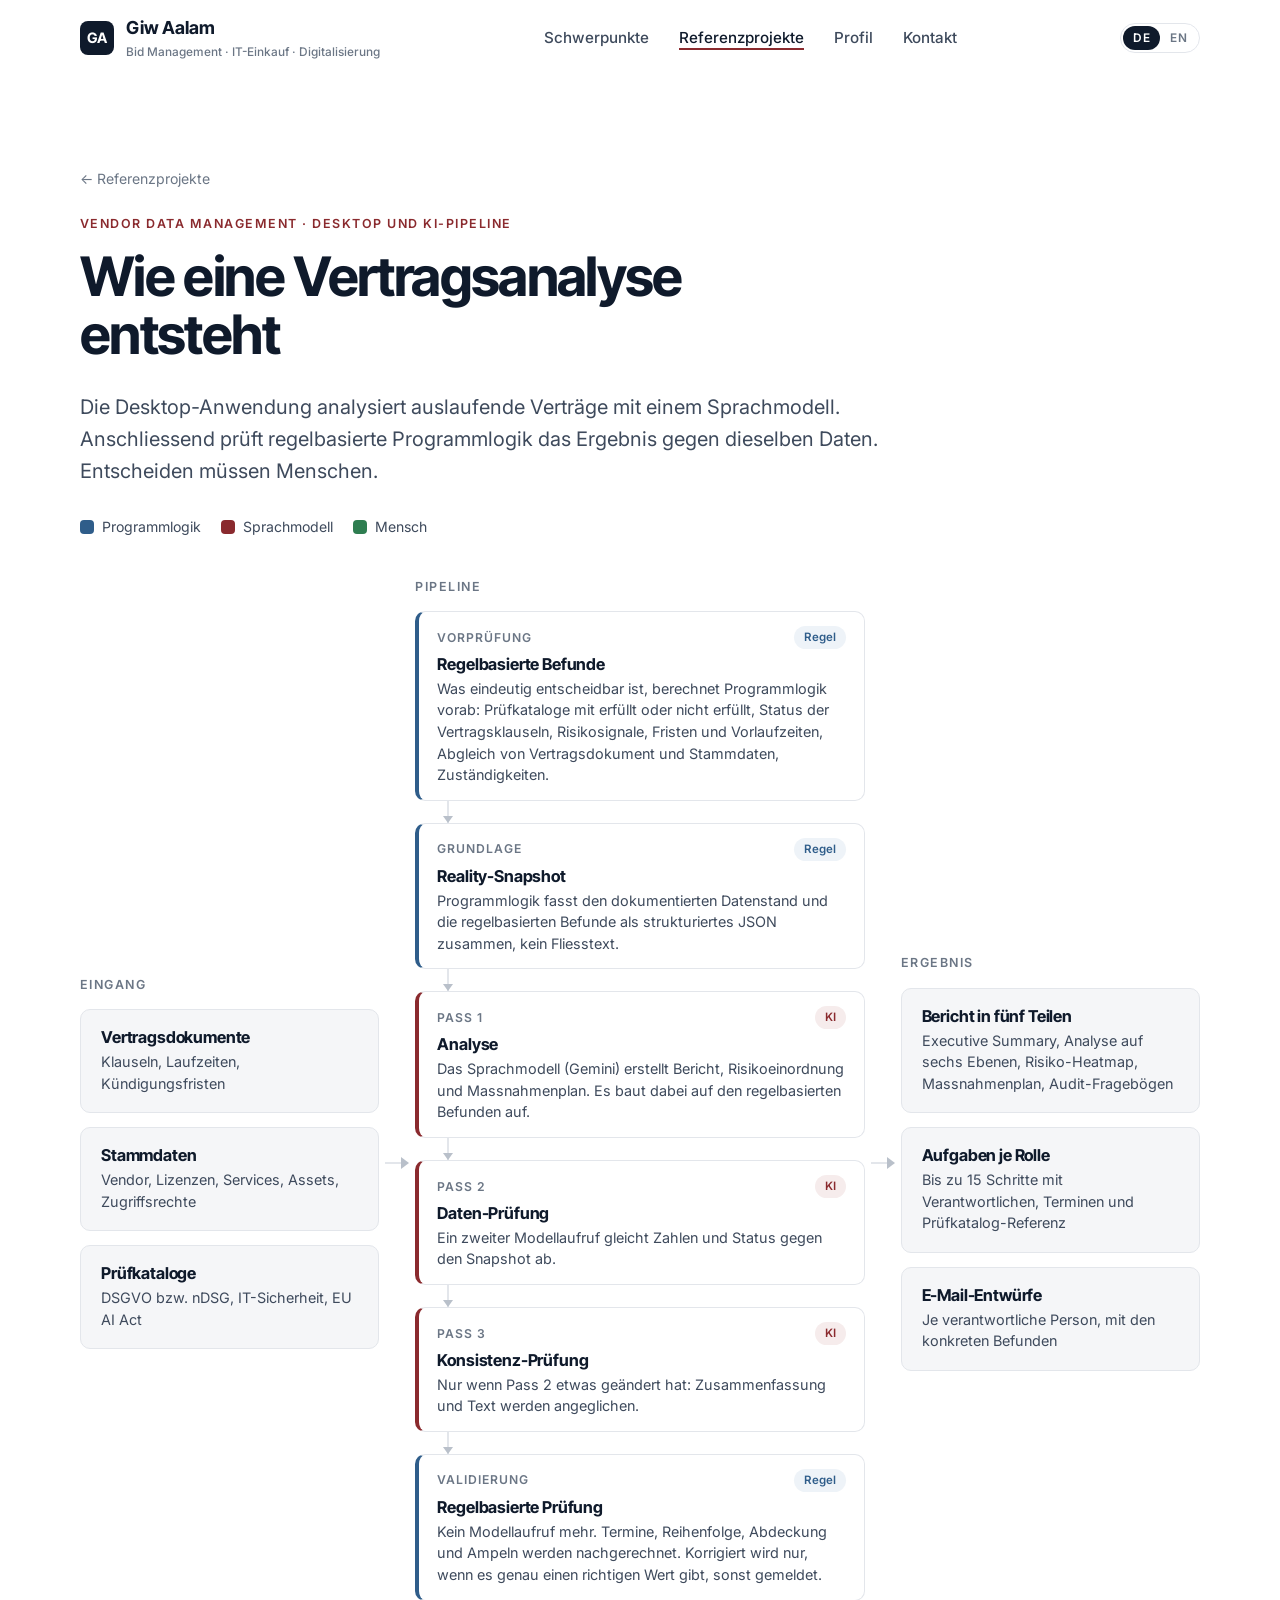
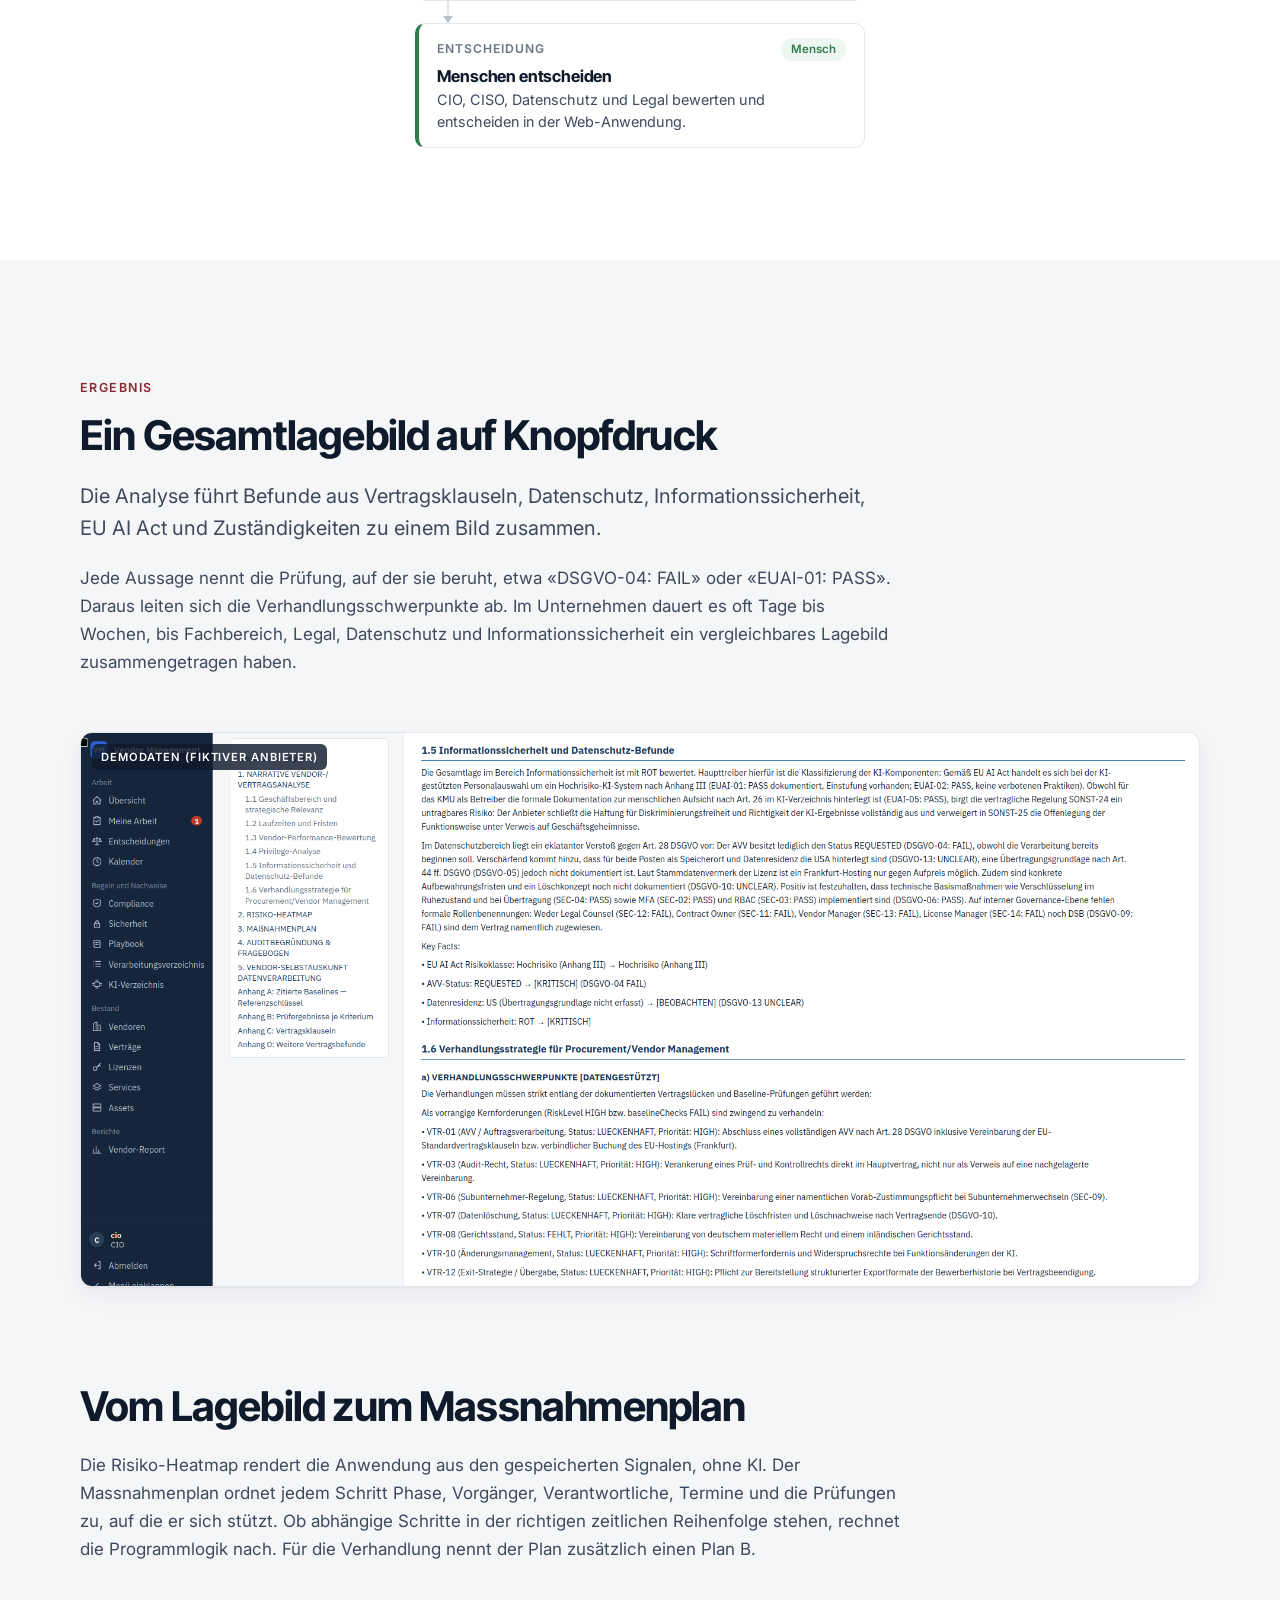
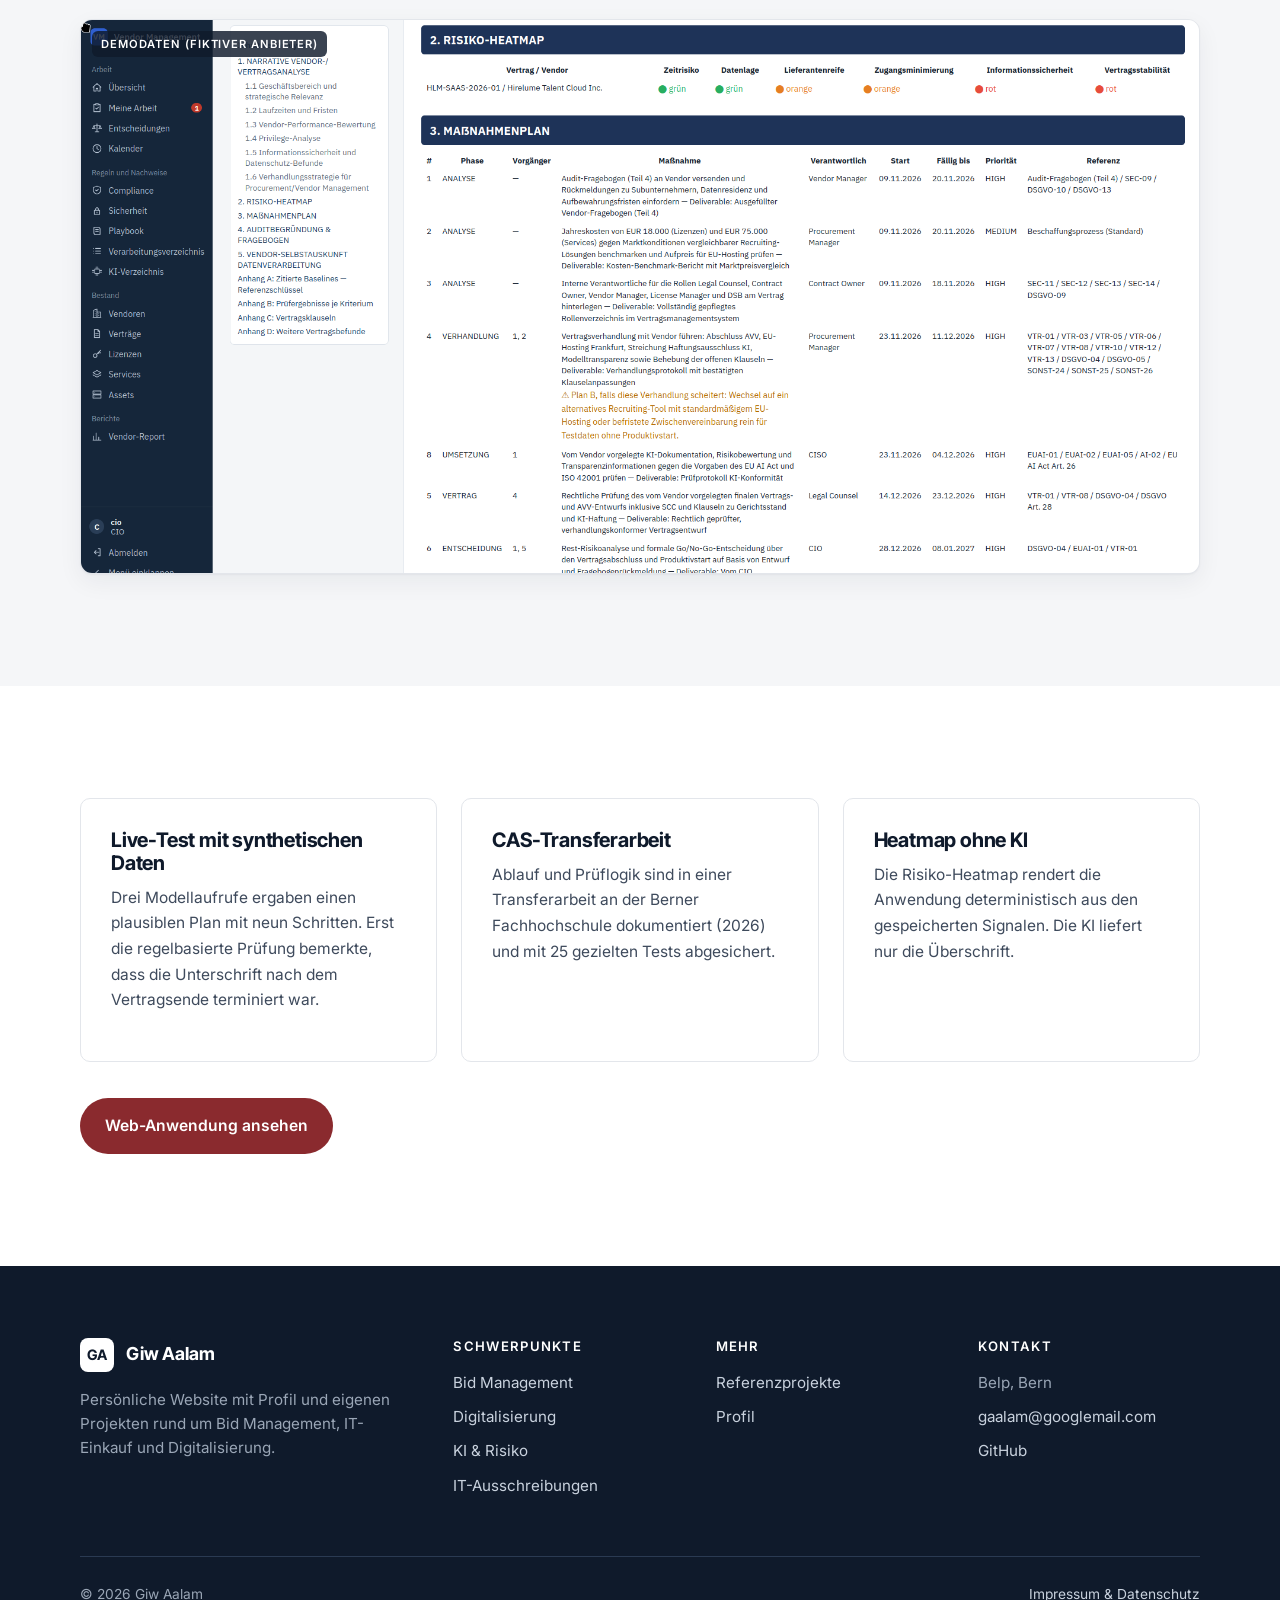
<file: referenzprojekte/vendor-data-management/index.html>
<!doctype html>
<html lang="de">
<head>
<meta charset="utf-8">
<meta name="viewport" content="width=device-width, initial-scale=1">
<title>Vendor Data Management: die KI-Pipeline im Überblick | Giw Aalam</title>
<meta name="description" content="Wie Vendor Data Management Verträge analysiert: von strukturierten Daten über drei KI-Durchgänge bis zur regelbasierten Prüfung. Eingang, Pipeline und Ergebnis in einem Diagramm.">
<meta property="og:type" content="website">
<meta property="og:url" content="https://aalam.ch/referenzprojekte/vendor-data-management/">
<meta property="og:site_name" content="Giw Aalam">
<meta property="og:title" content="Vendor Data Management: die KI-Pipeline im Überblick">
<meta property="og:description" content="Wie Vendor Data Management Verträge analysiert: von strukturierten Daten über drei KI-Durchgänge bis zur regelbasierten Prüfung. Eingang, Pipeline und Ergebnis in einem Diagramm.">
<meta property="og:image" content="https://aalam.ch/profil/giw-aalam.jpg">
<meta property="og:locale" content="de_CH">
<meta name="twitter:card" content="summary">
<link rel="canonical" href="https://aalam.ch/referenzprojekte/vendor-data-management/">
<link rel="preconnect" href="https://fonts.googleapis.com">
<link rel="preconnect" href="https://fonts.gstatic.com" crossorigin>
<link href="https://fonts.googleapis.com/css2?family=Inter:wght@400;500;600;700&family=Inter+Tight:wght@500;600;700&display=swap" rel="stylesheet">
<link rel="stylesheet" href="/assets/chrome.css?v=4">
<link rel="stylesheet" href="/assets/site.css?v=8">
</head>
<body>
<a class="skip" href="#main" data-hl="skip">Zum Inhalt</a>
<header class="site-header">
  <div class="container">
    <a class="brand" href="/"><span class="brand-mark">GA</span><span>Giw Aalam<small data-hl="brand.sub">Bid Management · IT-Einkauf · Digitalisierung</small></span></a>
    <nav class="nav" aria-label="Hauptnavigation">
      <a href="/leistungen/" data-hl="nav.leistungen">Schwerpunkte</a>
      <a href="/referenzprojekte/" data-hl="nav.referenzen" aria-current="page">Referenzprojekte</a>
      <a href="/profil/" data-hl="nav.profil">Profil</a>
      <a href="/kontakt/" data-hl="nav.kontakt">Kontakt</a>
    </nav>
    <div class="nav-tools">
      <div class="lang" role="group" aria-label="Sprache"><button class="lang-btn" type="button" data-lang="de">DE</button><button class="lang-btn" type="button" data-lang="en">EN</button></div>
      <button class="menu-btn" type="button" aria-expanded="false" aria-label="Menü"><svg width="20" height="20" viewBox="0 0 20 20" fill="none" stroke="currentColor" stroke-width="1.8" stroke-linecap="round"><path d="M3 6h14M3 10h14M3 14h14"/></svg></button>
    </div>
  </div>
</header>

<main id="main">
<section class="page-hero" style="border-bottom:0; padding-bottom:clamp(24px,3vw,40px)">
  <div class="container">
    <a class="crumb" href="/referenzprojekte/">← <span data-i18n="crumb">Referenzprojekte</span></a>
    <p class="kicker" data-i18n="hero.k">Vendor Data Management · Desktop und KI-Pipeline</p>
    <h1 data-i18n="hero.h1">Wie eine Vertragsanalyse entsteht</h1>
    <p class="lead" data-i18n="hero.lead">Die Desktop-Anwendung analysiert auslaufende Verträge mit einem Sprachmodell. Anschliessend prüft regelbasierte Programmlogik das Ergebnis gegen dieselben Daten. Entscheiden müssen Menschen.</p>
    <ul class="pl-legend">
      <li class="pl-rule" data-i18n="leg.rule">Programmlogik</li>
      <li class="pl-ai" data-i18n="leg.ai">Sprachmodell</li>
      <li class="pl-human" data-i18n="leg.human">Mensch</li>
    </ul>
  </div>
</section>

<section style="padding-top:0">
  <div class="container">
    <div class="pl">
      <div class="pl-col">
        <p class="pl-col-title" data-i18n="col.in">Eingang</p>
        <ul class="pl-list">
          <li class="pl-box"><h3 data-i18n="in1.t">Vertragsdokumente</h3><p data-i18n="in1.p">Klauseln, Laufzeiten, Kündigungsfristen</p></li><li class="pl-box"><h3 data-i18n="in2.t">Stammdaten</h3><p data-i18n="in2.p">Vendor, Lizenzen, Services, Assets, Zugriffsrechte</p></li><li class="pl-box"><h3 data-i18n="in3.t">Prüfkataloge</h3><p data-i18n="in3.p">DSGVO bzw. nDSG, IT-Sicherheit, EU AI Act</p></li>
        </ul>
      </div>
      <div class="pl-arrow" aria-hidden="true"></div>
      <div class="pl-col pl-main">
        <p class="pl-col-title" data-i18n="col.pipe">Pipeline</p>
        <ol class="pl-chain">
        <li class="pl-stage pl-rule">
          <div class="pl-head"><span class="pl-step" data-i18n="st1b.s">Vorprüfung</span><span class="pl-type" data-i18n="t.rule">Regel</span></div>
          <h3 data-i18n="st1b.t">Regelbasierte Befunde</h3>
          <p data-i18n="st1b.p">Was eindeutig entscheidbar ist, berechnet Programmlogik vorab: Prüfkataloge mit erfüllt oder nicht erfüllt, Status der Vertragsklauseln, Risikosignale, Fristen und Vorlaufzeiten, Abgleich von Vertragsdokument und Stammdaten, Zuständigkeiten.</p>
        </li>
        <li class="pl-stage pl-rule">
          <div class="pl-head"><span class="pl-step" data-i18n="st1.s">Grundlage</span><span class="pl-type" data-i18n="t.rule">Regel</span></div>
          <h3 data-i18n="st1.t">Reality-Snapshot</h3>
          <p data-i18n="st1.p">Programmlogik fasst den dokumentierten Datenstand und die regelbasierten Befunde als strukturiertes JSON zusammen, kein Fliesstext.</p>
        </li>
        <li class="pl-stage pl-ai">
          <div class="pl-head"><span class="pl-step" data-i18n="st2.s">Pass 1</span><span class="pl-type" data-i18n="t.ai">KI</span></div>
          <h3 data-i18n="st2.t">Analyse</h3>
          <p data-i18n="st2.p">Das Sprachmodell (Gemini) erstellt Bericht, Risikoeinordnung und Massnahmenplan. Es baut dabei auf den regelbasierten Befunden auf.</p>
        </li>
        <li class="pl-stage pl-ai">
          <div class="pl-head"><span class="pl-step" data-i18n="st3.s">Pass 2</span><span class="pl-type" data-i18n="t.ai">KI</span></div>
          <h3 data-i18n="st3.t">Daten-Prüfung</h3>
          <p data-i18n="st3.p">Ein zweiter Modellaufruf gleicht Zahlen und Status gegen den Snapshot ab.</p>
        </li>
        <li class="pl-stage pl-ai">
          <div class="pl-head"><span class="pl-step" data-i18n="st4.s">Pass 3</span><span class="pl-type" data-i18n="t.ai">KI</span></div>
          <h3 data-i18n="st4.t">Konsistenz-Prüfung</h3>
          <p data-i18n="st4.p">Nur wenn Pass 2 etwas geändert hat: Zusammenfassung und Text werden angeglichen.</p>
        </li>
        <li class="pl-stage pl-rule">
          <div class="pl-head"><span class="pl-step" data-i18n="st5.s">Validierung</span><span class="pl-type" data-i18n="t.rule">Regel</span></div>
          <h3 data-i18n="st5.t">Regelbasierte Prüfung</h3>
          <p data-i18n="st5.p">Kein Modellaufruf mehr. Termine, Reihenfolge, Abdeckung und Ampeln werden nachgerechnet. Korrigiert wird nur, wenn es genau einen richtigen Wert gibt, sonst gemeldet.</p>
        </li>
        <li class="pl-stage pl-human">
          <div class="pl-head"><span class="pl-step" data-i18n="st6.s">Entscheidung</span><span class="pl-type" data-i18n="t.human">Mensch</span></div>
          <h3 data-i18n="st6.t">Menschen entscheiden</h3>
          <p data-i18n="st6.p">CIO, CISO, Datenschutz und Legal bewerten und entscheiden in der Web-Anwendung.</p>
        </li>
        </ol>
      </div>
      <div class="pl-arrow" aria-hidden="true"></div>
      <div class="pl-col">
        <p class="pl-col-title" data-i18n="col.out">Ergebnis</p>
        <ul class="pl-list">
          <li class="pl-box"><h3 data-i18n="out1.t">Bericht in fünf Teilen</h3><p data-i18n="out1.p">Executive Summary, Analyse auf sechs Ebenen, Risiko-Heatmap, Massnahmenplan, Audit-Fragebögen</p></li><li class="pl-box"><h3 data-i18n="out2.t">Aufgaben je Rolle</h3><p data-i18n="out2.p">Bis zu 15 Schritte mit Verantwortlichen, Terminen und Prüfkatalog-Referenz</p></li><li class="pl-box"><h3 data-i18n="out3.t">E-Mail-Entwürfe</h3><p data-i18n="out3.p">Je verantwortliche Person, mit den konkreten Befunden</p></li>
        </ul>
      </div>
    </div>
  </div>
</section>

<section class="soft">
  <div class="container">
    <div class="reveal">
      <div class="section-head" style="max-width:820px">
        <p class="kicker" data-i18n="res.k">Ergebnis</p>
        <h2 data-i18n="res.h2">Ein Gesamtlagebild auf Knopfdruck</h2>
        <p class="lead" data-i18n="res.lead">Die Analyse führt Befunde aus Vertragsklauseln, Datenschutz, Informationssicherheit, EU AI Act und Zuständigkeiten zu einem Bild zusammen.</p>
        <p data-i18n="res.p">Jede Aussage nennt die Prüfung, auf der sie beruht, etwa «DSGVO-04: FAIL» oder «EUAI-01: PASS». Daraus leiten sich die Verhandlungsschwerpunkte ab. Im Unternehmen dauert es oft Tage bis Wochen, bis Fachbereich, Legal, Datenschutz und Informationssicherheit ein vergleichbares Lagebild zusammengetragen haben.</p>
      </div>
      <figure class="shot">
        <span class="tag" data-i18n="res.tag">DEMODATEN (FIKTIVER ANBIETER)</span>
        <img src="/referenzprojekte/vendor-data-management/web-anwendung/analyse-gesamtlage.png" width="1886" height="933" loading="lazy" alt="Vertragsanalyse in der Web-Anwendung: Informationssicherheit und Datenschutz mit Verweisen auf die Prüfungen, darunter die Verhandlungsschwerpunkte" data-i18n-alt="res.alt">
      </figure>
    </div>
    <div class="reveal" style="margin-top:clamp(56px,8vw,96px)">
      <div class="section-head" style="max-width:820px">
        <h2 data-i18n="plan.h2">Vom Lagebild zum Massnahmenplan</h2>
        <p data-i18n="plan.p">Die Risiko-Heatmap rendert die Anwendung aus den gespeicherten Signalen, ohne KI. Der Massnahmenplan ordnet jedem Schritt Phase, Vorgänger, Verantwortliche, Termine und die Prüfungen zu, auf die er sich stützt. Ob abhängige Schritte in der richtigen zeitlichen Reihenfolge stehen, rechnet die Programmlogik nach. Für die Verhandlung nennt der Plan zusätzlich einen Plan B.</p>
      </div>
      <figure class="shot">
        <span class="tag" data-i18n="res.tag">DEMODATEN (FIKTIVER ANBIETER)</span>
        <img src="/referenzprojekte/vendor-data-management/web-anwendung/heatmap-massnahmenplan.png" width="1886" height="933" loading="lazy" alt="Risiko-Heatmap mit Ampeln je Bereich und Massnahmenplan mit Phase, Vorgänger, Verantwortlichen, Terminen und Referenzen" data-i18n-alt="plan.alt">
      </figure>
    </div>
  </div>
</section>

<section>
  <div class="container">
    <div class="grid g3 reveal">
      <div class="card"><h3 data-i18n="f1.t">Live-Test mit synthetischen Daten</h3><p data-i18n="f1.p">Drei Modellaufrufe ergaben einen plausiblen Plan mit neun Schritten. Erst die regelbasierte Prüfung bemerkte, dass die Unterschrift nach dem Vertragsende terminiert war.</p></div>
      <div class="card"><h3 data-i18n="f2.t">CAS-Transferarbeit</h3><p data-i18n="f2.p">Ablauf und Prüflogik sind in einer Transferarbeit an der Berner Fachhochschule dokumentiert (2026) und mit 25 gezielten Tests abgesichert.</p></div>
      <div class="card"><h3 data-i18n="f3.t">Heatmap ohne KI</h3><p data-i18n="f3.p">Die Risiko-Heatmap rendert die Anwendung deterministisch aus den gespeicherten Signalen. Die KI liefert nur die Überschrift.</p></div>
    </div>
    <div class="actions reveal" style="margin-top:36px">
      <a class="btn btn-primary" href="/referenzprojekte/vendor-data-management/web-anwendung/" data-i18n="cta.web">Web-Anwendung ansehen</a>
    </div>
  </div>
</section>
</main>

<footer class="site-footer">
  <div class="container">
    <div class="foot-grid">
      <div>
        <a class="brand" href="/"><span class="brand-mark">GA</span><span>Giw Aalam</span></a>
        <p data-hl="ft.p">Persönliche Website mit Profil und eigenen Projekten rund um Bid Management, IT-Einkauf und Digitalisierung.</p>
      </div>
      <div>
        <h4 data-hl="ft.h1">Schwerpunkte</h4>
        <ul>
          <li><a href="/leistungen/#bid">Bid Management</a></li>
          <li><a href="/leistungen/#digitalisierung" data-hl="ft.l1">Digitalisierung</a></li>
          <li><a href="/leistungen/#ki" data-hl="ft.l2">KI &amp; Risiko</a></li>
          <li><a href="/leistungen/#einkauf" data-hl="ft.l3">IT-Ausschreibungen</a></li>
        </ul>
      </div>
      <div>
        <h4 data-hl="ft.h2">Mehr</h4>
        <ul>
          <li><a href="/referenzprojekte/" data-hl="nav.referenzen">Referenzprojekte</a></li>
          <li><a href="/profil/" data-hl="nav.profil">Profil</a></li>
        </ul>
      </div>
      <div>
        <h4 data-hl="nav.kontakt">Kontakt</h4>
        <ul>
          <li>Belp, Bern</li>
          <li><a href="mailto:gaalam@googlemail.com">gaalam@googlemail.com</a></li>
          <li><a href="https://github.com/Gaalam">GitHub</a></li>
        </ul>
      </div>
    </div>
    <div class="foot-bottom">
      <span>© 2026 Giw Aalam</span>
      <a href="/rechtliches/" data-hl="ft.legal">Impressum &amp; Datenschutz</a>
    </div>
  </div>
</footer>

<script>
window.EN = {
 "title": "Vendor Data Management: the AI pipeline at a glance | Giw Aalam",
 "description": "How Vendor Data Management analyses contracts: from structured data through three AI passes to rule-based validation. Input, pipeline and output in one diagram.",
 "crumb": "Reference projects",
 "hero.k": "Vendor Data Management · Desktop and AI pipeline",
 "hero.h1": "How a contract analysis comes about",
 "hero.lead": "The desktop application analyses expiring contracts with a language model. Rule-based program logic then checks the result against the same data. People make the decisions.",
 "leg.rule": "Program logic",
 "leg.ai": "Language model",
 "leg.human": "Human",
 "col.in": "Input",
 "col.pipe": "Pipeline",
 "col.out": "Output",
 "t.rule": "Rule",
 "t.ai": "AI",
 "t.human": "Human",
 "f1.t": "Live test with synthetic data",
 "f1.p": "Three model calls produced a plausible plan with nine steps. Only the rule-based validation noticed that the signature was scheduled after the contract end.",
 "f2.t": "CAS transfer thesis",
 "f2.p": "Process and check logic are documented in a transfer thesis at Bern University of Applied Sciences (2026) and covered by 25 targeted tests.",
 "f3.t": "Heat map without AI",
 "f3.p": "The application renders the risk heat map deterministically from stored signals. The AI only supplies the heading.",
 "cta.web": "View the web application",
 "res.k": "Result",
 "res.h2": "A complete picture at the push of a button",
 "res.lead": "The analysis brings findings from contract clauses, data protection, information security, the EU AI Act and responsibilities together into one picture.",
 "res.p": "Every statement names the check it is based on, such as “DSGVO-04: FAIL” or “EUAI-01: PASS”. The negotiation priorities follow from it. In a company it often takes days or weeks until business, legal, data protection and information security have put together a comparable picture.",
 "res.tag": "DEMO DATA (FICTIONAL VENDOR)",
 "plan.h2": "From the overall picture to the action plan",
 "plan.p": "The application renders the risk heat map from the stored signals, without AI. The action plan assigns each step a phase, predecessors, owners, dates and the checks it is based on. Program logic verifies that dependent steps are in the right order in time. For the negotiation, the plan also names a plan B.",
 "plan.alt": "Risk heat map with traffic lights per area and action plan with phase, predecessors, owners, dates and references",
 "res.alt": "Contract analysis in the web application: information security and data protection with references to the checks, followed by the negotiation priorities",
 "in1.t": "Contract documents",
 "in1.p": "Clauses, terms, notice periods",
 "in2.t": "Master data",
 "in2.p": "Vendor, licenses, services, assets, access rights",
 "in3.t": "Check catalogues",
 "in3.p": "GDPR or Swiss FADP, IT security, EU AI Act",
 "st1b.s": "Pre-check",
 "st1b.t": "Rule-based findings",
 "st1b.p": "Whatever can be decided unambiguously is computed by program logic beforehand: check catalogue results (met or not met), contract clause status, risk signals, deadlines and lead times, comparison of contract document and master data, responsibilities.",
 "st1.s": "Basis",
 "st1.t": "Reality snapshot",
 "st1.p": "Program logic combines the documented data and the rule-based findings into structured JSON, not free text.",
 "st2.s": "Pass 1",
 "st2.t": "Analysis",
 "st2.p": "The language model (Gemini) writes the report, risk assessment and action plan, building on the rule-based findings.",
 "st3.s": "Pass 2",
 "st3.t": "Data check",
 "st3.p": "A second model call checks figures and status against the snapshot.",
 "st4.s": "Pass 3",
 "st4.t": "Consistency check",
 "st4.p": "Only if pass 2 changed something: summary and text are aligned.",
 "st5.s": "Validation",
 "st5.t": "Rule-based validation",
 "st5.p": "No more model calls. Dates, order, coverage and traffic lights are recalculated. A value is corrected only if exactly one right value exists, otherwise it is flagged.",
 "st6.s": "Decision",
 "st6.t": "People decide",
 "st6.p": "CIO, CISO, data protection and legal assess and decide in the web application.",
 "out1.t": "Report in five parts",
 "out1.p": "Executive summary, analysis on six levels, risk heat map, action plan, audit questionnaires",
 "out2.t": "Tasks per role",
 "out2.p": "Up to 15 steps with owners, dates and check catalogue reference",
 "out3.t": "Email drafts",
 "out3.p": "One per responsible person, citing the concrete findings"
};
</script>
<script src="/assets/site.js"></script>
</body>
</html>
</file>
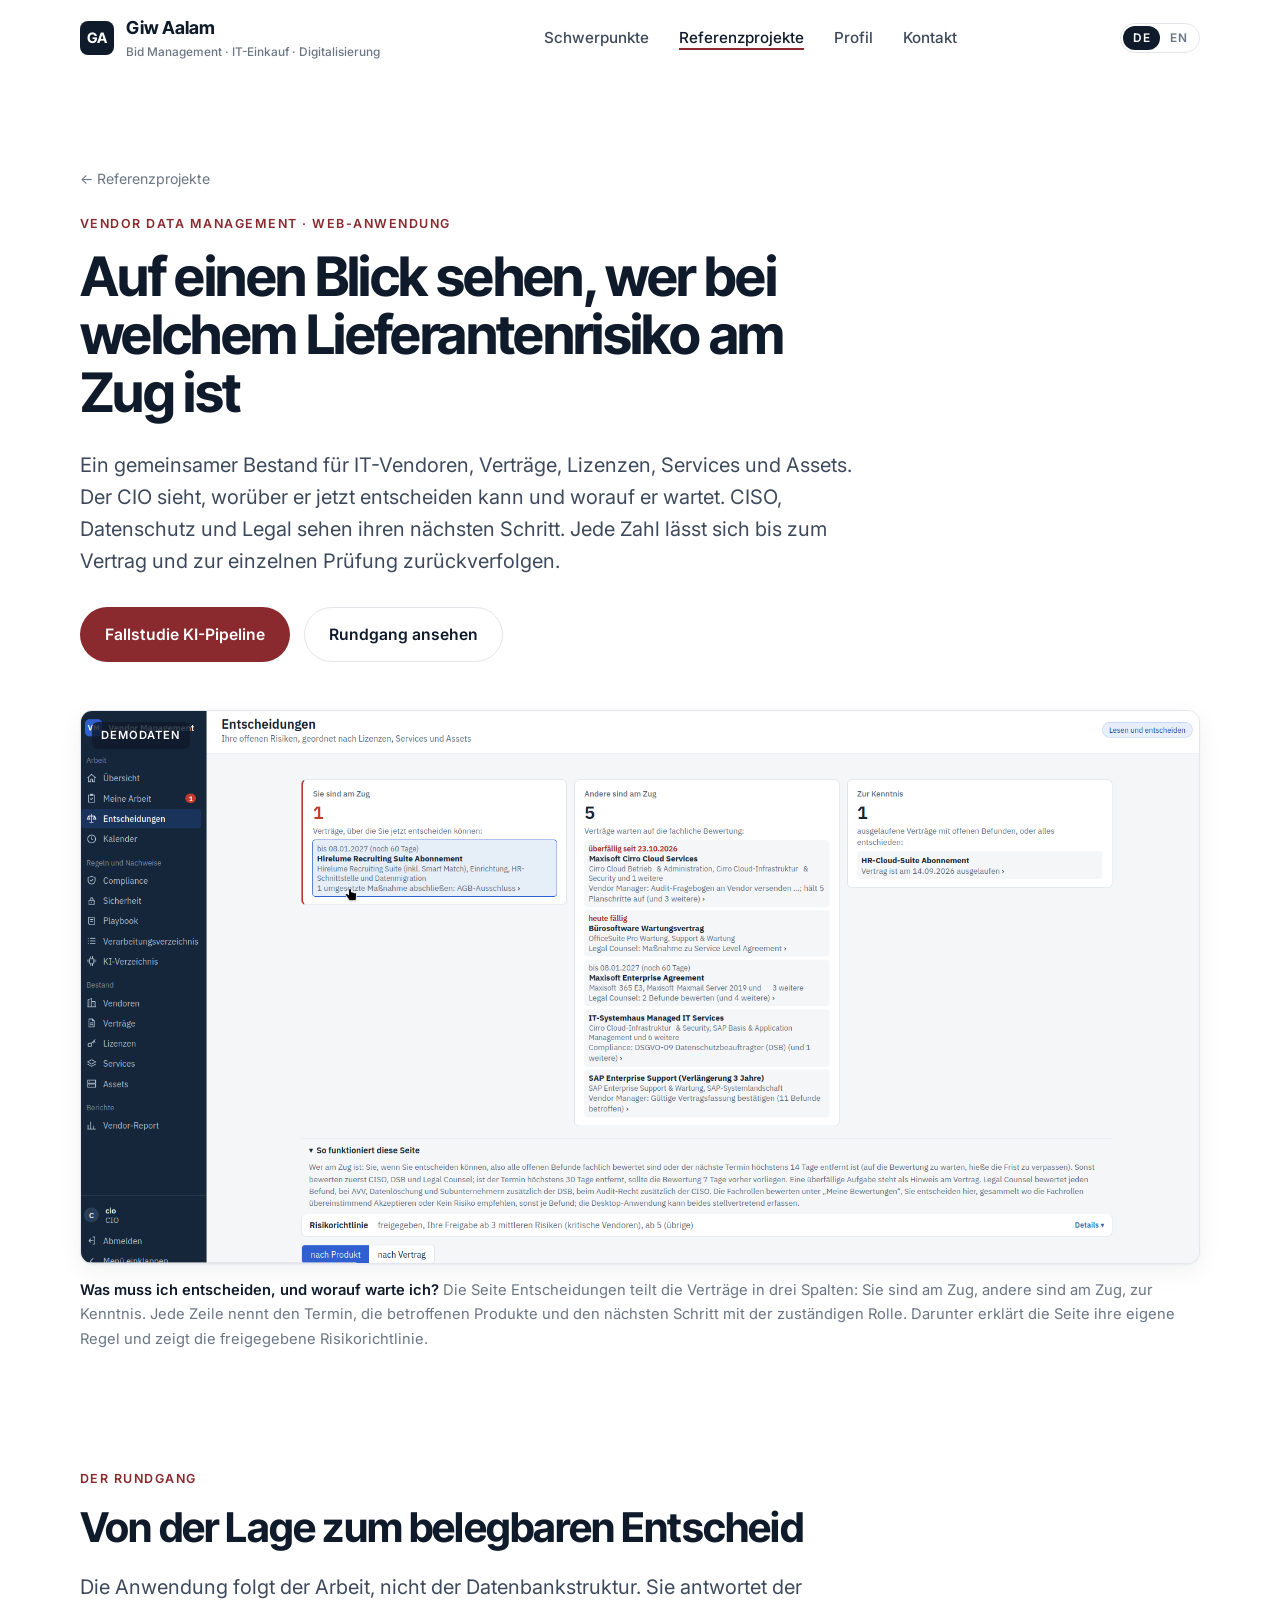
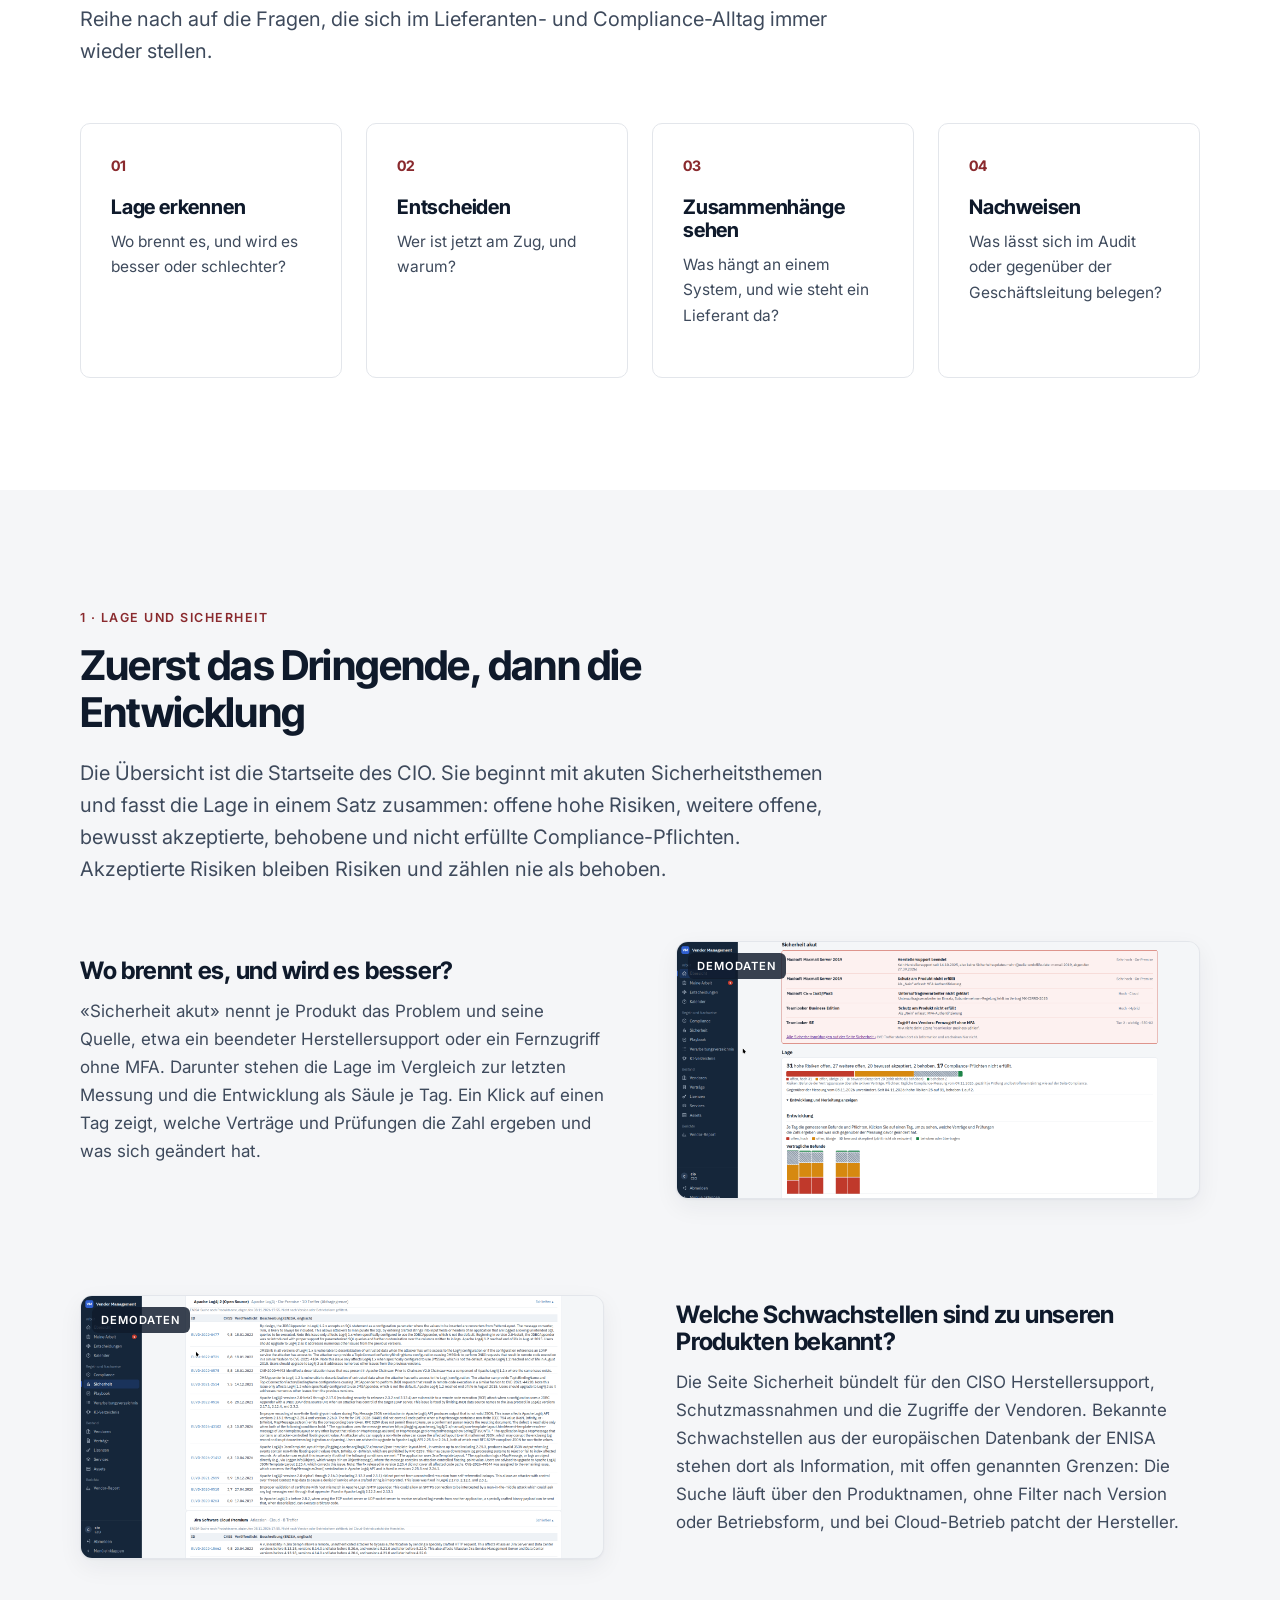
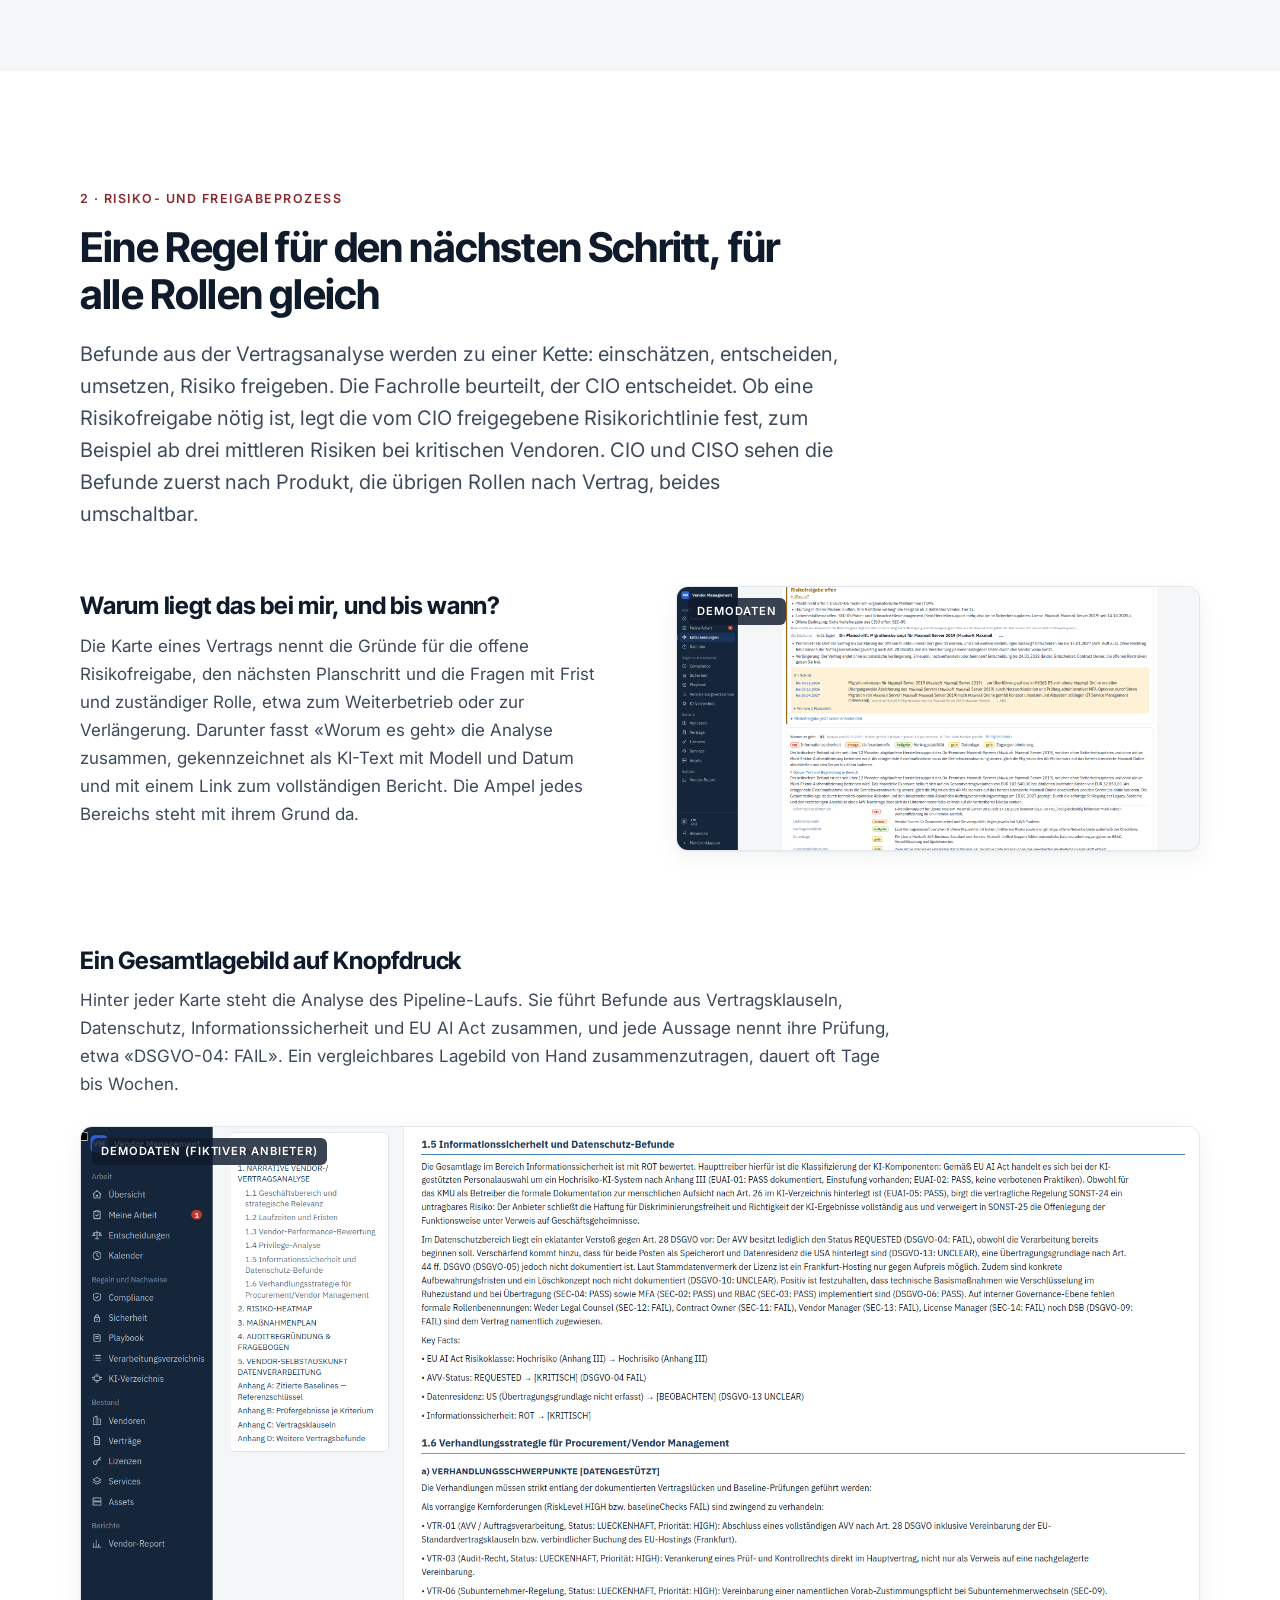
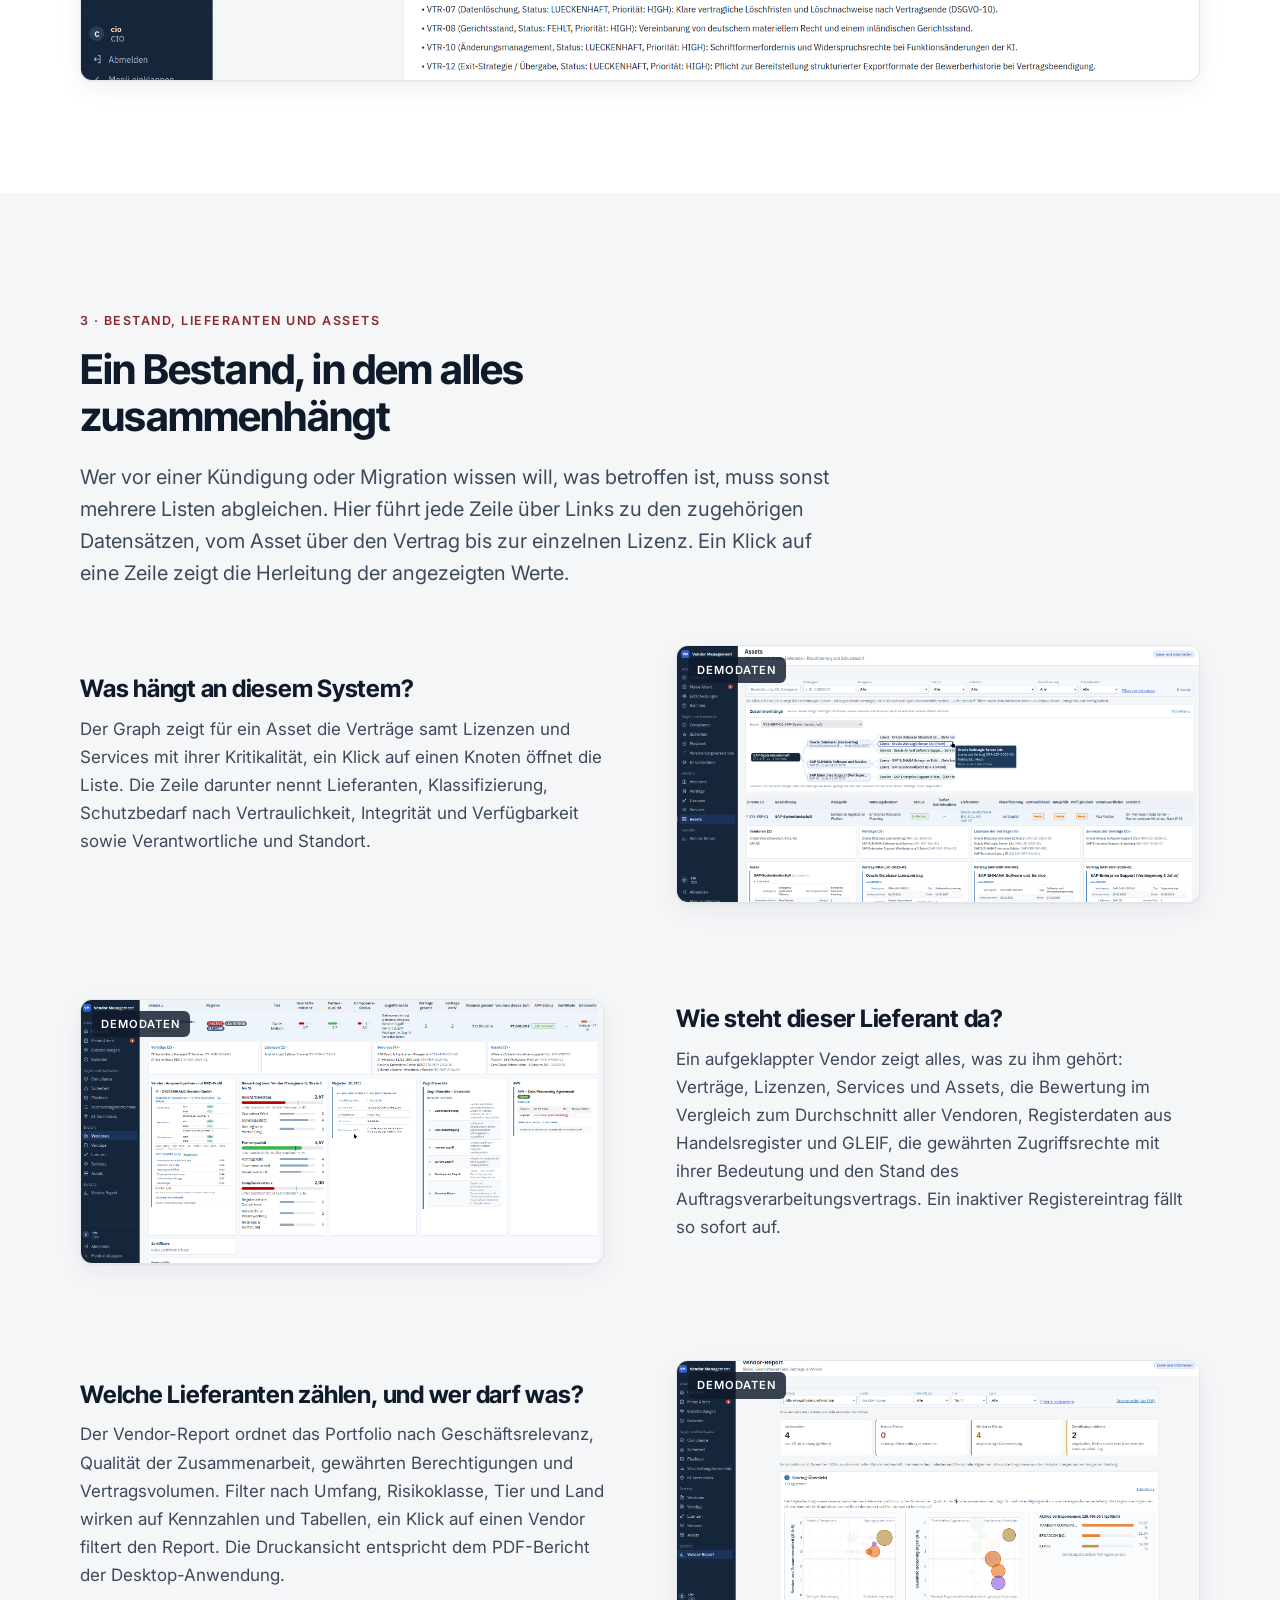
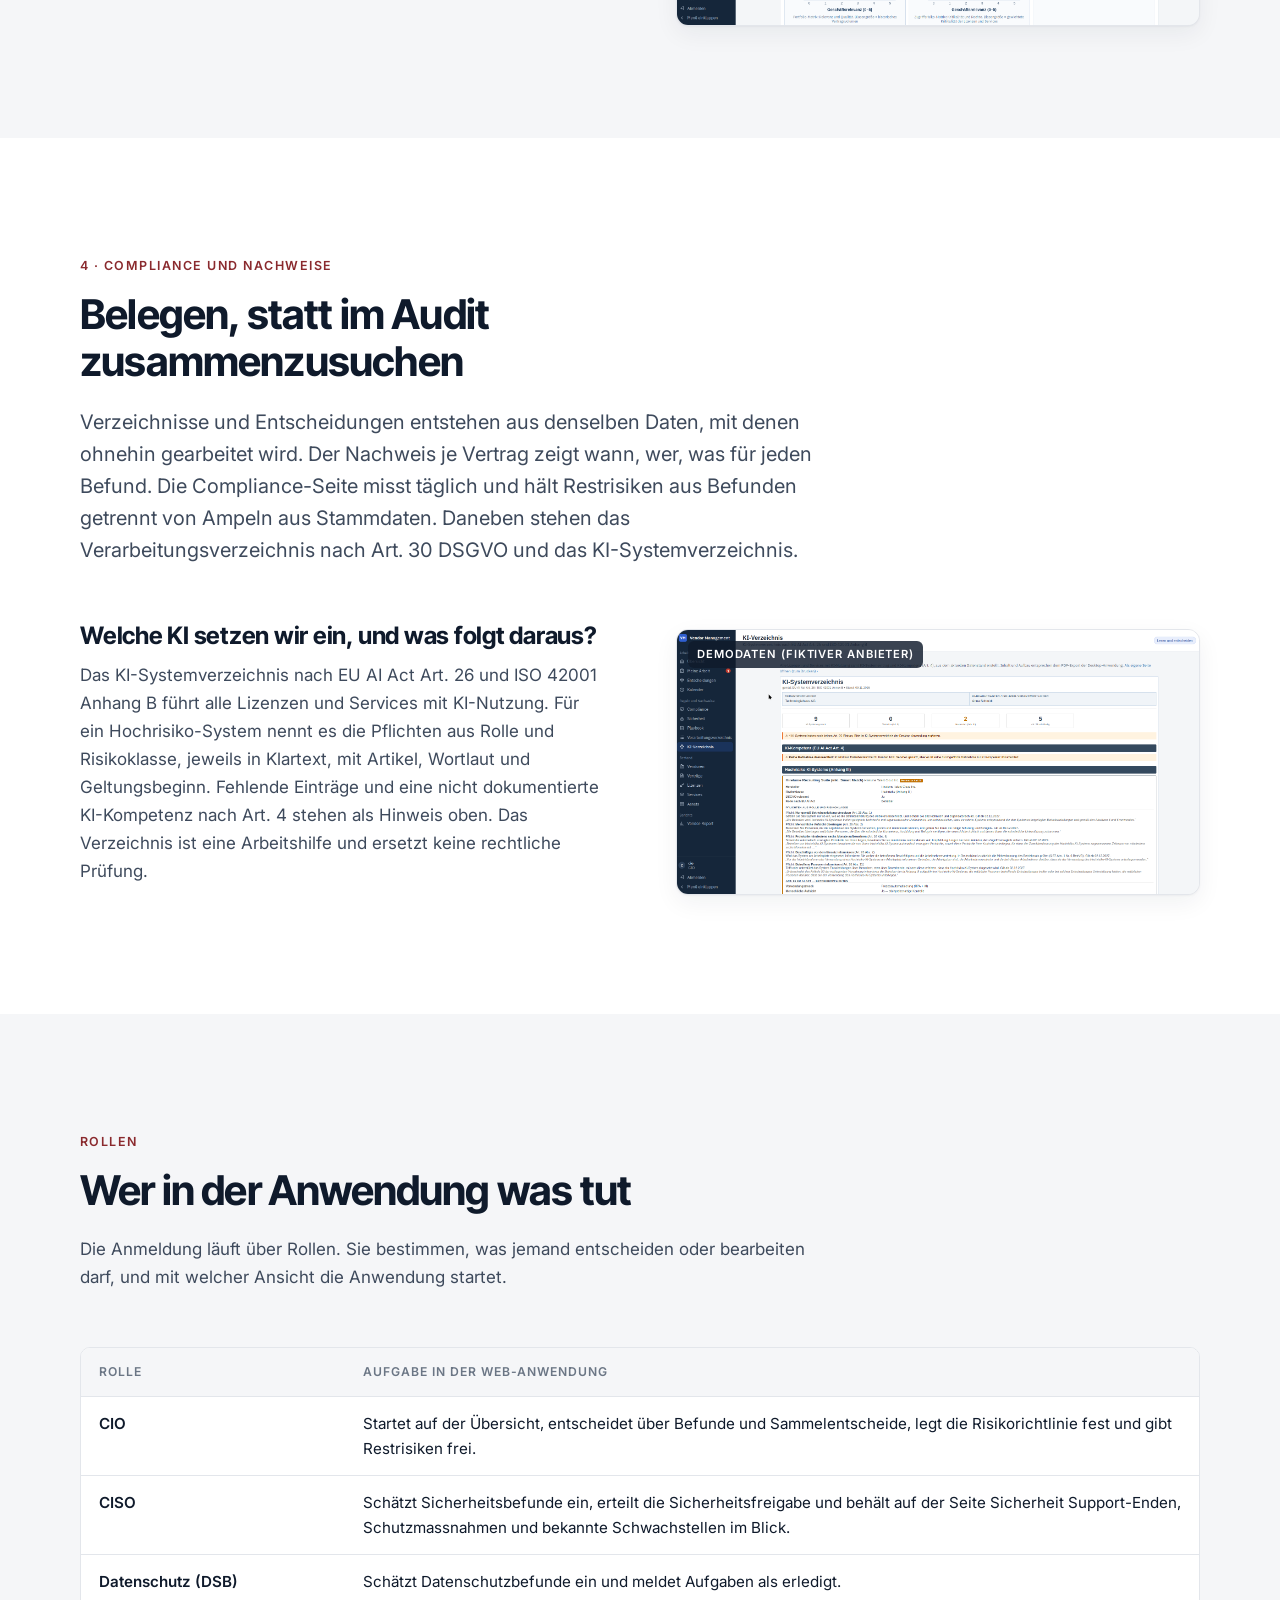
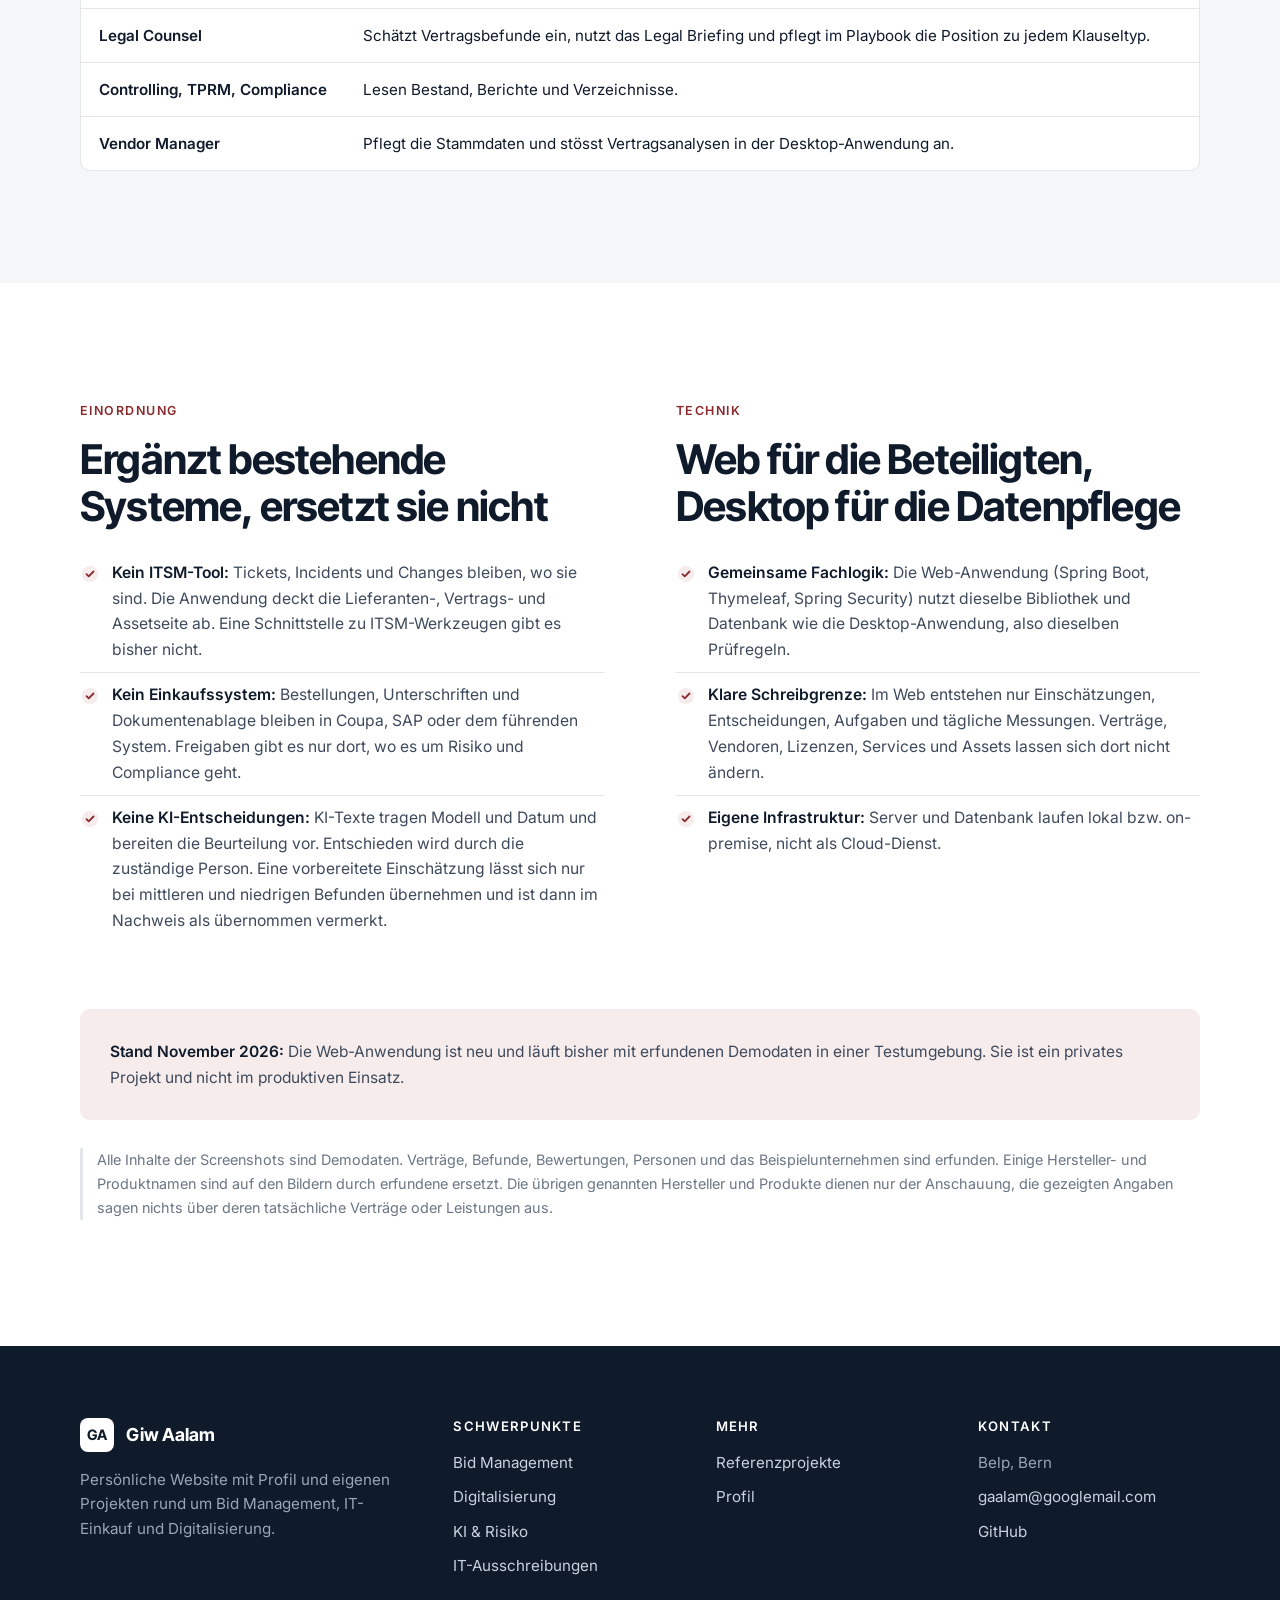
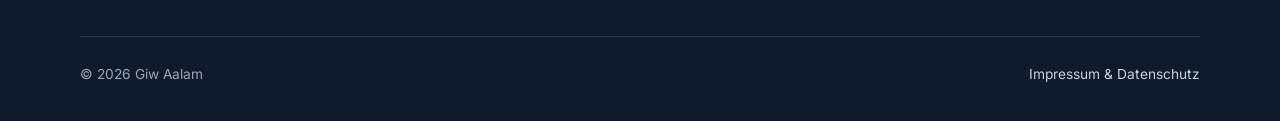
<file: referenzprojekte/vendor-data-management/web-anwendung/index.html>
<!doctype html>
<html lang="de">
<head>
<meta charset="utf-8">
<meta name="viewport" content="width=device-width, initial-scale=1">
<title>Vendor Data Management: die Web-Anwendung für IT-Lieferantenrisiken, Entscheidungen und Nachweise | Giw Aalam</title>
<meta name="description" content="Die Web-Anwendung von Vendor Data Management zeigt CIO, CISO, Datenschutz und Legal, wer jetzt am Zug ist: Lage, Sicherheit, Entscheidungen je Produkt oder Vertrag, Zusammenhänge im Bestand und Verzeichnisse als Nachweis.">
<meta property="og:type" content="website">
<meta property="og:url" content="https://aalam.ch/referenzprojekte/vendor-data-management/web-anwendung/">
<meta property="og:site_name" content="Giw Aalam">
<meta property="og:title" content="Vendor Data Management: die Web-Anwendung">
<meta property="og:description" content="Wer ist am Zug, und warum? Lage, Sicherheit und Entscheidungen zu IT-Lieferanten, jede Zahl mit Herleitung.">
<meta property="og:image" content="https://aalam.ch/referenzprojekte/vendor-data-management/web-anwendung/entscheidungen.png">
<meta property="og:locale" content="de_CH">
<meta name="twitter:card" content="summary_large_image">
<link rel="canonical" href="https://aalam.ch/referenzprojekte/vendor-data-management/web-anwendung/">
<link rel="preconnect" href="https://fonts.googleapis.com">
<link rel="preconnect" href="https://fonts.gstatic.com" crossorigin>
<link href="https://fonts.googleapis.com/css2?family=Inter:wght@400;500;600;700&family=Inter+Tight:wght@500;600;700&display=swap" rel="stylesheet">
<link rel="stylesheet" href="/assets/chrome.css?v=4">
<link rel="stylesheet" href="/assets/site.css?v=8">
</head>
<body>
<a class="skip" href="#main" data-hl="skip">Zum Inhalt</a>
<header class="site-header">
  <div class="container">
    <a class="brand" href="/"><span class="brand-mark">GA</span><span>Giw Aalam<small data-hl="brand.sub">Bid Management · IT-Einkauf · Digitalisierung</small></span></a>
    <nav class="nav" aria-label="Hauptnavigation">
      <a href="/leistungen/" data-hl="nav.leistungen">Schwerpunkte</a>
      <a href="/referenzprojekte/" data-hl="nav.referenzen" aria-current="page">Referenzprojekte</a>
      <a href="/profil/" data-hl="nav.profil">Profil</a>
      <a href="/kontakt/" data-hl="nav.kontakt">Kontakt</a>
    </nav>
    <div class="nav-tools">
      <div class="lang" role="group" aria-label="Sprache"><button class="lang-btn" type="button" data-lang="de">DE</button><button class="lang-btn" type="button" data-lang="en">EN</button></div>
      <button class="menu-btn" type="button" aria-expanded="false" aria-label="Menü"><svg width="20" height="20" viewBox="0 0 20 20" fill="none" stroke="currentColor" stroke-width="1.8" stroke-linecap="round"><path d="M3 6h14M3 10h14M3 14h14"/></svg></button>
    </div>
  </div>
</header>

<main id="main">
<section class="page-hero" style="border-bottom:0; padding-bottom:0">
  <div class="container">
    <a class="crumb" href="/referenzprojekte/">← <span data-i18n="crumb">Referenzprojekte</span></a>
    <p class="kicker" data-i18n="hero.eyebrow">Vendor Data Management · Web-Anwendung</p>
    <h1 data-i18n="hero.h1">Auf einen Blick sehen, wer bei welchem Lieferantenrisiko am Zug ist</h1>
    <p class="lead" data-i18n="hero.lead">Ein gemeinsamer Bestand für IT-Vendoren, Verträge, Lizenzen, Services und Assets. Der CIO sieht, worüber er jetzt entscheiden kann und worauf er wartet. CISO, Datenschutz und Legal sehen ihren nächsten Schritt. Jede Zahl lässt sich bis zum Vertrag und zur einzelnen Prüfung zurückverfolgen.</p>
    <div class="actions" style="margin:30px 0 48px">
      <a class="btn btn-primary" href="/referenzprojekte/vendor-data-management/" data-i18n="hero.cta1">Fallstudie KI-Pipeline</a>
      <a class="btn btn-ghost" href="#ablauf" data-i18n="hero.cta2">Rundgang ansehen</a>
    </div>
    <figure class="shot">
      <span class="tag" data-i18n="demo">DEMODATEN</span>
      <img src="/referenzprojekte/vendor-data-management/web-anwendung/entscheidungen.png" width="1897" height="936" alt="Seite Entscheidungen mit den Spalten Sie sind am Zug, Andere sind am Zug und Zur Kenntnis, je Vertrag mit Termin und nächstem Schritt" data-i18n-alt="alt.decisions">
      <figcaption><strong data-i18n="cap.decisions.q">Was muss ich entscheiden, und worauf warte ich?</strong> <span data-i18n="cap.decisions.b">Die Seite Entscheidungen teilt die Verträge in drei Spalten: Sie sind am Zug, andere sind am Zug, zur Kenntnis. Jede Zeile nennt den Termin, die betroffenen Produkte und den nächsten Schritt mit der zuständigen Rolle. Darunter erklärt die Seite ihre eigene Regel und zeigt die freigegebene Risikorichtlinie.</span></figcaption>
    </figure>
  </div>
</section>

<section id="ablauf">
  <div class="container">
    <div class="section-head reveal">
      <p class="kicker" data-i18n="flow.eyebrow">Der Rundgang</p>
      <h2 data-i18n="flow.h2">Von der Lage zum belegbaren Entscheid</h2>
      <p class="lead" data-i18n="flow.p">Die Anwendung folgt der Arbeit, nicht der Datenbankstruktur. Sie antwortet der Reihe nach auf die Fragen, die sich im Lieferanten- und Compliance-Alltag immer wieder stellen.</p>
    </div>
    <div class="grid g4 reveal">
      <a class="card" href="#lage"><span class="num">01</span><h3 data-i18n="s1.t">Lage erkennen</h3><p data-i18n="s1.d">Wo brennt es, und wird es besser oder schlechter?</p></a>
      <a class="card" href="#entscheiden"><span class="num">02</span><h3 data-i18n="s2.t">Entscheiden</h3><p data-i18n="s2.d">Wer ist jetzt am Zug, und warum?</p></a>
      <a class="card" href="#zusammenhaenge"><span class="num">03</span><h3 data-i18n="s3.t">Zusammenhänge sehen</h3><p data-i18n="s3.d">Was hängt an einem System, und wie steht ein Lieferant da?</p></a>
      <a class="card" href="#nachweisen"><span class="num">04</span><h3 data-i18n="s4.t">Nachweisen</h3><p data-i18n="s4.d">Was lässt sich im Audit oder gegenüber der Geschäftsleitung belegen?</p></a>
    </div>
  </div>
</section>
<section id="lage" class="soft">
  <div class="container">
    <div class="section-head reveal">
      <p class="kicker" data-i18n="c1.eyebrow">1 · Lage und Sicherheit</p>
      <h2 data-i18n="c1.h2">Zuerst das Dringende, dann die Entwicklung</h2>
      <p class="lead" data-i18n="c1.p">Die Übersicht ist die Startseite des CIO. Sie beginnt mit akuten Sicherheitsthemen und fasst die Lage in einem Satz zusammen: offene hohe Risiken, weitere offene, bewusst akzeptierte, behobene und nicht erfüllte Compliance-Pflichten. Akzeptierte Risiken bleiben Risiken und zählen nie als behoben.</p>
    </div>
    <div class="feature reveal">
      <div>
        <h3 style="font-size:1.5rem" data-i18n="cap.overview.q">Wo brennt es, und wird es besser?</h3>
        <p data-i18n="cap.overview.b">«Sicherheit akut» nennt je Produkt das Problem und seine Quelle, etwa ein beendeter Herstellersupport oder ein Fernzugriff ohne MFA. Darunter stehen die Lage im Vergleich zur letzten Messung und die Entwicklung als Säule je Tag. Ein Klick auf einen Tag zeigt, welche Verträge und Prüfungen die Zahl ergeben und was sich geändert hat.</p>
      </div>
      <figure class="shot">
        <span class="tag" data-i18n="demo">DEMODATEN</span>
        <img src="/referenzprojekte/vendor-data-management/web-anwendung/uebersicht.png" width="1910" height="936" loading="lazy" alt="Übersicht mit dem Block Sicherheit akut, der Lage in einem Satz mit Balken und der täglichen Entwicklung der Befunde" data-i18n-alt="alt.overview">
      </figure>
    </div>
    <div class="feature flip reveal">
      <div>
        <h3 style="font-size:1.5rem" data-i18n="cap.cve.q">Welche Schwachstellen sind zu unseren Produkten bekannt?</h3>
        <p data-i18n="cap.cve.b">Die Seite Sicherheit bündelt für den CISO Herstellersupport, Schutzmassnahmen und die Zugriffe der Vendoren. Bekannte Schwachstellen aus der europäischen Datenbank der ENISA stehen dort als Information, mit offen genannten Grenzen: Die Suche läuft über den Produktnamen, ohne Filter nach Version oder Betriebsform, und bei Cloud-Betrieb patcht der Hersteller.</p>
      </div>
      <figure class="shot">
        <span class="tag" data-i18n="demo">DEMODATEN</span>
        <img src="/referenzprojekte/vendor-data-management/web-anwendung/sicherheit-cve.png" width="1910" height="960" loading="lazy" alt="Seite Sicherheit mit aufgeklappter Liste bekannter Schwachstellen aus der ENISA-Datenbank je Produkt" data-i18n-alt="alt.cve">
      </figure>
    </div>
  </div>
</section>
<section id="entscheiden">
  <div class="container">
    <div class="section-head reveal">
      <p class="kicker" data-i18n="c2.eyebrow">2 · Risiko- und Freigabeprozess</p>
      <h2 data-i18n="c2.h2">Eine Regel für den nächsten Schritt, für alle Rollen gleich</h2>
      <p class="lead" data-i18n="c2.p">Befunde aus der Vertragsanalyse werden zu einer Kette: einschätzen, entscheiden, umsetzen, Risiko freigeben. Die Fachrolle beurteilt, der CIO entscheidet. Ob eine Risikofreigabe nötig ist, legt die vom CIO freigegebene Risikorichtlinie fest, zum Beispiel ab drei mittleren Risiken bei kritischen Vendoren. CIO und CISO sehen die Befunde zuerst nach Produkt, die übrigen Rollen nach Vertrag, beides umschaltbar.</p>
    </div>
    <div class="feature reveal">
      <div>
        <h3 style="font-size:1.5rem" data-i18n="cap.card.q">Warum liegt das bei mir, und bis wann?</h3>
        <p data-i18n="cap.card.b">Die Karte eines Vertrags nennt die Gründe für die offene Risikofreigabe, den nächsten Planschritt und die Fragen mit Frist und zuständiger Rolle, etwa zum Weiterbetrieb oder zur Verlängerung. Darunter fasst «Worum es geht» die Analyse zusammen, gekennzeichnet als KI-Text mit Modell und Datum und mit einem Link zum vollständigen Bericht. Die Ampel jedes Bereichs steht mit ihrem Grund da.</p>
      </div>
      <figure class="shot">
        <span class="tag" data-i18n="demo">DEMODATEN</span>
        <img src="/referenzprojekte/vendor-data-management/web-anwendung/entscheidungen-karte.png" width="1910" height="960" loading="lazy" alt="Vertragskarte mit den Gründen für die offene Risikofreigabe, dem nächsten Planschritt, den anstehenden Fragen mit Fristen und der KI-Zusammenfassung mit Ampeln je Bereich" data-i18n-alt="alt.card">
      </figure>
    </div>
    <div class="reveal" style="margin-top:clamp(56px,8vw,96px)">
      <div style="max-width:820px; margin-bottom:28px">
        <h3 style="font-size:1.5rem" data-i18n="an.q">Ein Gesamtlagebild auf Knopfdruck</h3>
        <p data-i18n="an.b">Hinter jeder Karte steht die Analyse des Pipeline-Laufs. Sie führt Befunde aus Vertragsklauseln, Datenschutz, Informationssicherheit und EU AI Act zusammen, und jede Aussage nennt ihre Prüfung, etwa «DSGVO-04: FAIL». Ein vergleichbares Lagebild von Hand zusammenzutragen, dauert oft Tage bis Wochen.</p>
      </div>
      <figure class="shot">
        <span class="tag" data-i18n="demo2">DEMODATEN (FIKTIVER ANBIETER)</span>
        <img src="/referenzprojekte/vendor-data-management/web-anwendung/analyse-gesamtlage.png" width="1886" height="933" loading="lazy" alt="Vertragsanalyse: Informationssicherheit und Datenschutz mit Verweisen auf die Prüfungen, darunter die Verhandlungsschwerpunkte" data-i18n-alt="an.alt">
      </figure>
    </div>
  </div>
</section>
<section id="zusammenhaenge" class="soft">
  <div class="container">
    <div class="section-head reveal">
      <p class="kicker" data-i18n="c3.eyebrow">3 · Bestand, Lieferanten und Assets</p>
      <h2 data-i18n="c3.h2">Ein Bestand, in dem alles zusammenhängt</h2>
      <p class="lead" data-i18n="c3.p">Wer vor einer Kündigung oder Migration wissen will, was betroffen ist, muss sonst mehrere Listen abgleichen. Hier führt jede Zeile über Links zu den zugehörigen Datensätzen, vom Asset über den Vertrag bis zur einzelnen Lizenz. Ein Klick auf eine Zeile zeigt die Herleitung der angezeigten Werte.</p>
    </div>
    <div class="feature reveal">
      <div>
        <h3 style="font-size:1.5rem" data-i18n="cap.asset.q">Was hängt an diesem System?</h3>
        <p data-i18n="cap.asset.b">Der Graph zeigt für ein Asset die Verträge samt Lizenzen und Services mit ihrer Kritikalität, ein Klick auf einen Knoten öffnet die Liste. Die Zeile darunter nennt Lieferanten, Klassifizierung, Schutzbedarf nach Vertraulichkeit, Integrität und Verfügbarkeit sowie Verantwortliche und Standort.</p>
      </div>
      <figure class="shot">
        <span class="tag" data-i18n="demo">DEMODATEN</span>
        <img src="/referenzprojekte/vendor-data-management/web-anwendung/asset-zusammenhaenge.png" width="1910" height="936" loading="lazy" alt="Asset-Liste mit Graph der Verträge, Lizenzen und Services eines Systems und aufgeklappter Zeile mit den zugehörigen Datensätzen" data-i18n-alt="alt.asset">
      </figure>
    </div>
    <div class="feature flip reveal">
      <div>
        <h3 style="font-size:1.5rem" data-i18n="cap.vendor.q">Wie steht dieser Lieferant da?</h3>
        <p data-i18n="cap.vendor.b">Ein aufgeklappter Vendor zeigt alles, was zu ihm gehört: Verträge, Lizenzen, Services und Assets, die Bewertung im Vergleich zum Durchschnitt aller Vendoren, Registerdaten aus Handelsregister und GLEIF, die gewährten Zugriffsrechte mit ihrer Bedeutung und den Stand des Auftragsverarbeitungsvertrags. Ein inaktiver Registereintrag fällt so sofort auf.</p>
      </div>
      <figure class="shot">
        <span class="tag" data-i18n="demo">DEMODATEN</span>
        <img src="/referenzprojekte/vendor-data-management/web-anwendung/vendor-steckbrief.png" width="1897" height="959" loading="lazy" alt="Aufgeklappter Vendor mit verknüpften Verträgen, Lizenzen, Services und Assets, Bewertung, Handelsregister- und GLEIF-Daten, Zugriffsrechten und AVV" data-i18n-alt="alt.vendor">
      </figure>
    </div>
    <div class="feature reveal">
      <div>
        <h3 style="font-size:1.5rem" data-i18n="cap.report.q">Welche Lieferanten zählen, und wer darf was?</h3>
        <p data-i18n="cap.report.b">Der Vendor-Report ordnet das Portfolio nach Geschäftsrelevanz, Qualität der Zusammenarbeit, gewährten Berechtigungen und Vertragsvolumen. Filter nach Umfang, Risikoklasse, Tier und Land wirken auf Kennzahlen und Tabellen, ein Klick auf einen Vendor filtert den Report. Die Druckansicht entspricht dem PDF-Bericht der Desktop-Anwendung.</p>
      </div>
      <figure class="shot">
        <span class="tag" data-i18n="demo">DEMODATEN</span>
        <img src="/referenzprojekte/vendor-data-management/web-anwendung/vendor-report.png" width="1897" height="959" loading="lazy" alt="Vendor-Report mit Filtern, Kennzahlen, Portfolio-Matrix, Zugriffsrisiko-Matrix und Verteilung des Vertragsvolumens" data-i18n-alt="alt.report">
      </figure>
    </div>
  </div>
</section>
<section id="nachweisen">
  <div class="container">
    <div class="section-head reveal">
      <p class="kicker" data-i18n="c4.eyebrow">4 · Compliance und Nachweise</p>
      <h2 data-i18n="c4.h2">Belegen, statt im Audit zusammenzusuchen</h2>
      <p class="lead" data-i18n="c4.p">Verzeichnisse und Entscheidungen entstehen aus denselben Daten, mit denen ohnehin gearbeitet wird. Der Nachweis je Vertrag zeigt wann, wer, was für jeden Befund. Die Compliance-Seite misst täglich und hält Restrisiken aus Befunden getrennt von Ampeln aus Stammdaten. Daneben stehen das Verarbeitungsverzeichnis nach Art. 30 DSGVO und das KI-Systemverzeichnis.</p>
    </div>
    <div class="feature reveal">
      <div>
        <h3 style="font-size:1.5rem" data-i18n="cap.ai.q">Welche KI setzen wir ein, und was folgt daraus?</h3>
        <p data-i18n="cap.ai.b">Das KI-Systemverzeichnis nach EU AI Act Art. 26 und ISO 42001 Anhang B führt alle Lizenzen und Services mit KI-Nutzung. Für ein Hochrisiko-System nennt es die Pflichten aus Rolle und Risikoklasse, jeweils in Klartext, mit Artikel, Wortlaut und Geltungsbeginn. Fehlende Einträge und eine nicht dokumentierte KI-Kompetenz nach Art. 4 stehen als Hinweis oben. Das Verzeichnis ist eine Arbeitshilfe und ersetzt keine rechtliche Prüfung.</p>
      </div>
      <figure class="shot">
        <span class="tag" data-i18n="demo2">DEMODATEN (FIKTIVER ANBIETER)</span>
        <img src="/referenzprojekte/vendor-data-management/web-anwendung/ki-verzeichnis.png" width="1897" height="959" loading="lazy" alt="KI-Systemverzeichnis nach EU AI Act Art. 26 und ISO 42001 mit Kennzahlen, Hinweis zur KI-Kompetenz und einem Hochrisiko-System mit seinen Pflichten" data-i18n-alt="alt.ai">
      </figure>
    </div>
  </div>
</section>
<section class="soft" id="rollen">
  <div class="container">
    <div class="section-head reveal">
      <p class="kicker" data-i18n="roles.eyebrow">Rollen</p>
      <h2 data-i18n="roles.h2">Wer in der Anwendung was tut</h2>
      <p data-i18n="roles.p">Die Anmeldung läuft über Rollen. Sie bestimmen, was jemand entscheiden oder bearbeiten darf, und mit welcher Ansicht die Anwendung startet.</p>
    </div>
    <div class="table-wrap reveal" style="background:#fff">
      <table>
        <thead><tr><th data-i18n="roles.th1">Rolle</th><th data-i18n="roles.th2">Aufgabe in der Web-Anwendung</th></tr></thead>
        <tbody>
          <tr><td>CIO</td><td data-i18n="roles.cio">Startet auf der Übersicht, entscheidet über Befunde und Sammelentscheide, legt die Risikorichtlinie fest und gibt Restrisiken frei.</td></tr>
          <tr><td>CISO</td><td data-i18n="roles.ciso">Schätzt Sicherheitsbefunde ein, erteilt die Sicherheitsfreigabe und behält auf der Seite Sicherheit Support-Enden, Schutzmassnahmen und bekannte Schwachstellen im Blick.</td></tr>
          <tr><td data-i18n="roles.dsb.n">Datenschutz (DSB)</td><td data-i18n="roles.dsb">Schätzt Datenschutzbefunde ein und meldet Aufgaben als erledigt.</td></tr>
          <tr><td>Legal Counsel</td><td data-i18n="roles.legal">Schätzt Vertragsbefunde ein, nutzt das Legal Briefing und pflegt im Playbook die Position zu jedem Klauseltyp.</td></tr>
          <tr><td data-i18n="roles.read.n">Controlling, TPRM, Compliance</td><td data-i18n="roles.read">Lesen Bestand, Berichte und Verzeichnisse.</td></tr>
          <tr><td>Vendor Manager</td><td data-i18n="roles.vm">Pflegt die Stammdaten und stösst Vertragsanalysen in der Desktop-Anwendung an.</td></tr>
        </tbody>
      </table>
    </div>
  </div>
</section>

<section id="einordnung">
  <div class="container">
    <div class="feature reveal" style="align-items:start">
      <div>
        <p class="kicker" data-i18n="fit.eyebrow">Einordnung</p>
        <h2 data-i18n="fit.h2">Ergänzt bestehende Systeme, ersetzt sie nicht</h2>
        <ul class="checks"><li data-i18n="fit.li1"><strong>Kein ITSM-Tool:</strong> Tickets, Incidents und Changes bleiben, wo sie sind. Die Anwendung deckt die Lieferanten-, Vertrags- und Assetseite ab. Eine Schnittstelle zu ITSM-Werkzeugen gibt es bisher nicht.</li><li data-i18n="fit.li2"><strong>Kein Einkaufssystem:</strong> Bestellungen, Unterschriften und Dokumentenablage bleiben in Coupa, SAP oder dem führenden System. Freigaben gibt es nur dort, wo es um Risiko und Compliance geht.</li><li data-i18n="fit.li3"><strong>Keine KI-Entscheidungen:</strong> KI-Texte tragen Modell und Datum und bereiten die Beurteilung vor. Entschieden wird durch die zuständige Person. Eine vorbereitete Einschätzung lässt sich nur bei mittleren und niedrigen Befunden übernehmen und ist dann im Nachweis als übernommen vermerkt.</li></ul>
      </div>
      <div>
        <p class="kicker" data-i18n="tech.eyebrow">Technik</p>
        <h2 data-i18n="tech.h2">Web für die Beteiligten, Desktop für die Datenpflege</h2>
        <ul class="checks"><li data-i18n="tech.li1"><strong>Gemeinsame Fachlogik:</strong> Die Web-Anwendung (Spring Boot, Thymeleaf, Spring Security) nutzt dieselbe Bibliothek und Datenbank wie die Desktop-Anwendung, also dieselben Prüfregeln.</li><li data-i18n="tech.li2"><strong>Klare Schreibgrenze:</strong> Im Web entstehen nur Einschätzungen, Entscheidungen, Aufgaben und tägliche Messungen. Verträge, Vendoren, Lizenzen, Services und Assets lassen sich dort nicht ändern.</li><li data-i18n="tech.li3"><strong>Eigene Infrastruktur:</strong> Server und Datenbank laufen lokal bzw. on-premise, nicht als Cloud-Dienst.</li></ul>
      </div>
    </div>
    <div class="card reveal" style="background:var(--accent-soft); border:0; margin-top:40px">
      <p style="margin:0" data-i18n="status.p"><strong>Stand November 2026:</strong> Die Web-Anwendung ist neu und läuft bisher mit erfundenen Demodaten in einer Testumgebung. Sie ist ein privates Projekt und nicht im produktiven Einsatz.</p>
    </div>
    <p class="note" style="margin-top:28px" data-i18n="footer.note">Alle Inhalte der Screenshots sind Demodaten. Verträge, Befunde, Bewertungen, Personen und das Beispielunternehmen sind erfunden. Einige Hersteller- und Produktnamen sind auf den Bildern durch erfundene ersetzt. Die übrigen genannten Hersteller und Produkte dienen nur der Anschauung, die gezeigten Angaben sagen nichts über deren tatsächliche Verträge oder Leistungen aus.</p>
  </div>
</section>
</main>

<footer class="site-footer">
  <div class="container">
    <div class="foot-grid">
      <div>
        <a class="brand" href="/"><span class="brand-mark">GA</span><span>Giw Aalam</span></a>
        <p data-hl="ft.p">Persönliche Website mit Profil und eigenen Projekten rund um Bid Management, IT-Einkauf und Digitalisierung.</p>
      </div>
      <div>
        <h4 data-hl="ft.h1">Schwerpunkte</h4>
        <ul>
          <li><a href="/leistungen/#bid">Bid Management</a></li>
          <li><a href="/leistungen/#digitalisierung" data-hl="ft.l1">Digitalisierung</a></li>
          <li><a href="/leistungen/#ki" data-hl="ft.l2">KI &amp; Risiko</a></li>
          <li><a href="/leistungen/#einkauf" data-hl="ft.l3">IT-Ausschreibungen</a></li>
        </ul>
      </div>
      <div>
        <h4 data-hl="ft.h2">Mehr</h4>
        <ul>
          <li><a href="/referenzprojekte/" data-hl="nav.referenzen">Referenzprojekte</a></li>
          <li><a href="/profil/" data-hl="nav.profil">Profil</a></li>
        </ul>
      </div>
      <div>
        <h4 data-hl="nav.kontakt">Kontakt</h4>
        <ul>
          <li>Belp, Bern</li>
          <li><a href="mailto:gaalam@googlemail.com">gaalam@googlemail.com</a></li>
          <li><a href="https://github.com/Gaalam">GitHub</a></li>
        </ul>
      </div>
    </div>
    <div class="foot-bottom">
      <span>© 2026 Giw Aalam</span>
      <a href="/rechtliches/" data-hl="ft.legal">Impressum &amp; Datenschutz</a>
    </div>
  </div>
</footer>

<script>
window.EN = {
 "title": "Vendor Data Management: the web application for IT supplier risks, decisions and evidence | Giw Aalam",
 "description": "The Vendor Data Management web application shows CIO, CISO, data protection and legal whose turn it is: situation, security, decisions by product or contract, connections in the inventory and registers as evidence.",
 "hero.eyebrow": "Vendor Data Management · Web application",
 "hero.h1": "See at a glance whose turn it is on each supplier risk",
 "hero.lead": "One shared inventory for IT vendors, contracts, licenses, services and assets. The CIO sees what they can decide now and what they are waiting for. CISO, data protection and legal see their next step. Every number can be traced back to the contract and the individual check.",
 "flow.eyebrow": "The tour",
 "flow.h2": "From the situation to a decision you can evidence",
 "flow.p": "The application follows the work, not the database structure. It answers, in order, the questions that keep coming up in day-to-day supplier and compliance work.",
 "s1.t": "Read the situation",
 "s1.d": "What is urgent, and is it getting better or worse?",
 "s2.t": "Decide",
 "s2.d": "Whose turn is it, and why?",
 "s3.t": "See the connections",
 "s3.d": "What depends on a system, and how does a supplier stand?",
 "s4.t": "Provide evidence",
 "s4.d": "What can be shown in an audit or to executive management?",
 "roles.eyebrow": "Roles",
 "roles.h2": "Who does what in the application",
 "roles.p": "Login is role-based. The role determines what someone may decide or edit, and which view the application starts with. The interface is in German.",
 "roles.th1": "Role",
 "roles.th2": "Task in the web application",
 "roles.cio": "Starts on the overview, decides on findings and bundled decisions, sets the risk policy and approves residual risks.",
 "roles.ciso": "Assesses security findings, grants the security approval and keeps track of support end dates, protective measures and known vulnerabilities on the security page.",
 "roles.dsb.n": "Data protection (DPO)",
 "roles.dsb": "Assesses data protection findings and reports tasks as done.",
 "roles.legal": "Assesses contract findings, uses the legal briefing and maintains the position on each clause type in the playbook.",
 "roles.read.n": "Controlling, TPRM, compliance",
 "roles.read": "Read the inventory, reports and registers.",
 "roles.vm": "Maintains master data and starts contract analyses in the desktop application.",
 "fit.eyebrow": "Where it fits",
 "fit.h2": "Complements existing systems, does not replace them",
 "fit.li1": "<strong>Not an ITSM tool:</strong> tickets, incidents and changes stay where they are. The application covers the supplier, contract and asset side. There is no interface to ITSM tools so far.",
 "fit.li2": "<strong>Not a procurement system:</strong> orders, signatures and document storage stay in Coupa, SAP or your leading system. Approvals exist only where risk and compliance are at stake.",
 "fit.li3": "<strong>No AI decisions:</strong> AI texts carry model and date and prepare the assessment. The responsible person decides. A prepared assessment can only be adopted for medium and low findings, and the evidence view then records it as adopted.",
 "tech.eyebrow": "Technology",
 "tech.h2": "Web for those involved, desktop for data maintenance",
 "tech.li1": "<strong>Shared business logic:</strong> the web application (Spring Boot, Thymeleaf, Spring Security) uses the same library and database as the desktop application, and therefore the same check rules.",
 "tech.li2": "<strong>A clear write boundary:</strong> the web only creates assessments, decisions, tasks and daily measurements. Contracts, vendors, licenses, services and assets cannot be changed there.",
 "tech.li3": "<strong>Own infrastructure:</strong> server and database run locally or on-premise, not as a cloud service.",
 "status.p": "<strong>As of November 2026:</strong> the web application is new and so far runs with made-up demo data in a test environment. It is a private project and not in productive use.",
 "footer.note": "All screenshot contents are demo data. Contracts, findings, ratings, people and the sample company are made up. Some manufacturer and product names have been replaced with made-up ones in the images. The other manufacturers and products are named for illustration only, and what is shown says nothing about their actual contracts or services.",
 "demo": "DEMO DATA",
 "demo2": "DEMO DATA (FICTIONAL VENDOR)",
 "crumb": "Reference projects",
 "hero.cta1": "Case study: AI pipeline",
 "hero.cta2": "Take the tour",
 "cap.decisions.q": "What do I have to decide, and what am I waiting for?",
 "cap.decisions.b": "The decisions page sorts contracts into three columns: your turn, others' turn, for information. Each row names the date, the products concerned and the next step with the responsible role. Below, the page explains its own rule and shows the approved risk policy.",
 "alt.decisions": "Decisions page with the columns your turn, others' turn and for information, each contract with its date and next step",
 "an.q": "A complete picture at the push of a button",
 "an.b": "Behind every card is the analysis of the pipeline run. It brings findings from contract clauses, data protection, information security and the EU AI Act together, and every statement names its check, such as “DSGVO-04: FAIL”. Putting together a comparable picture by hand often takes days or weeks.",
 "an.alt": "Contract analysis: information security and data protection with references to the checks, followed by the negotiation priorities",
 "cap.overview.q": "What is urgent, and is it getting better?",
 "cap.overview.b": "\"Acute security\" names the problem and its source per product, such as ended vendor support or remote access without MFA. Below are the situation compared with the last measurement and the trend as one column per day. Clicking a day shows which contracts and checks make up the number and what has changed.",
 "alt.overview": "Overview with the acute security block, the situation in one sentence with a bar, and the daily trend of findings",
 "cap.cve.q": "Which vulnerabilities are known for our products?",
 "cap.cve.b": "The security page brings together vendor support, protective measures and vendor access for the CISO. Known vulnerabilities from ENISA's European database are shown there as information, with their limits stated openly: the search runs on the product name, without filtering by version or operating mode, and for cloud operation the vendor patches.",
 "alt.cve": "Security page with an expanded list of known vulnerabilities from the ENISA database per product",
 "c1.eyebrow": "1 · Situation and security",
 "c1.h2": "Urgent matters first, then the trend",
 "c1.p": "The overview is the CIO's start page. It opens with acute security issues and sums up the situation in one sentence: open high risks, other open risks, consciously accepted, resolved, and compliance obligations not met. Accepted risks remain risks and never count as resolved.",
 "cap.card.q": "Why is this with me, and by when?",
 "cap.card.b": "A contract's card names the reasons for the open risk approval, the next plan step and the questions with deadline and responsible role, for example on continued operation or renewal. Below, \"what it is about\" summarises the analysis, labelled as AI text with model and date and linked to the full report. Each area's traffic light comes with its reason.",
 "alt.card": "Contract card with the reasons for the open risk approval, the next plan step, upcoming questions with deadlines and the AI summary with traffic lights per area",
 "c2.eyebrow": "2 · Risk and approval process",
 "c2.h2": "One rule for the next step, the same for every role",
 "c2.p": "Findings from the contract analysis become a chain: assess, decide, implement, approve the risk. The specialist role assesses, the CIO decides. Whether a risk approval is needed is set by the risk policy the CIO has approved, for example from three medium risks for critical vendors. CIO and CISO see findings by product first, the other roles by contract, and both can switch.",
 "cap.asset.q": "What depends on this system?",
 "cap.asset.b": "The graph shows an asset's contracts with their licenses and services and their criticality, and clicking a node opens the list. The row below names suppliers, classification, protection needs by confidentiality, integrity and availability, as well as owners and location.",
 "alt.asset": "Asset list with a graph of the contracts, licenses and services of one system and an expanded row with the related records",
 "cap.vendor.q": "How does this supplier stand?",
 "cap.vendor.b": "An expanded vendor shows everything that belongs to it: contracts, licenses, services and assets, the rating compared with the average of all vendors, register data from the commercial register and GLEIF, the granted access rights and what they mean, and the status of the data processing agreement. An inactive register entry stands out immediately.",
 "alt.vendor": "Expanded vendor with linked contracts, licenses, services and assets, rating, commercial register and GLEIF data, access rights and DPA",
 "cap.report.q": "Which suppliers matter, and who may do what?",
 "cap.report.b": "The vendor report ranks the portfolio by business relevance, quality of collaboration, granted privileges and contract volume. Filters for scope, risk class, tier and country apply to key figures and tables, and one click on a vendor filters the report. The print view matches the desktop application's PDF report.",
 "alt.report": "Vendor report with filters, key figures, portfolio matrix, access risk matrix and contract volume distribution",
 "c3.eyebrow": "3 · Inventory, suppliers and assets",
 "c3.h2": "One inventory where everything connects",
 "c3.p": "Anyone who wants to know what a termination or migration affects usually has to reconcile several lists. Here every row links to its related records, from the asset through the contract to the individual license. Clicking a row shows how the displayed values are derived.",
 "cap.ai.q": "Which AI do we use, and what follows from it?",
 "cap.ai.b": "The AI system register under EU AI Act Art. 26 and ISO 42001 Annex B lists all licenses and services that use AI. For a high-risk system it names the obligations arising from role and risk class, each in plain language with article, wording and start date. Missing entries and undocumented AI literacy under Art. 4 appear as notes at the top. The register is a working aid and no substitute for legal review.",
 "alt.ai": "AI system register under EU AI Act Art. 26 and ISO 42001 with key figures, a note on AI literacy and a high-risk system with its obligations",
 "c4.eyebrow": "4 · Compliance and evidence",
 "c4.h2": "Evidence on hand, not gathered for the audit",
 "c4.p": "Registers and decisions come from the same data people work with anyway. The evidence view per contract shows when, who and what for every finding. The compliance page measures daily and keeps residual risks from findings separate from traffic lights based on master data. Alongside are the record of processing activities under Art. 30 GDPR and the AI system register.",
};
</script>
<script src="/assets/site.js"></script>
</body>
</html>
</file>
<file: assets/chrome.css>
/* Tokens, header and footer for aalam.ch. Loaded on every page, also on pages with their own stylesheet. */
:root{
  --bg:#FFFFFF; --bg-soft:#F5F6F8; --bg-dark:#0F1A2B; --bg-dark-2:#16243A;
  --ink:#0F1A2B; --ink-2:#3E4A5C; --ink-3:#6B7685; --line:#E3E6EB; --line-dark:#2A3A52;
  --accent:#8A2A2E; --accent-2:#A8363B; --accent-soft:#F6ECEC;
  --radius:10px; --max:1200px; --gutter:clamp(18px, 4vw, 40px);
  --font:'Inter', system-ui, -apple-system, 'Segoe UI', sans-serif;
  --display:'Inter Tight', 'Inter', system-ui, sans-serif;
  --shadow:0 1px 2px rgba(15,26,43,.04), 0 8px 24px rgba(15,26,43,.06);
}
[hidden]{display:none!important}
/* Header and footer carry their own tokens so page-level variables (e.g. --max) cannot leak in */
.site-header, .site-footer{
  --bg:#FFFFFF; --bg-soft:#F5F6F8; --bg-dark:#0F1A2B; --bg-dark-2:#16243A;
  --ink:#0F1A2B; --ink-2:#3E4A5C; --ink-3:#6B7685; --line:#E3E6EB; --line-dark:#2A3A52;
  --accent:#8A2A2E; --accent-2:#A8363B; --accent-soft:#F6ECEC;
  --radius:10px; --max:1200px; --gutter:clamp(18px, 4vw, 40px);
  --font:'Inter', system-ui, -apple-system, 'Segoe UI', sans-serif;
  --display:'Inter Tight', 'Inter', system-ui, sans-serif;
  --shadow:0 1px 2px rgba(15,26,43,.04), 0 8px 24px rgba(15,26,43,.06);
}
.skip{position:absolute; left:-9999px} .skip:focus{left:12px; top:12px; z-index:100; background:#fff; padding:8px 12px}
.site-header, .site-footer{font-family:var(--font); line-height:1.6; -webkit-font-smoothing:antialiased; box-sizing:border-box}
.site-header *, .site-footer *{box-sizing:border-box}
.site-header a, .site-footer a{text-decoration:none}
.site-header .container, .site-footer .container{max-width:var(--max); margin:0 auto; padding-inline:var(--gutter)}
.site-footer h4{font-family:var(--font); margin:0 0 16px; line-height:1.3}
.site-footer p{margin:0 0 1em}
.site-header .brand, .site-footer .brand{display:flex; align-items:center; gap:12px; font-family:var(--display); font-weight:700; font-size:1.12rem; letter-spacing:-.01em; white-space:nowrap}
.brand-mark{width:34px; height:34px; border-radius:8px; background:var(--ink); color:#fff; display:grid; place-items:center; font-size:.9rem; letter-spacing:.02em}
.site-header .lang button{margin:0; line-height:1.2; border:0}
/* Header */
.site-header{position:sticky; top:0; z-index:50; background:rgba(255,255,255,.92); backdrop-filter:saturate(1.4) blur(10px); border-bottom:1px solid transparent; transition:border-color .2s}
.site-header.scrolled{border-bottom-color:var(--line)}
.site-header .container{display:flex; align-items:center; justify-content:space-between; height:76px; gap:24px}
.site-header .brand{display:flex; align-items:center; gap:12px; color:var(--ink); font-family:var(--display); font-weight:700; font-size:1.12rem; letter-spacing:-.01em; white-space:nowrap}
.site-header .brand:hover{color:var(--ink)}
.site-header .brand-mark{width:34px; height:34px; border-radius:8px; background:var(--ink); color:#fff; display:grid; place-items:center; font-size:.9rem; letter-spacing:.02em}
.site-header .brand small{display:block; font-family:var(--font); font-weight:500; font-size:.74rem; color:var(--ink-3); letter-spacing:0; margin-top:1px}
.site-header .nav{display:flex; align-items:center; gap:30px}
.site-header .nav a{color:var(--ink-2); font-weight:500; font-size:.95rem}
.site-header .nav a:hover, .site-header .nav a[aria-current="page"]{color:var(--ink)}
.site-header .nav a[aria-current="page"]{box-shadow:inset 0 -2px 0 var(--accent)}
.site-header .nav-tools{display:flex; align-items:center; gap:14px}
.site-header .lang{display:flex; border:1px solid var(--line); border-radius:999px; padding:2px}
.site-header .lang button{font:600 .74rem var(--font); letter-spacing:.04em; border:0; background:none; color:var(--ink-3); padding:5px 10px; border-radius:999px; cursor:pointer}
.site-header .lang button.active{background:var(--ink); color:#fff}
.site-header .nav-cta{display:inline-flex; align-items:center; font-weight:600; font-size:.9rem; padding:10px 18px; border-radius:999px; background:var(--accent); color:#fff; white-space:nowrap; text-decoration:none}
.site-header .nav-cta:hover{background:var(--accent-2); color:#fff}
.site-header .menu-btn{display:none; border:1px solid var(--line); background:#fff; border-radius:8px; width:42px; height:42px; cursor:pointer; color:var(--ink)}
@media (max-width:980px){
  .site-header .nav{display:none; position:absolute; top:76px; left:0; right:0; background:#fff; border-bottom:1px solid var(--line); flex-direction:column; align-items:flex-start; gap:0; padding:8px var(--gutter) 18px}
  .site-header .nav.open{display:flex}
  .site-header .nav a{padding:12px 0; width:100%; border-bottom:1px solid var(--line)}
  .site-header .nav a[aria-current="page"]{box-shadow:none; color:var(--accent)}
  .site-header .menu-btn{display:grid; place-items:center}
  .nav-cta{display:none}
}

/* Footer */
.site-footer{background:var(--bg-dark); color:#9AA6B6; padding-block:72px 36px; font-size:.95rem}
.site-footer a{color:#C9D2DE} .site-footer a:hover{color:#fff}
.foot-grid{display:grid; grid-template-columns:1.5fr 1fr 1fr 1fr; gap:40px; padding-bottom:48px; border-bottom:1px solid var(--line-dark)}
.foot-grid h4{color:#fff; font-size:.82rem; letter-spacing:.1em; text-transform:uppercase; margin-bottom:16px; font-family:var(--font); font-weight:600}
.foot-grid ul{list-style:none; margin:0; padding:0} .foot-grid li{margin:0 0 10px}
.foot-grid p{color:#9AA6B6; max-width:34ch}
.site-footer .brand{color:#fff; margin-bottom:16px} .site-footer .brand-mark{background:#fff; color:var(--ink)}
.foot-bottom{display:flex; justify-content:space-between; gap:16px; flex-wrap:wrap; padding-top:26px; font-size:.86rem}
@media (max-width:860px){ .foot-grid{grid-template-columns:1fr 1fr} }
@media (max-width:520px){ .foot-grid{grid-template-columns:1fr} }

@media (max-width:560px){
  .site-header .brand small{display:none}
  .site-header .container{height:64px}
  .site-header .nav{top:64px}
  .site-header .nav-tools{gap:8px}
}

/* Guard against page-level styles on legacy pages */
.site-header{margin:0; padding:0; border-top:0}
.site-header .nav a{font-family:var(--font); letter-spacing:0; text-transform:none; margin:0; border:0; padding-block:0; text-decoration:none}
.site-header .lang{margin:0}
.site-header .lang button{font-family:var(--font); letter-spacing:.04em; border:0}
.site-footer{margin:0; border:0; text-align:left}
.site-footer .container{max-width:var(--max)}
.site-footer a{font-family:var(--font); font-size:inherit; letter-spacing:0; border:0}
.site-footer h4{font-size:.82rem; letter-spacing:.1em; text-transform:uppercase; font-weight:600; color:#fff}
@media (max-width:980px){ .site-header .nav a{padding:12px 0} }

@media (max-width:980px){ .site-header .nav-cta{display:none} }
footer.site-footer{max-width:none !important; width:auto !important; margin:0 !important; font-family:var(--font) !important; font-size:.95rem !important; color:#9AA6B6 !important; background:var(--bg-dark) !important}
</file>
<file: assets/site.css>
/* Shared design system for aalam.ch */
*{box-sizing:border-box}
html{scroll-behavior:smooth; scroll-padding-top:88px; -webkit-text-size-adjust:100%}
@media (prefers-reduced-motion: reduce){ html{scroll-behavior:auto} *{transition:none!important} }
body{margin:0; background:var(--bg); color:var(--ink); font-family:var(--font); font-size:17px; line-height:1.65; -webkit-font-smoothing:antialiased}
img{max-width:100%; height:auto; display:block}
a{color:var(--accent); text-decoration:none}
a:hover{color:var(--accent-2)}
a:focus-visible, button:focus-visible, summary:focus-visible{outline:2px solid var(--accent); outline-offset:3px; border-radius:4px}
::selection{background:var(--accent); color:#fff}
h1,h2,h3,h4{font-family:var(--display); color:var(--ink); margin:0 0 .5em; letter-spacing:-.02em; line-height:1.15; font-weight:700}
h1{font-size:clamp(2.3rem, 5vw, 3.9rem); letter-spacing:-.03em; line-height:1.06}
h2{font-size:clamp(1.75rem, 3.2vw, 2.6rem)}
h3{font-size:1.25rem; letter-spacing:-.01em}
p{margin:0 0 1em; color:var(--ink-2)}
strong{color:var(--ink); font-weight:600}
.container{max-width:var(--max); margin:0 auto; padding-inline:var(--gutter)}
.narrow{max-width:760px}
.kicker{display:inline-block; font-size:.78rem; font-weight:600; letter-spacing:.12em; text-transform:uppercase; color:var(--accent); margin:0 0 14px}
.lead{font-size:clamp(1.08rem, 1.6vw, 1.25rem); color:var(--ink-2); line-height:1.6; max-width:62ch}
.muted{color:var(--ink-3)}

/* Buttons */
.btn{display:inline-flex; align-items:center; gap:10px; font-weight:600; font-size:.98rem; padding:14px 24px; border-radius:999px; border:1.5px solid transparent; transition:background .15s, color .15s, border-color .15s; cursor:pointer; white-space:nowrap}
.btn-primary{background:var(--accent); color:#fff}
.btn-primary:hover{background:var(--accent-2); color:#fff}
.btn-ghost{border-color:var(--line); color:var(--ink); background:#fff}
.btn-ghost:hover{border-color:var(--ink); color:var(--ink)}
.btn-light{background:#fff; color:var(--ink)}
.btn-light:hover{background:var(--accent-soft); color:var(--ink)}
.btn-outline-light{border-color:rgba(255,255,255,.35); color:#fff}
.btn-outline-light:hover{border-color:#fff; color:#fff}
.btn .arr{transition:transform .15s} .btn:hover .arr{transform:translateX(3px)}
.link{font-weight:600; display:inline-flex; gap:8px; align-items:center}
.link::after{content:"→"; transition:transform .15s} .link:hover::after{transform:translateX(3px)}
.actions{display:flex; gap:14px; flex-wrap:wrap; align-items:center}

/* Sections */
section{padding-block:clamp(64px, 9vw, 112px)}
.soft{background:var(--bg-soft)}
.dark{background:var(--bg-dark); color:#C9D2DE}
.dark h1,.dark h2,.dark h3,.dark strong{color:#fff}
.dark p{color:#B4BFCD}
.dark .kicker{color:#E5A6A9}
.section-head{max-width:760px; margin-bottom:clamp(36px, 5vw, 56px)}
.section-head.split{max-width:none; display:flex; justify-content:space-between; align-items:flex-end; gap:24px; flex-wrap:wrap}
.section-head.split > div{max-width:720px}

/* Hero */
.hero{padding-block:clamp(56px, 8vw, 104px) clamp(56px, 7vw, 88px); position:relative; overflow:hidden}
.hero::before{content:""; position:absolute; inset:0 0 auto auto; width:58%; height:100%; background:radial-gradient(60% 60% at 70% 30%, rgba(138,42,46,.07), transparent 70%); pointer-events:none}
.hero-grid{display:grid; grid-template-columns:1.25fr .75fr; gap:clamp(32px, 6vw, 80px); align-items:center; position:relative}
.hero h1{margin-bottom:22px; font-size:clamp(2.1rem, 4.2vw, 3.3rem)}
.hero .lead{margin-bottom:34px}
.hero-photo{position:relative; justify-self:end; width:100%; max-width:380px}
.hero-photo img{border-radius:16px; aspect-ratio:4/5; object-fit:cover; width:100%; box-shadow:var(--shadow)}
.hero-photo .badge{position:absolute; left:-28px; bottom:28px; background:#fff; border-radius:12px; box-shadow:var(--shadow); padding:14px 18px; font-size:.86rem; line-height:1.4; max-width:240px}
.hero-photo .badge strong{display:block; font-size:.95rem}
.dot{display:inline-block; width:8px; height:8px; border-radius:50%; background:#2E9D5B; margin-right:8px; box-shadow:0 0 0 4px rgba(46,157,91,.15)}
@media (max-width:860px){ .hero-grid{grid-template-columns:1fr} .hero-photo{justify-self:start; max-width:300px} .hero-photo .badge{left:auto; right:-12px} }
.page-hero{padding-block:clamp(56px, 7vw, 96px) clamp(40px, 5vw, 64px); border-bottom:1px solid var(--line)}
.page-hero h1{font-size:clamp(2.1rem, 4.4vw, 3.4rem); max-width:22ch}
.crumb{font-size:.88rem; color:var(--ink-3); margin-bottom:18px; display:block}
.crumb a{color:var(--ink-3)} .crumb a:hover{color:var(--ink)}

/* Facts band */
.facts{display:grid; grid-template-columns:repeat(4,1fr); border-top:1px solid var(--line); border-bottom:1px solid var(--line)}
.fact{padding:26px 24px; border-left:1px solid var(--line)}
.fact:first-child{border-left:0; padding-left:0}
.fact b{display:block; font-family:var(--display); font-size:1.7rem; letter-spacing:-.02em; color:var(--ink); line-height:1.1; margin-bottom:6px}
.fact span{font-size:.92rem; color:var(--ink-3)}
@media (max-width:860px){ .facts{grid-template-columns:1fr 1fr} .fact:nth-child(3){border-left:0; padding-left:0} .fact:nth-child(n+3){border-top:1px solid var(--line)} }

/* Cards */
.grid{display:grid; gap:24px}
.g2{grid-template-columns:repeat(2,1fr)} .g3{grid-template-columns:repeat(3,1fr)} .g4{grid-template-columns:repeat(4,1fr)}
@media (max-width:980px){ .g3,.g4{grid-template-columns:repeat(2,1fr)} }
@media (max-width:640px){ .g2,.g3,.g4{grid-template-columns:1fr} }
.card{background:#fff; border:1px solid var(--line); border-radius:var(--radius); padding:30px; display:flex; flex-direction:column; transition:border-color .15s, box-shadow .15s, transform .15s; color:inherit}
a.card:hover{border-color:#CBD1D9; box-shadow:var(--shadow); transform:translateY(-2px); color:inherit}
.card h3{margin-bottom:10px}
.card p{font-size:.97rem; margin-bottom:18px}
.card .link{margin-top:auto; font-size:.95rem}
.card .num{font-family:var(--display); font-weight:700; color:var(--accent); font-size:.9rem; margin-bottom:18px; display:block}
.icon{width:44px; height:44px; border-radius:10px; background:var(--accent-soft); color:var(--accent); display:grid; place-items:center; margin-bottom:22px}
.icon svg{width:22px; height:22px}
.soft .card{border-color:transparent}

/* Feature rows (image + text) */
.feature{display:grid; grid-template-columns:1fr 1fr; gap:clamp(32px, 6vw, 72px); align-items:center}
.feature + .feature{margin-top:clamp(56px, 8vw, 96px)}
.feature.flip > :first-child{order:2}
@media (max-width:900px){ .feature{grid-template-columns:1fr} .feature.flip > :first-child{order:0} }
.shot{margin:0; position:relative}
.shot img{border-radius:12px; border:1px solid var(--line); box-shadow:var(--shadow); cursor:zoom-in; background:#fff}
.shot .tag{position:absolute; top:12px; left:12px; background:rgba(15,26,43,.82); color:#fff; font-size:.7rem; font-weight:600; letter-spacing:.08em; padding:4px 9px; border-radius:6px}
.shot figcaption{margin-top:14px; font-size:.92rem; color:var(--ink-3)}
.checks{list-style:none; padding:0; margin:0 0 26px}
.checks li{position:relative; padding:9px 0 9px 32px; color:var(--ink-2); border-bottom:1px solid var(--line); font-size:.98rem}
.checks li:last-child{border-bottom:0}
.checks li::before{content:""; position:absolute; left:2px; top:15px; width:16px; height:16px; border-radius:50%; background:var(--accent-soft) url("data:image/svg+xml,%3Csvg xmlns='http://www.w3.org/2000/svg' viewBox='0 0 16 16'%3E%3Cpath d='M4.5 8.2l2.2 2.2 4.8-4.9' fill='none' stroke='%238A2A2E' stroke-width='1.8' stroke-linecap='round' stroke-linejoin='round'/%3E%3C/svg%3E") center/16px no-repeat}
.pills{display:flex; flex-wrap:wrap; gap:8px; margin:0 0 22px; padding:0; list-style:none}
.pills li{font-size:.82rem; font-weight:500; color:var(--ink-2); background:var(--bg-soft); border:1px solid var(--line); border-radius:999px; padding:4px 12px}

/* Quotes */
.quote{background:#fff; border-radius:var(--radius); padding:32px; border:1px solid var(--line); display:flex; flex-direction:column}
.soft .quote{border-color:transparent}
.quote .topic{font-size:.8rem; font-weight:600; letter-spacing:.1em; text-transform:uppercase; color:var(--accent); margin-bottom:16px}
.quote blockquote{margin:0 0 22px; font-family:var(--display); font-size:1.14rem; line-height:1.5; color:var(--ink); letter-spacing:-.01em; font-weight:500}
.quote cite{margin-top:auto; font-style:normal; font-size:.88rem; color:var(--ink-3)}
.quote cite b{display:block; color:var(--ink); font-weight:600}

/* About strip */
.about{display:grid; grid-template-columns:280px 1fr; gap:clamp(32px, 6vw, 72px); align-items:center}
.about img{border-radius:14px; aspect-ratio:4/5; object-fit:cover}
@media (max-width:760px){ .about{grid-template-columns:1fr} .about img{max-width:240px} }
.timeline{list-style:none; margin:0; padding:0}
.timeline li{display:grid; grid-template-columns:120px 1fr; gap:20px; padding:18px 0; border-top:1px solid var(--line)}
.timeline li:last-child{border-bottom:1px solid var(--line)}
.timeline .yr{font-weight:600; color:var(--ink-3); font-size:.92rem; font-variant-numeric:tabular-nums}
.timeline b{display:block; color:var(--ink); font-weight:600}
.timeline span{color:var(--ink-3); font-size:.95rem}
@media (max-width:560px){ .timeline li{grid-template-columns:1fr; gap:2px} }

/* Tool tiles */
.tile{border-radius:var(--radius); padding:32px; background:var(--bg-dark-2); color:#fff; display:flex; flex-direction:column; gap:10px; border:1px solid var(--line-dark); transition:border-color .15s, transform .15s}
.tile:hover{border-color:#4A5D7A; color:#fff; transform:translateY(-2px)}
.tile h3{color:#fff; margin:0}
.tile p{color:#B4BFCD; margin:0 0 10px; font-size:.97rem}
.tile .meta{font-size:.8rem; font-weight:600; letter-spacing:.1em; text-transform:uppercase; color:#E5A6A9}
.tile .link{color:#fff; margin-top:auto}

/* CTA band */
.cta-band{border-radius:18px; background:var(--accent); color:#fff; padding:clamp(36px, 6vw, 64px); display:grid; grid-template-columns:1.4fr 1fr; gap:32px; align-items:center}
.cta-band h2{color:#fff; margin-bottom:12px}
.cta-band p{color:rgba(255,255,255,.85); margin:0}
.cta-band .actions{justify-content:flex-end}
@media (max-width:820px){ .cta-band{grid-template-columns:1fr} .cta-band .actions{justify-content:flex-start} }

/* Prose (long pages) */
.prose{max-width:760px}
.prose h2{margin-top:1.8em} .prose h3{margin-top:1.6em}
.prose ul{padding-left:1.2em; color:var(--ink-2)} .prose li{margin:.3em 0}
.note{font-size:.9rem; color:var(--ink-3); border-left:3px solid var(--line); padding-left:14px}
.table-wrap{overflow-x:auto; border:1px solid var(--line); border-radius:var(--radius)}
table{border-collapse:collapse; width:100%; min-width:620px; font-size:.95rem}
th,td{text-align:left; vertical-align:top; padding:14px 18px; border-bottom:1px solid var(--line)}
th{font-size:.76rem; font-weight:600; letter-spacing:.08em; text-transform:uppercase; color:var(--ink-3); background:var(--bg-soft)}
tr:last-child td{border-bottom:0}
td:first-child{font-weight:600; color:var(--ink); white-space:nowrap}

/* Lightbox */
.lightbox{position:fixed; inset:0; background:rgba(10,16,28,.94); z-index:100; display:flex; flex-direction:column; align-items:center; justify-content:center; padding:6vh 3vw 4vh}
.lightbox[hidden]{display:none}
.lightbox img{max-width:100%; min-height:0; flex:0 1 auto; object-fit:contain; border-radius:8px; cursor:zoom-out}
.lightbox figcaption{color:#C9D2DE; font-size:.86rem; text-align:center; max-width:80ch; margin-top:14px}
.lightbox button{position:absolute; top:18px; right:20px; width:42px; height:42px; border-radius:50%; border:1px solid rgba(255,255,255,.4); background:none; color:#fff; font-size:1.3rem; cursor:pointer}

/* Reveal */
.reveal{opacity:0; transform:translateY(14px); transition:opacity .6s ease, transform .6s ease}
.reveal.in{opacity:1; transform:none}
@media (prefers-reduced-motion: reduce){ .reveal{opacity:1; transform:none} }

/* Small screens */
@media (max-width:560px){
  .facts{grid-template-columns:1fr 1fr}
  .fact{padding:18px 14px 18px 0; border-left:0}
  .fact:nth-child(2n){padding-left:14px; border-left:1px solid var(--line)}
  .fact:nth-child(n+3){border-top:1px solid var(--line)}
  .fact b{font-size:1.35rem}
  .actions .btn{width:100%; justify-content:center}
}

/* Forms */
.form{display:flex; flex-direction:column; gap:6px}
.form label{font-size:.88rem; font-weight:600; color:var(--ink); margin-top:10px}
.form input, .form textarea, .form select{font:inherit; font-size:.97rem; color:var(--ink); background:#fff; border:1px solid var(--line); border-radius:8px; padding:11px 13px; width:100%}
.form input:focus, .form textarea:focus, .form select:focus{outline:none; border-color:var(--accent); box-shadow:0 0 0 3px var(--accent-soft)}
.form .btn{margin-top:16px; align-self:flex-start}

/* FAQ */
.faq{border-bottom:1px solid var(--line); padding:4px 0}
.faq summary{cursor:pointer; list-style:none; font-family:var(--display); font-weight:600; font-size:1.1rem; color:var(--ink); padding:18px 32px 18px 0; position:relative}
.faq summary::-webkit-details-marker{display:none}
.faq summary::after{content:"+"; position:absolute; right:4px; top:14px; font-size:1.5rem; font-weight:400; color:var(--accent)}
.faq[open] summary::after{content:"−"}
.faq p{margin:0 0 20px}

/* Service cards (Leistungen) */
.services{gap:24px}
.service{padding:clamp(28px,3.5vw,40px); scroll-margin-top:96px}
.service-top{display:flex; align-items:center; justify-content:space-between; margin-bottom:22px}
.service-top .icon{margin:0}
.service-kicker{font-size:.76rem; font-weight:600; letter-spacing:.1em; text-transform:uppercase; color:var(--ink-3)}
.service h2{font-size:clamp(1.4rem,2.2vw,1.75rem); margin-bottom:8px}
.service-lead{font-size:1.02rem; margin-bottom:18px}
.service .checks{margin-bottom:22px}
.service .checks li{font-size:.95rem; padding-block:7px}
.service-foot{margin-top:auto; padding-top:18px; border-top:1px solid var(--line); display:flex; justify-content:space-between; align-items:center; gap:12px; flex-wrap:wrap; font-size:.88rem}
.service-foot .link{font-size:.9rem}

/* Lists on dark backgrounds */
.dark .checks li{color:#C9D2DE; border-bottom-color:var(--line-dark)}
.dark .checks li strong{color:#fff}
.dark .checks li::before{background-color:rgba(229,166,169,.16); background-image:url("data:image/svg+xml,%3Csvg xmlns='http://www.w3.org/2000/svg' viewBox='0 0 16 16'%3E%3Cpath d='M4.5 8.2l2.2 2.2 4.8-4.9' fill='none' stroke='%23E5A6A9' stroke-width='1.8' stroke-linecap='round' stroke-linejoin='round'/%3E%3C/svg%3E")}
.dark .muted{color:#9AA6B6}

/* Pipeline diagram (case study) */
.pl-legend{list-style:none; padding:0; margin:28px 0 0; display:flex; gap:20px; flex-wrap:wrap; font-size:.88rem; color:var(--ink-2)}
.pl-legend li{display:flex; align-items:center; gap:8px}
.pl-legend li::before{content:""; width:14px; height:14px; border-radius:4px; background:var(--pl-c)}
.pl-rule{--pl-c:#2F5D8A; --pl-bg:#EEF3F8} .pl-ai{--pl-c:#8A2A2E; --pl-bg:#F6ECEC} .pl-human{--pl-c:#2E7D50; --pl-bg:#EDF6F0}
.pl{display:grid; grid-template-columns:1fr 36px 1.5fr 36px 1fr; align-items:center; gap:0}
.pl-col-title{font-size:.78rem; font-weight:600; letter-spacing:.12em; text-transform:uppercase; color:var(--ink-3); margin:0 0 14px}
.pl-list, .pl-chain{list-style:none; margin:0; padding:0; display:flex; flex-direction:column}
.pl-list{gap:14px}
.pl-box{background:var(--bg-soft); border:1px solid var(--line); border-radius:var(--radius); padding:18px 20px}
.pl-box h3, .pl-stage h3{font-size:1.02rem; margin:0 0 4px}
.pl-box p, .pl-stage p{font-size:.9rem; margin:0; line-height:1.5}
.pl-arrow{align-self:stretch; position:relative}
.pl-arrow::before{content:""; position:absolute; left:6px; right:10px; top:50%; height:2px; background:var(--line)}
.pl-arrow::after{content:""; position:absolute; right:6px; top:calc(50% - 5px); border:6px solid transparent; border-left:8px solid #B9C0CA; border-right:0}
.pl-stage{position:relative; background:#fff; border:1px solid var(--line); border-left:4px solid var(--pl-c); border-radius:var(--radius); padding:14px 18px}
.pl-stage + .pl-stage{margin-top:22px}
.pl-stage + .pl-stage::before{content:""; position:absolute; left:28px; top:-23px; width:2px; height:22px; background:var(--line)}
.pl-stage + .pl-stage::after{content:""; position:absolute; left:24px; top:-8px; border:5px solid transparent; border-top:7px solid #B9C0CA; border-bottom:0}
.pl-head{display:flex; justify-content:space-between; align-items:center; margin-bottom:6px}
.pl-step{font-size:.76rem; font-weight:600; letter-spacing:.08em; text-transform:uppercase; color:var(--ink-3)}
.pl-type{font-size:.72rem; font-weight:600; color:var(--pl-c); background:var(--pl-bg); border-radius:999px; padding:2px 10px}
@media (max-width:980px){
  .pl{grid-template-columns:1fr; gap:0}
  .pl-arrow{height:40px}
  .pl-arrow::before{left:50%; right:auto; top:6px; bottom:12px; width:2px; height:auto}
  .pl-arrow::after{left:calc(50% - 5px); right:auto; top:auto; bottom:4px; border:6px solid transparent; border-top:8px solid #B9C0CA; border-bottom:0}
}

/* Focus cards on dark background (Profil) */
.focus-card{background:var(--bg-dark-2); border:1px solid var(--line-dark); border-radius:14px; padding:clamp(28px,3.5vw,40px); display:flex; flex-direction:column}
.focus-card h3{font-size:clamp(1.5rem,2.4vw,1.9rem); color:#fff; margin-bottom:10px}
.focus-lead{color:#C9D2DE !important; font-size:1.02rem; margin-bottom:18px}
.focus-card .pills li{background:rgba(255,255,255,.06); border-color:var(--line-dark); color:#C9D2DE}
.focus-foot{margin:auto 0 0 !important; padding-top:16px; border-top:1px solid var(--line-dark); font-size:.88rem; color:#9AA6B6 !important}

.card-foot{margin:auto 0 0 !important; padding-top:16px; border-top:1px solid var(--line); font-size:.88rem; color:var(--ink-3) !important}

/* Facts: equal columns, long words may hyphenate */
.facts{grid-template-columns:repeat(4,minmax(0,1fr))}
.fact b{hyphens:auto; -webkit-hyphens:auto; overflow-wrap:break-word}
@media (max-width:860px){ .facts{grid-template-columns:repeat(2,minmax(0,1fr))} }

.hero-photo .badge{max-width:300px}
</file>
